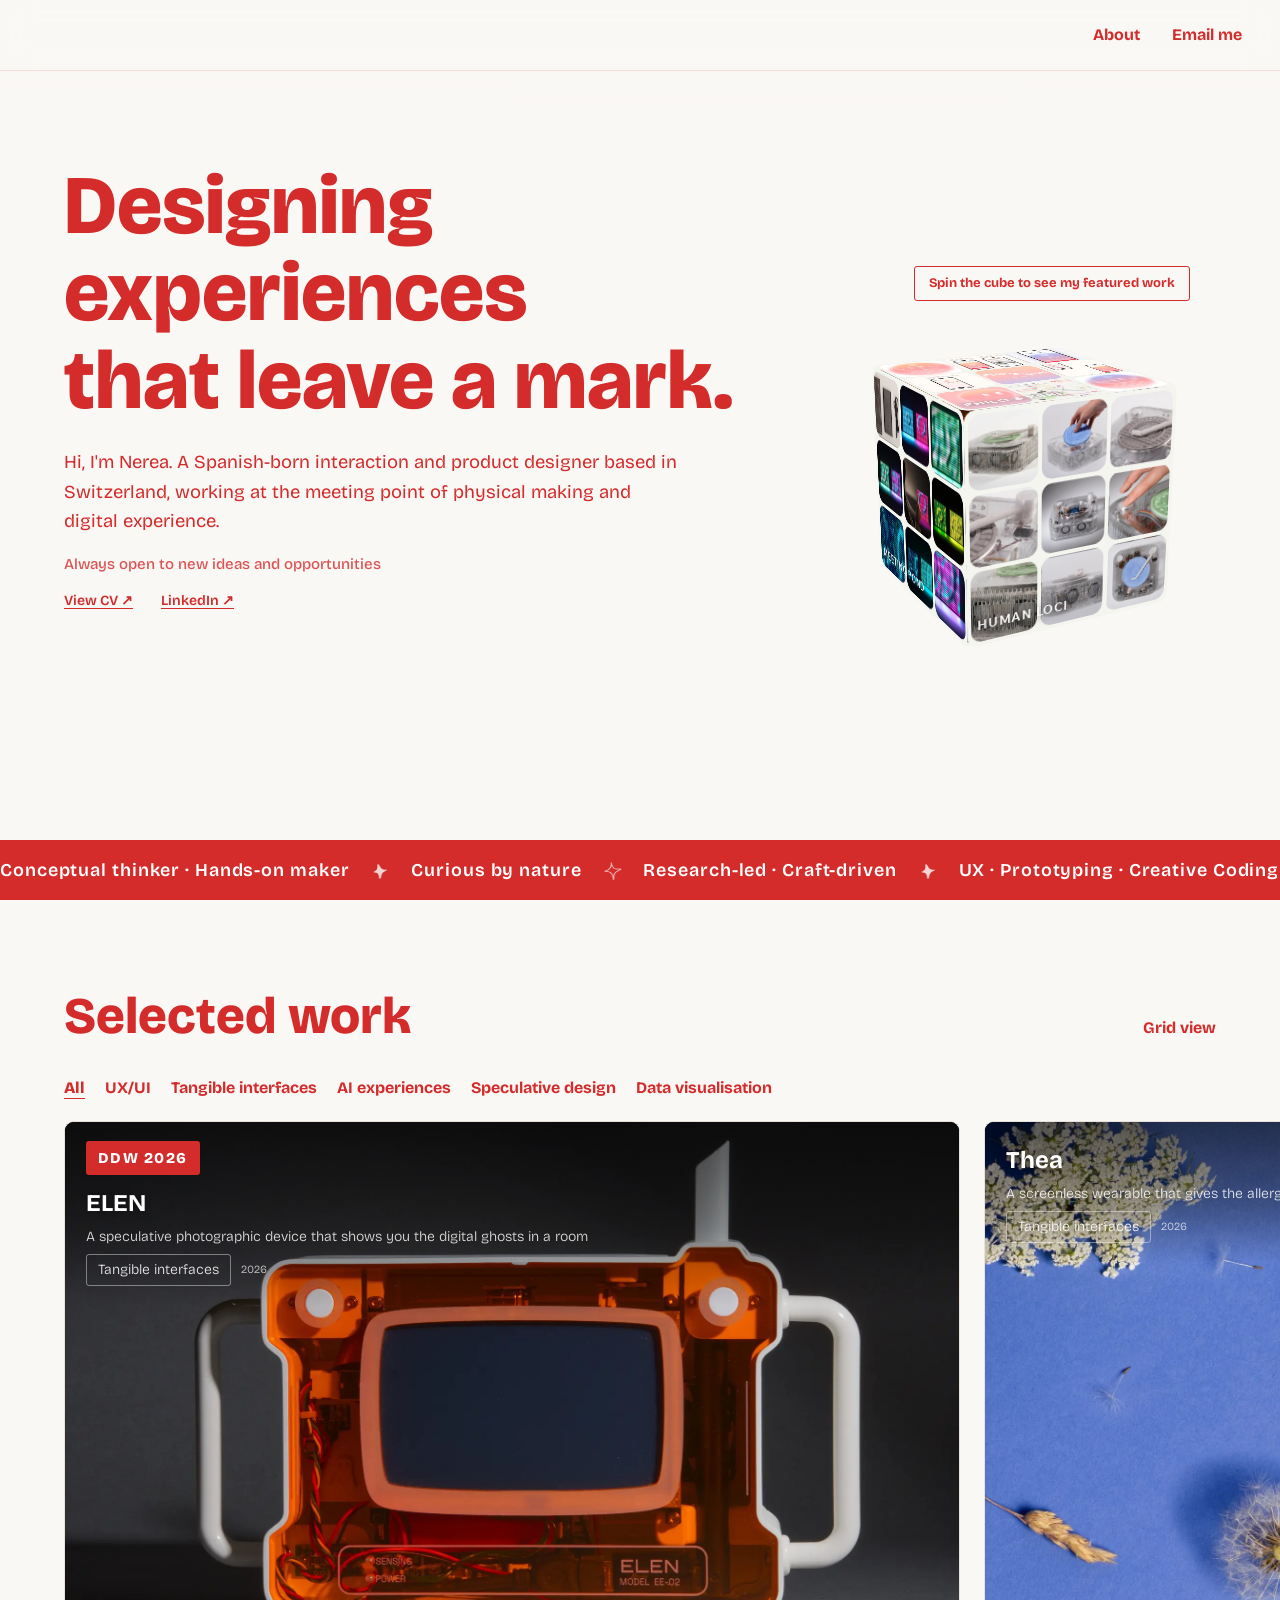
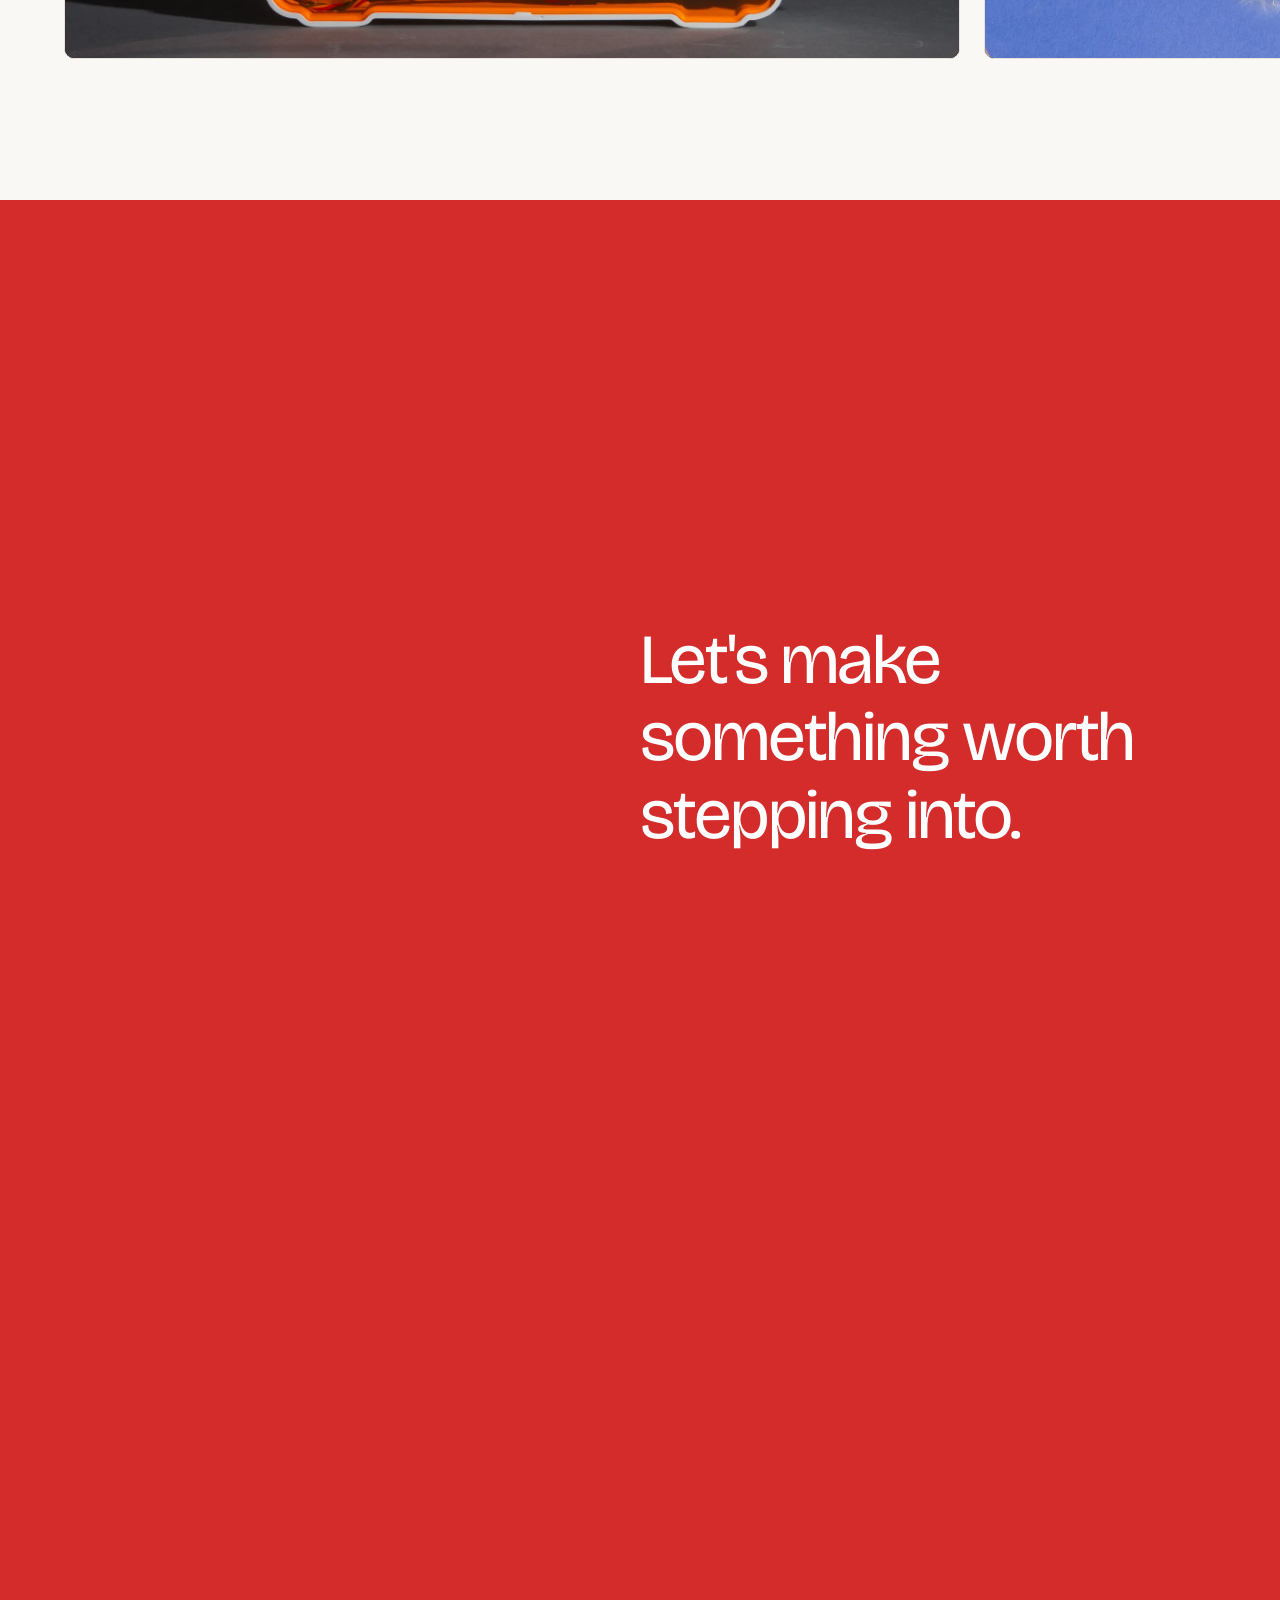
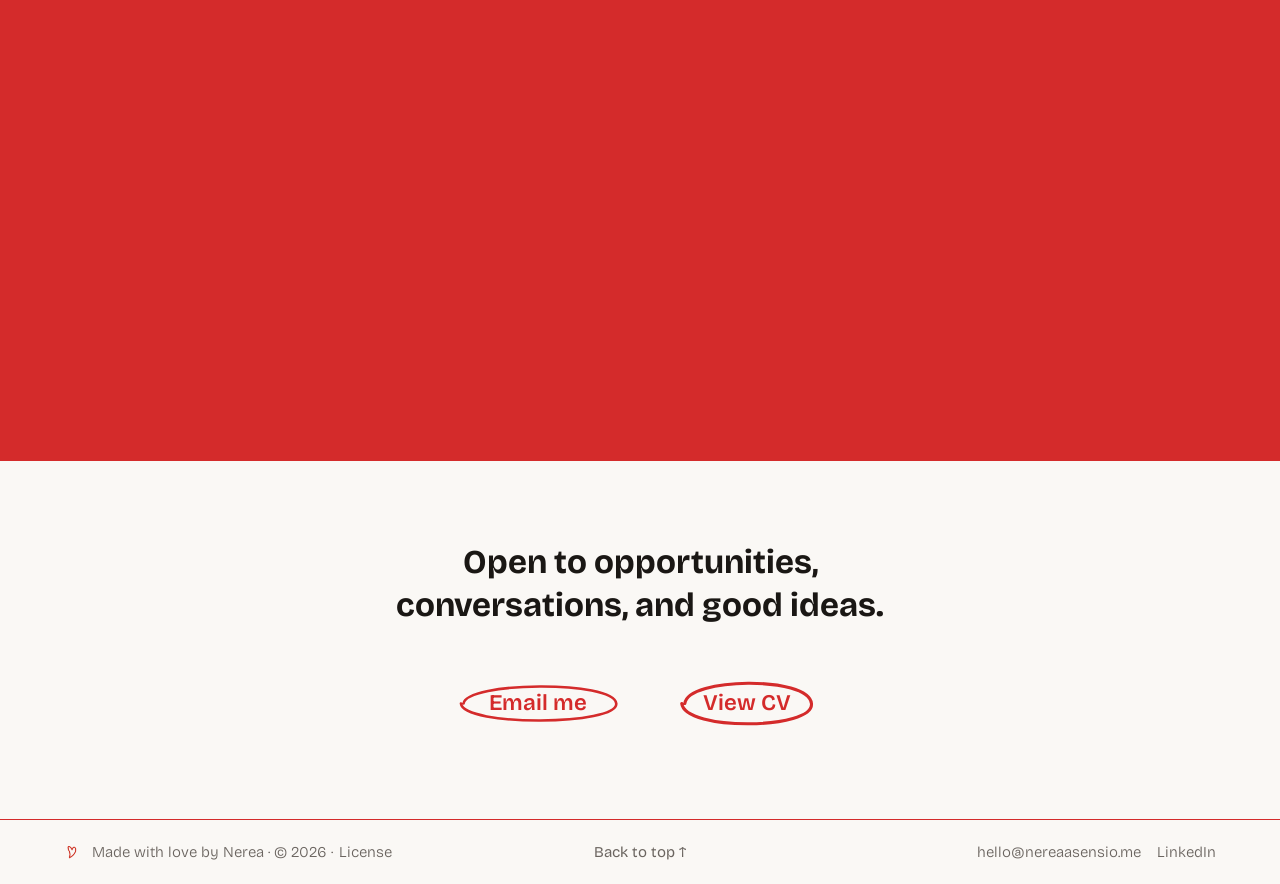
<file: index.html>
<!DOCTYPE html>
<html lang="en">
<head>
  <meta charset="UTF-8" />
  <meta name="viewport" content="width=device-width, initial-scale=1.0" />
  <title>Nerea Asensio — Interaction Designer</title>
  <meta name="description" content="Interaction designer making the invisible tangible — from ambient light objects to adaptive soundscapes. Based in Mendrisio, Switzerland." />

  <!-- Google Fonts: Bricolage Grotesque (display) -->
  <link rel="preconnect" href="https://fonts.googleapis.com" />
  <link rel="preconnect" href="https://fonts.gstatic.com" crossorigin />
  <link href="https://fonts.googleapis.com/css2?family=Bricolage+Grotesque:opsz,wght@12..96,300;12..96,400;12..96,500;12..96,600;12..96,700&display=swap" rel="stylesheet" />

  <link rel="stylesheet" href="style.css" />
</head>
<body>

  <!-- ══════════════════════════════════════
       NAV
  ══════════════════════════════════════ -->
  <nav id="nav" role="navigation" aria-label="Main navigation">
    <ul class="nav-links">
      <li><a href="about.html">About</a></li>
      <li><a href="mailto:hello@nereaasensio.me">Email me</a></li>
    </ul>
  </nav>

  <a href="#hero" id="siteHomeLink" class="nav-brand" aria-label="Nerea Asensio">Nerea Asensio</a>

  <!-- ══════════════════════════════════════
       HERO
  ══════════════════════════════════════ -->
  <section id="hero">
    <div class="hero-inner">
      <p class="hero-label">Interaction and Product Designer</p>
      <h1 class="hero-headline">Designing experiences<br>that leave a mark.</h1>
      <p class="hero-intro">Hi, I'm Nerea. A Spanish-born interaction and product designer based in Switzerland, working at the meeting point of physical making and digital experience.</p>
      <p class="hero-avail">Always open to new ideas and opportunities</p>
      <div class="hero-links">
        <a href="assets/cv/nerea_asensio_designer_cv.pdf"
           class="hero-link" target="_blank" rel="noopener">View CV ↗︎</a>
        <a href="https://www.linkedin.com/in/nerea-a-777526192/"
           class="hero-link" target="_blank" rel="noopener">
           LinkedIn ↗︎</a>
      </div>
    </div>

    <!-- Cube — decorative corner element -->
    <div id="cubeScene" class="cube-scene">
      <div id="cube" class="cube">

        <!-- FRONT: Human Loci -->
        <div class="face face-front">
          <div class="sticker-grid">
            <div class="sticker"></div>
            <div class="sticker"></div>
            <div class="sticker"></div>
            <div class="sticker"></div>
            <div class="sticker"></div>
            <div class="sticker"></div>
            <div class="sticker"></div>
            <div class="sticker"></div>
            <div class="sticker"></div>
          </div>
          <a href="project-detail.html?project=human-loci" class="face-tap-zone" aria-label="Human Loci"></a>
          <div class="face-label">Human Loci</div>
        </div>

        <!-- BACK: ELEN -->
        <div class="face face-back">
          <div class="sticker-grid">
            <div class="sticker"></div>
            <div class="sticker"></div>
            <div class="sticker"></div>
            <div class="sticker"></div>
            <div class="sticker"></div>
            <div class="sticker"></div>
            <div class="sticker"></div>
            <div class="sticker"></div>
            <div class="sticker"></div>
          </div>
          <a href="project-detail.html?project=elen" class="face-tap-zone" aria-label="ELEN"></a>
          <div class="face-label">ELEN</div>
        </div>

        <!-- RIGHT: Adaptune -->
        <div class="face face-right">
          <div class="sticker-grid">
            <div class="sticker"></div>
            <div class="sticker"></div>
            <div class="sticker"></div>
            <div class="sticker"></div>
            <div class="sticker"></div>
            <div class="sticker"></div>
            <div class="sticker"></div>
            <div class="sticker"></div>
            <div class="sticker"></div>
          </div>
          <a href="project-detail.html?project=adaptune" class="face-tap-zone" aria-label="Adaptune"></a>
          <div class="face-label">Adaptune</div>
        </div>

        <!-- LEFT: Meeting Pond -->
        <div class="face face-left">
          <div class="sticker-grid">
            <div class="sticker"></div>
            <div class="sticker"></div>
            <div class="sticker"></div>
            <div class="sticker"></div>
            <div class="sticker"></div>
            <div class="sticker"></div>
            <div class="sticker"></div>
            <div class="sticker"></div>
            <div class="sticker"></div>
          </div>
          <a href="project-detail.html?project=meeting-pond" class="face-tap-zone" aria-label="Meeting Pond"></a>
          <div class="face-label">Meeting Pond</div>
        </div>

        <!-- TOP: Philo & Xeni -->
        <div class="face face-top">
          <div class="sticker-grid">
            <div class="sticker"></div>
            <div class="sticker"></div>
            <div class="sticker"></div>
            <div class="sticker"></div>
            <div class="sticker"></div>
            <div class="sticker"></div>
            <div class="sticker"></div>
            <div class="sticker"></div>
            <div class="sticker"></div>
          </div>
          <a href="project-detail.html?project=philoxenia" class="face-tap-zone" aria-label="Philo and Xeni"></a>
          <div class="face-label">Philo & Xeni</div>
        </div>

        <!-- BOTTOM: Thea -->
        <div class="face face-bottom">
          <div class="sticker-grid">
            <div class="sticker"></div>
            <div class="sticker"></div>
            <div class="sticker"></div>
            <div class="sticker"></div>
            <div class="sticker"></div>
            <div class="sticker"></div>
            <div class="sticker"></div>
            <div class="sticker"></div>
            <div class="sticker"></div>
          </div>
          <a href="project-detail.html?project=thea" class="face-tap-zone" aria-label="Thea"></a>
          <div class="face-label">Thea</div>
        </div>

      </div><!-- /.cube -->
    </div><!-- /.cube-scene -->

    <div class="cube-label" aria-hidden="true">
      Spin the cube to see my featured work
    </div>

    <!-- Marquee strip — last child of hero, sits at the bottom -->
    <div class="marquee-wrap" aria-hidden="true">
    <div class="marquee-track">
      <span class="marquee-inner">Conceptual thinker · Hands-on maker <img src="assets/doodles/webp/glitter_doodle_2.webp" class="msep-img" alt="" aria-hidden="true" /> Curious by nature <img src="assets/doodles/webp/glitter_doodle_1.webp" class="msep-img" alt="" aria-hidden="true" /> Research-led · Craft-driven <img src="assets/doodles/webp/glitter_doodle_2.webp" class="msep-img" alt="" aria-hidden="true" /> UX · Prototyping · Creative Coding · Data Visualisation <img src="assets/doodles/webp/glitter_doodle_1.webp" class="msep-img" alt="" aria-hidden="true" /> From concept to final delivery <img src="assets/doodles/webp/glitter_doodle_2.webp" class="msep-img" alt="" aria-hidden="true" /> MA Interaction Design, SUPSI <img src="assets/doodles/webp/glitter_doodle_1.webp" class="msep-img" alt="" aria-hidden="true" /> Based in Switzerland <img src="assets/doodles/webp/glitter_doodle_2.webp" class="msep-img" alt="" aria-hidden="true" /> Italian · Spanish · English <img src="assets/doodles/webp/glitter_doodle_1.webp" class="msep-img" alt="" aria-hidden="true" /> Born in Barcelona · Always on the move <img src="assets/doodles/webp/glitter_doodle_2.webp" class="msep-img" alt="" aria-hidden="true" /> Dog mum and mountain person <img src="assets/doodles/webp/glitter_doodle_1.webp" class="msep-img" alt="" aria-hidden="true" /> Yoga practitioner <img src="assets/doodles/webp/glitter_doodle_2.webp" class="msep-img" alt="" aria-hidden="true" />&nbsp;</span>
      <span class="marquee-inner" aria-hidden="true">Conceptual thinker · Hands-on maker <img src="assets/doodles/webp/glitter_doodle_2.webp" class="msep-img" alt="" aria-hidden="true" /> Curious by nature <img src="assets/doodles/webp/glitter_doodle_1.webp" class="msep-img" alt="" aria-hidden="true" /> Research-led · Craft-driven <img src="assets/doodles/webp/glitter_doodle_2.webp" class="msep-img" alt="" aria-hidden="true" /> UX · Prototyping · Creative Coding · Data Visualisation <img src="assets/doodles/webp/glitter_doodle_1.webp" class="msep-img" alt="" aria-hidden="true" /> From concept to final delivery <img src="assets/doodles/webp/glitter_doodle_2.webp" class="msep-img" alt="" aria-hidden="true" /> MA Interaction Design, SUPSI <img src="assets/doodles/webp/glitter_doodle_1.webp" class="msep-img" alt="" aria-hidden="true" /> Based in Switzerland <img src="assets/doodles/webp/glitter_doodle_2.webp" class="msep-img" alt="" aria-hidden="true" /> Italian · Spanish · English <img src="assets/doodles/webp/glitter_doodle_1.webp" class="msep-img" alt="" aria-hidden="true" /> Born in Barcelona · Always on the move <img src="assets/doodles/webp/glitter_doodle_2.webp" class="msep-img" alt="" aria-hidden="true" /> Dog mum and mountain person <img src="assets/doodles/webp/glitter_doodle_1.webp" class="msep-img" alt="" aria-hidden="true" /> Yoga practitioner <img src="assets/doodles/webp/glitter_doodle_2.webp" class="msep-img" alt="" aria-hidden="true" />&nbsp;</span>
    </div>
  </div>
  </section>

  <!-- ══════════════════════════════════════
       WORK
  ══════════════════════════════════════ -->
  <section id="work">
    <div class="work-top">
      <p class="section-label">Selected work</p>
      <button class="view-toggle" id="viewToggle">Grid view</button>
    </div>
    <div class="work-filters">
      <button class="filter-btn active" data-filter="all">All</button>
      <button class="filter-btn" data-filter="ux">UX/UI</button>
      <button class="filter-btn" data-filter="tangible">Tangible interfaces</button>
      <button class="filter-btn" data-filter="ai">AI experiences</button>
      <button class="filter-btn" data-filter="speculative">Speculative design</button>
      <button class="filter-btn" data-filter="dataviz">Data visualisation</button>
    </div>
    <div class="work-scroll" id="workScroll">

      <a href="project-detail.html?project=elen"
         class="work-card work-card--featured"
         data-tags="tangible speculative">
        <div class="work-card__img">
          <img src="assets/projects/elen/webp/elen-front.webp"
               alt="ELEN project" />
        </div>
        <div class="work-card__body">
          <span class="work-card__badge">DDW 2026</span>
          <h2 class="work-card__title">ELEN</h2>
          <p class="work-card__desc">A speculative photographic device that shows
          you the digital ghosts in a room</p>
          <div class="work-card__meta">
            <span class="work-card__tag">Tangible interfaces</span>
            <span>2026</span>
          </div>
        </div>
      </a>

      <a href="project-detail.html?project=thea"
         class="work-card"
         data-tags="tangible ux ai speculative">
        <div class="work-card__img">
          <img src="assets/projects/thea/webp/thea-hero.webp"
               alt="Thea project" />
        </div>
        <div class="work-card__body">
          <h2 class="work-card__title">Thea</h2>
          <p class="work-card__desc">A screenless wearable that gives the allergic
          body a new sense</p>
          <div class="work-card__meta">
            <span class="work-card__tag">Tangible interfaces</span>
            <span>2026</span>
          </div>
        </div>
      </a>

      <a href="project-detail.html?project=philoxenia"
         class="work-card"
         data-tags="ux ai">
        <div class="work-card__img">
          <!-- REPLACE WITH MAIN IMAGE -->
          <img src="assets/projects/philoxenia/webp/philoxenia-main1.webp"
               alt="Philo and Xeni project" />
        </div>
        <div class="work-card__body">
          <h2 class="work-card__title">Philo and Xeni</h2>
          <p class="work-card__desc">An AI agentic experience for peer-to-peer
          platforms</p>
          <div class="work-card__meta">
            <span class="work-card__tag">UX/UI</span>
            <span>2026</span>
          </div>
        </div>
      </a>

      <a href="project-detail.html?project=human-loci"
         class="work-card"
         data-tags="tangible">
        <div class="work-card__img">
          <img src="assets/projects/human loci/webp/humanloci-main.webp"
               alt="Human Loci" />
        </div>
        <div class="work-card__body">
          <h2 class="work-card__title">Human Loci</h2>
          <p class="work-card__desc">A turntable that plays the sounds of a place
          from memory</p>
          <div class="work-card__meta">
            <span class="work-card__tag">Tangible interfaces</span>
            <span>2025</span>
          </div>
        </div>
      </a>

      <a href="project-detail.html?project=aura-of-words"
         class="work-card"
         data-tags="dataviz">
        <div class="work-card__img">
          <img src="assets/projects/aura-of-words/webp/aura-map.webp"
               alt="An Aura of Words project" />
        </div>
        <div class="work-card__body">
          <h2 class="work-card__title">An Aura of Words</h2>
          <p class="work-card__desc">Turning Google Reviews of five Lugano parks
          into visual auras</p>
          <div class="work-card__meta">
            <span class="work-card__tag">Data visualisation</span>
            <span>2026</span>
          </div>
        </div>
      </a>

      <a href="project-detail.html?project=meeting-pond"
         class="work-card"
         data-tags="tangible">
        <div class="work-card__img">
          <img src="assets/projects/meeting pond/webp/meetingpond-general1.webp"
               alt="Meeting Pond" />
        </div>
        <div class="work-card__body">
          <h2 class="work-card__title">Meeting Pond</h2>
          <p class="work-card__desc">Two objects that let people
          feel each other's presence across distance</p>
          <div class="work-card__meta">
            <span class="work-card__tag">Tangible interfaces</span>
            <span>2026</span>
          </div>
        </div>
      </a>

      <a href="project-detail.html?project=adaptune"
         class="work-card"
         data-tags="tangible ai speculative">
        <div class="work-card__img">
          <img src="assets/projects/adaptune/webp/adaptune-1.webp"
               alt="Adaptune" />
        </div>
        <div class="work-card__body">
          <h2 class="work-card__title">Adaptune</h2>
          <p class="work-card__desc">An app that builds the soundtrack of your
          life through machine learning</p>
          <div class="work-card__meta">
            <span class="work-card__tag">AI experiences</span>
            <span>2026</span>
          </div>
        </div>
      </a>

      <a href="project-detail.html?project=financial-planning-hub"
         class="work-card"
         data-tags="ux">
        <div class="work-card__img">
          <img src="assets/projects/financial planning hub/webp/main_screen_HR.webp"
               alt="Financial Planning Hub" />
        </div>
        <div class="work-card__body">
          <h2 class="work-card__title">Financial Planning Hub</h2>
          <p class="work-card__desc">UX and interface design
          for a Swiss private bank</p>
          <div class="work-card__meta">
            <span class="work-card__tag">UX/UI</span>
            <span>2025</span>
          </div>
        </div>
      </a>

      <a href="project-detail.html?project=rememberita"
         class="work-card"
         data-tags="tangible ux">
        <div class="work-card__img">
          <img src="assets/projects/rememberita/webp/rememberita-1.webp"
               alt="RemembeRita" />
        </div>
        <div class="work-card__body">
          <h2 class="work-card__title">RemembeRita</h2>
          <p class="work-card__desc">An interactive reminder device for everyday
          use, designed for everyone</p>
          <div class="work-card__meta">
            <span class="work-card__tag">Tangible interfaces</span>
            <span>2026</span>
          </div>
        </div>
      </a>

      <a href="project-detail.html?project=lynx-2-0"
         class="work-card"
         data-tags="ux">
        <div class="work-card__img">
          <img src="assets/projects/lynx 2.0/webp/phone_triplemockup_HR.webp"
               alt="Lynx 2.0" />
        </div>
        <div class="work-card__body">
          <h2 class="work-card__title">Lynx 2.0</h2>
          <p class="work-card__desc">A playful game, made just for the fun of it</p>
          <div class="work-card__meta">
            <span class="work-card__tag">UX/UI</span>
            <span>2025</span>
          </div>
        </div>
      </a>

    </div>
  </section>

  <section id="philosophy" aria-label="Design philosophy">

    <div class="phil-stage">
      <div class="phil-text-wrap">

        <div class="phil-phrase" data-phrase="0" data-side="right">
          <p class="phil-text">I design interactions you can feel, not just use.</p>
        </div>

        <div class="phil-phrase" data-phrase="1" data-side="left">
          <p class="phil-text">For five years I designed spaces people walked into.</p>
        </div>

        <div class="phil-phrase phil-phrase--stack" data-phrase="2" data-side="right">
          <div class="phil-text phil-text--stack">
            <p class="phil-stack-line" data-line="0">That taught me good design</p>
            <p class="phil-stack-line" data-line="1">is something you step inside.</p>
            <p class="phil-stack-line" data-line="2">Now I bring that instinct to screens, objects and signals.</p>
          </div>
        </div>

        <div class="phil-phrase" data-phrase="3" data-side="left">
          <p class="phil-text">Let's make something worth stepping into.</p>
        </div>

      </div>
    </div>

    <div class="phil-mascot" aria-hidden="true">
      <img class="phil-pose" data-pose="0" src="assets/doodles/webp/doodle1.webp" alt="" />
      <img class="phil-pose" data-pose="1" src="assets/doodles/webp/doodle2.webp" alt="" />
      <img class="phil-pose" data-pose="2" src="assets/doodles/webp/doodle3a.webp" alt="" />
      <img class="phil-pose" data-pose="3" src="assets/doodles/webp/doodle3b.webp" alt="" />
      <img class="phil-pose" data-pose="4" src="assets/doodles/webp/doodle3c.webp" alt="" />
      <img class="phil-pose" data-pose="5" src="assets/doodles/webp/doodle4.webp" alt="" />
    </div>

    <div class="phil-trigger" data-phrase="0" data-side="right" data-pose="0"></div>
    <div class="phil-trigger" data-phrase="1" data-side="left"  data-pose="1"></div>
    <div class="phil-trigger" data-phrase="2" data-side="right" data-pose="2" data-stack-pos="0"></div>
    <div class="phil-trigger" data-phrase="2" data-side="right" data-pose="3" data-stack-pos="1"></div>
    <div class="phil-trigger" data-phrase="2" data-side="right" data-pose="4" data-stack-pos="2"></div>
    <div class="phil-trigger" data-phrase="3" data-side="left"  data-pose="5"></div>

  </section>

  <section id="cta" aria-label="Call to action">
    <div class="cta-inner">
      <p class="cta-headline">Open to opportunities,<br>conversations, and good ideas.</p>
      <div class="cta-btns">
        <a href="mailto:hello@nereaasensio.me"
           class="cta-circle-btn">
          <svg viewBox="0 0 140 46" fill="none"
               xmlns="http://www.w3.org/2000/svg">
            <path d="M12,23 C14,6 128,5 130,23
                     C132,40 12,41 10,23"
                  stroke="#D42B2B" stroke-width="2"
                  fill="none" stroke-linecap="round"
                  stroke-linejoin="round"/>
          </svg>
          Email me
        </a>
        <a href="assets/cv/nerea_asensio_designer_cv.pdf"
           class="cta-circle-btn" target="_blank" rel="noopener">
          <svg viewBox="0 0 100 46" fill="none"
               xmlns="http://www.w3.org/2000/svg">
            <path d="M10,23 C12,6 90,5 92,23
                     C94,40 10,41 8,23"
                  stroke="#D42B2B" stroke-width="2"
                  fill="none" stroke-linecap="round"
                  stroke-linejoin="round"/>
          </svg>
          View CV
        </a>
      </div>
    </div>
  </section>

  <!-- ══════════════════════════════════════
       FOOTER
  ══════════════════════════════════════ -->
  <footer>
    <div class="footer-left">
      <img src="assets/doodles/webp/heart_doodle.webp" class="footer-heart" alt="" aria-hidden="true" />
      Made with love by Nerea · © 2026 · <a href="LICENSE" target="_blank" rel="noopener">License</a>
    </div>
    <div class="footer-center">
      <button id="back-top" aria-label="Back to top">Back to top ↑</button>
    </div>
    <div class="footer-right">
      <a href="mailto:hello@nereaasensio.me">hello@nereaasensio.me</a>
      <a href="https://www.linkedin.com/in/nerea-a-777526192/" target="_blank" rel="noopener">LinkedIn</a>
    </div>
  </footer>

  <!-- ══════════════════════════════════════
       JAVASCRIPT
  ══════════════════════════════════════ -->
  <script src="main.js"></script>

</body>
</html>
</file>
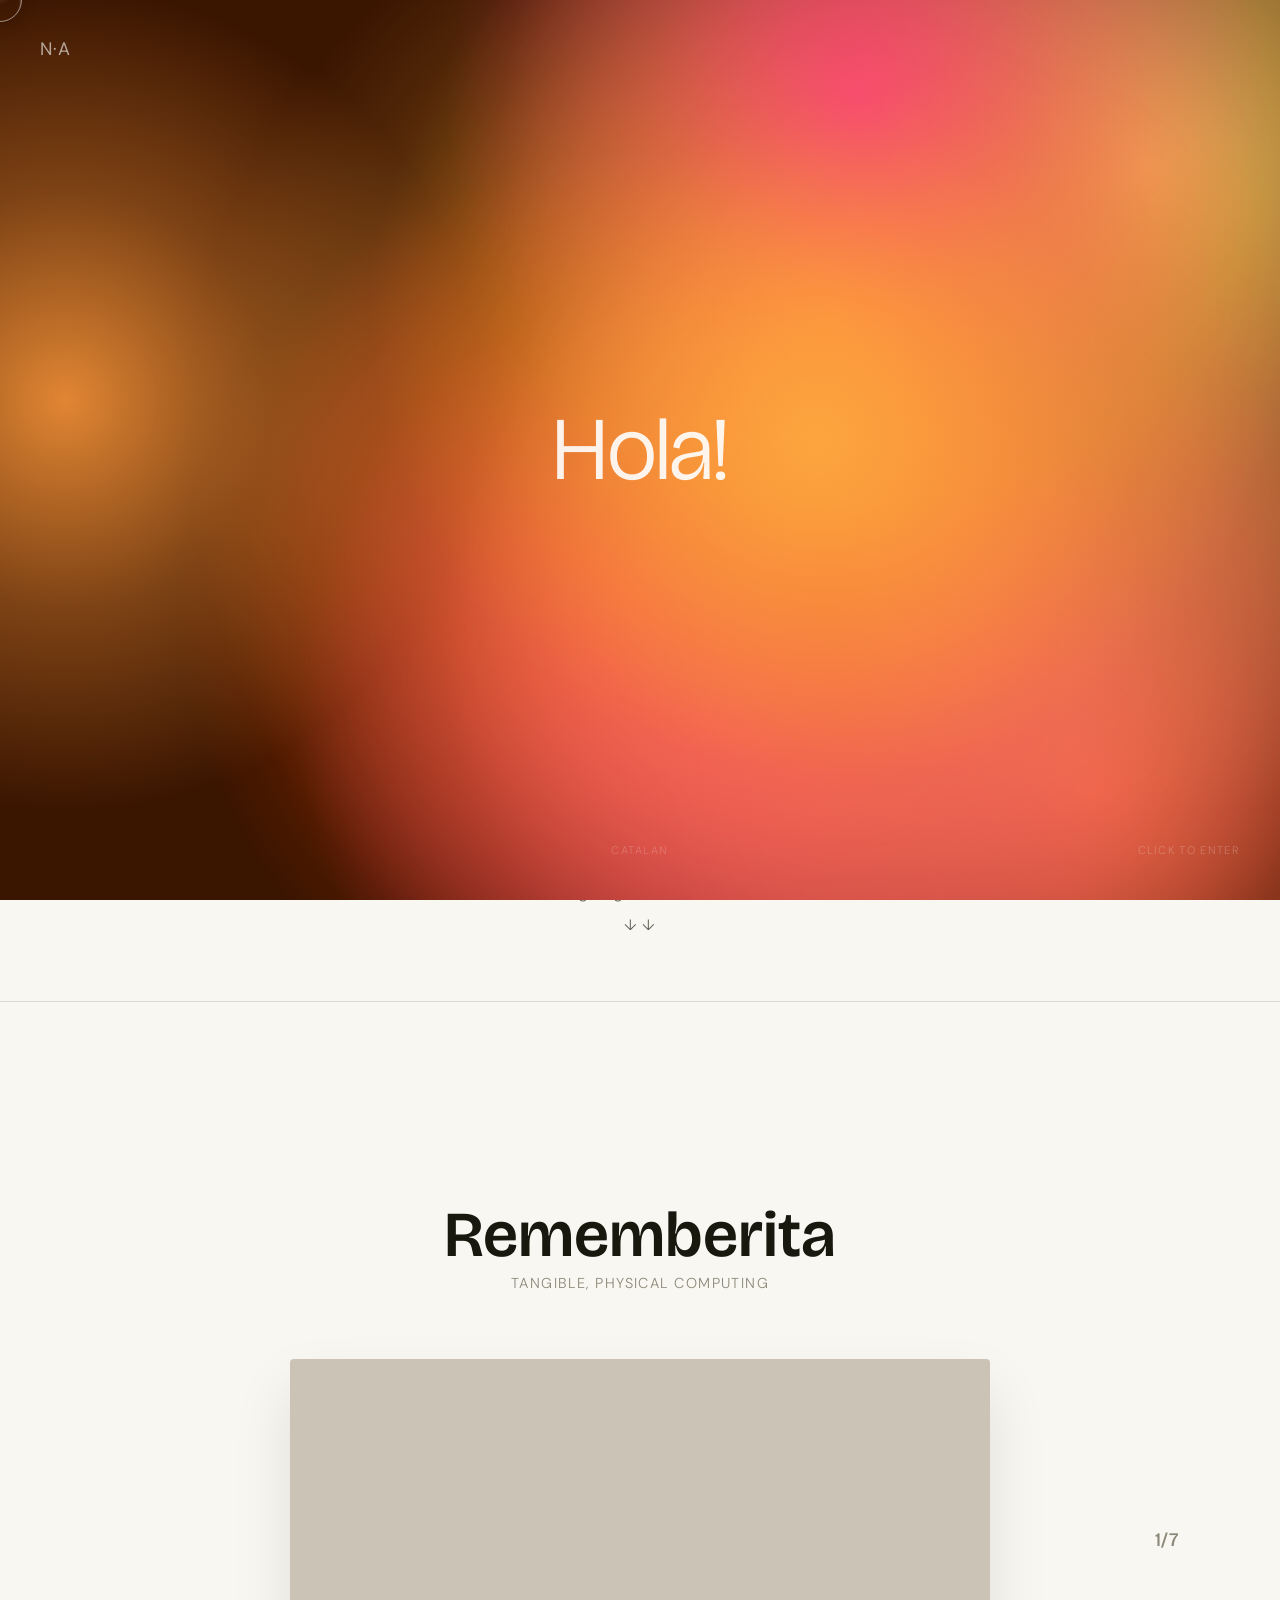
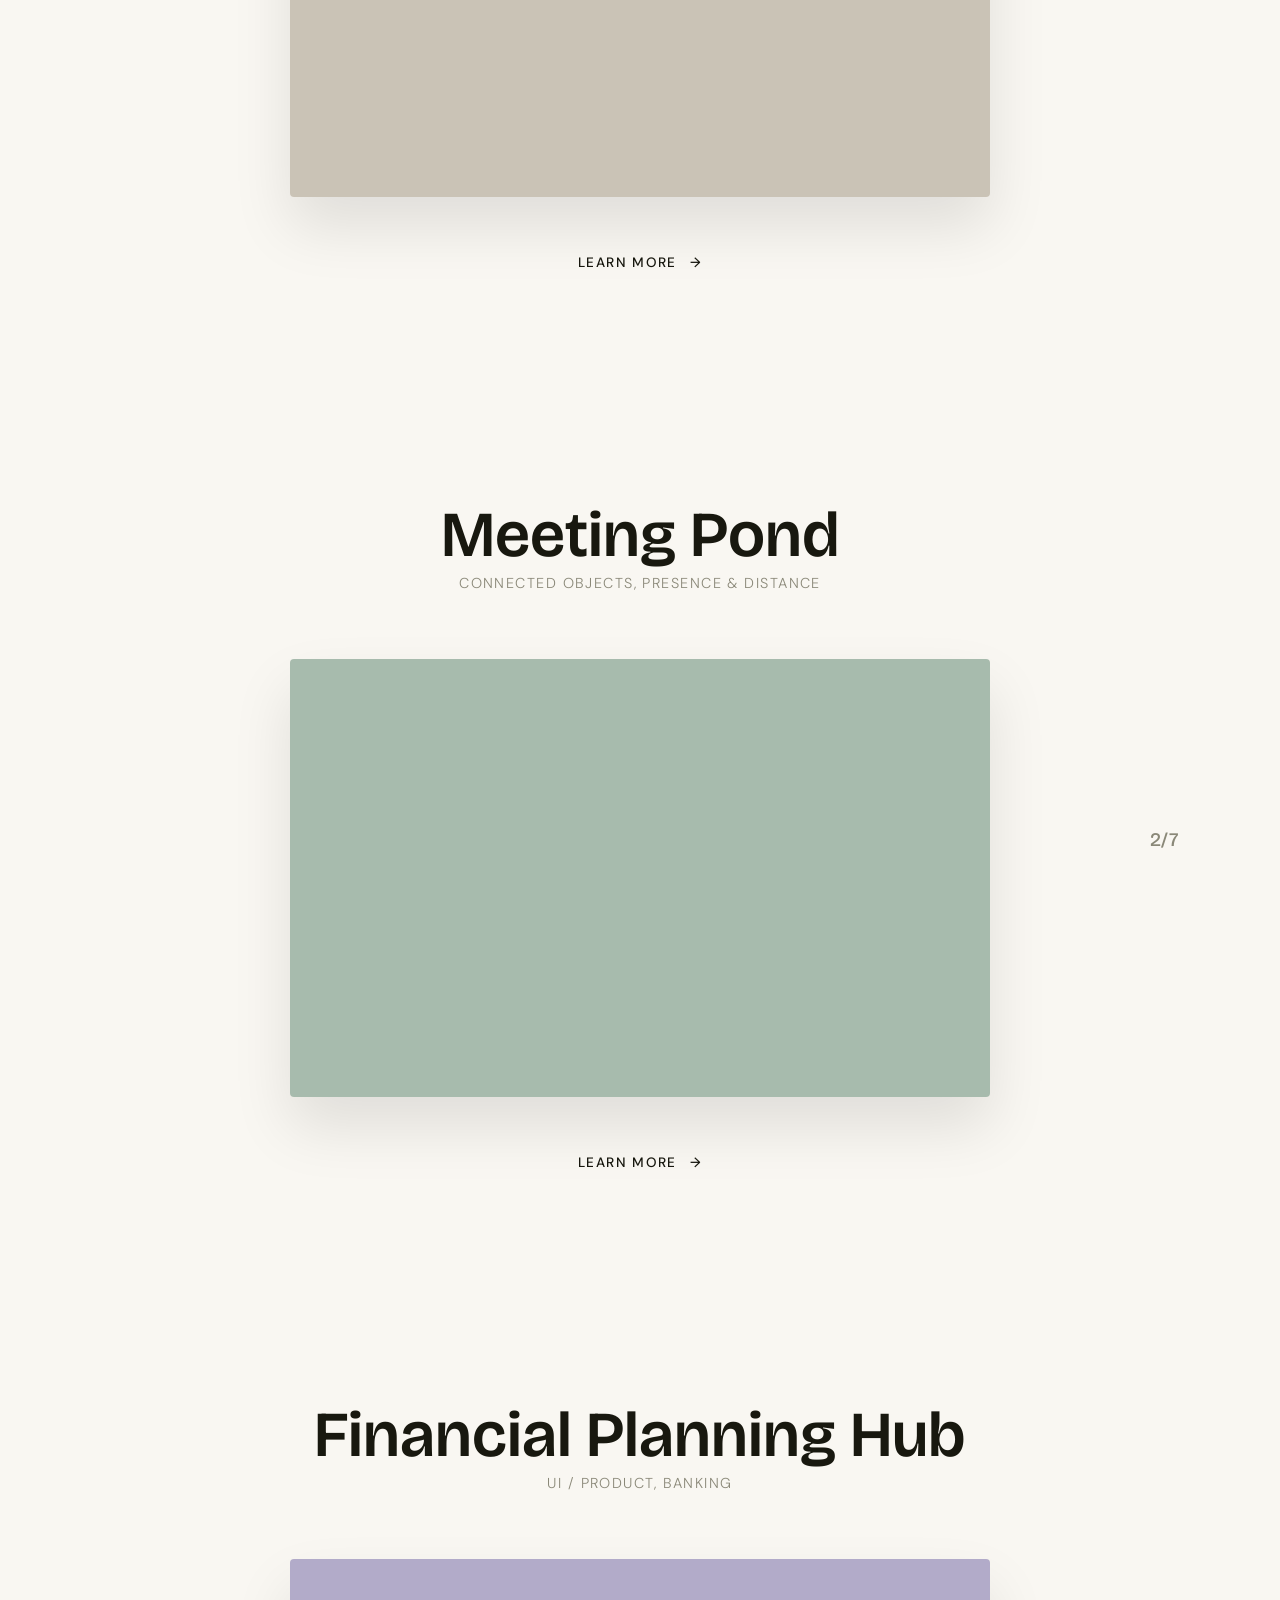
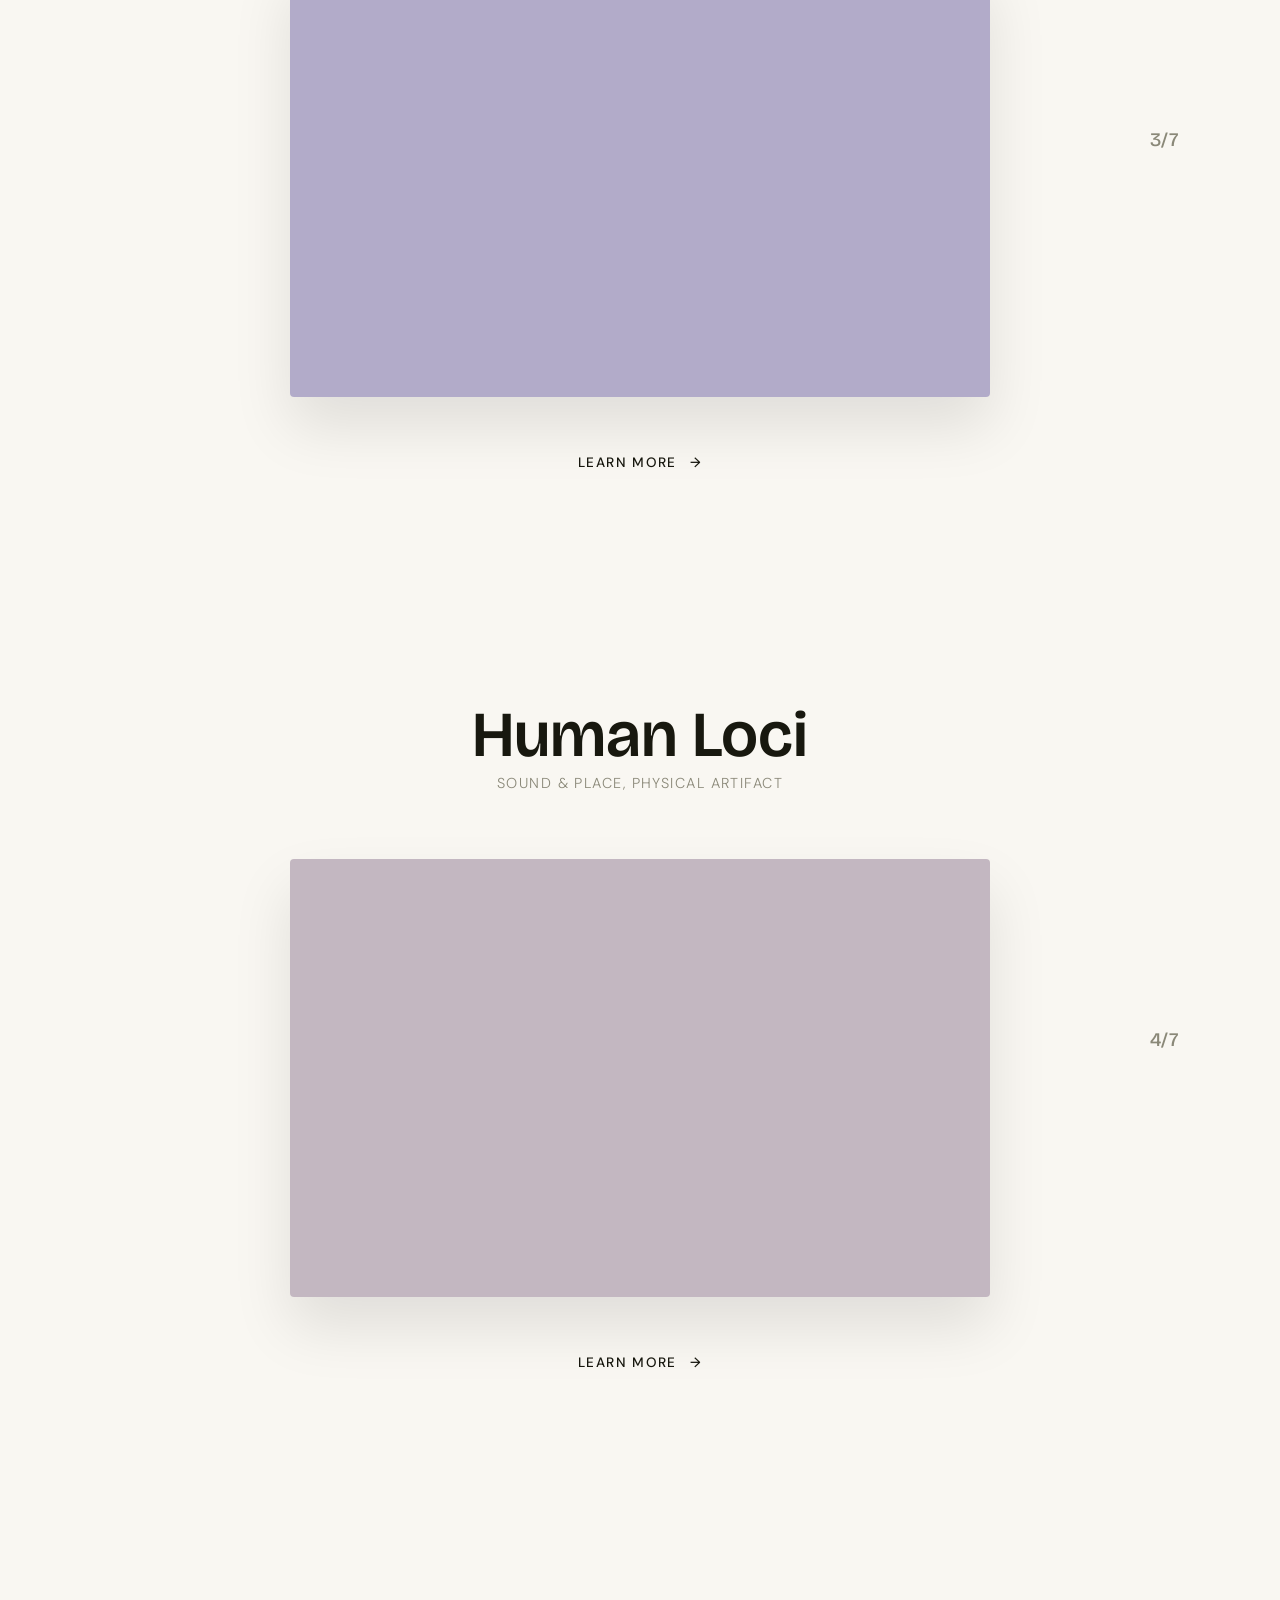
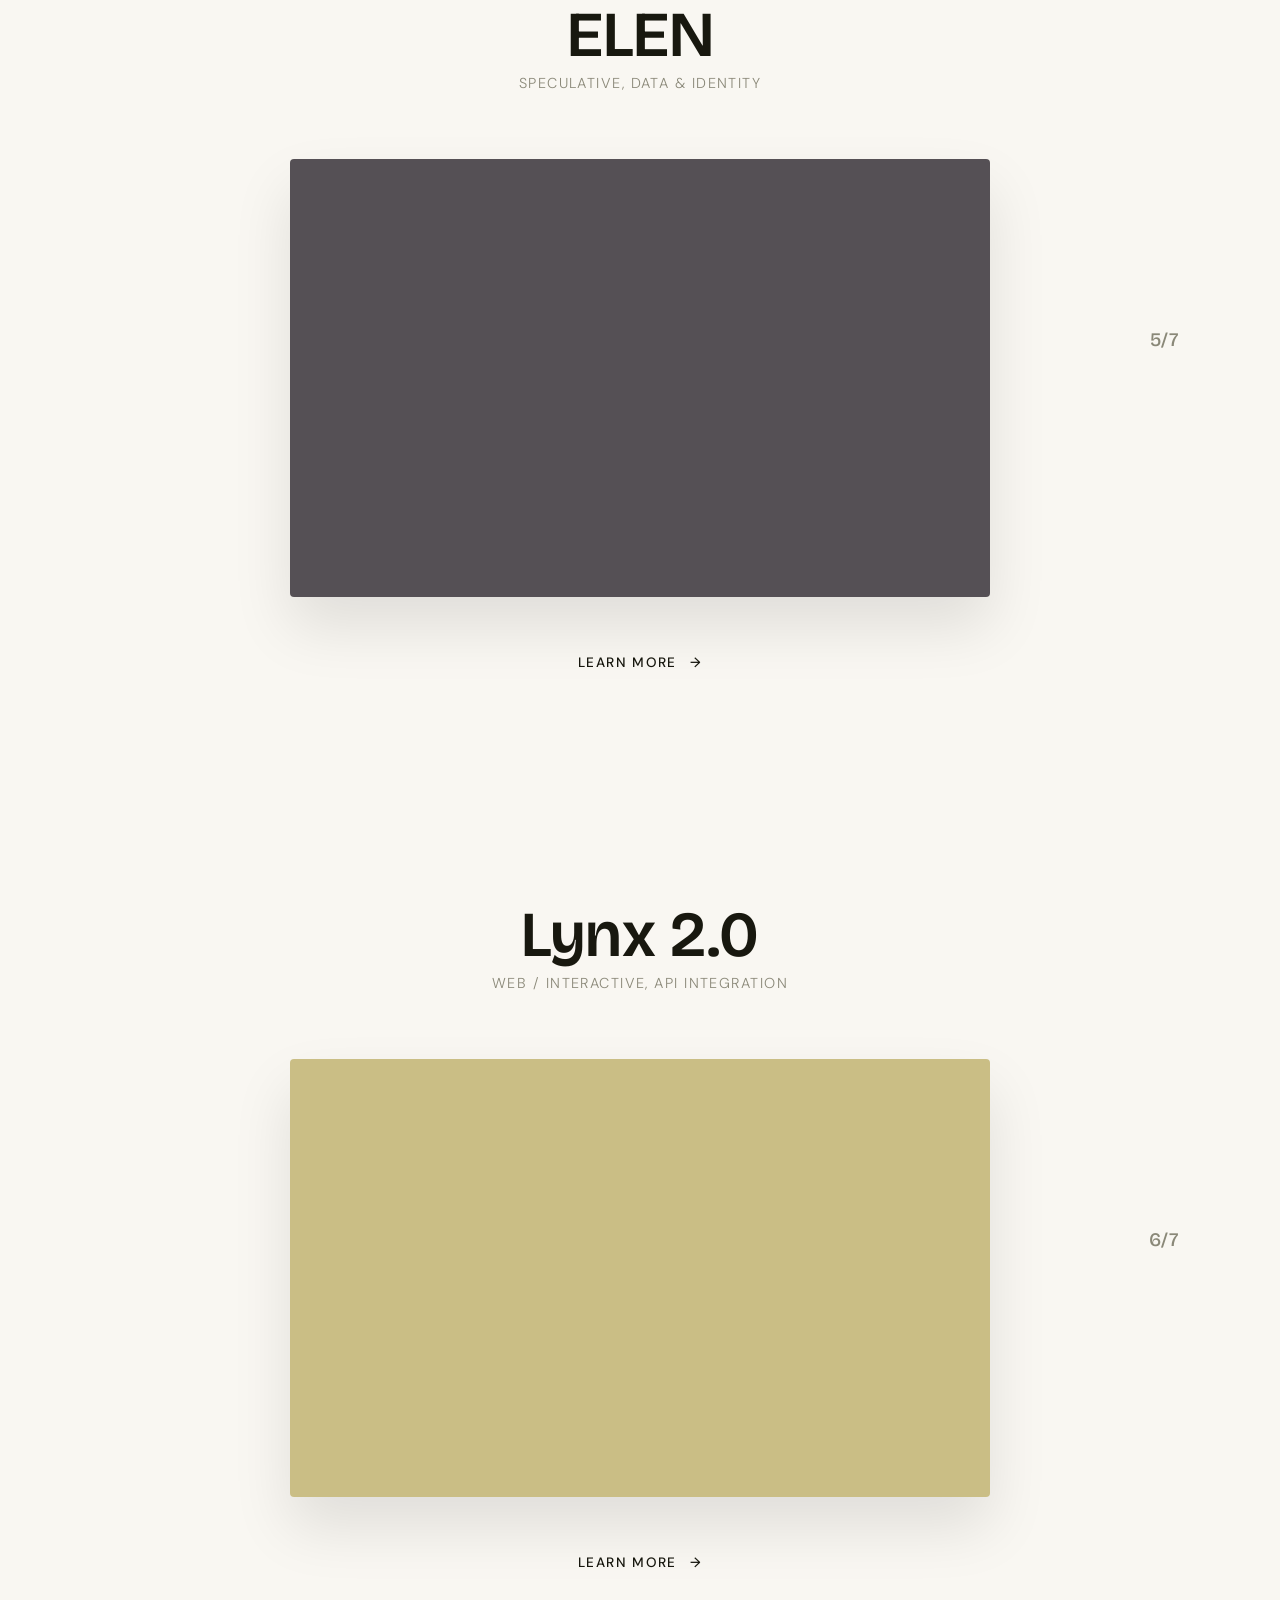
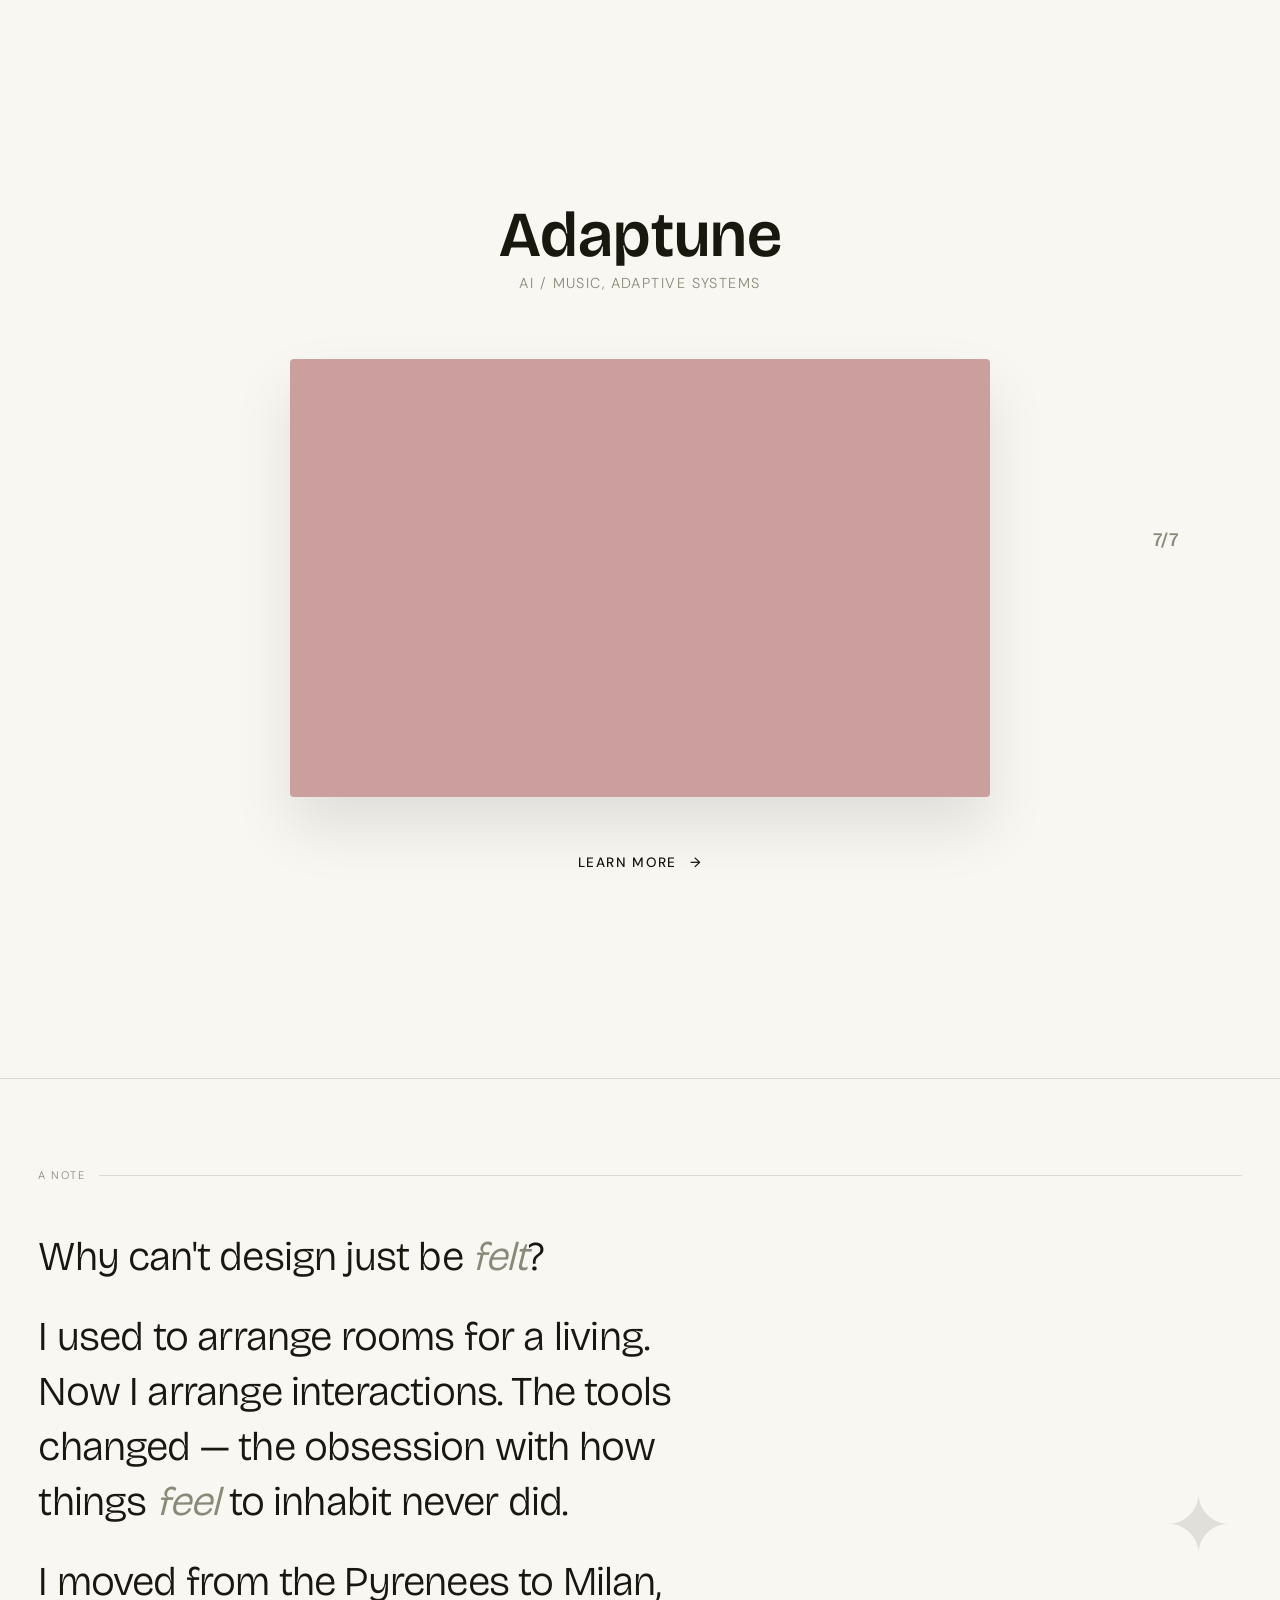
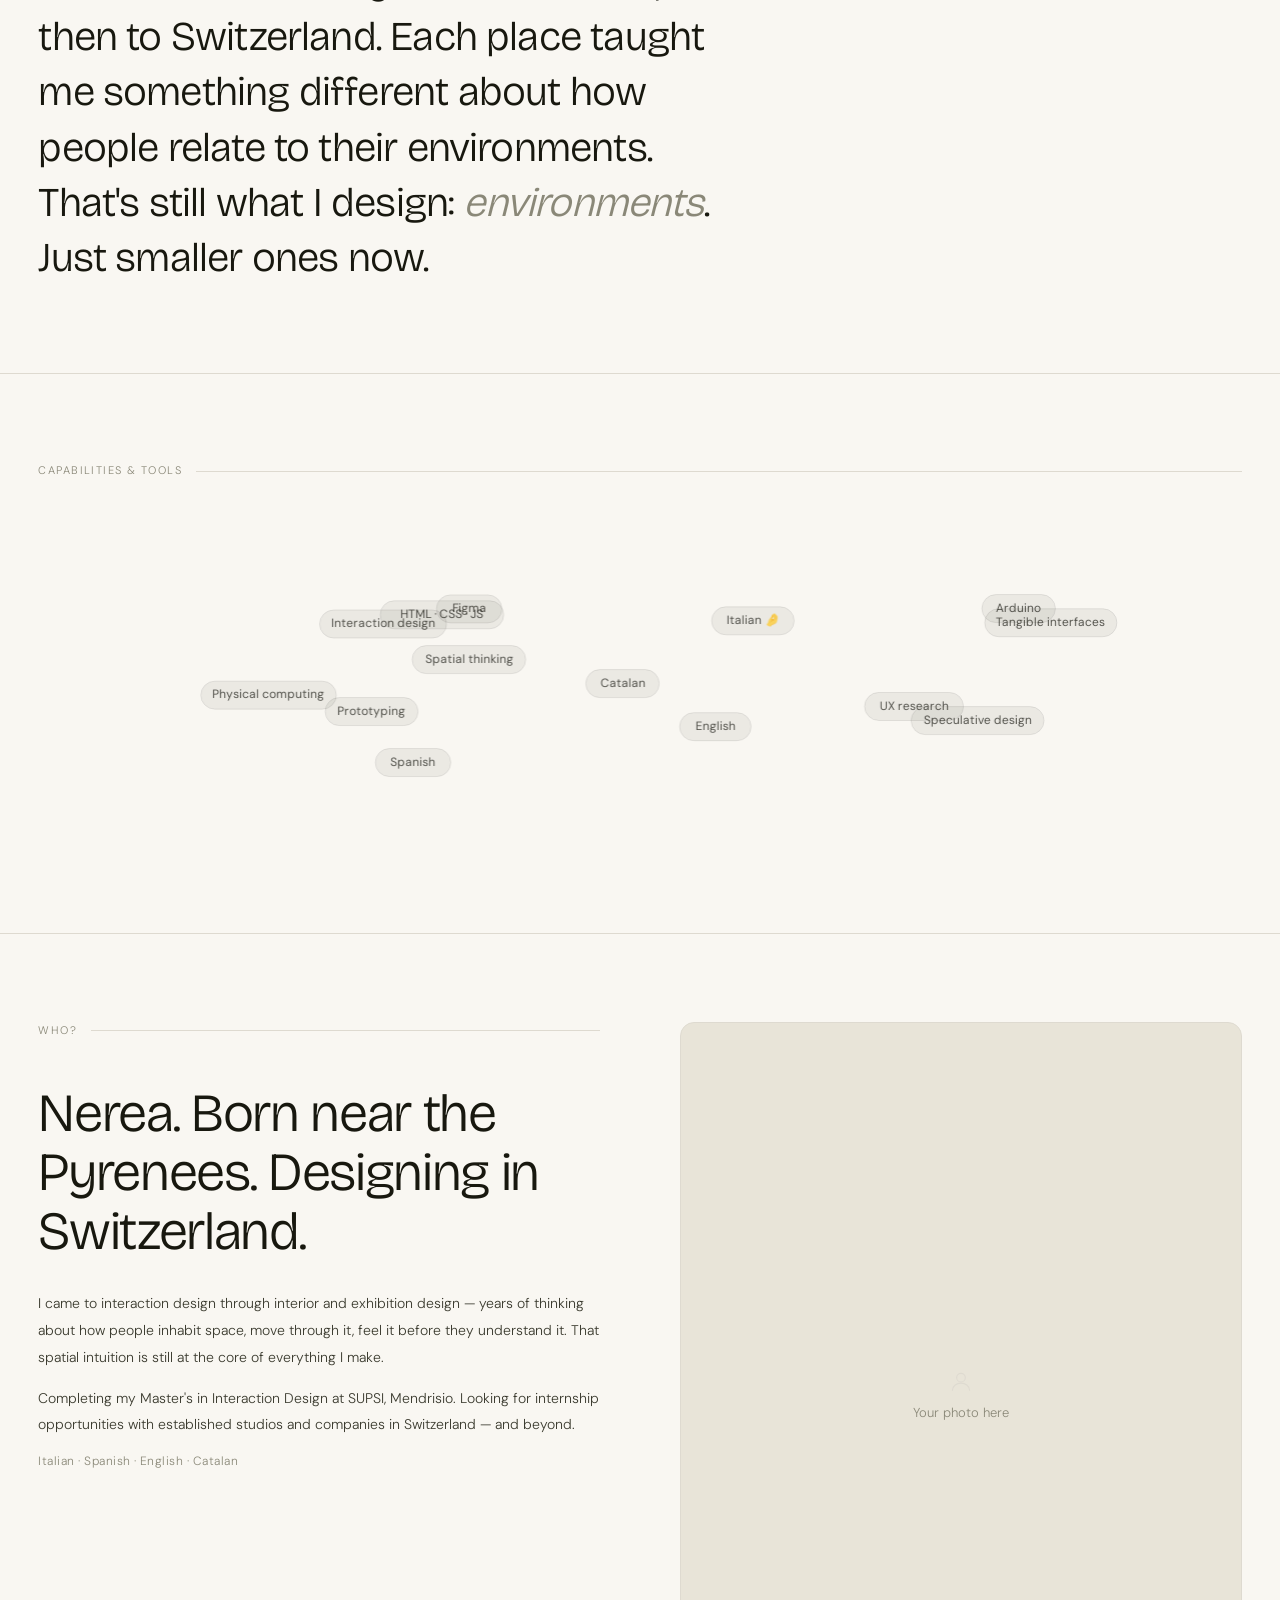
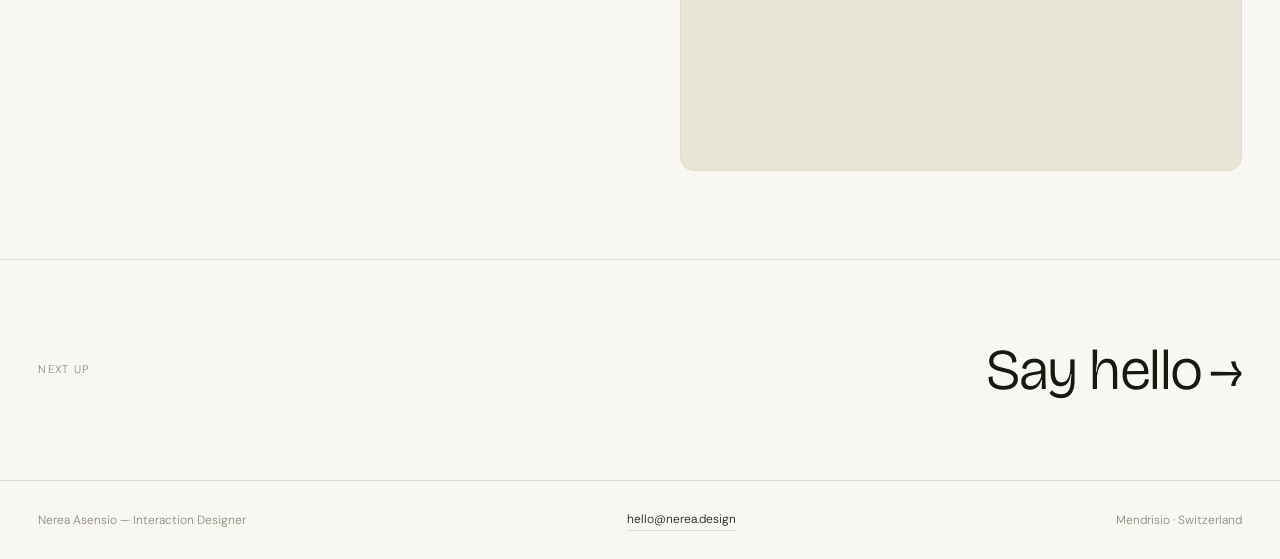
<file: backup-blob-version/index.html>
<!DOCTYPE html>
<html lang="en">
<head>
  <meta charset="UTF-8" />
  <meta name="viewport" content="width=device-width, initial-scale=1.0" />
  <title>Nerea Asensio — Interaction Designer</title>
  <meta name="description" content="Interaction designer making the invisible tangible — from ambient light objects to adaptive soundscapes. Based in Mendrisio, Switzerland." />

  <!-- Google Fonts: Bricolage Grotesque (display) + DM Sans (body) -->
  <link rel="preconnect" href="https://fonts.googleapis.com" />
  <link rel="preconnect" href="https://fonts.gstatic.com" crossorigin />
  <link href="https://fonts.googleapis.com/css2?family=Bricolage+Grotesque:opsz,wght@12..96,300;12..96,400;12..96,500;12..96,600;12..96,700&family=DM+Sans:opsz,wght@9..40,300;9..40,400;9..40,500&display=swap" rel="stylesheet" />

  <link rel="stylesheet" href="style.css" />
</head>
<body>

  <!-- ══════════════════════════════════════
       INTRO SCREEN
  ══════════════════════════════════════ -->
  <div id="intro" role="dialog" aria-label="Intro animation">
    <canvas id="introCanvas" aria-hidden="true"></canvas>
    <div id="intro-logo" aria-label="Nerea Asensio">
      <span id="il-initials" aria-hidden="true">N·A</span>
      <span id="il-fullname" aria-hidden="true"></span>
    </div>
    <span class="hello-word" id="hword" aria-live="polite"></span>
    <span class="intro-lang" id="hlang"></span>
    <span class="intro-skip" aria-label="Click to skip intro">click to enter</span>
  </div>

  <!-- ══════════════════════════════════════
       CUSTOM CURSOR
  ══════════════════════════════════════ -->
  <div id="cur" aria-hidden="true"></div>

  <!-- ══════════════════════════════════════
       FLUID BACKGROUND
  ══════════════════════════════════════ -->
  <canvas id="fluidCanvas" aria-hidden="true"></canvas>

  <!-- ══════════════════════════════════════
       NAV
  ══════════════════════════════════════ -->
  <nav id="nav" role="navigation" aria-label="Main navigation">
    <div class="nav-logo" id="nav-logo" aria-label="Nerea Asensio">
      <span id="nl-initials" aria-hidden="true">N·A</span>
      <span id="nl-fullname" aria-hidden="true"></span>
    </div>
    <ul class="nav-links">
      <li><a href="#work">Work</a></li>
      <li><a href="#who">Who?</a></li>
      <li><a href="#contact">Say Hi :)</a></li>
    </ul>
  </nav>

  <!-- ══════════════════════════════════════
       HERO
  ══════════════════════════════════════ -->
  <section class="hero" id="home" aria-label="Hero">
    <div class="hero-text">
      <h1 class="hero-h1" id="heroH1">
        <span class="r-break">Designing for <em>people</em>,</span>
        <span class="r-break">the <em>moments</em> that shape them,</span>
        <span class="r-break">and the <em>experiences</em> that leave a mark.</span>
      </h1>
      <p class="hero-sub">
        My name is Nerea, I'm a master's student in Interaction Design at SUPSI (CH).
        I work with physical prototypes, digital interfaces
        and connected systems.
      </p>
    </div>
    <div class="scroll-cue" aria-label="Scroll down">
      <span class="scroll-text">It's giving scroll for me!</span>
      <span class="scroll-arrows" aria-hidden="true">↓ ↓</span>
    </div>
  </section>

  <!-- ══════════════════════════════════════
       WORK
  ══════════════════════════════════════ -->
  <section id="work" aria-label="Selected work">
    <div class="work-timeline" id="workTimeline">
      <!-- Generated by JS: <div class="timeline-line"></div> x NumProjects -->
    </div>

    <div class="plist" id="pList">

      <!-- PROJECT 01 -->
      <section class="project-section" data-index="1" data-total="7" data-color="#C8C0B0">
        <div class="project-inner">
          <div class="project-header">
            <h2 class="project-title">Rememberita</h2>
            <p class="project-type">Tangible, Physical computing</p>
          </div>
          
          <div class="project-media">
            <div class="project-img-container">
              <!-- Placeholder for actual image -->
              <div class="project-img-placeholder" style="background-color: #C8C0B0;"></div>
            </div>
          </div>

          <div class="project-footer">
            <a href="#" class="learn-more">
              LEARN MORE <span class="arrow">→</span>
            </a>
          </div>

          <div class="project-pagination">
            <span class="p-current">1</span>/<span class="p-total">7</span>
          </div>
        </div>
      </section>

      <!-- PROJECT 02 -->
      <section class="project-section" data-index="2" data-total="7" data-color="#9BB5A4">
        <div class="project-inner">
          <div class="project-header">
            <h2 class="project-title">Meeting Pond</h2>
            <p class="project-type">Connected objects, Presence & distance</p>
          </div>
          
          <div class="project-media">
            <div class="project-img-container">
              <div class="project-img-placeholder" style="background-color: #9BB5A4;"></div>
            </div>
          </div>

          <div class="project-footer">
            <a href="#" class="learn-more">
              LEARN MORE <span class="arrow">→</span>
            </a>
          </div>

          <div class="project-pagination">
            <span class="p-current">2</span>/<span class="p-total">7</span>
          </div>
        </div>
      </section>

      <!-- PROJECT 03 -->
      <section class="project-section" data-index="3" data-total="7" data-color="#A8A0C8">
        <div class="project-inner">
          <div class="project-header">
            <h2 class="project-title">Financial Planning Hub</h2>
            <p class="project-type">UI / Product, Banking</p>
          </div>
          
          <div class="project-media">
            <div class="project-img-container">
              <div class="project-img-placeholder" style="background-color: #A8A0C8;"></div>
            </div>
          </div>

          <div class="project-footer">
            <a href="#" class="learn-more">
              LEARN MORE <span class="arrow">→</span>
            </a>
          </div>

          <div class="project-pagination">
            <span class="p-current">3</span>/<span class="p-total">7</span>
          </div>
        </div>
      </section>

      <!-- PROJECT 04 -->
      <section class="project-section" data-index="4" data-total="7" data-color="#C0B0BE">
        <div class="project-inner">
          <div class="project-header">
            <h2 class="project-title">Human Loci</h2>
            <p class="project-type">Sound & place, Physical artifact</p>
          </div>
          
          <div class="project-media">
            <div class="project-img-container">
              <div class="project-img-placeholder" style="background-color: #C0B0BE;"></div>
            </div>
          </div>

          <div class="project-footer">
            <a href="#" class="learn-more">
              LEARN MORE <span class="arrow">→</span>
            </a>
          </div>

          <div class="project-pagination">
            <span class="p-current">4</span>/<span class="p-total">7</span>
          </div>
        </div>
      </section>

      <!-- PROJECT 05 -->
      <section class="project-section" data-index="5" data-total="7" data-color="#2E2830">
        <div class="project-inner">
          <div class="project-header">
            <h2 class="project-title">ELEN</h2>
            <p class="project-type">Speculative, Data & identity</p>
          </div>
          
          <div class="project-media">
            <div class="project-img-container">
              <div class="project-img-placeholder" style="background-color: #2E2830;"></div>
            </div>
          </div>

          <div class="project-footer">
            <a href="#" class="learn-more">
              LEARN MORE <span class="arrow">→</span>
            </a>
          </div>

          <div class="project-pagination">
            <span class="p-current">5</span>/<span class="p-total">7</span>
          </div>
        </div>
      </section>

      <!-- PROJECT 06 -->
      <section class="project-section" data-index="6" data-total="7" data-color="#C8B870">
        <div class="project-inner">
          <div class="project-header">
            <h2 class="project-title">Lynx 2.0</h2>
            <p class="project-type">Web / interactive, API integration</p>
          </div>
          
          <div class="project-media">
            <div class="project-img-container">
              <div class="project-img-placeholder" style="background-color: #C8B870;"></div>
            </div>
          </div>

          <div class="project-footer">
            <a href="#" class="learn-more">
              LEARN MORE <span class="arrow">→</span>
            </a>
          </div>

          <div class="project-pagination">
            <span class="p-current">6</span>/<span class="p-total">7</span>
          </div>
        </div>
      </section>

      <!-- PROJECT 07 -->
      <section class="project-section" data-index="7" data-total="7" data-color="#C89090">
        <div class="project-inner">
          <div class="project-header">
            <h2 class="project-title">Adaptune</h2>
            <p class="project-type">AI / music, Adaptive systems</p>
          </div>
          
          <div class="project-media">
            <div class="project-img-container">
              <div class="project-img-placeholder" style="background-color: #C89090;"></div>
            </div>
          </div>

          <div class="project-footer">
            <a href="#" class="learn-more">
              LEARN MORE <span class="arrow">→</span>
            </a>
          </div>

          <div class="project-pagination">
            <span class="p-current">7</span>/<span class="p-total">7</span>
          </div>
        </div>
      </section>

    </div><!-- /.plist -->
  </section>

  <!-- ══════════════════════════════════════
       PERSONAL NOTE / QUOTE
       TODO: rewrite this text with Nerea
  ══════════════════════════════════════ -->
  <section id="note" aria-label="A personal note">
    <p class="sec-label">A note</p>
    <div class="note-inner">
      <div class="note-body">
        <p>Why can't design just be <em>felt</em>?</p>
        <p>I used to arrange rooms for a living. Now I arrange interactions.
        The tools changed — the obsession with how things <em>feel</em>
        to inhabit never did.</p>
        <p>I moved from the Pyrenees to Milan, then to Switzerland.
        Each place taught me something different about how people
        relate to their environments.
        That's still what I design: <em>environments</em>.
        Just smaller ones now.</p>
      </div>
    </div>
    <!-- Replace ✦ with an SVG doodle or illustration later -->
    <div class="note-doodle" aria-hidden="true">✦</div>
  </section>

  <!-- ══════════════════════════════════════
       SKILLS BUBBLES
  ══════════════════════════════════════ -->
  <section id="skills" aria-label="Capabilities and tools">
    <p class="sec-label">Capabilities & tools</p>
    <canvas id="bubblesCanvas" aria-label="Interactive floating skill tags — hover to push them"></canvas>
  </section>

  <!-- ══════════════════════════════════════
       WHO?
  ══════════════════════════════════════ -->
  <section id="who" aria-label="About Nerea">
    <div class="who-left">
      <p class="sec-label">Who?</p>
      <h2 class="who-q" id="whoQ">
        <span class="r-break">Nerea.</span>
        <span class="r-break">Born near the Pyrenees.</span>
        <span class="r-break">Designing in Switzerland.</span>
      </h2>
      <p class="who-body">
        I came to interaction design through interior and exhibition design —
        years of thinking about how people inhabit space, move through it,
        feel it before they understand it. That spatial intuition is still
        at the core of everything I make.
      </p>
      <p class="who-body">
        Completing my Master's in Interaction Design at SUPSI, Mendrisio.
        Looking for internship opportunities with established studios and
        companies in Switzerland — and beyond.
      </p>
      <p class="who-lang">Italian · Spanish · English · Catalan</p>
    </div>
    <div class="who-right">
      <div class="photo-frame">
        <!-- Replace contents with: <img src="assets/images/nerea.jpg" alt="Nerea Asensio" /> -->
        <svg viewBox="0 0 24 24" fill="none" stroke-width="1" aria-hidden="true">
          <circle cx="12" cy="8" r="4"/>
          <path d="M4 20c0-4 3.6-7 8-7s8 3 8 7"/>
        </svg>
        <span>Your photo here</span>
      </div>
    </div>
  </section>

  <!-- ══════════════════════════════════════
       NEXT BAND
  ══════════════════════════════════════ -->
  <div id="next-band">
    <span class="next-hint">Next up</span>
    <a href="#contact" class="next-link">
      Say hello <span class="next-arr" aria-hidden="true">→</span>
    </a>
  </div>

  <!-- ══════════════════════════════════════
       FOOTER / CONTACT
  ══════════════════════════════════════ -->
  <footer id="contact" role="contentinfo">
    <span>Nerea Asensio — Interaction Designer</span>
    <a href="mailto:hello@nerea.design" class="fmail">hello@nerea.design</a>
    <span>Mendrisio · Switzerland</span>
  </footer>


  <!-- ══════════════════════════════════════
       JAVASCRIPT
  ══════════════════════════════════════ -->
  <script src="main.js"></script>

</body>
</html>
</file>
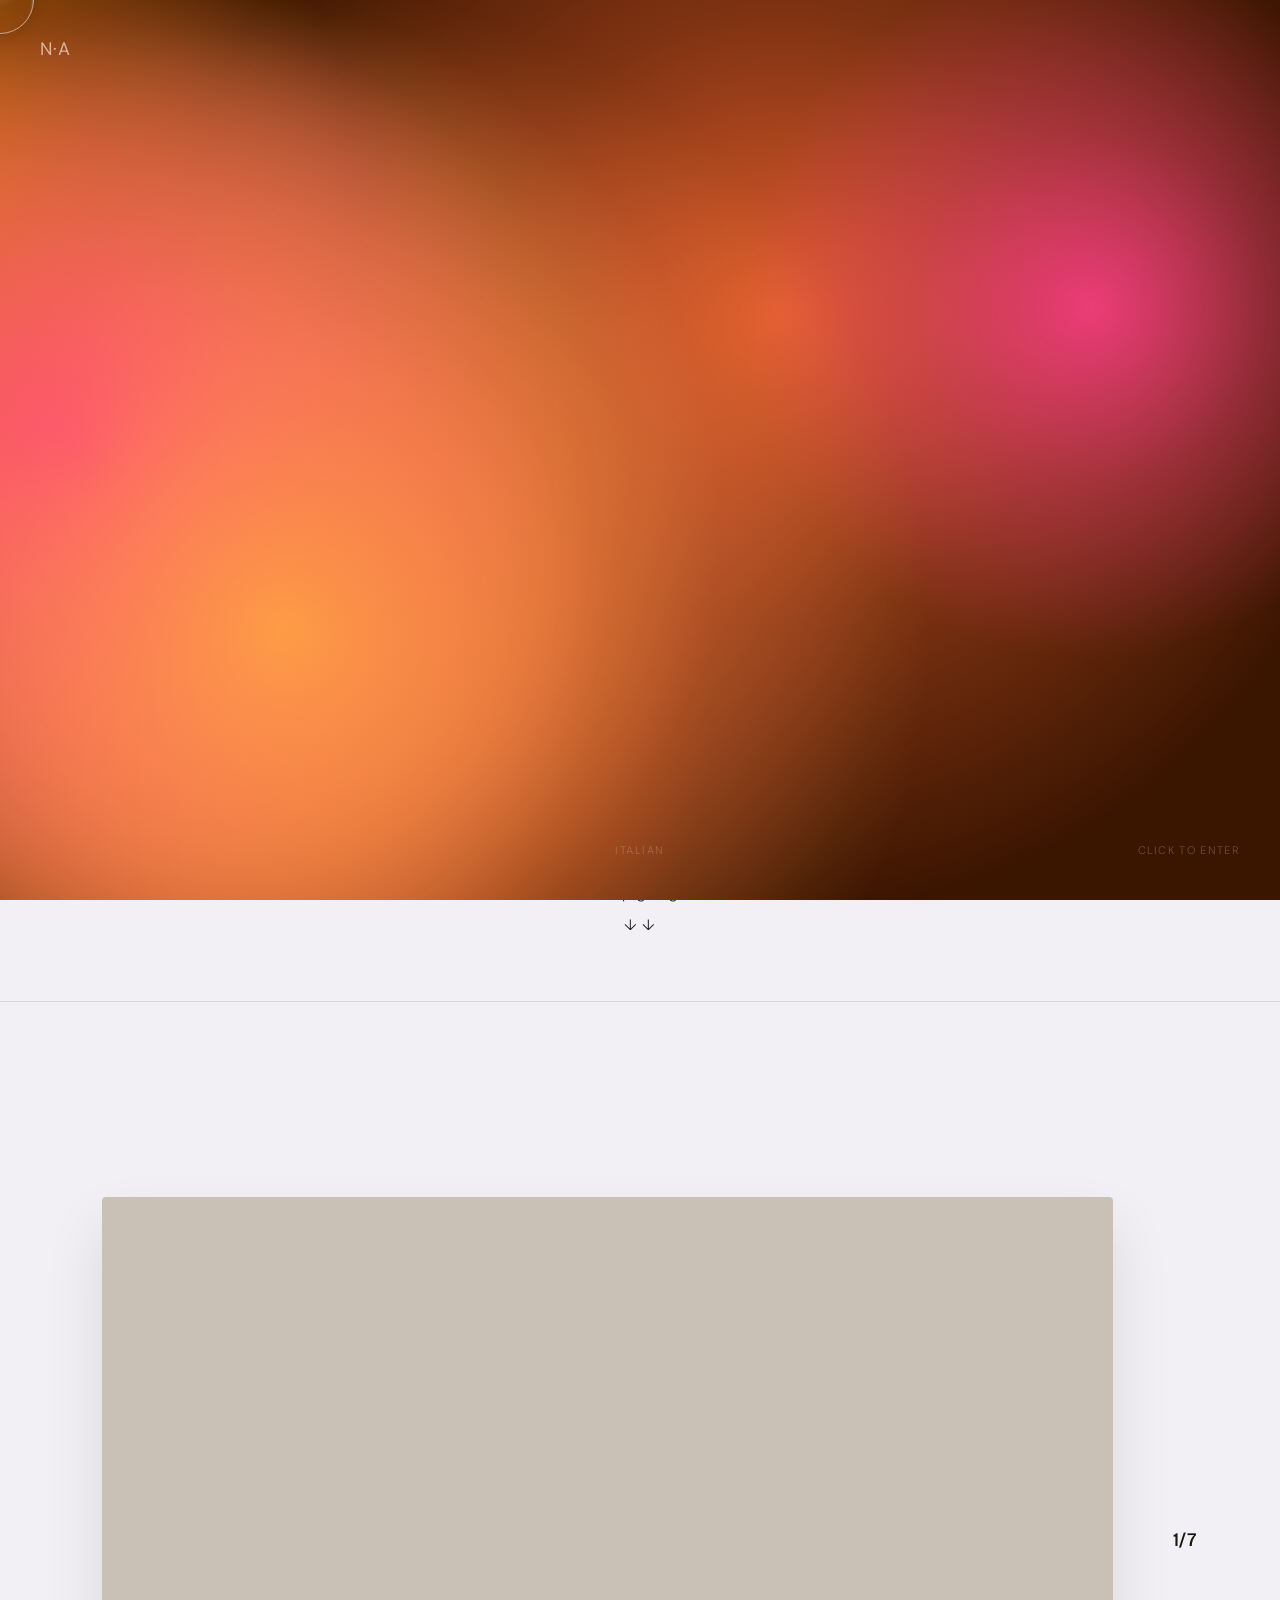
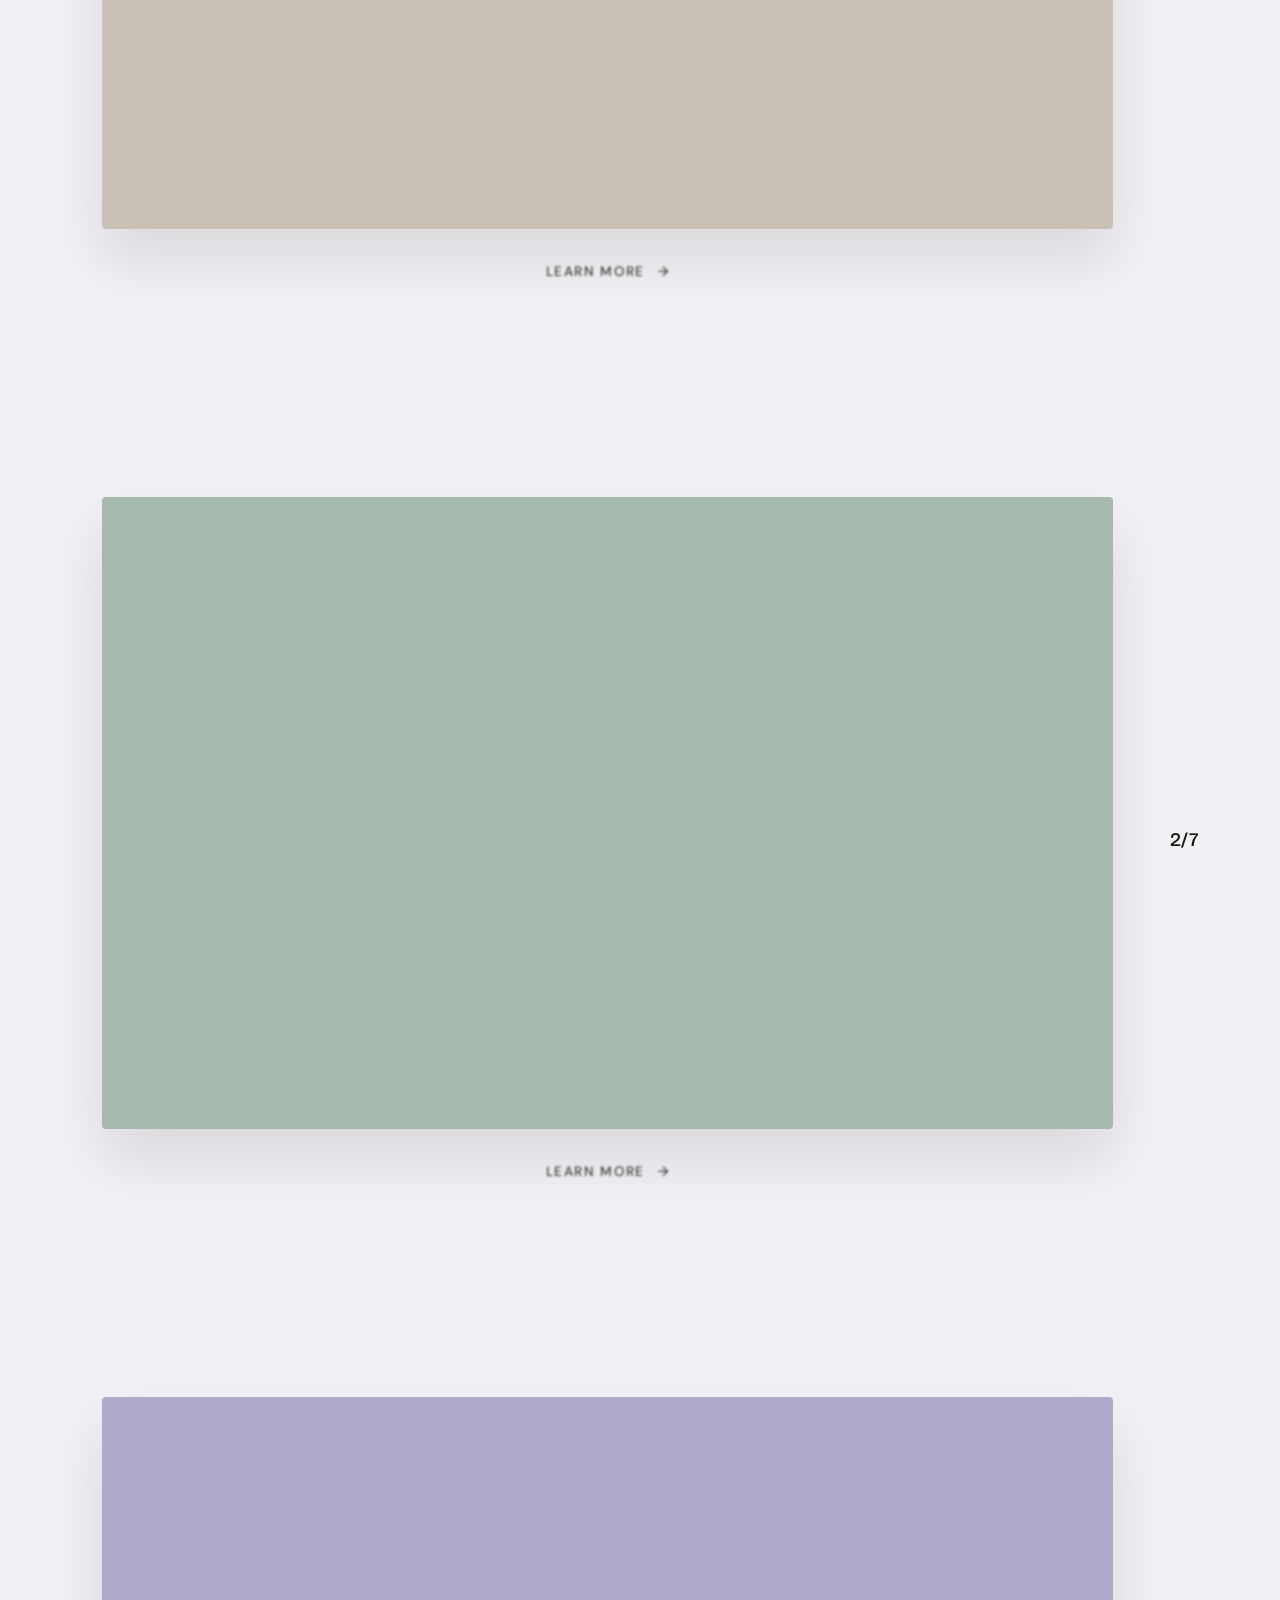
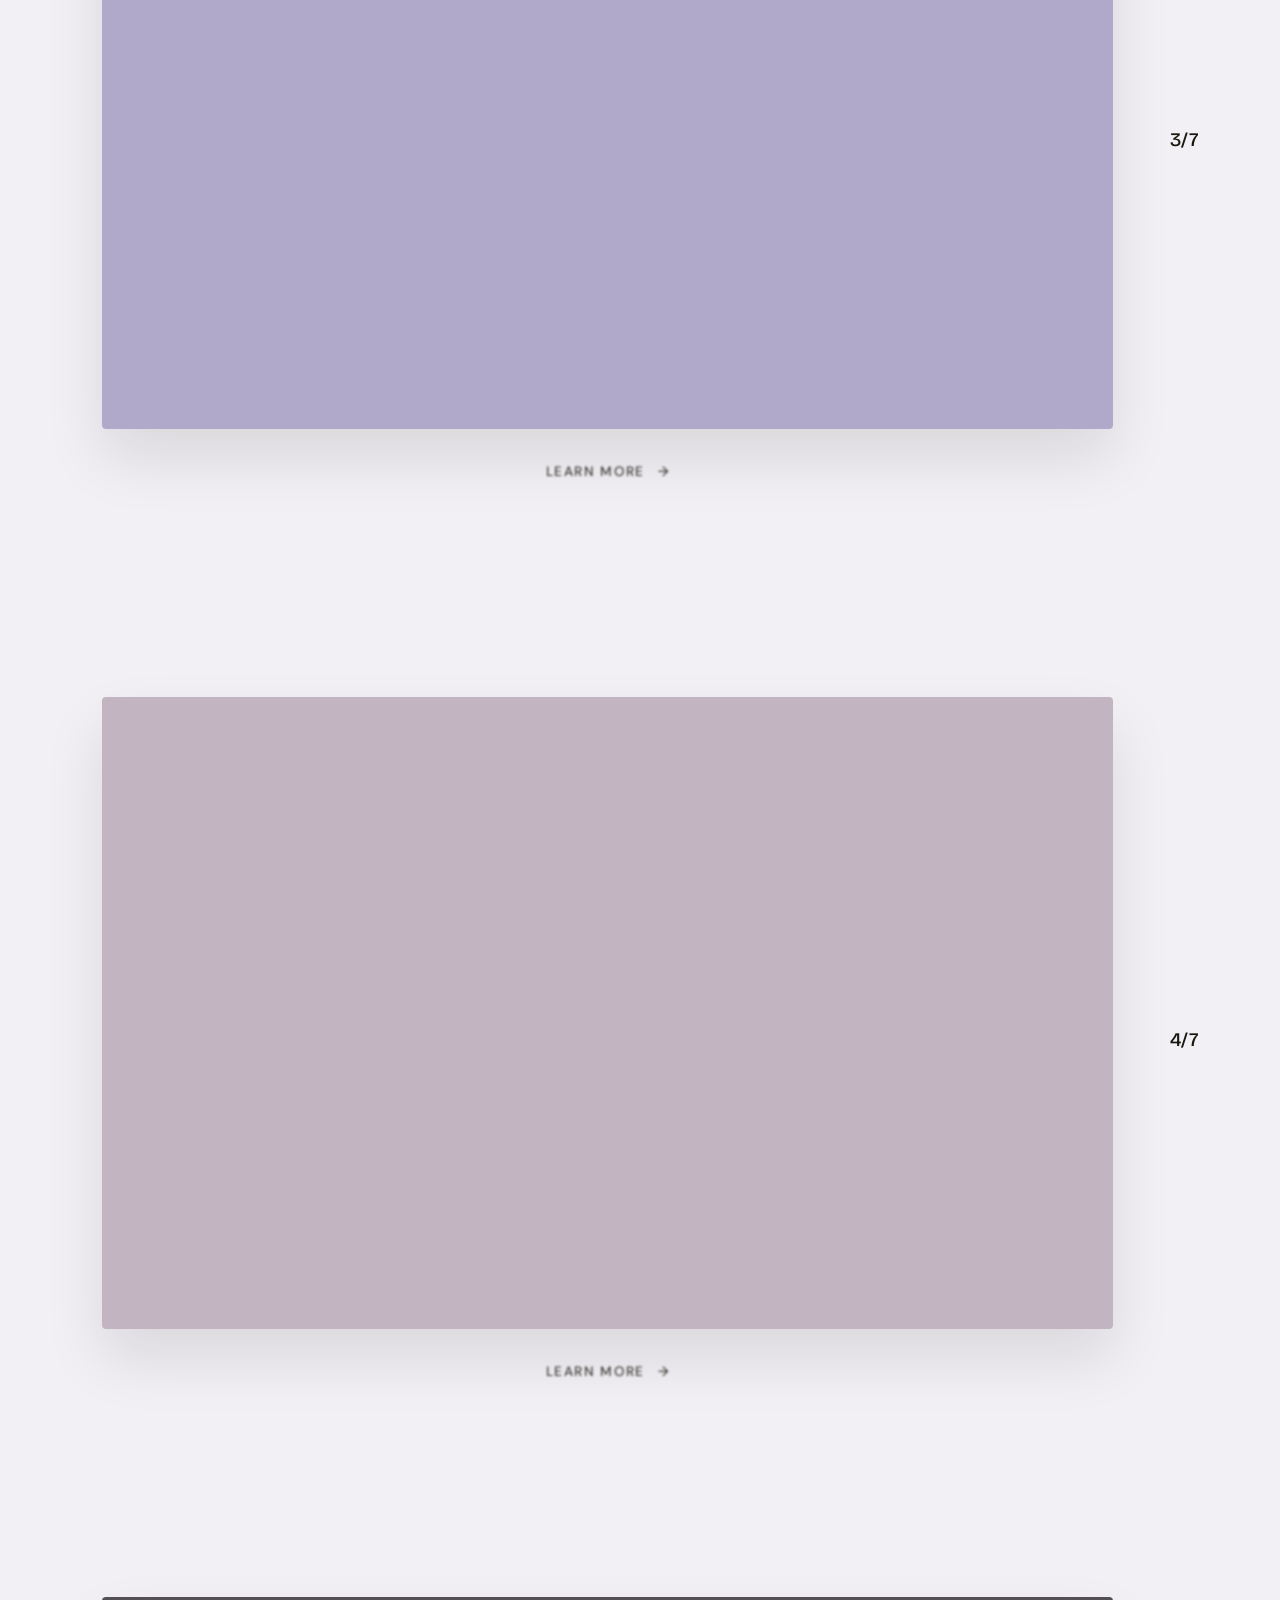
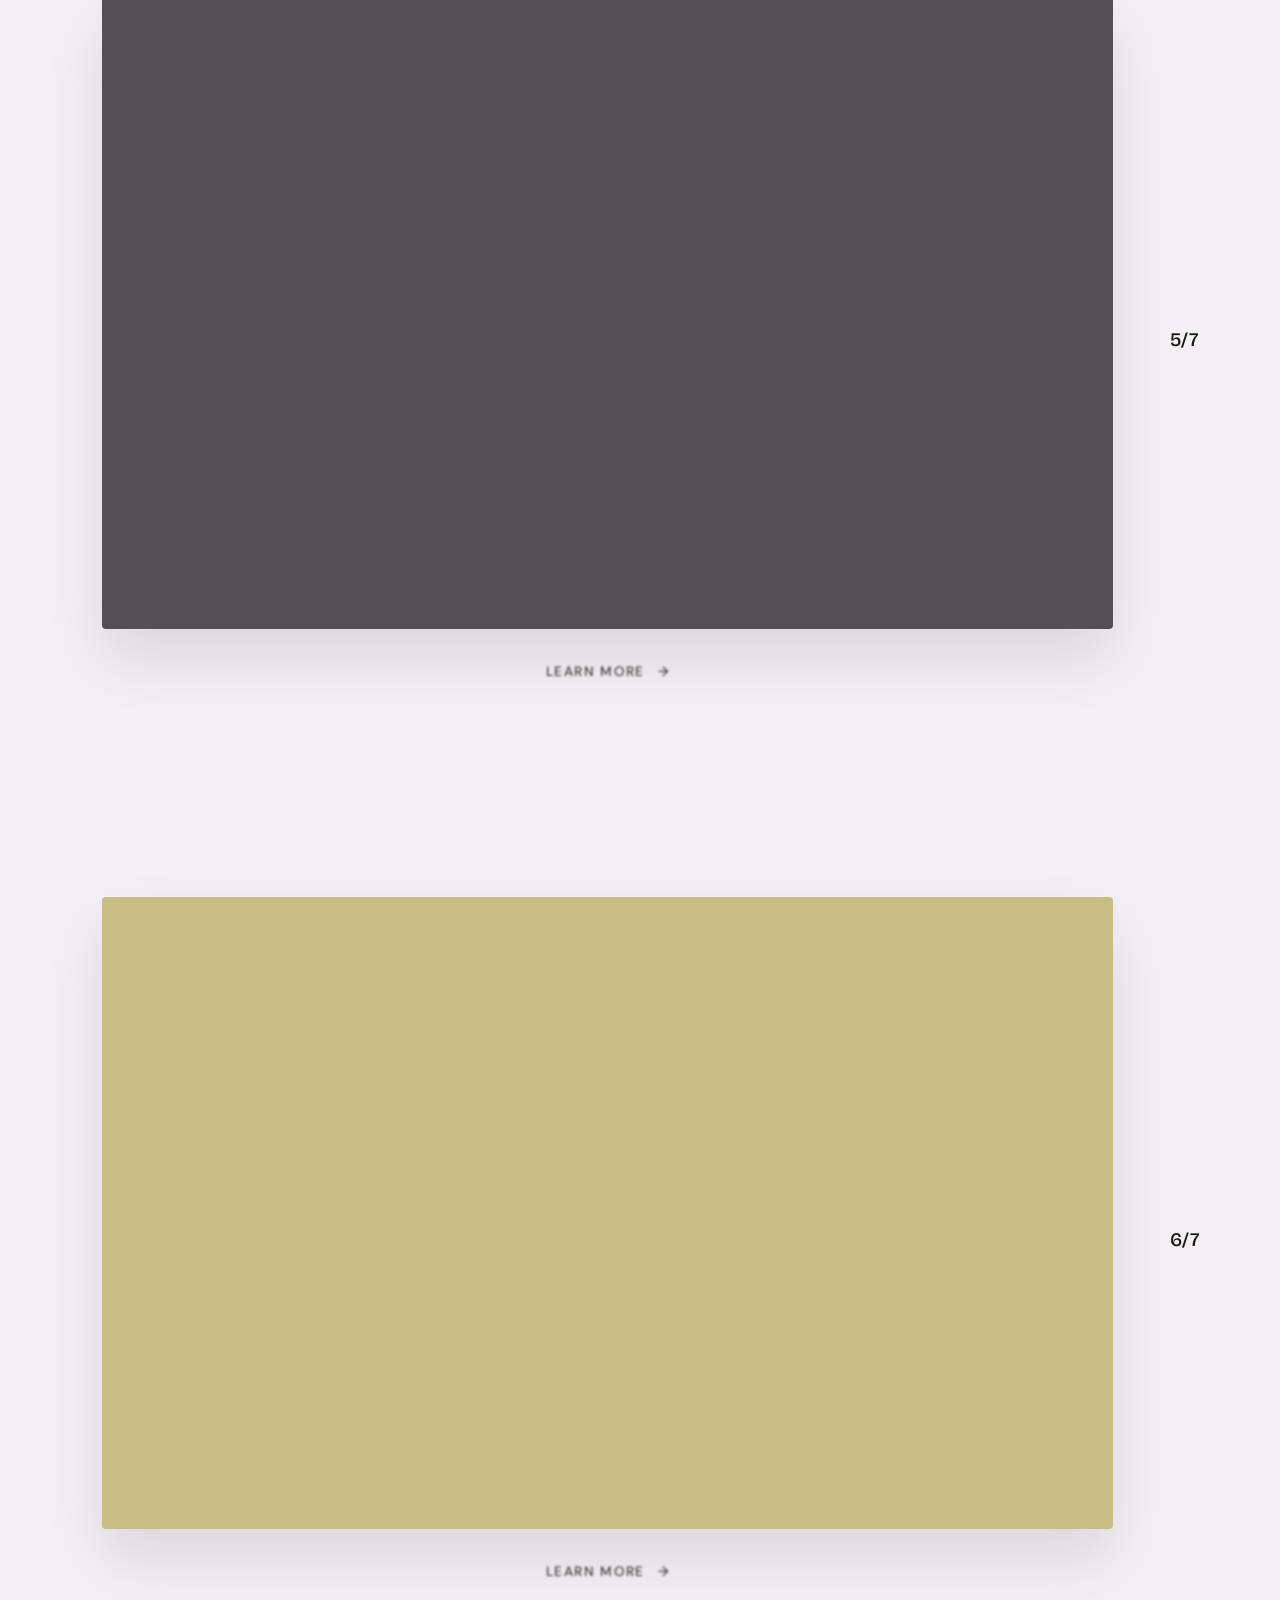
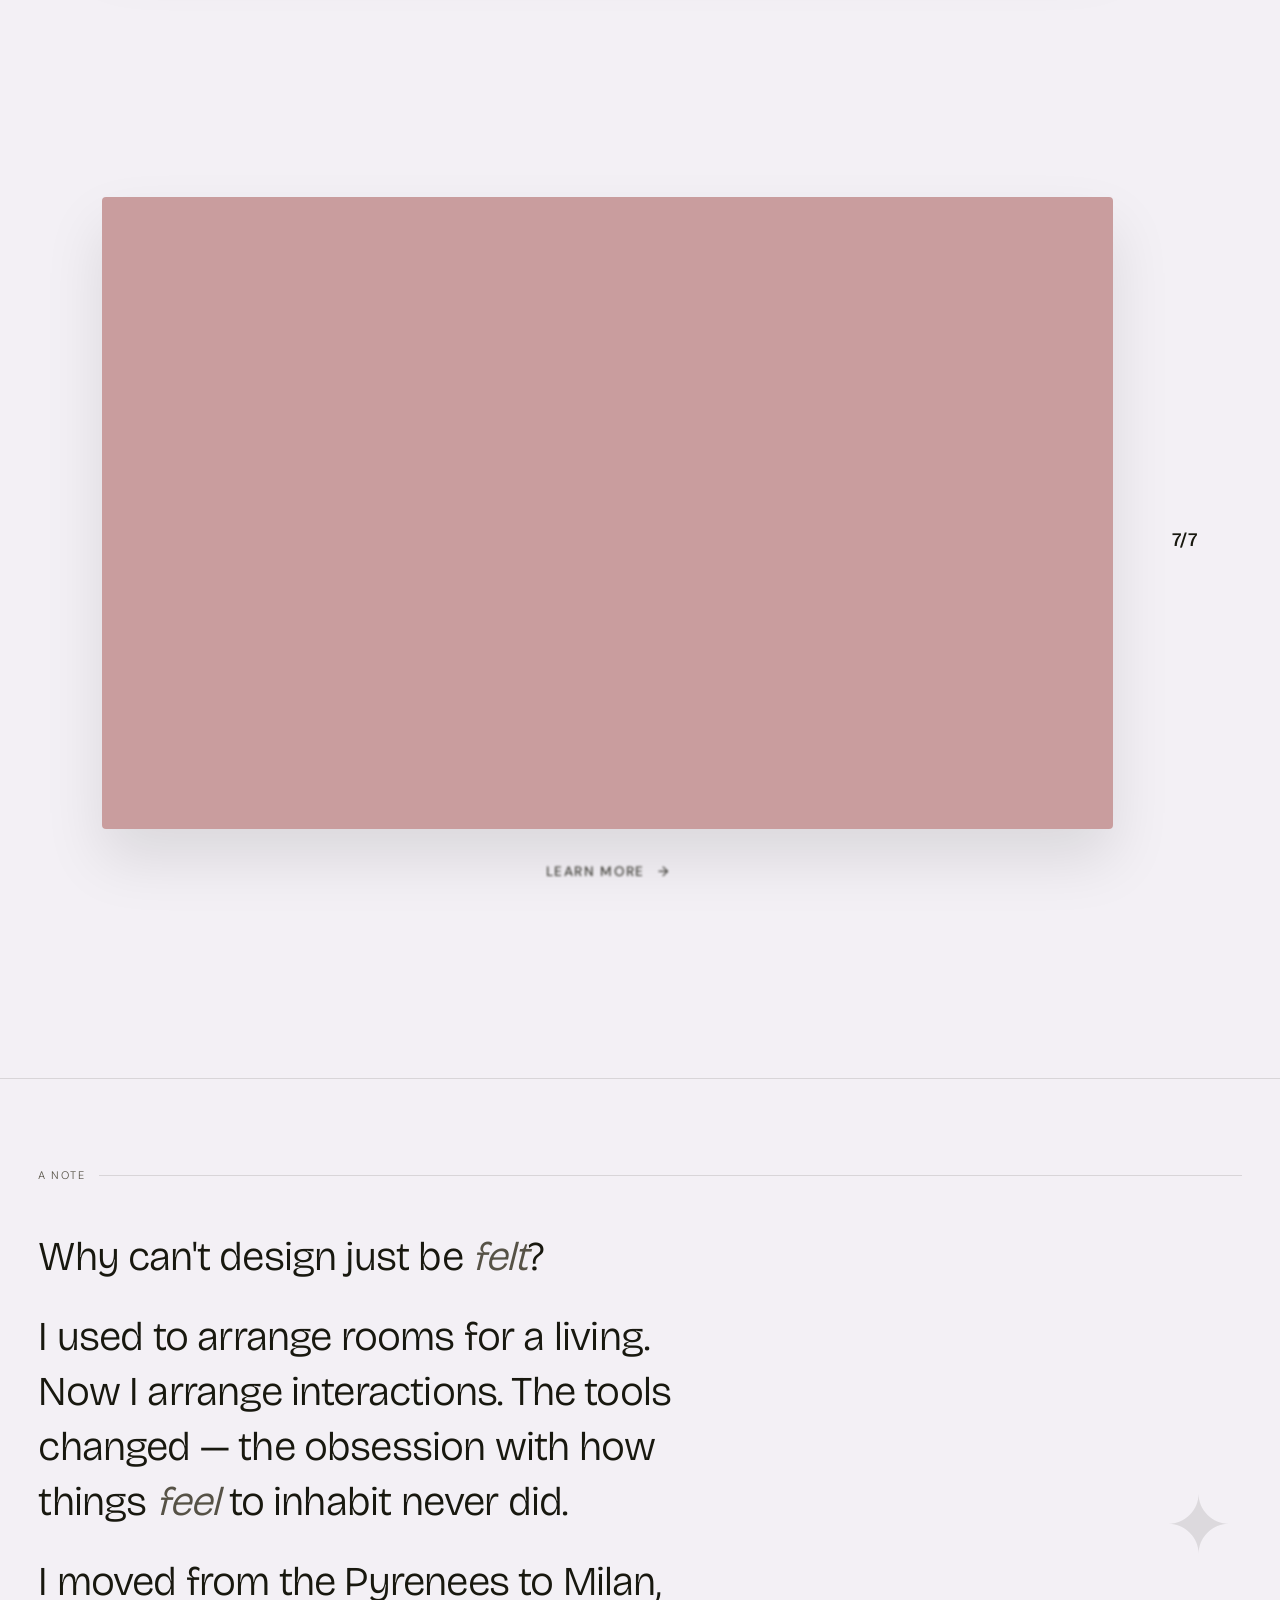
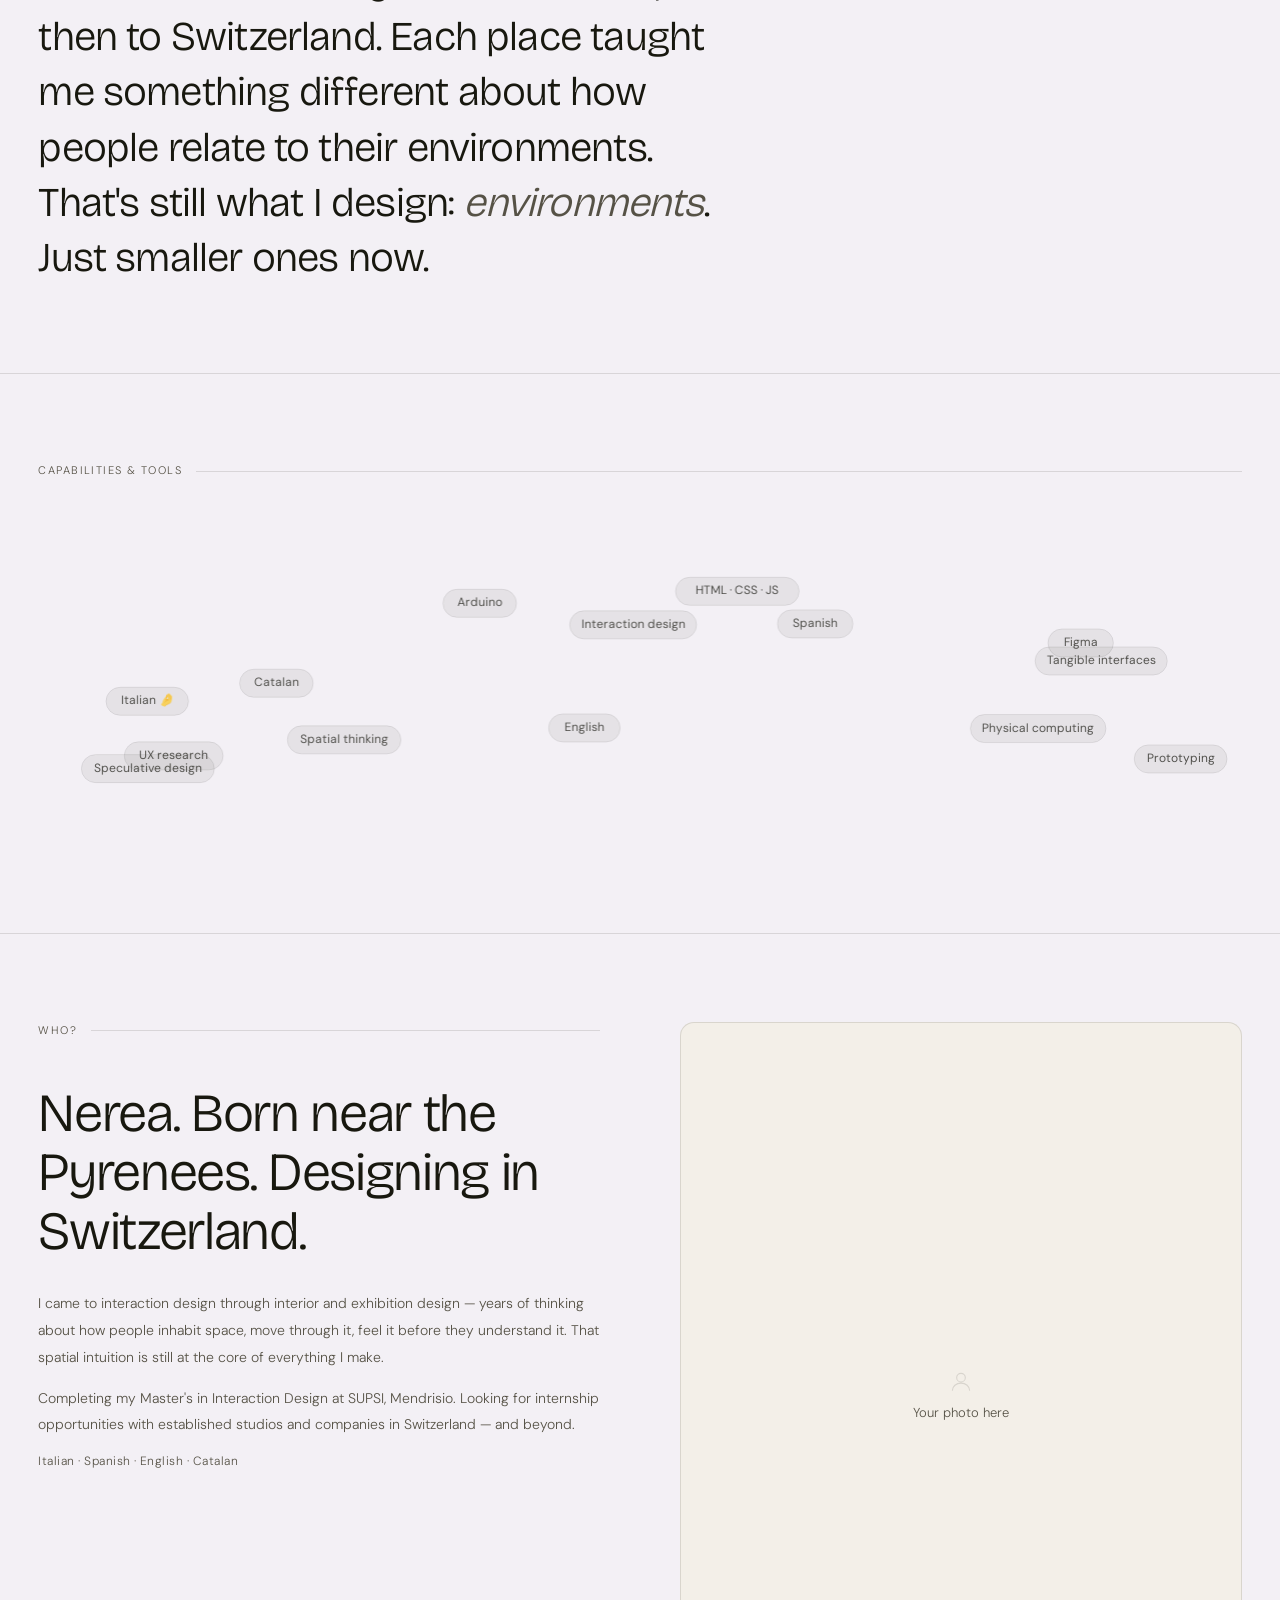
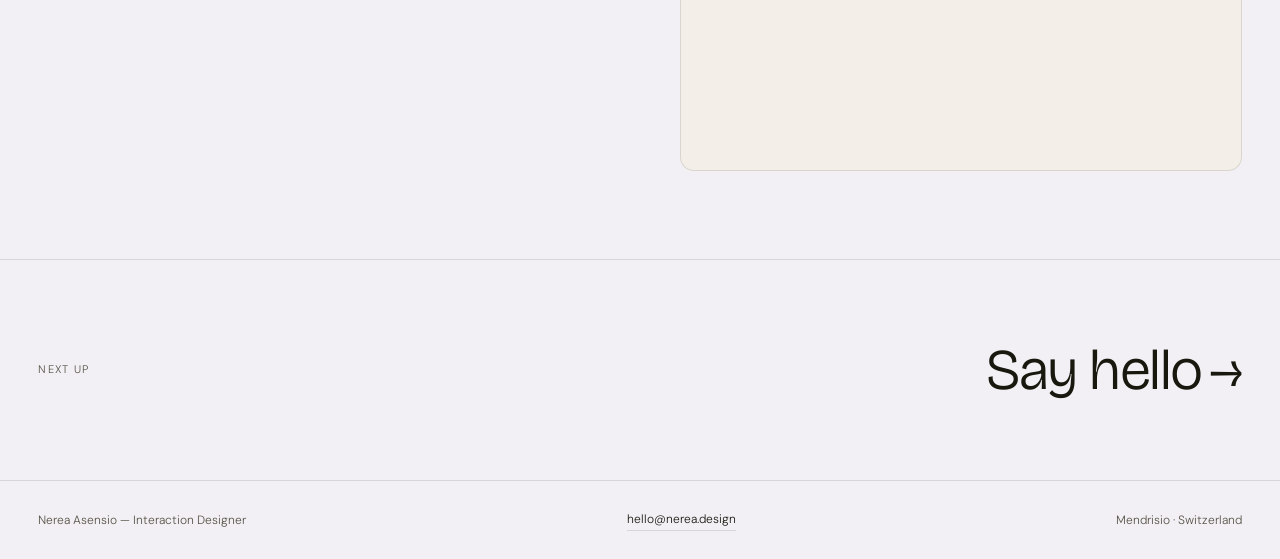
<file: V3/index.html>
<!DOCTYPE html>
<html lang="en">
<head>
  <meta charset="UTF-8" />
  <meta name="viewport" content="width=device-width, initial-scale=1.0" />
  <title>Nerea Asensio — Interaction Designer</title>
  <meta name="description" content="Interaction designer making the invisible tangible — from ambient light objects to adaptive soundscapes. Based in Mendrisio, Switzerland." />

  <!-- Google Fonts: Bricolage Grotesque (display) + DM Sans (body) -->
  <link rel="preconnect" href="https://fonts.googleapis.com" />
  <link rel="preconnect" href="https://fonts.gstatic.com" crossorigin />
  <link href="https://fonts.googleapis.com/css2?family=Bricolage+Grotesque:opsz,wght@12..96,300;12..96,400;12..96,500;12..96,600;12..96,700&family=DM+Sans:opsz,wght@9..40,300;9..40,400;9..40,500&display=swap" rel="stylesheet" />

  <link rel="stylesheet" href="style.css" />
</head>
<body>

  <!-- ══════════════════════════════════════
       INTRO SCREEN
  ══════════════════════════════════════ -->
  <div id="intro" role="dialog" aria-label="Intro animation">
    <canvas id="introCanvas" aria-hidden="true"></canvas>
    <div id="intro-logo" aria-label="Nerea Asensio">
      <span id="il-initials" aria-hidden="true">N·A</span>
      <span id="il-fullname" aria-hidden="true"></span>
    </div>
    <span class="hello-word" id="hword" aria-live="polite"></span>
    <span class="intro-lang" id="hlang"></span>
    <span class="intro-skip" aria-label="Click to skip intro">click to enter</span>
  </div>

  <!-- ══════════════════════════════════════
       CUSTOM CURSOR
  ══════════════════════════════════════ -->
  <div id="cur" aria-hidden="true"></div>

  <!-- ══════════════════════════════════════
       FLUID BACKGROUND
  ══════════════════════════════════════ -->
  <canvas id="fluidCanvas" aria-hidden="true"></canvas>

  <!-- ══════════════════════════════════════
       NAV
  ══════════════════════════════════════ -->
  <nav id="nav" role="navigation" aria-label="Main navigation">
    <div class="nav-logo" id="nav-logo" aria-label="Nerea Asensio">
      <span id="nl-initials" aria-hidden="true">N·A</span>
      <span id="nl-fullname" aria-hidden="true"></span>
    </div>
    <ul class="nav-links">
      <li><a href="#work">Work</a></li>
      <li><a href="#who">Who?</a></li>
      <li><a href="#contact">Say Hi :)</a></li>
    </ul>
  </nav>

  <!-- ══════════════════════════════════════
       HERO
  ══════════════════════════════════════ -->
  <section class="hero" id="home" aria-label="Hero">
    <div class="hero-text">
      <h1 class="hero-h1" id="heroH1">
        <span class="r-break">Designing for <em>people</em>,</span>
        <span class="r-break">the <em>moments</em> that shape them,</span>
        <span class="r-break">and the <em>experiences</em> that leave a mark.</span>
      </h1>
      <p class="hero-sub">
        My name is Nerea, I'm a Master's student in Interaction Design at SUPSI (CH).
        I work with physical prototypes, digital interfaces
        and connected systems.
      </p>
    </div>
    <div class="scroll-cue" aria-label="Scroll down">
      <span class="scroll-text">keep going!</span>
      <span class="scroll-arrows" aria-hidden="true">↓ ↓</span>
    </div>
  </section>

  <!-- ══════════════════════════════════════
       WORK
  ══════════════════════════════════════ -->
  <section id="work" aria-label="Selected work">
    <div class="work-timeline" id="workTimeline">
      <!-- Generated by JS: <div class="timeline-line"></div> x NumProjects -->
    </div>

    <div class="plist" id="pList">

      <!-- PROJECT 01 -->
      <section class="project-section" data-index="1" data-total="7" data-color="#C8C0B0">
        <div class="project-inner">
          <div class="project-media">
            <div class="project-img-container">
              <!-- Placeholder for actual image -->
              <div class="project-img-placeholder" style="background-color: #C8C0B0;"></div>
              <div class="project-overlay">
                <h2 class="project-title">Rememberita</h2>
                <p class="project-type">#Tangible #PhysicalComputing</p>
              </div>
            </div>
          </div>

          <div class="project-footer">
            <a href="project-detail.html?project=rememberita" class="learn-more">
              LEARN MORE <span class="arrow">→</span>
            </a>
          </div>

          <div class="project-pagination">
            <span class="p-current">1</span>/<span class="p-total">7</span>
          </div>
        </div>
      </section>

      <!-- PROJECT 02 -->
      <section class="project-section" data-index="2" data-total="7" data-color="#9BB5A4">
        <div class="project-inner">
          <div class="project-media">
            <div class="project-img-container">
              <div class="project-img-placeholder" style="background-color: #9BB5A4;"></div>
              <div class="project-overlay">
                <h2 class="project-title">Meeting Pond</h2>
                <p class="project-type">#ConnectedObjects #PresenceAndDistance</p>
              </div>
            </div>
          </div>

          <div class="project-footer">
            <a href="project-detail.html?project=meeting-pond" class="learn-more">
              LEARN MORE <span class="arrow">→</span>
            </a>
          </div>

          <div class="project-pagination">
            <span class="p-current">2</span>/<span class="p-total">7</span>
          </div>
        </div>
      </section>

      <!-- PROJECT 03 -->
      <section class="project-section" data-index="3" data-total="7" data-color="#A8A0C8">
        <div class="project-inner">
          <div class="project-media">
            <div class="project-img-container">
              <div class="project-img-placeholder" style="background-color: #A8A0C8;"></div>
              <div class="project-overlay">
                <h2 class="project-title">Financial Planning Hub</h2>
                <p class="project-type">#UIProduct #Banking</p>
              </div>
            </div>
          </div>

          <div class="project-footer">
            <a href="project-detail.html?project=financial-planning-hub" class="learn-more">
              LEARN MORE <span class="arrow">→</span>
            </a>
          </div>

          <div class="project-pagination">
            <span class="p-current">3</span>/<span class="p-total">7</span>
          </div>
        </div>
      </section>

      <!-- PROJECT 04 -->
      <section class="project-section" data-index="4" data-total="7" data-color="#C0B0BE">
        <div class="project-inner">
          <div class="project-media">
            <div class="project-img-container">
              <div class="project-img-placeholder" style="background-color: #C0B0BE;"></div>
              <div class="project-overlay">
                <h2 class="project-title">Human Loci</h2>
                <p class="project-type">#SoundAndPlace #PhysicalArtifact</p>
              </div>
            </div>
          </div>

          <div class="project-footer">
            <a href="project-detail.html?project=human-loci" class="learn-more">
              LEARN MORE <span class="arrow">→</span>
            </a>
          </div>

          <div class="project-pagination">
            <span class="p-current">4</span>/<span class="p-total">7</span>
          </div>
        </div>
      </section>

      <!-- PROJECT 05 -->
      <section class="project-section" data-index="5" data-total="7" data-color="#2E2830">
        <div class="project-inner">
          <div class="project-media">
            <div class="project-img-container">
              <div class="project-img-placeholder" style="background-color: #2E2830;"></div>
              <div class="project-overlay">
                <h2 class="project-title">ELEN</h2>
                <p class="project-type">#Speculative #DataAndIdentity</p>
              </div>
            </div>
          </div>

          <div class="project-footer">
            <a href="project-detail.html?project=elen" class="learn-more">
              LEARN MORE <span class="arrow">→</span>
            </a>
          </div>

          <div class="project-pagination">
            <span class="p-current">5</span>/<span class="p-total">7</span>
          </div>
        </div>
      </section>

      <!-- PROJECT 06 -->
      <section class="project-section" data-index="6" data-total="7" data-color="#C8B870">
        <div class="project-inner">
          <div class="project-media">
            <div class="project-img-container">
              <div class="project-img-placeholder" style="background-color: #C8B870;"></div>
              <div class="project-overlay">
                <h2 class="project-title">Lynx 2.0</h2>
                <p class="project-type">#WebInteractive #APIIntegration</p>
              </div>
            </div>
          </div>

          <div class="project-footer">
            <a href="project-detail.html?project=lynx-2-0" class="learn-more">
              LEARN MORE <span class="arrow">→</span>
            </a>
          </div>

          <div class="project-pagination">
            <span class="p-current">6</span>/<span class="p-total">7</span>
          </div>
        </div>
      </section>

      <!-- PROJECT 07 -->
      <section class="project-section" data-index="7" data-total="7" data-color="#C89090">
        <div class="project-inner">
          <div class="project-media">
            <div class="project-img-container">
              <div class="project-img-placeholder" style="background-color: #C89090;"></div>
              <div class="project-overlay">
                <h2 class="project-title">Adaptune</h2>
                <p class="project-type">#AIMusic #AdaptiveSystems</p>
              </div>
            </div>
          </div>

          <div class="project-footer">
            <a href="project-detail.html?project=adaptune" class="learn-more">
              LEARN MORE <span class="arrow">→</span>
            </a>
          </div>

          <div class="project-pagination">
            <span class="p-current">7</span>/<span class="p-total">7</span>
          </div>
        </div>
      </section>

    </div><!-- /.plist -->
  </section>

  <!-- ══════════════════════════════════════
       PERSONAL NOTE / QUOTE
       TODO: rewrite this text with Nerea
  ══════════════════════════════════════ -->
  <section id="note" aria-label="A personal note">
    <p class="sec-label">A note</p>
    <div class="note-inner">
      <div class="note-body">
        <p>Why can't design just be <em>felt</em>?</p>
        <p>I used to arrange rooms for a living. Now I arrange interactions.
        The tools changed — the obsession with how things <em>feel</em>
        to inhabit never did.</p>
        <p>I moved from the Pyrenees to Milan, then to Switzerland.
        Each place taught me something different about how people
        relate to their environments.
        That's still what I design: <em>environments</em>.
        Just smaller ones now.</p>
      </div>
    </div>
    <!-- Replace ✦ with an SVG doodle or illustration later -->
    <div class="note-doodle" aria-hidden="true">✦</div>
  </section>

  <!-- ══════════════════════════════════════
       SKILLS BUBBLES
  ══════════════════════════════════════ -->
  <section id="skills" aria-label="Capabilities and tools">
    <p class="sec-label">Capabilities & tools</p>
    <canvas id="bubblesCanvas" aria-label="Interactive floating skill tags — hover to push them"></canvas>
  </section>

  <!-- ══════════════════════════════════════
       WHO?
  ══════════════════════════════════════ -->
  <section id="who" aria-label="About Nerea">
    <div class="who-left">
      <p class="sec-label">Who?</p>
      <h2 class="who-q" id="whoQ">
        <span class="r-break">Nerea.</span>
        <span class="r-break">Born near the Pyrenees.</span>
        <span class="r-break">Designing in Switzerland.</span>
      </h2>
      <p class="who-body">
        I came to interaction design through interior and exhibition design —
        years of thinking about how people inhabit space, move through it,
        feel it before they understand it. That spatial intuition is still
        at the core of everything I make.
      </p>
      <p class="who-body">
        Completing my Master's in Interaction Design at SUPSI, Mendrisio.
        Looking for internship opportunities with established studios and
        companies in Switzerland — and beyond.
      </p>
      <p class="who-lang">Italian · Spanish · English · Catalan</p>
    </div>
    <div class="who-right">
      <div class="photo-frame">
        <!-- Replace contents with: <img src="assets/images/nerea.jpg" alt="Nerea Asensio" /> -->
        <svg viewBox="0 0 24 24" fill="none" stroke-width="1" aria-hidden="true">
          <circle cx="12" cy="8" r="4"/>
          <path d="M4 20c0-4 3.6-7 8-7s8 3 8 7"/>
        </svg>
        <span>Your photo here</span>
      </div>
    </div>
  </section>

  <!-- ══════════════════════════════════════
       NEXT BAND
  ══════════════════════════════════════ -->
  <div id="next-band">
    <span class="next-hint">Next up</span>
    <a href="#contact" class="next-link">
      Say hello <span class="next-arr" aria-hidden="true">→</span>
    </a>
  </div>

  <!-- ══════════════════════════════════════
       FOOTER / CONTACT
  ══════════════════════════════════════ -->
  <footer id="contact" role="contentinfo">
    <span>Nerea Asensio — Interaction Designer</span>
    <a href="mailto:hello@nerea.design" class="fmail">hello@nerea.design</a>
    <span>Mendrisio · Switzerland</span>
  </footer>


  <!-- ══════════════════════════════════════
       JAVASCRIPT
  ══════════════════════════════════════ -->
  <script src="main.js"></script>

</body>
</html>
</file>
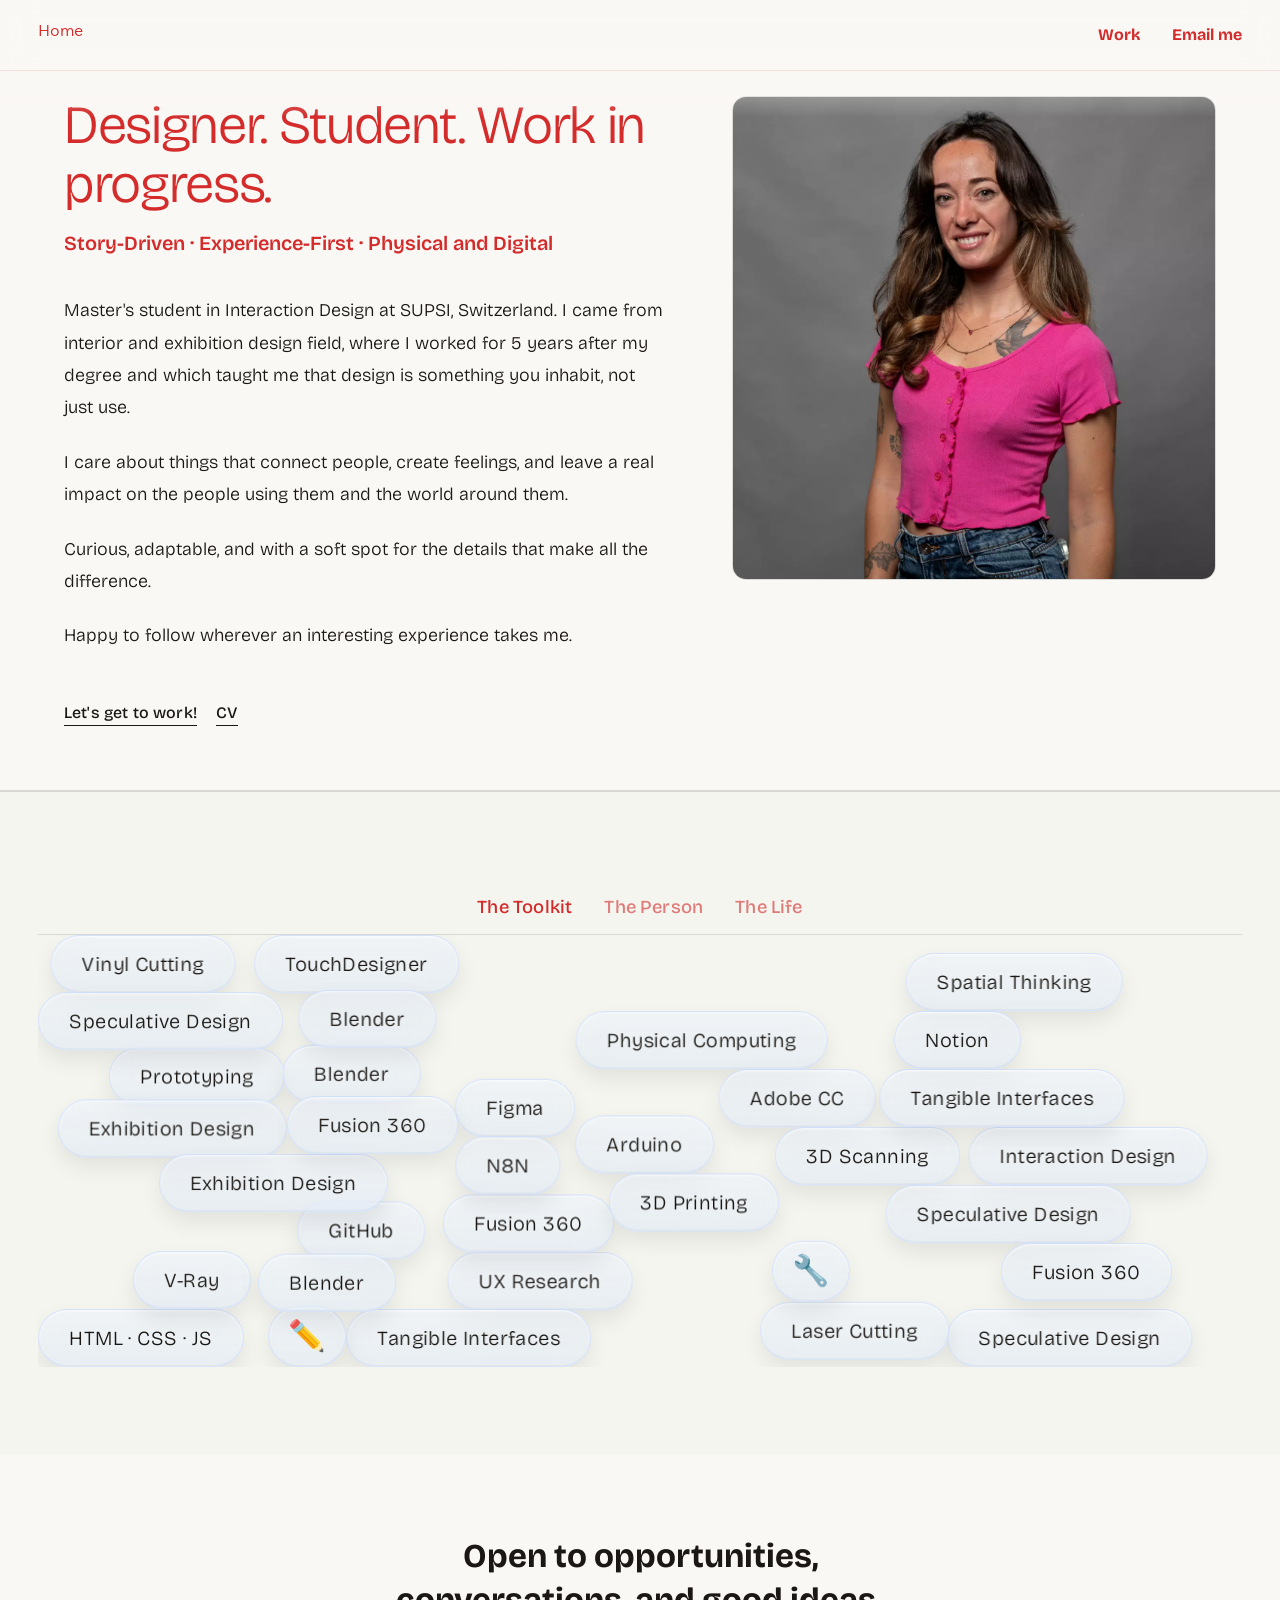
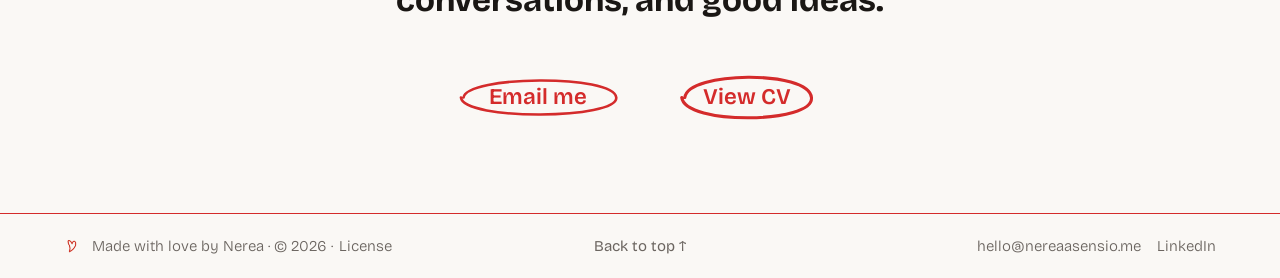
<file: about.html>
<!DOCTYPE html>
<html lang="en" class="about-page-html">
<head>
  <meta charset="UTF-8" />
  <meta name="viewport" content="width=device-width, initial-scale=1.0" />
  <title>Nerea Asensio — About</title>
  <meta name="description" content="About Nerea Asensio, interaction designer and Master's student in Interaction Design at SUPSI, Switzerland." />

  <link rel="preconnect" href="https://fonts.googleapis.com" />
  <link rel="preconnect" href="https://fonts.gstatic.com" crossorigin />
  <link href="https://fonts.googleapis.com/css2?family=Bricolage+Grotesque:opsz,wght@12..96,300;12..96,400;12..96,500;12..96,600;12..96,700&display=swap" rel="stylesheet" />

  <link rel="stylesheet" href="style.css" />
</head>
<body class="about-page">

  <!-- ══════════════════════════════════════
       NAV (matches index.html)
  ══════════════════════════════════════ -->
  <nav id="nav" role="navigation" aria-label="Main navigation">
    <ul class="nav-links">
      <li><a href="index.html#work">Work</a></li>
      <li><a href="mailto:hello@nereaasensio.me">Email me</a></li>
    </ul>
  </nav>

  <a href="index.html" id="siteHomeLink" class="nav-brand" aria-label="Home">Home</a>

  <main>
    <section class="about-grid" aria-label="About Nerea">
      <div class="about-copy">
        <h1 class="about-q">
          <span class="r-break">Designer.</span>
          <span class="r-break">Student.</span>
          <span class="r-break">Work in progress.</span>
        </h1>
        <p class="about-subtitle">Story-Driven &middot; Experience-First &middot; Physical and Digital</p>
        <p class="about-body">Master's student in Interaction Design at SUPSI, Switzerland. I came from interior and exhibition design field, where I worked for 5 years after my degree and which taught me that design is something you inhabit, not just use.</p>
        <p class="about-body">I care about things that connect people, create feelings, and leave a real impact on the people using them and the world around them.</p>
        <p class="about-body">Curious, adaptable, and with a soft spot for the details that make all the difference.</p>
        <p class="about-body">Happy to follow wherever an interesting experience takes me.</p>
        <div class="about-cta-row">
          <a href="mailto:nere.at.2@gmail.com" class="about-cta">Let's get to work!</a>
          <a href="assets/cv/nerea_asensio_designer_cv.pdf" target="_blank" rel="noopener" class="about-cta about-cta--cv">CV</a>
        </div>
      </div>

      <div class="about-photo" id="aboutPhotoContainer">
        <img id="aboutPhoto" src="assets/who/webp/nerea-about-main.webp" alt="Nerea Asensio" />
      </div>
    </section>

    <section class="pit-tabs-section" aria-label="More about Nerea">
      <div class="pit-tabs-bar">
        <button class="pit-tab active" data-target="pit-skills" type="button">The Toolkit</button>
        <button class="pit-tab" data-target="pit-traits" type="button">The Person</button>
        <button class="pit-tab" data-target="pit-life" type="button">The Life</button>
      </div>

      <div class="pit-panels">
        <div class="pit-panel active" id="pit-skills">
          <div class="pit-inner">
<div class="tag-bubble" data-pit="skills">Interaction Design</div>
            <div class="tag-bubble" data-pit="skills">UX Research</div>
            <div class="tag-bubble" data-pit="skills">Prototyping</div>
            <div class="tag-bubble" data-pit="skills">Figma</div>
            <div class="tag-bubble" data-pit="skills">HTML · CSS · JS</div>
            <div class="tag-bubble" data-pit="skills">Arduino</div>
            <div class="tag-bubble" data-pit="skills">Physical Computing</div>
            <div class="tag-bubble" data-pit="skills">Tangible Interfaces</div>
            <div class="tag-bubble" data-pit="skills">Spatial Thinking</div>
            <div class="tag-bubble" data-pit="skills">Speculative Design</div>
            <div class="tag-bubble" data-pit="skills">Exhibition Design</div>
            <div class="tag-bubble" data-pit="skills">Adobe CC</div>
            <div class="tag-bubble" data-pit="skills">Blender</div>
            <div class="tag-bubble" data-pit="skills">Fusion 360</div>
            <div class="tag-bubble" data-pit="skills">V-Ray</div>
            <div class="tag-bubble" data-pit="skills">GitHub</div>
            <div class="tag-bubble" data-pit="skills">Notion</div>
            <div class="tag-bubble" data-pit="skills">Laser Cutting</div>
            <div class="tag-bubble" data-pit="skills">3D Printing</div>
            <div class="tag-bubble" data-pit="skills">3D Scanning</div>
            <div class="tag-bubble" data-pit="skills">Vinyl Cutting</div>
            <div class="tag-bubble" data-pit="skills">TouchDesigner</div>
            <div class="tag-bubble" data-pit="skills">N8N</div>
            <div class="tag-bubble tag-bubble--emoji" data-pit="skills">✏️</div>
            <div class="tag-bubble tag-bubble--emoji" data-pit="skills">🖥️</div>
            <div class="tag-bubble tag-bubble--emoji" data-pit="skills">🔧</div>
            <div class="tag-bubble tag-bubble--emoji" data-pit="skills">📐</div>
            <div class="tag-bubble tag-bubble--emoji" data-pit="skills">🎛️</div>
          </div>
        </div>

        <div class="pit-panel" id="pit-traits">
          <div class="pit-inner">
            <div class="tag-bubble" data-pit="traits">Italian 🤌</div>
            <div class="tag-bubble" data-pit="traits">Spanish</div>
            <div class="tag-bubble" data-pit="traits">English</div>
            <div class="tag-bubble" data-pit="traits">Catalan</div>
            <div class="tag-bubble" data-pit="traits">Learning German!</div>
            <div class="tag-bubble" data-pit="traits">Curious</div>
            <div class="tag-bubble" data-pit="traits">Detail-oriented</div>
            <div class="tag-bubble" data-pit="traits">Empathetic</div>
            <div class="tag-bubble" data-pit="traits">Collaborative</div>
            <div class="tag-bubble" data-pit="traits">Creative</div>
            <div class="tag-bubble" data-pit="traits">Adaptable</div>
            <div class="tag-bubble" data-pit="traits">Systems thinker</div>
            <div class="tag-bubble" data-pit="traits">Storyteller</div>
            <div class="tag-bubble" data-pit="traits">Organized</div>
            <div class="tag-bubble" data-pit="traits">Perfectionist</div>
            <div class="tag-bubble" data-pit="traits">Enthusiastic</div>
            <div class="tag-bubble tag-bubble--emoji" data-pit="traits">💬</div>
            <div class="tag-bubble tag-bubble--emoji" data-pit="traits">🌍</div>
            <div class="tag-bubble tag-bubble--emoji" data-pit="traits">✨</div>
            <div class="tag-bubble tag-bubble--emoji" data-pit="traits">🤝</div>
          </div>
        </div>

        <div class="pit-panel" id="pit-life">
          <div class="pit-inner">
            <div class="tag-bubble" data-pit="life">Diving</div>
            <div class="tag-bubble" data-pit="life">Mountains</div>
            <div class="tag-bubble" data-pit="life">Skiing</div>
            <div class="tag-bubble" data-pit="life">Running</div>
            <div class="tag-bubble" data-pit="life">Dog mum</div>
            <div class="tag-bubble" data-pit="life">Nature</div>
            <div class="tag-bubble" data-pit="life">Travel</div>
            <div class="tag-bubble" data-pit="life">Art</div>
            <div class="tag-bubble" data-pit="life">Baking</div>
            <div class="tag-bubble" data-pit="life">Yoga</div>
            <div class="tag-bubble tag-bubble--emoji" data-pit="life">🌊</div>
            <div class="tag-bubble tag-bubble--emoji" data-pit="life">🏔️</div>
            <div class="tag-bubble tag-bubble--emoji" data-pit="life">⛷️</div>
            <div class="tag-bubble tag-bubble--emoji" data-pit="life">🏃</div>
            <div class="tag-bubble tag-bubble--emoji" data-pit="life">🐕</div>
            <div class="tag-bubble tag-bubble--emoji" data-pit="life">🌿</div>
            <div class="tag-bubble tag-bubble--emoji" data-pit="life">✈️</div>
            <div class="tag-bubble tag-bubble--emoji" data-pit="life">🎨</div>
            <div class="tag-bubble tag-bubble--emoji" data-pit="life">🍞</div>
            <div class="tag-bubble tag-bubble--emoji" data-pit="life">🧘</div>
          </div>
        </div>
      </div>
    </section>

    <!-- ══════════════════════════════════════
         CTA (matches index.html)
    ══════════════════════════════════════ -->
    <section id="cta" aria-label="Call to action">
      <div class="cta-inner">
        <p class="cta-headline">Open to opportunities,<br>conversations, and good ideas.</p>
        <div class="cta-btns">
          <a href="mailto:hello@nereaasensio.me"
             class="cta-circle-btn">
            <svg viewBox="0 0 140 46" fill="none"
                 xmlns="http://www.w3.org/2000/svg">
              <path d="M12,23 C14,6 128,5 130,23
                       C132,40 12,41 10,23"
                    stroke="#D42B2B" stroke-width="2"
                    fill="none" stroke-linecap="round"
                    stroke-linejoin="round"/>
            </svg>
            Email me
          </a>
          <a href="assets/cv/nerea_asensio_designer_cv.pdf"
             class="cta-circle-btn" target="_blank" rel="noopener">
            <svg viewBox="0 0 100 46" fill="none"
                 xmlns="http://www.w3.org/2000/svg">
              <path d="M10,23 C12,6 90,5 92,23
                       C94,40 10,41 8,23"
                    stroke="#D42B2B" stroke-width="2"
                    fill="none" stroke-linecap="round"
                    stroke-linejoin="round"/>
            </svg>
            View CV
          </a>
        </div>
      </div>
    </section>
  </main>

  <!-- ══════════════════════════════════════
       FOOTER (matches index.html)
  ══════════════════════════════════════ -->
  <footer>
    <div class="footer-left">
      <img src="assets/doodles/webp/heart_doodle.webp" class="footer-heart" alt="" aria-hidden="true" />
      Made with love by Nerea · © 2026 · <a href="LICENSE" target="_blank" rel="noopener">License</a>
    </div>
    <div class="footer-center">
      <button id="back-top" aria-label="Back to top">Back to top ↑</button>
    </div>
    <div class="footer-right">
      <a href="mailto:hello@nereaasensio.me">hello@nereaasensio.me</a>
      <a href="https://www.linkedin.com/in/nerea-a-777526192/" target="_blank" rel="noopener">LinkedIn</a>
    </div>
  </footer>

  <script src="about.js"></script>
  <script src="main.js"></script>
</body>
</html>
</file>
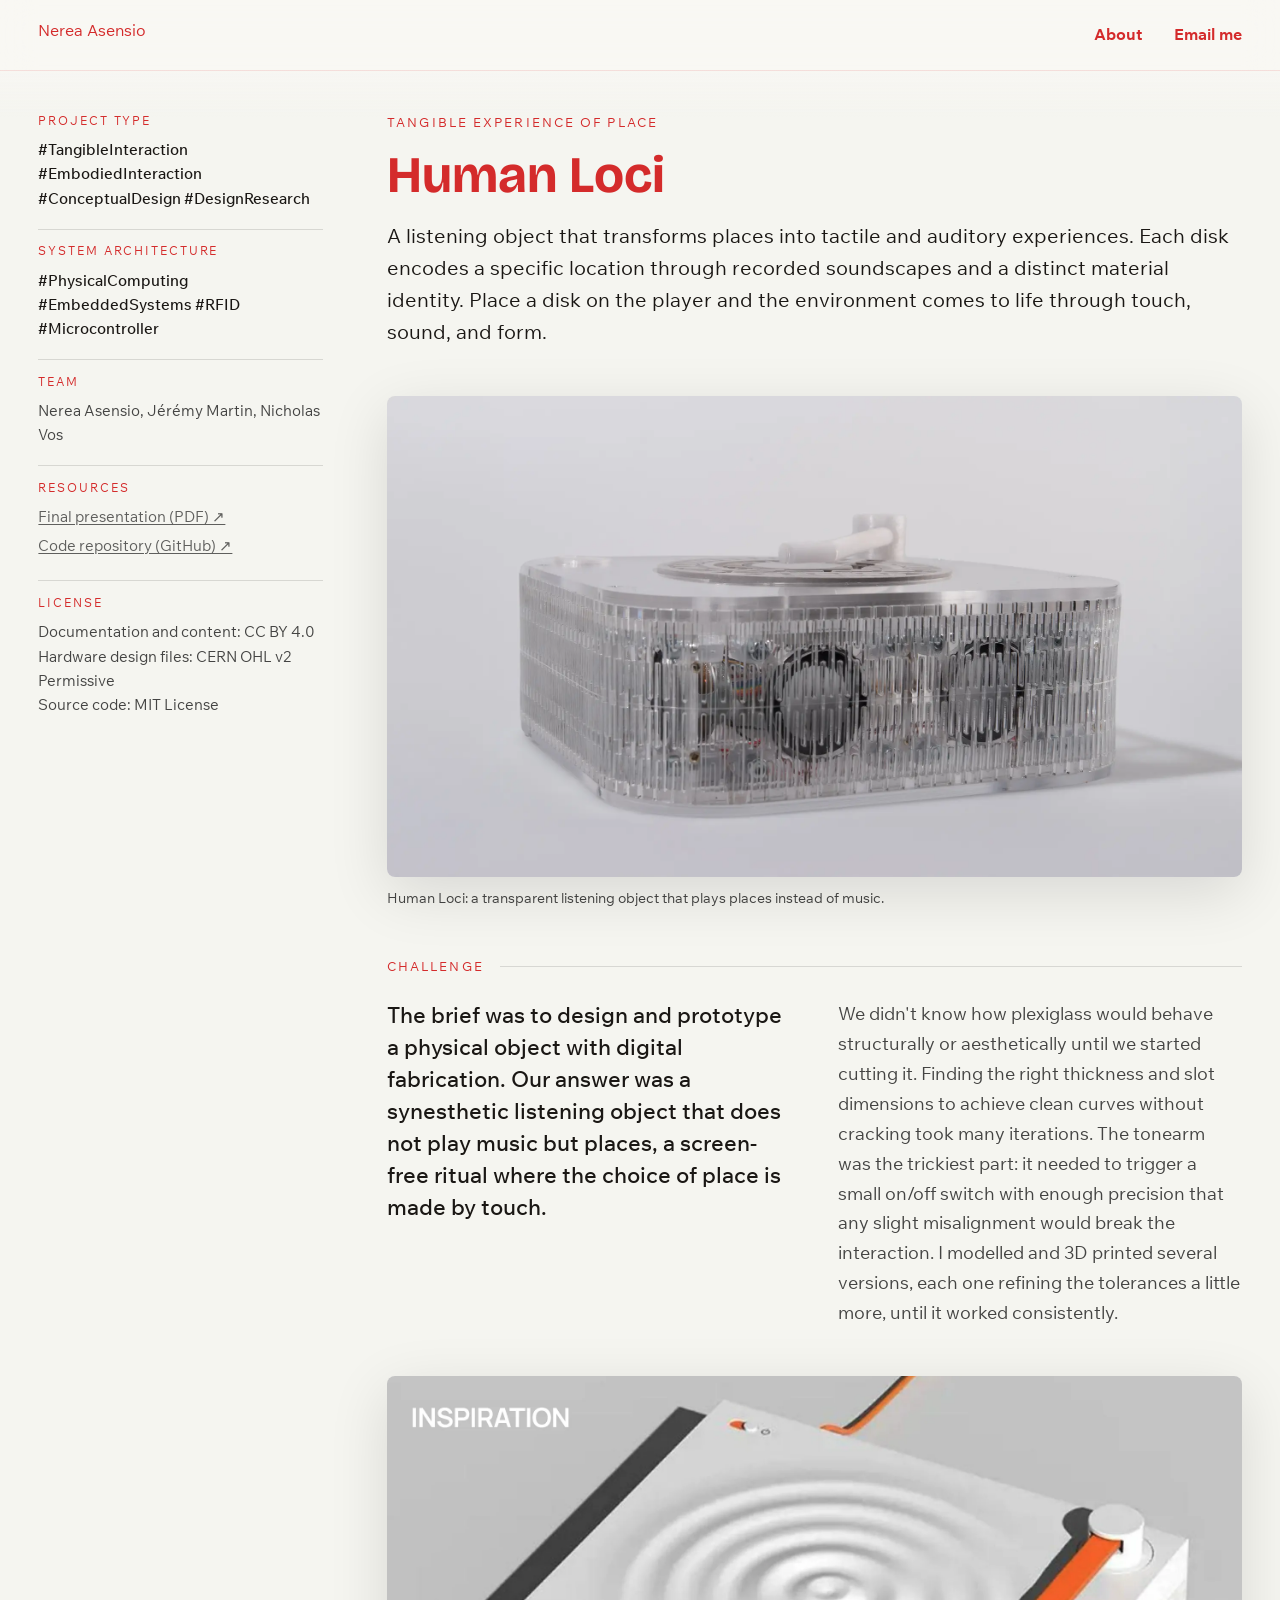
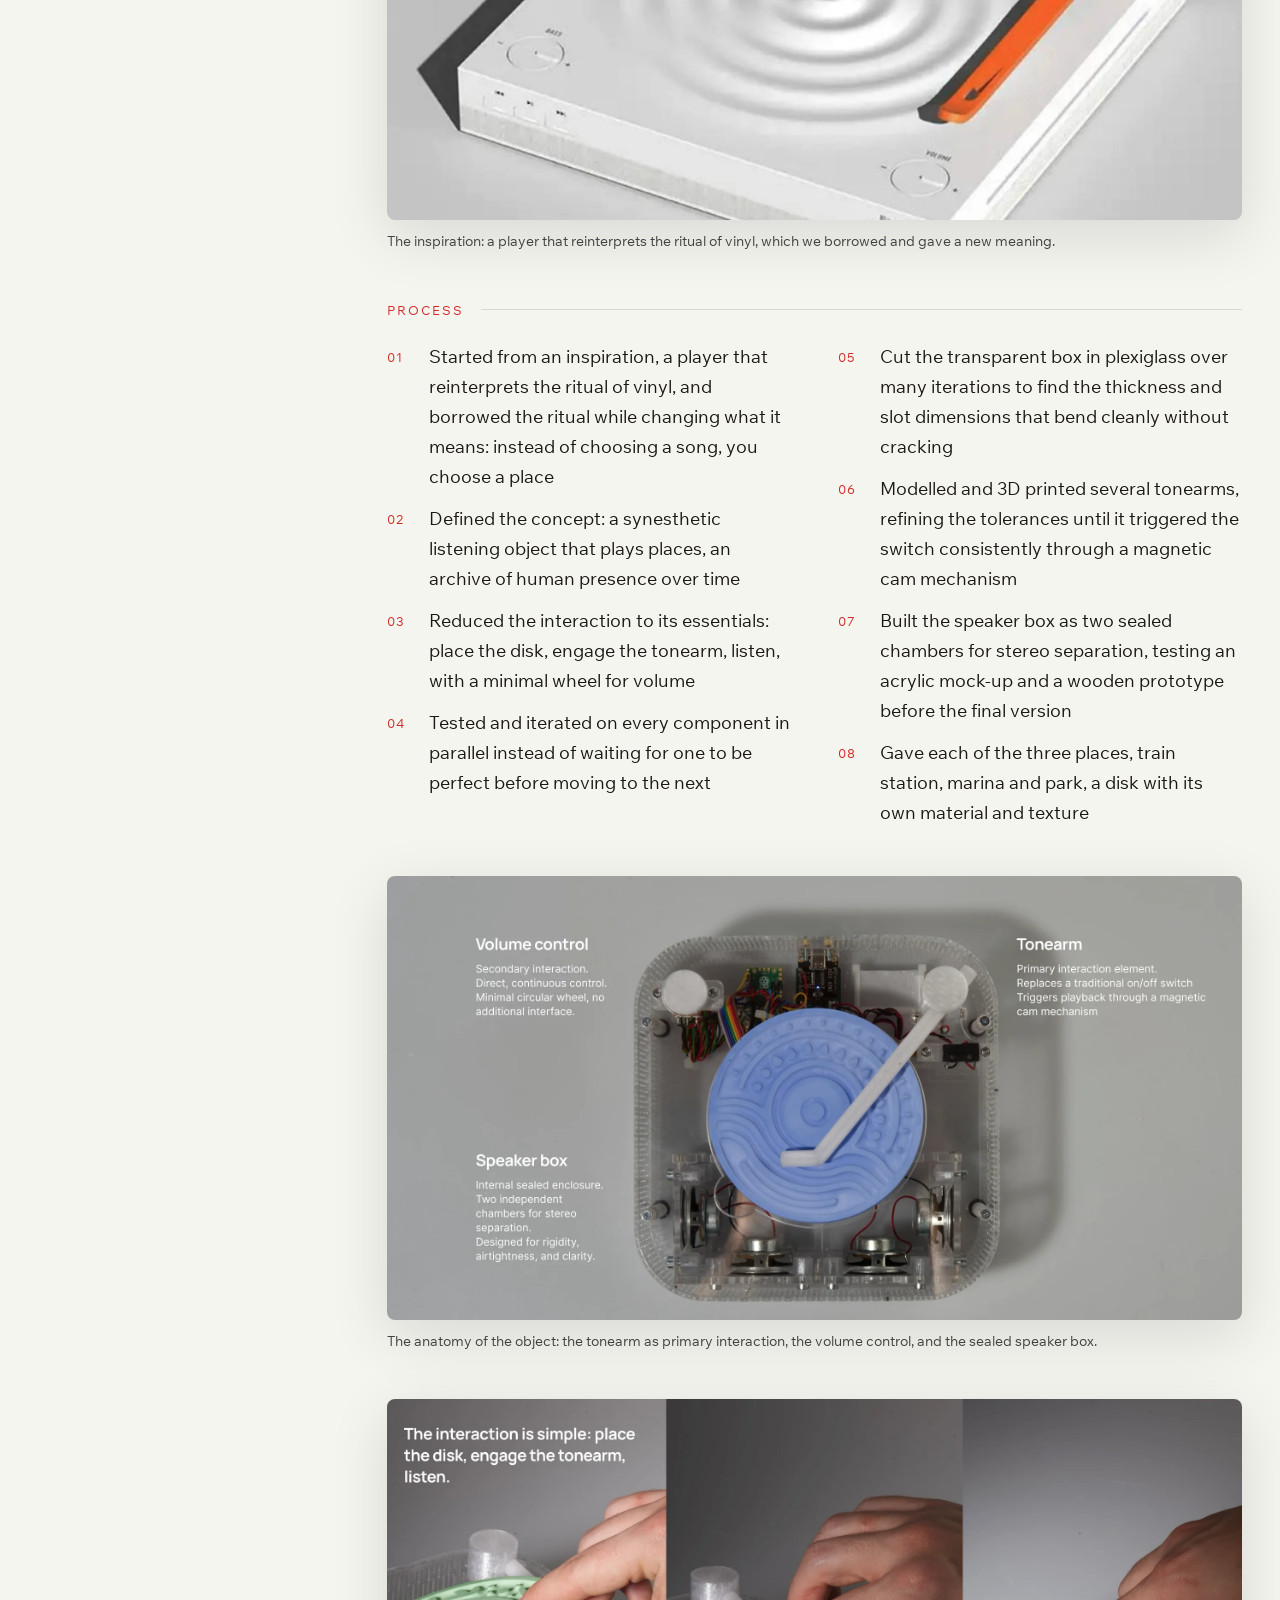
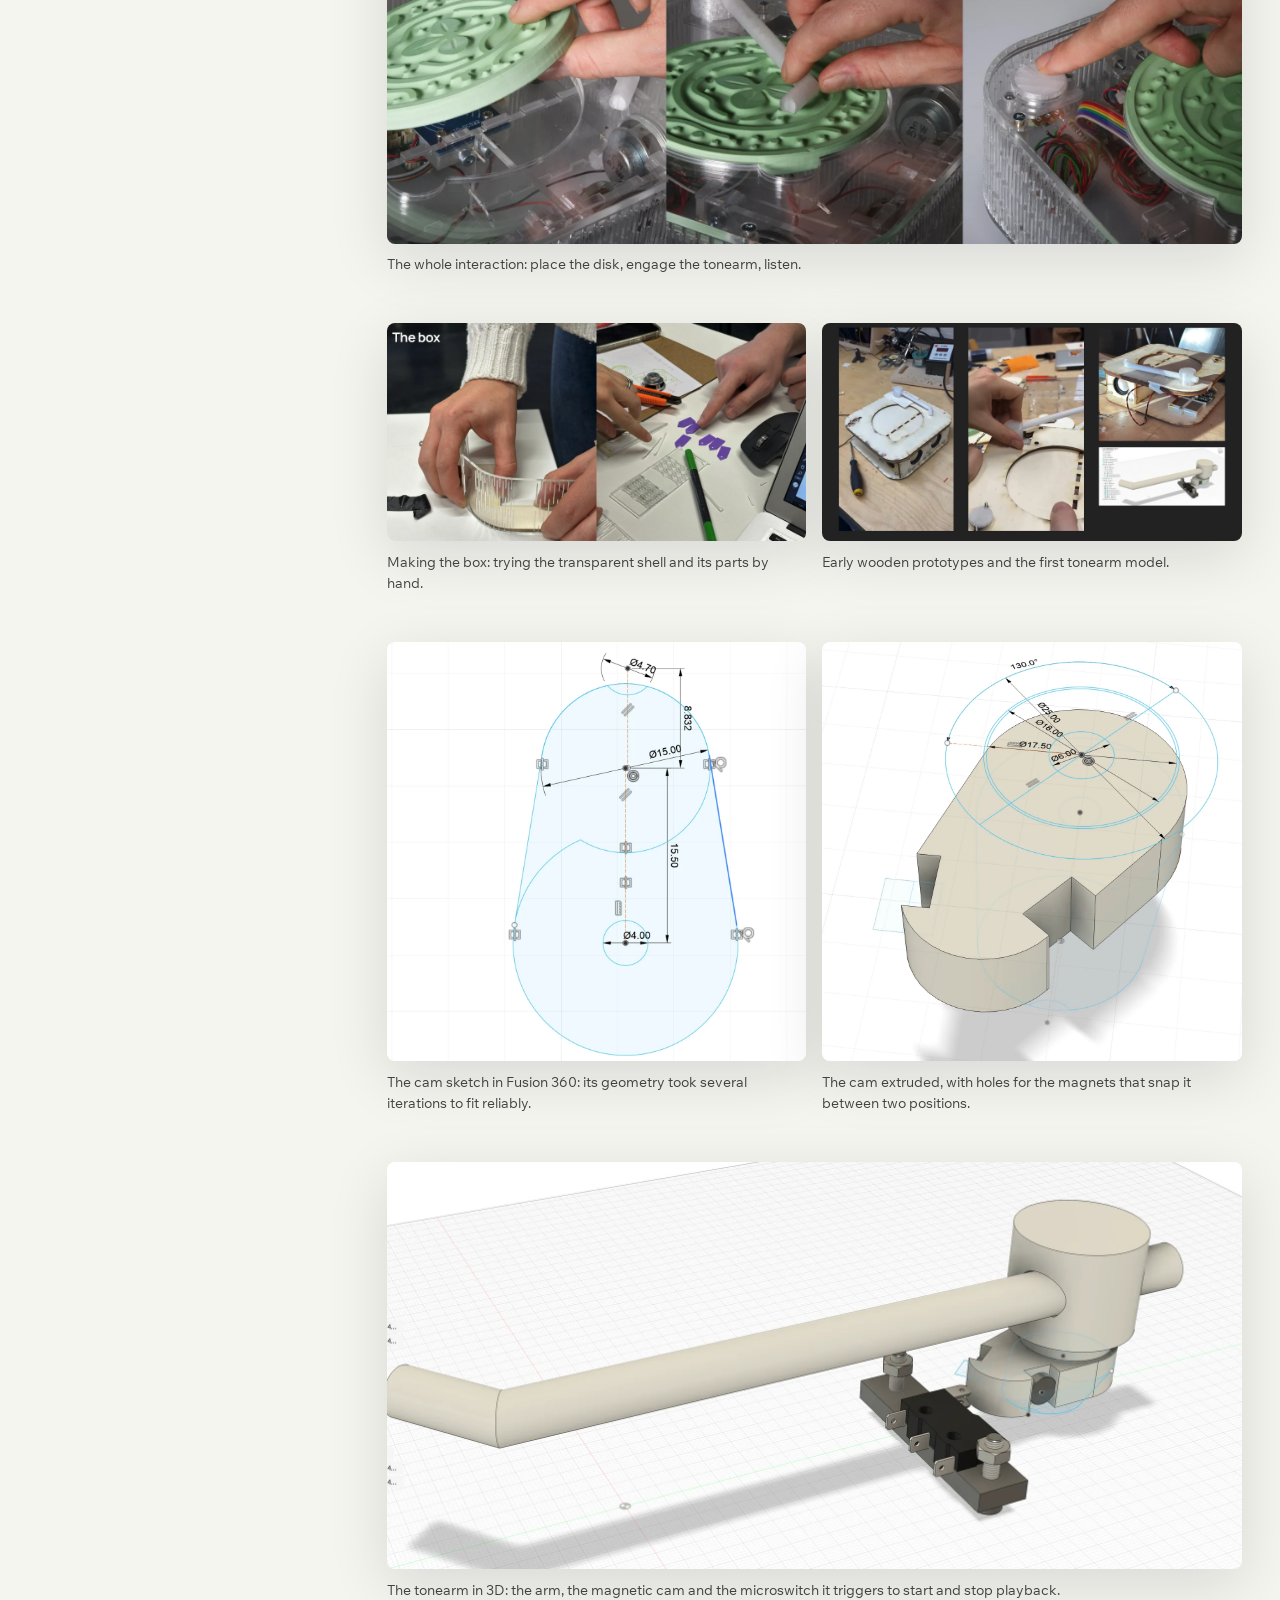
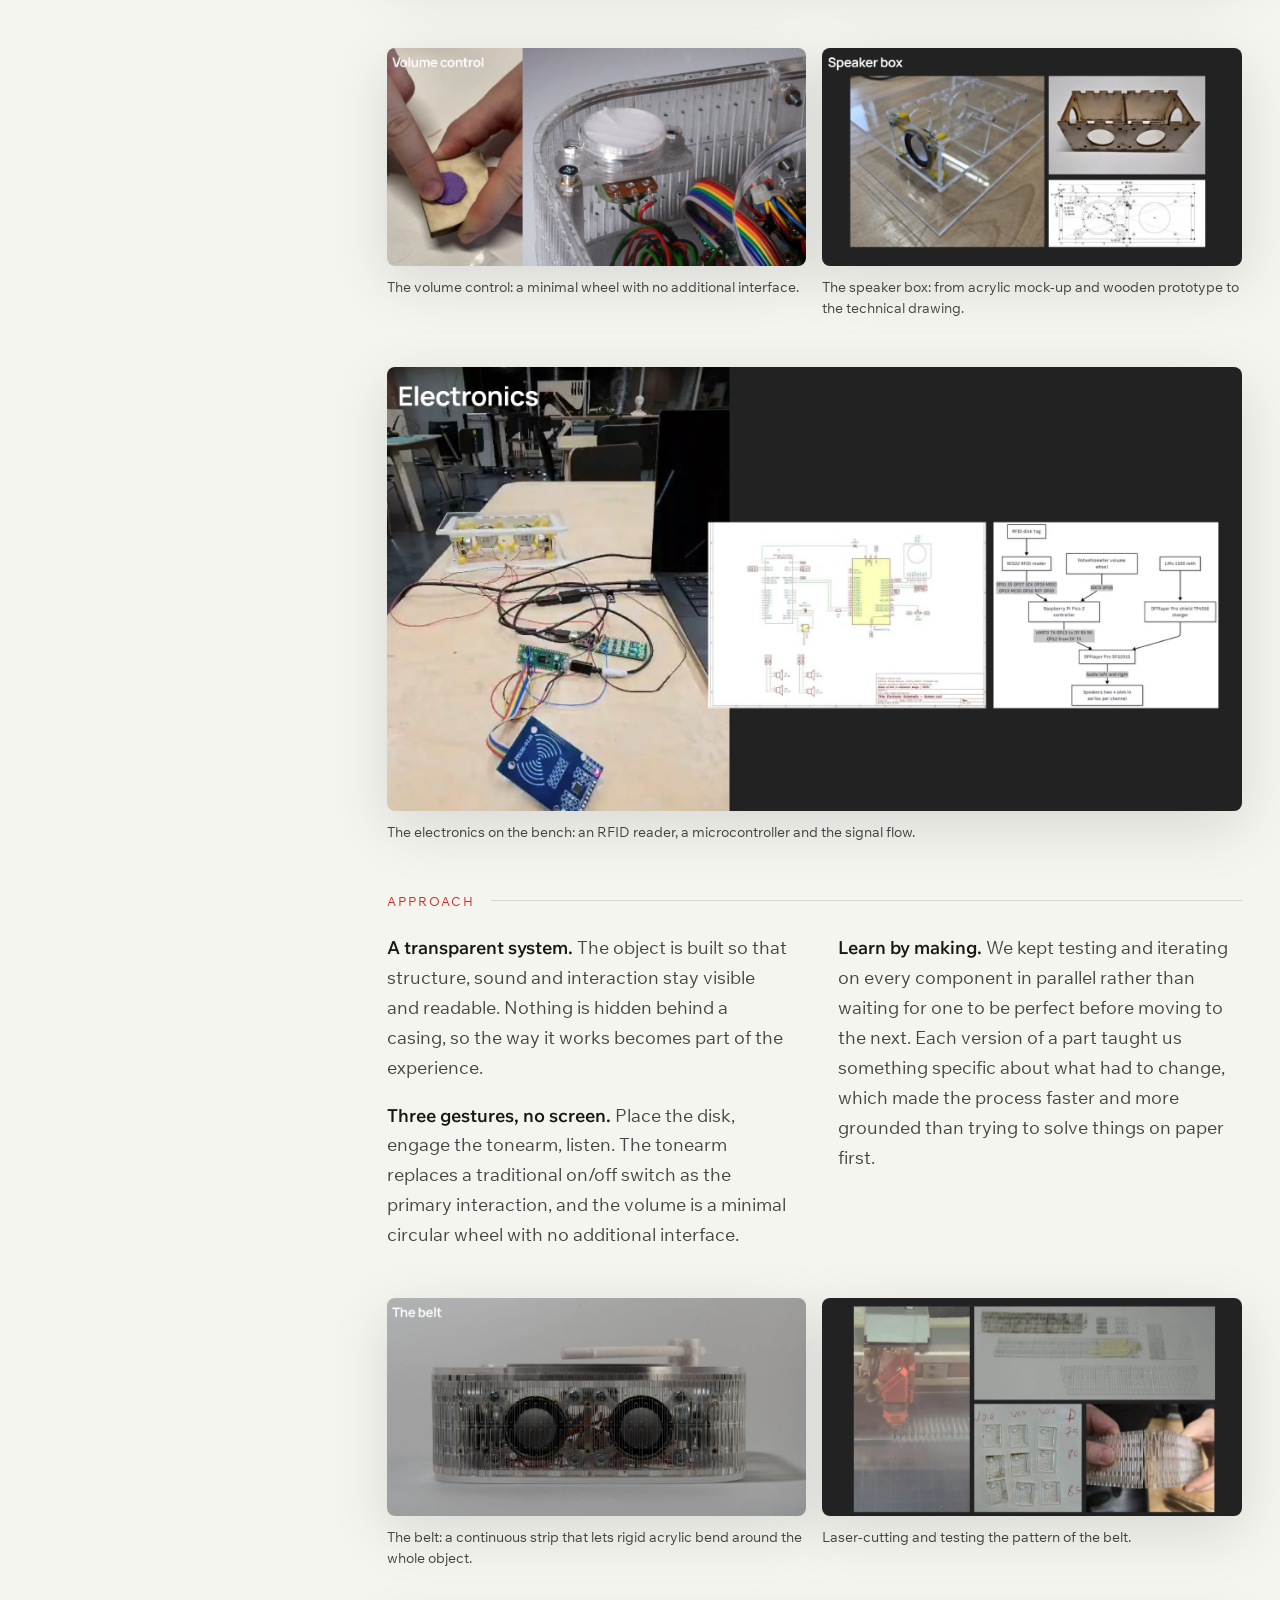
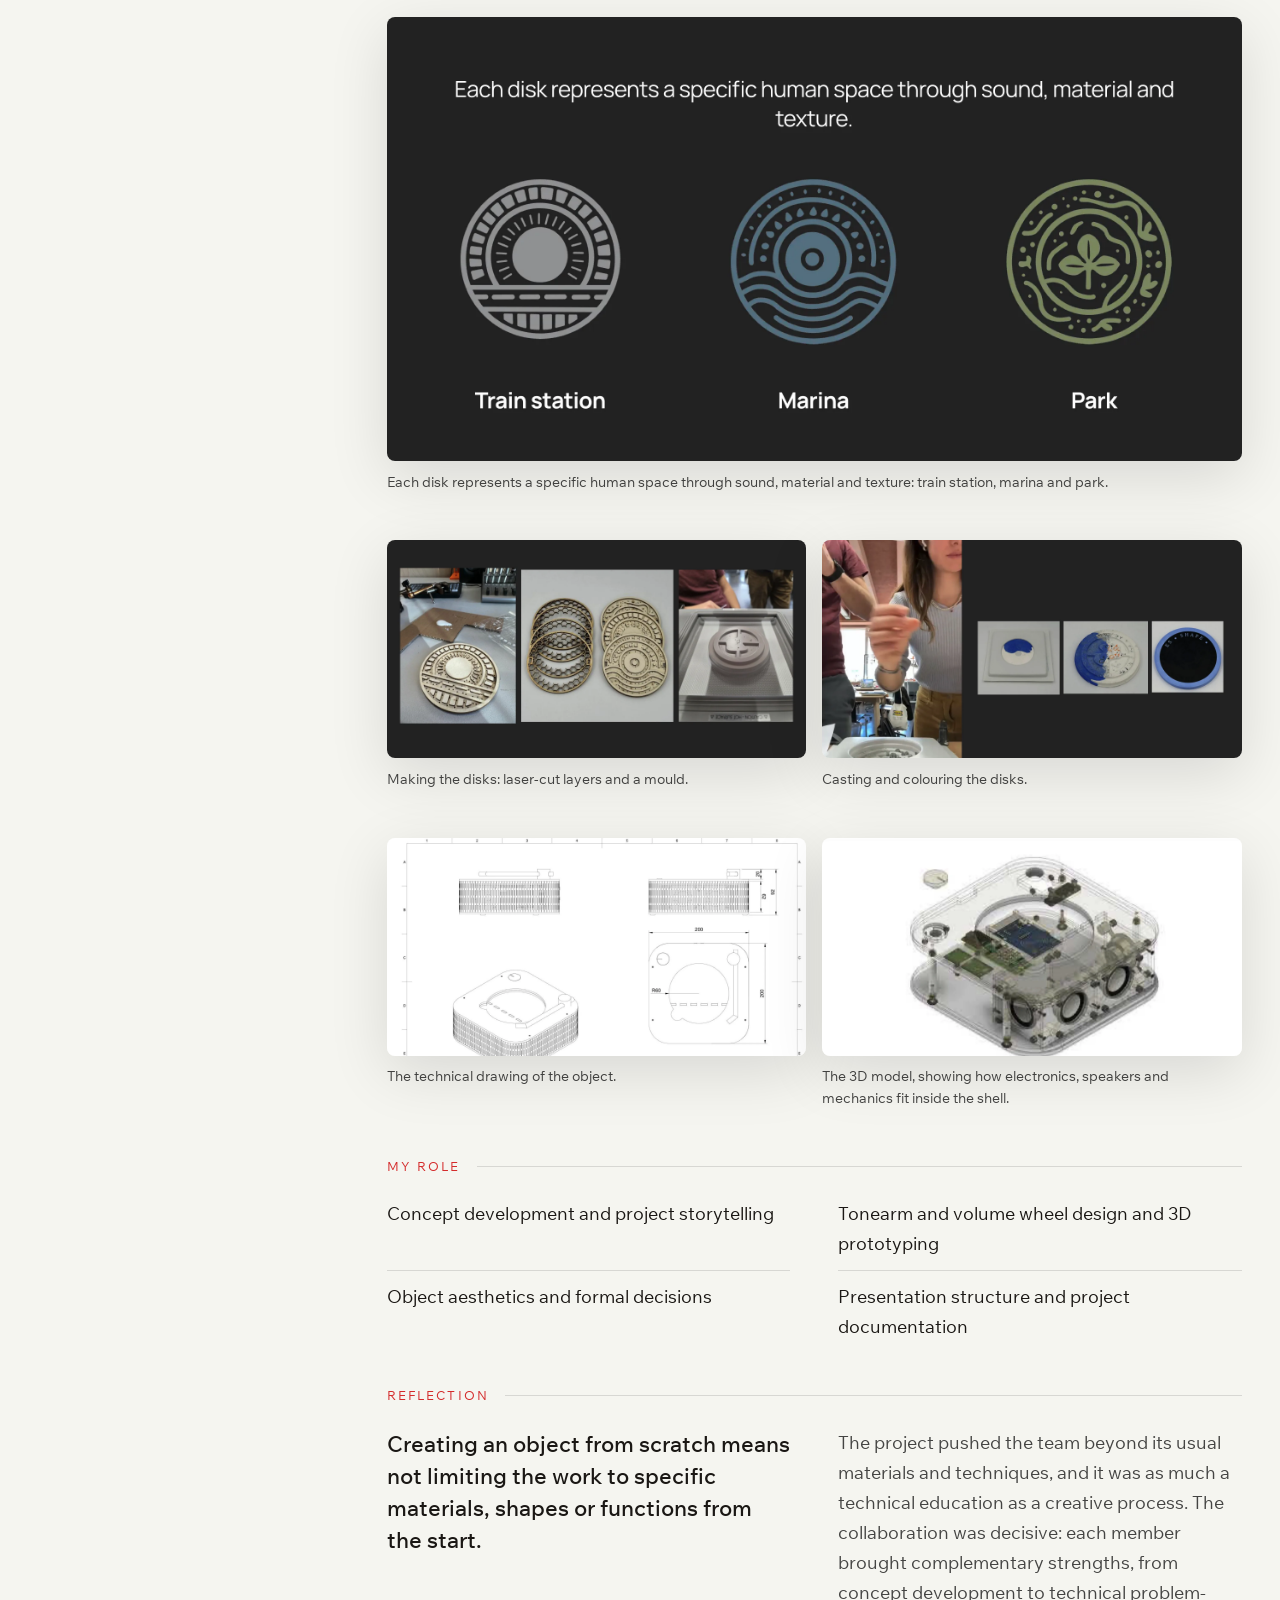
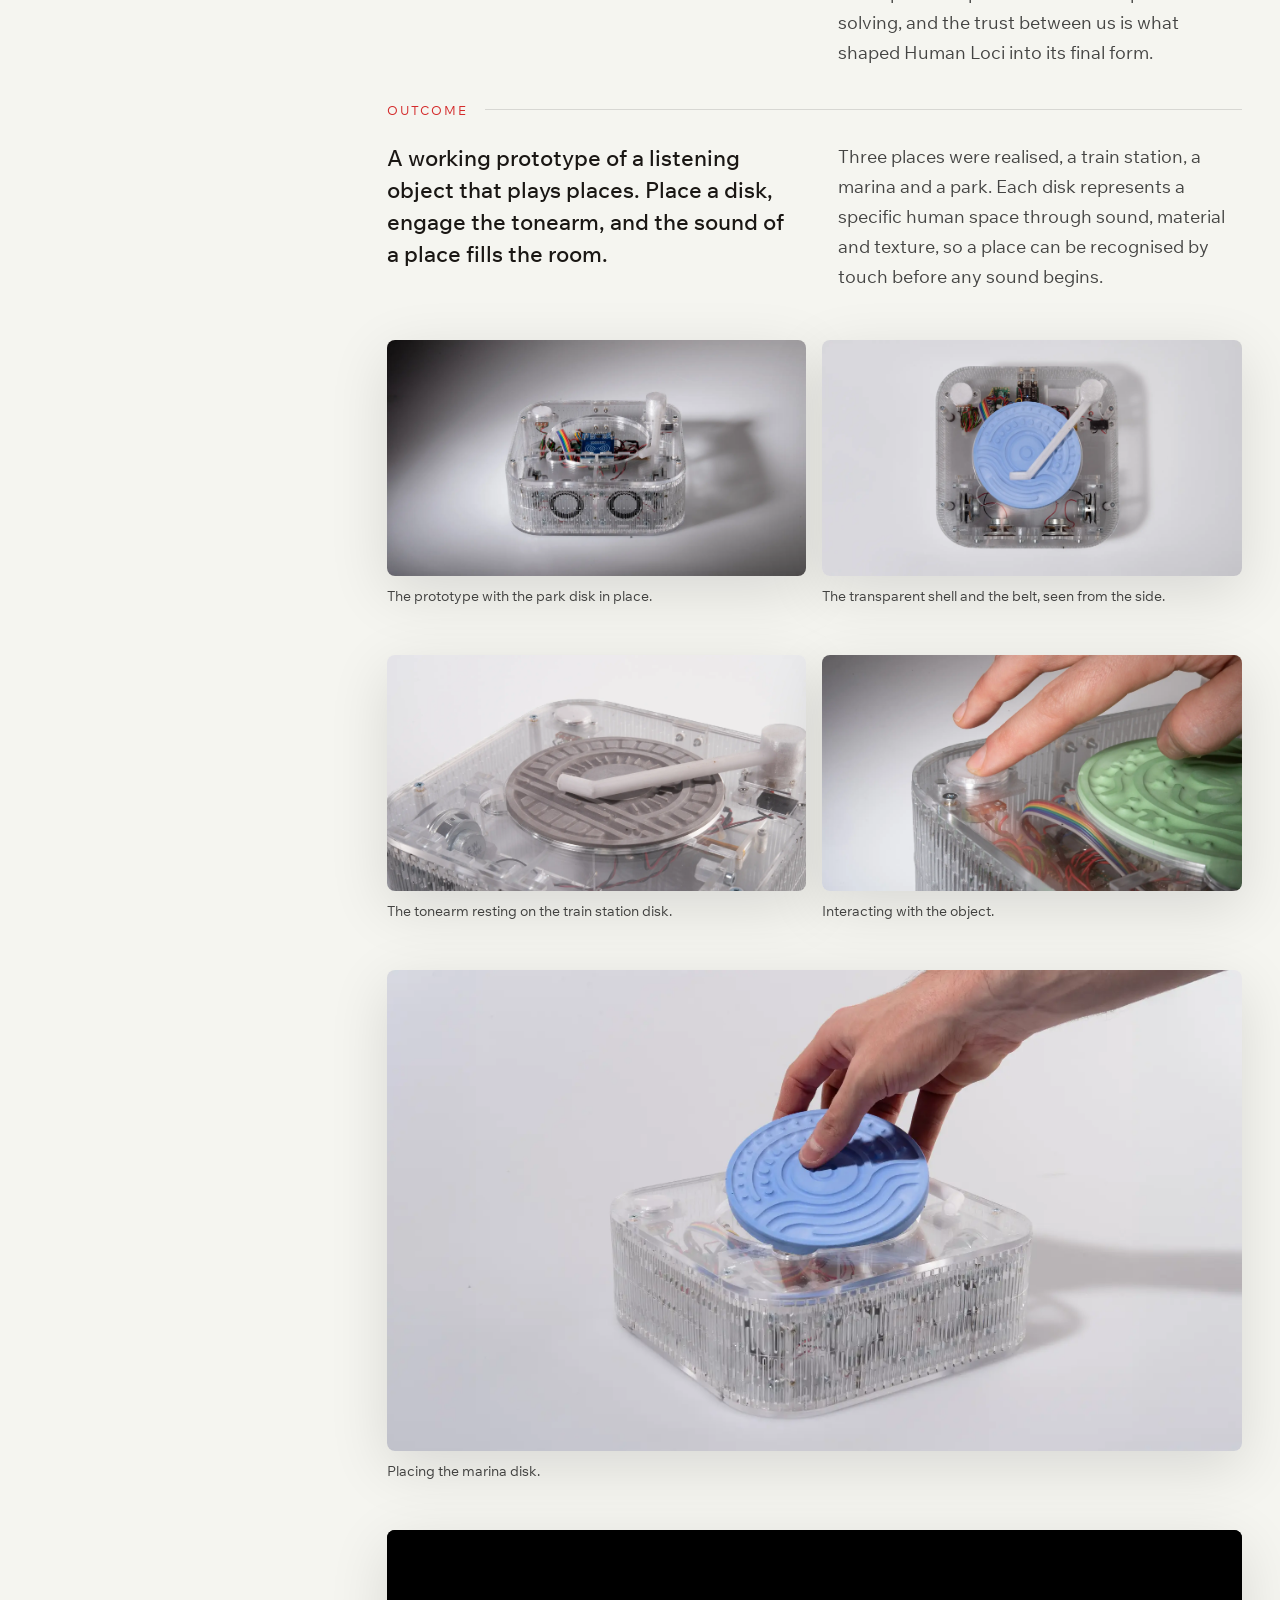
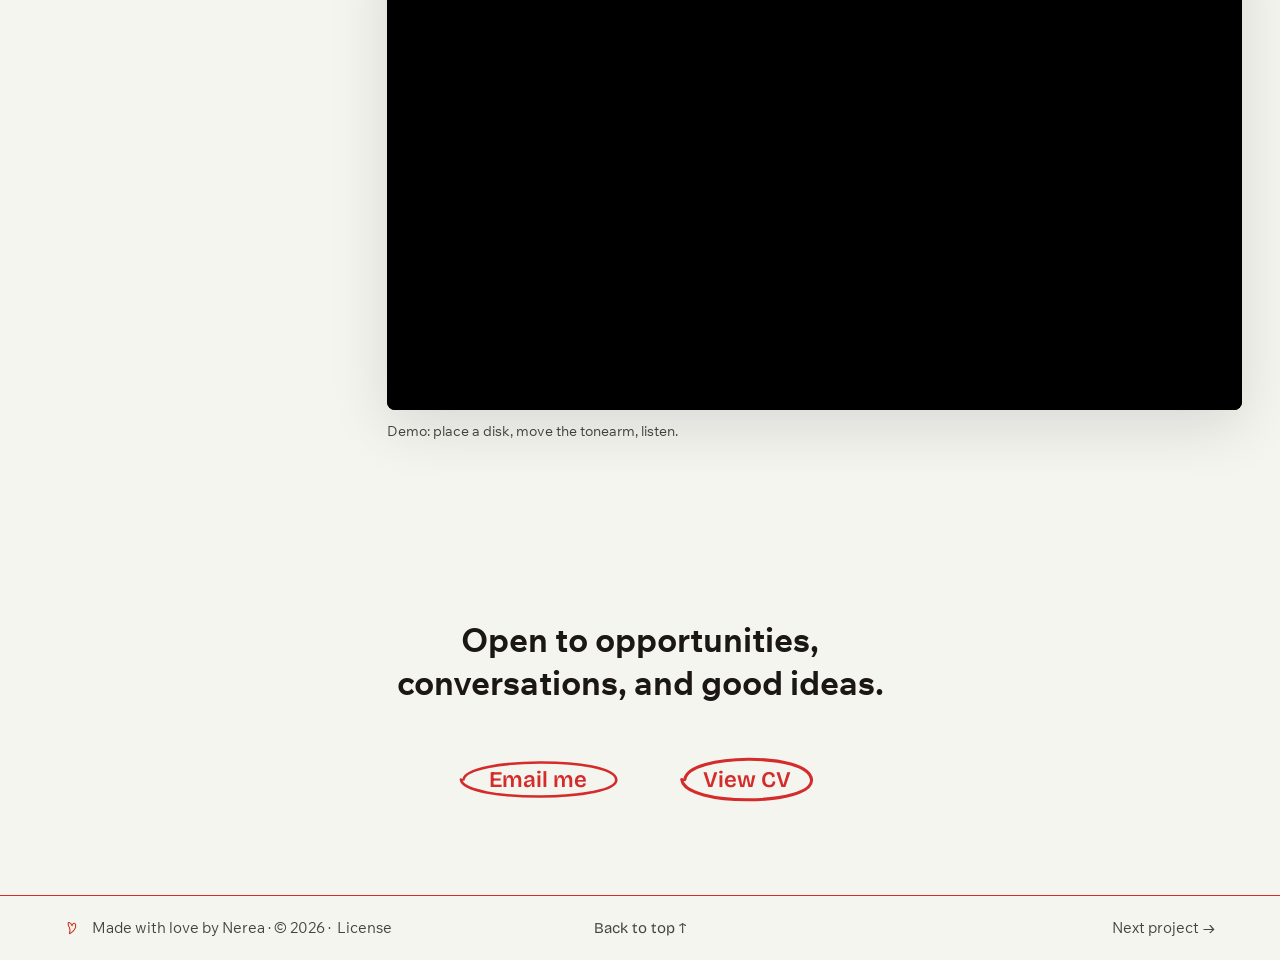
<file: project-detail.html>
<!DOCTYPE html>
<html lang="en">
<head>
  <meta charset="UTF-8" />
  <meta name="viewport" content="width=device-width, initial-scale=1.0" />
  <title>Project Detail</title>
  <link rel="preconnect" href="https://fonts.googleapis.com" />
  <link rel="preconnect" href="https://fonts.gstatic.com" crossorigin />
  <link href="https://fonts.googleapis.com/css2?family=Bricolage+Grotesque:opsz,wght@12..96,300;12..96,400;12..96,500;12..96,600;12..96,700&display=swap" rel="stylesheet" />
  <link rel="stylesheet" href="style.css" />
  <style>
    @font-face {
      font-family: "Wix Madefor Text";
      src: url("./fonts/WixMadeforText-Regular.ttf") format("truetype");
      font-style: normal;
      font-weight: 400;
      font-display: swap;
    }

    @font-face {
      font-family: "Wix Madefor Text";
      src: url("./fonts/WixMadeforText-Medium.ttf") format("truetype");
      font-style: normal;
      font-weight: 500;
      font-display: swap;
    }

    @font-face {
      font-family: "Wix Madefor Text";
      src: url("./fonts/WixMadeforText-SemiBold.ttf") format("truetype");
      font-style: normal;
      font-weight: 600;
      font-display: swap;
    }

    @font-face {
      font-family: "Wix Madefor Text";
      src: url("./fonts/WixMadeforText-Bold.ttf") format("truetype");
      font-style: normal;
      font-weight: 700;
      font-display: swap;
    }

    @font-face {
      font-family: "Wix Madefor Text";
      src: url("./fonts/WixMadeforText-ExtraBold.ttf") format("truetype");
      font-style: normal;
      font-weight: 800;
      font-display: swap;
    }

    :root {
      --bg: #F5F5F0;
      --fg: #000000;
      --muted: rgba(0, 0, 0, 0.72);
      --soft-muted: rgba(0, 0, 0, 0.38);
      --border: rgba(0, 0, 0, 0.12);
      --panel: rgba(255, 255, 255, 0.42);
      --font-display: "Bricolage Grotesque", sans-serif;
      --font-body: "Wix Madefor Text", sans-serif;
      --ease-out-expo: cubic-bezier(.16,1,.3,1);
    }

    * { box-sizing: border-box; }

    /* disable page-level scroll snap from style.css */
    html {
      scroll-behavior: smooth;
      scroll-snap-type: none !important;
    }

    body {
      margin: 0;
      background: var(--bg);
      color: var(--fg);
      font-family: var(--font-body);
      overflow-x: hidden;
    }

    a {
      color: inherit;
      text-decoration: none;
    }

    .detail-page {
      width: 100%;
    }

    .eyebrow {
      margin: 0 0 1rem;
      font-size: 0.78rem;
      letter-spacing: 0.16em;
      text-transform: uppercase;
      color: var(--accent);
    }

    .detail-title {
      margin: 0 0 1.4rem;
      font-family: var(--font-display);
      font-size: clamp(2.6rem, 7vw, 7rem);
      line-height: 0.92;
      max-width: 12ch;
      color: var(--accent);
    }

    .abstract {
      margin: 0;
      max-width: calc(100vw - 4rem);
      font-size: clamp(1.05rem, 1.8vw, 1.28rem);
      line-height: 1.85;
      color: var(--ink);
      transition: color .45s ease;
    }

    .abstract p {
      margin: 0;
    }

    .abstract p + p {
      margin-top: 1.5rem;
    }

    .meta-block {
      padding-top: 1rem;
      border-top: 1px solid var(--border);
    }

    .meta-label {
      margin: 0 0 0.8rem;
      font-size: 0.78rem;
      letter-spacing: 0.16em;
      text-transform: uppercase;
      color: var(--accent);
    }

    .meta-value {
      margin: 0;
      color: var(--ink);
      line-height: 1.8;
      transition: color .45s ease;
    }

    .meta-list {
      margin: 0;
      padding-left: 1.1em;
      list-style: disc;
    }
    .meta-list li {
      margin-bottom: 0.6em;
    }
    .meta-list li:last-child {
      margin-bottom: 0;
    }
    .meta-value a {
      color: inherit;
      text-decoration: underline;
      text-underline-offset: 2px;
      opacity: 0.85;
      transition: opacity 0.2s;
    }
    .meta-value a:hover {
      opacity: 1;
    }
    .meta-value p + p {
      margin-top: 0.9em;
    }

    .gallery-video {
      position: absolute;
      inset: 0;
      width: 100%;
      height: 100%;
      object-fit: contain;
      background: #000;
    }
    .gallery-vimeo {
      border: 0;
      object-fit: unset;
    }

    .video-controls {
      position: absolute;
      left: 1.35rem;
      right: 1.35rem;
      top: 1.35rem;
      z-index: 2;
      display: flex;
      align-items: center;
      gap: 0.9rem;
      padding: 0.75rem 0.9rem;
      border-radius: 999px;
      background: rgba(0, 0, 0, 0.64);
      backdrop-filter: blur(12px);
      opacity: 0;
      transform: translateY(10px);
      transition: opacity .25s ease, transform .25s ease;
      pointer-events: none;
    }

    @media (hover: none), (pointer: coarse) {
      .video-controls {
        opacity: 1;
        transform: translateY(0);
        pointer-events: auto;
      }
    }

    .video-btn,
    .video-range {
      appearance: none;
      -webkit-appearance: none;
    }

    .video-btn {
      border: 0;
      background: rgba(234, 234, 234, 0.88);
      color: #000;
      border-radius: 999px;
      padding: 0.45rem 0.8rem;
      font: 500 0.82rem/1 var(--font-body);
      cursor: pointer;
      transition: background .2s ease;
    }

    .video-btn:hover,
    .video-btn:focus-visible {
      background: rgba(234, 234, 234, 0.96);
      outline: none;
    }

    .video-range {
      appearance: auto;
      height: 4px;
      border-radius: 999px;
      background: rgba(255, 255, 255, 0.42);
      accent-color: #fff;
      cursor: pointer;
    }

    .video-range.timeline {
      flex: 1;
      min-width: 6rem;
    }

    .video-range.volume {
      width: 6rem;
    }

    .video-range::-webkit-slider-thumb {
      -webkit-appearance: none;
      width: 12px;
      height: 12px;
      border-radius: 50%;
      background: #fff;
      border: 0;
    }

    .video-range::-moz-range-thumb {
      width: 12px;
      height: 12px;
      border-radius: 50%;
      background: #fff;
      border: 0;
    }

    .video-range::-moz-range-track {
      height: 4px;
      border-radius: 999px;
      background: rgba(0, 0, 0, 0.22);
    }

    #nextProjectLink {
      font-family: var(--font-body);
      font-size: 0.9375rem;
      font-weight: 400;
      color: var(--muted);
      text-decoration: none;
      display: inline-block;
      transition: color .2s ease, transform .2s ease;
    }

    #nextProjectLink:hover,
    #nextProjectLink:focus-visible {
      color: var(--accent);
      transform: translateY(-2px);
      outline: none;
    }

    @media (max-width: 960px) {

      .video-controls {
        left: 1rem;
        right: 1rem;
        top: 1rem;
        gap: 0.7rem;
        padding: 0.7rem 0.8rem;
      }

      .video-range.volume {
        width: 4.5rem;
      }

      #nextProjectLink {
        font-size: 0.8125rem;
        transform: none;
      }
    }

    .story {
      display: grid;
      grid-template-columns: minmax(16rem, 1fr) 3fr;
      gap: 4rem;
      align-items: start;
      padding: 7rem 2.4rem 6rem;
      /* on very wide screens the page stops growing, so images stay in proportion with the text */
      max-width: 112rem;
      margin: 0 auto;
    }
    .story[hidden] { display: none; }

    .story-side {
      position: sticky;
      top: 6rem;
      display: flex;
      flex-direction: column;
      gap: 1.1rem;
    }
    .story-side .meta-block { padding: 0.8rem 0 0; }
    .story-side .meta-block:first-child { border-top: 0; padding: 0; }
    .story-side .meta-label { font-size: 0.74rem; margin-bottom: 0.45rem; }
    .story-side .meta-value { color: var(--muted); font-size: 0.95rem; line-height: 1.6; }
    .story-side .meta-value.tags { font-weight: 500; color: var(--ink); }
    .story-side .meta-list { list-style: none; padding: 0; }
    .story-side .meta-list li { margin-bottom: 0.3em; }

    .story-main { min-width: 0; }
    /* text is left-aligned and flows into two columns so lines stay short while images run full width */
    .story-main > .eyebrow { font-size: 0.82rem; }
    .story-main .detail-title { font-size: clamp(2.6rem, 4vw, 4.2rem); line-height: 1.02; margin-bottom: 1.2rem; }
    .story-main .abstract { font-size: 1.25rem; line-height: 1.6; max-width: 56rem; }
    .story-main .abstract p + p { margin-top: 1.1rem; }

    .story-flow {
      margin-top: 3rem;
      display: flex;
      flex-direction: column;
      gap: 3rem;
    }

    .story-text { padding: 0; }
    /* label row with a hairline running to the edge of the column */
    .story-text > .meta-label {
      font-size: 0.8rem;
      display: flex;
      align-items: center;
      gap: 1rem;
      margin-bottom: 1.4rem;
    }
    .story-text > .meta-label::after {
      content: "";
      flex: 1;
      height: 1px;
      background: var(--border);
    }
    /* consecutive text sections sit closer together than text and images */
    .story-text + .story-text { margin-top: -1rem; }
    .story-text .meta-value {
      font-size: 1.1rem;
      line-height: 1.7;
    }
    .story-text .meta-value.cols, .story-text .meta-value .cols { column-count: 2; column-gap: 3rem; }
    .story-text .meta-value.avoid > p, .story-text .meta-list li { break-inside: avoid; }
    .story-text .meta-value.pair {
      display: grid;
      grid-template-columns: 1fr 1fr;
      gap: 3rem;
      align-items: start;
    }
    .story-text .meta-value .pair__lead p.lead { margin: 0; }
    .story-split .story-text .meta-value.cols { column-count: 1; }
    /* second level: a lead paragraph, then softer body text with bolder run-in heads */
    .story-text .meta-value p { color: var(--muted); }
    .story-text .meta-value p.lead {
      font-size: 1.38rem;
      line-height: 1.45;
      font-weight: 500;
      color: var(--ink);
      margin-bottom: 0.9rem;
    }
    .story-text .meta-value strong { font-weight: 600; color: var(--ink); }
    .story-text .meta-list.meta-list--rows { counter-reset: none; }
    .story-text .meta-list.meta-list--rows li {
      display: block;
      margin: 0;
      padding: 0.7rem 0;
      border-bottom: 1px solid var(--border);
    }
    .story-text .meta-list.meta-list--rows li:first-child { padding-top: 0; }
    .story-text .meta-list.meta-list--rows li:last-child { border-bottom: 0; }
    .story-text .meta-list.meta-list--rows li::before { content: none; }
    /* two-column role rows: a grid keeps both columns aligned row by row */
    .story-text .meta-value.cols:has(> .meta-list--rows) { column-count: 1; }
    .story-text .meta-value > .meta-list.meta-list--rows {
      display: grid;
      grid-template-columns: 1fr 1fr;
      column-gap: 3rem;
    }
    .story-text .meta-value > .meta-list.meta-list--rows li:nth-child(2) { padding-top: 0; }
    .story-text .meta-value > .meta-list.meta-list--rows li:nth-last-child(2):nth-child(odd) { border-bottom: 0; }
    .story-text .meta-list { list-style: none; padding: 0; counter-reset: step; }
    .story-text .meta-list li {
      counter-increment: step;
      display: grid;
      grid-template-columns: 2.6rem minmax(0, 1fr);
      margin-bottom: 0.7em;
    }
    .story-text .meta-list li::before {
      content: counter(step, decimal-leading-zero);
      font-size: 0.8rem;
      letter-spacing: 0.08em;
      padding-top: 0.38em;
      color: var(--accent);
    }
    .story-text .meta-value p + p { margin-top: 1em; }

    .story-figure { margin: 0; }
    .story-figure img,
    .story-figure video {
      display: block;
      width: 100%;
      height: auto;
      border-radius: 8px;
      box-shadow: 0 16px 60px rgba(0, 0, 0, 0.12);
    }
    .story-video {
      position: relative;
      aspect-ratio: 16 / 9;
      border-radius: 8px;
      overflow: hidden;
      background: #000;
      box-shadow: 0 16px 60px rgba(0, 0, 0, 0.12);
    }
    .story-video:hover .video-controls,
    .story-video:focus-within .video-controls {
      opacity: 1;
      transform: translateY(0);
      pointer-events: auto;
    }
    .story-figure .story-video video.gallery-video {
      position: absolute;
      inset: 0;
      width: 100%;
      height: 100%;
      border-radius: 0;
      box-shadow: none;
    }
    .story-video--phone { aspect-ratio: 1 / 2; }
    .story-figure .story-video--phone video.gallery-video { object-fit: cover; }
    .story-zoom {
      display: block;
      width: 100%;
      padding: 0;
      border: 0;
      background: none;
      cursor: zoom-in;
    }
    .story-row {
      display: grid;
      grid-template-columns: repeat(var(--cols, 2), minmax(0, 1fr));
      gap: 1rem;
    }
    .story-row { align-items: start; }
    /* carousel: one image at a time, swipe or use the arrows */
    .story-carousel__track {
      display: flex;
      gap: 1rem;
      overflow-x: auto;
      scroll-snap-type: x mandatory;
      scrollbar-width: none;
    }
    .story-carousel__track::-webkit-scrollbar { display: none; }
    .story-carousel__track > .story-figure { flex: 0 0 100%; scroll-snap-align: start; }
    .story-carousel__nav {
      display: flex;
      align-items: center;
      justify-content: flex-end;
      gap: 0.6rem;
      margin-top: 0.4rem;
    }
    .story-carousel__count { font-size: 0.8rem; color: var(--muted); font-variant-numeric: tabular-nums; margin-right: 0.4rem; }
    .story-carousel__btn {
      width: 2.4rem;
      height: 2.4rem;
      border-radius: 50%;
      border: 1px solid var(--border);
      background: none;
      color: var(--fg);
      font-size: 1rem;
      cursor: pointer;
      transition: background .2s ease, opacity .2s ease;
    }
    .story-carousel__btn:hover { background: var(--panel); }
    .story-carousel__btn:disabled { opacity: 0.3; cursor: default; }
    /* a second chapter (e.g. an exhibition): a new title, then the story continues */
    .story-chapter { display: flex; flex-direction: column; gap: 3rem; margin-top: 3rem; }
    .story-chapter__head > .eyebrow { margin: 0 0 0.4rem; font-size: 0.82rem; }
    .story-chapter__head .detail-title { margin: 0; }
    .story-chapter__meta { margin: 0.8rem 0 0; font-size: 0.85rem; color: var(--muted); }
    .story-text > .meta-label:empty { display: none; }
    .story-split {
      display: grid;
      grid-template-columns: minmax(0, 1fr) minmax(0, 1.4fr);
      gap: 2.5rem;
      align-items: start;
    }
    /* the phones stay in view while the text beside them scrolls */
    .story-split__media {
      position: sticky;
      top: 6rem;
      display: grid;
      grid-template-columns: repeat(2, minmax(0, 1fr));
      gap: 1rem;
    }
    .story-lightbox {
      position: fixed;
      inset: 0;
      z-index: 1000;
      background: rgba(245, 245, 240, 0.98);
      overflow: auto;
    }
    .story-lightbox img { display: block; max-width: none; height: auto; }
    .story-lightbox__close {
      position: fixed;
      top: 1rem;
      right: 1.5rem;
      z-index: 1001;
      border: 0;
      border-radius: 999px;
      padding: 0.6rem 1rem;
      background: #000;
      color: #fff;
      font: 500 0.82rem/1 var(--font-body);
      cursor: pointer;
    }
    .story-figure figcaption {
      margin-top: 0.6rem;
      font-size: 0.9rem;
      line-height: 1.5;
      color: var(--muted);
    }

    @media (max-width: 960px) {
      .story {
        grid-template-columns: 1fr;
        gap: 3rem;
        padding: 6rem 1.5rem 4rem;
      }
      .story-side { position: static; order: 2; }
      .story-split { grid-template-columns: 1fr; }
      .story-row { grid-template-columns: 1fr; }
      .story-chapter { gap: 2rem; margin-top: 2rem; }
      .story-text .meta-value.cols, .story-text .meta-value .cols { column-count: 1; }
      .story-text .meta-value > .meta-list.meta-list--rows { grid-template-columns: 1fr; }
      .story-text .meta-value > .meta-list.meta-list--rows li:nth-child(2) { padding-top: 0.7rem; }
      .story-text .meta-value > .meta-list.meta-list--rows li:nth-last-child(2):nth-child(odd) { border-bottom: 1px solid var(--border); }
      .story-text .meta-value.pair { grid-template-columns: 1fr; gap: 1rem; }
      .story-split__media { position: static; }
    }
  </style>
</head>
<body>
  <nav id="nav" role="navigation" aria-label="Main navigation">
    <ul class="nav-links">
      <li><a href="about.html">About</a></li>
      <li><a href="mailto:hello@nereaasensio.me">Email me</a></li>
    </ul>
  </nav>

  <a href="index.html" id="siteHomeLink" class="nav-brand is-nav" aria-label="Nerea Asensio">Nerea Asensio</a>

  <!-- kept hidden; JS references this id to set href and sessionStorage -->

  <main class="detail-page">
    <section class="story" id="story" hidden></section>

  </main>

  <!-- ══════════════════════════════════════
       CTA
  ══════════════════════════════════════ -->
  <section id="cta" aria-label="Call to action">
    <div class="cta-inner">
      <p class="cta-headline">Open to opportunities,<br>conversations, and good ideas.</p>
      <div class="cta-btns">
        <a href="mailto:hello@nereaasensio.me" class="cta-circle-btn">
          <svg viewBox="0 0 140 46" fill="none" xmlns="http://www.w3.org/2000/svg">
            <path d="M12,23 C14,6 128,5 130,23 C132,40 12,41 10,23"
                  stroke="#D42B2B" stroke-width="2" fill="none"
                  stroke-linecap="round" stroke-linejoin="round"/>
          </svg>
          Email me
        </a>
        <a href="assets/cv/nerea_asensio_designer_cv.pdf"
           class="cta-circle-btn" target="_blank" rel="noopener">
          <svg viewBox="0 0 100 46" fill="none" xmlns="http://www.w3.org/2000/svg">
            <path d="M10,23 C12,6 90,5 92,23 C94,40 10,41 8,23"
                  stroke="#D42B2B" stroke-width="2" fill="none"
                  stroke-linecap="round" stroke-linejoin="round"/>
          </svg>
          View CV
        </a>
      </div>
    </div>
  </section>

  <!-- ══════════════════════════════════════
       FOOTER
  ══════════════════════════════════════ -->
  <footer>
    <div class="footer-left">
      <img src="assets/doodles/webp/heart_doodle.webp" class="footer-heart" alt="" aria-hidden="true" />
      Made with love by Nerea · © 2026 · <a href="LICENSE" target="_blank" rel="noopener">License</a>
    </div>
    <div class="footer-center">
      <button id="back-top" aria-label="Back to top"
              onclick="window.scrollTo({top:0,behavior:'smooth'})">Back to top ↑</button>
    </div>
    <div class="footer-right">
      <a class="footer-action" id="nextProjectLink" href="./index.html#work">Next project →</a>
    </div>
  </footer>

  <!-- hidden: JS references these IDs for scroll-triggered behaviour -->

  <script>
    const PROJECTS = {
      "human-loci": {
        title: "Human Loci",
        eyebrow: "Tangible experience of place",
        abstract: `<p>A listening object that transforms places into tactile and auditory experiences. Each disk encodes a specific location through recorded soundscapes and a distinct material identity. Place a disk on the player and the environment comes to life through touch, sound, and form.</p>`,
        challenge: `<p>The brief was to design and prototype a physical object with digital fabrication. Our answer was a synesthetic listening object that does not play music but places, a screen-free ritual where the choice of place is made by touch.</p>
          <p>We didn't know how plexiglass would behave structurally or aesthetically until we started cutting it. Finding the right thickness and slot dimensions to achieve clean curves without cracking took many iterations. The tonearm was the trickiest part: it needed to trigger a small on/off switch with enough precision that any slight misalignment would break the interaction. I modelled and 3D printed several versions, each one refining the tolerances a little more, until it worked consistently.</p>`,
        process: [
          "Started from an inspiration, a player that reinterprets the ritual of vinyl, and borrowed the ritual while changing what it means: instead of choosing a song, you choose a place",
          "Defined the concept: a synesthetic listening object that plays places, an archive of human presence over time",
          "Reduced the interaction to its essentials: place the disk, engage the tonearm, listen, with a minimal wheel for volume",
          "Tested and iterated on every component in parallel instead of waiting for one to be perfect before moving to the next",
          "Cut the transparent box in plexiglass over many iterations to find the thickness and slot dimensions that bend cleanly without cracking",
          "Modelled and 3D printed several tonearms, refining the tolerances until it triggered the switch consistently through a magnetic cam mechanism",
          "Built the speaker box as two sealed chambers for stereo separation, testing an acrylic mock-up and a wooden prototype before the final version",
          "Gave each of the three places, train station, marina and park, a disk with its own material and texture"
        ],
        approach: `<p><strong>A transparent system.</strong> The object is built so that structure, sound and interaction stay visible and readable. Nothing is hidden behind a casing, so the way it works becomes part of the experience.</p>
          <p><strong>Three gestures, no screen.</strong> Place the disk, engage the tonearm, listen. The tonearm replaces a traditional on/off switch as the primary interaction, and the volume is a minimal circular wheel with no additional interface.</p>
          <p><strong>Learn by making.</strong> We kept testing and iterating on every component in parallel rather than waiting for one to be perfect before moving to the next. Each version of a part taught us something specific about what had to change, which made the process faster and more grounded than trying to solve things on paper first.</p>`,
        role: [
          "Concept development and project storytelling",
          "Tonearm and volume wheel design and 3D prototyping",
          "Object aesthetics and formal decisions",
          "Presentation structure and project documentation"
        ],
        outcome: `<p>A working prototype of a listening object that plays places. Place a disk, engage the tonearm, and the sound of a place fills the room.</p>
          <p>Three places were realised, a train station, a marina and a park. Each disk represents a specific human space through sound, material and texture, so a place can be recognised by touch before any sound begins.</p>`,
        reflection: `<p>Creating an object from scratch means not limiting the work to specific materials, shapes or functions from the start.</p>
          <p>The project pushed the team beyond its usual materials and techniques, and it was as much a technical education as a creative process. The collaboration was decisive: each member brought complementary strengths, from concept development to technical problem-solving, and the trust between us is what shaped Human Loci into its final form.</p>`,
        resources: [
          `<a href="assets/projects/human loci/human-loci-presentation.pdf" target="_blank" rel="noopener">Final presentation (PDF)</a>`,
          `<a href="https://github.com/jerem-marti/MAInD-Digital_Fabrication-2025-Human_Loci" target="_blank" rel="noopener">Code repository (GitHub)</a>`
        ],
        license: `Documentation and content: CC BY 4.0<br>Hardware design files: CERN OHL v2 Permissive<br>Source code: MIT License`,
        story: [
          { src: "assets/projects/human loci/webp/humanloci-generalview2.webp", alt: "Human Loci, transparent listening object", caption: "Human Loci: a transparent listening object that plays places instead of music." },
          { text: "challenge" },
          { src: "assets/projects/human loci/webp/hl-slide-2.webp", alt: "The inspiration, a player that reinterprets vinyl", caption: "The inspiration: a player that reinterprets the ritual of vinyl, which we borrowed and gave a new meaning." },
          { text: "process" },
          { src: "assets/projects/human loci/webp/hl-slide-5.webp", alt: "Anatomy of the object", caption: "The anatomy of the object: the tonearm as primary interaction, the volume control, and the sealed speaker box." },
          { src: "assets/projects/human loci/webp/hl-slide-6.webp", alt: "The interaction, place, engage, listen", caption: "The whole interaction: place the disk, engage the tonearm, listen." },
          { row: [
            { src: "assets/projects/human loci/webp/hl-slide-8.webp", alt: "Making the box", caption: "Making the box: trying the transparent shell and its parts by hand." },
            { src: "assets/projects/human loci/webp/hl-slide-9.webp", alt: "Early wooden prototypes", caption: "Early wooden prototypes and the first tonearm model." }
          ] },
          { row: [
            { src: "assets/projects/human loci/webp/hl-cam-sketch.webp", alt: "Sketch of the tonearm cam", caption: "The cam sketch in Fusion 360: its geometry took several iterations to fit reliably." },
            { src: "assets/projects/human loci/webp/hl-cam-extrusion.webp", alt: "Cam extrusion with magnet holes", caption: "The cam extruded, with holes for the magnets that snap it between two positions." }
          ] },
          { src: "assets/projects/human loci/webp/hl-tonearm-3d.webp", alt: "3D model of the tonearm", caption: "The tonearm in 3D: the arm, the magnetic cam and the microswitch it triggers to start and stop playback." },
          { row: [
            { src: "assets/projects/human loci/webp/hl-slide-10.webp", alt: "Volume control", caption: "The volume control: a minimal wheel with no additional interface." },
            { src: "assets/projects/human loci/webp/hl-slide-11.webp", alt: "Speaker box", caption: "The speaker box: from acrylic mock-up and wooden prototype to the technical drawing." }
          ] },
          { src: "assets/projects/human loci/webp/hl-slide-12.webp", alt: "Electronics on the bench", caption: "The electronics on the bench: an RFID reader, a microcontroller and the signal flow." },
          { text: "approach" },
          { row: [
            { src: "assets/projects/human loci/webp/hl-slide-13.webp", alt: "The belt", caption: "The belt: a continuous strip that lets rigid acrylic bend around the whole object." },
            { src: "assets/projects/human loci/webp/hl-slide-14.webp", alt: "Cutting the belt", caption: "Laser-cutting and testing the pattern of the belt." }
          ] },
          { src: "assets/projects/human loci/webp/hl-slide-15.webp", alt: "Three disks, train station, marina and park", caption: "Each disk represents a specific human space through sound, material and texture: train station, marina and park." },
          { row: [
            { src: "assets/projects/human loci/webp/hl-slide-16.webp", alt: "Making the disks", caption: "Making the disks: laser-cut layers and a mould." },
            { src: "assets/projects/human loci/webp/hl-slide-17.webp", alt: "Casting the disks", caption: "Casting and colouring the disks." }
          ] },
          { row: [
            { src: "assets/projects/human loci/webp/hl-slide-18.webp", alt: "Technical drawing", caption: "The technical drawing of the object." },
            { src: "assets/projects/human loci/webp/hl-slide-19.webp", alt: "3D model", caption: "The 3D model, showing how electronics, speakers and mechanics fit inside the shell." }
          ] },
          { text: "role" },
          { text: "reflection" },
          { text: "outcome" },
          { row: [
            { src: "assets/projects/human loci/webp/humanloci-generalview1.webp", alt: "The prototype with the park disk", caption: "The prototype with the park disk in place." },
            { src: "assets/projects/human loci/webp/humanloci-generalview3.webp", alt: "The transparent shell and the belt", caption: "The transparent shell and the belt, seen from the side." }
          ] },
          { row: [
            { src: "assets/projects/human loci/webp/humanloci-detail1.webp", alt: "Tonearm on the train station disk", caption: "The tonearm resting on the train station disk." },
            { src: "assets/projects/human loci/webp/humanloci-interaction1.webp", alt: "A hand interacting with the object", caption: "Interacting with the object." }
          ] },
          { src: "assets/projects/human loci/webp/humanloci-interaction2.webp", alt: "Placing the marina disk", caption: "Placing the marina disk." },
          { type: "vimeo", src: "1232734752", alt: "Human Loci demo", caption: "Demo: place a disk, move the tonearm, listen." }
        ],
        services: ["#TangibleInteraction", "#EmbodiedInteraction", "#ConceptualDesign", "#DesignResearch"],
        systemArchitecture: ["#PhysicalComputing", "#EmbeddedSystems", "#RFID", "#Microcontroller"],
        credits: ["Nerea Asensio", "Jérémy Martin", "Nicholas Vos"],
      },
      "meeting-pond": {
        title: "Meeting Pond",
        eyebrow: "Connected presence system",
        abstract: `<p>A pair of connected light objects that let two distant people feel each other's presence without words, notifications or screens. Each device shows a minimal pond of light in a calm idle state. When one person taps, a drop falls into the surface and its ripples radiate outward, appearing in real time on the other device.</p>`,
        challenge: `<p>In a world saturated with messages, alerts and screens, can connection be felt through something more subtle, ambient and non-verbal?</p>
          <p>Working with an LED matrix gives you very few pixels, which makes it genuinely hard to create visuals that feel both meaningful and beautiful. The constraint pushes you toward abstraction immediately, and it is easy to end up with something that looks technically functional but emotionally empty.</p>`,
        process: [
          "Started from a question: two users, two distant spaces, one shared surface. How can distance be made visible?",
          "Explored different visual languages, signals, marks, traces and symbols, which felt too literal and too close to conventional communication",
          "Converged on water: a surface that reacts, carries impact and returns to stillness, where a ripple travels without transporting matter, only energy",
          "Tested gesture recognition with the laptop's camera, then facial recognition and visual effects on the LED matrix",
          "Built a first control interface to tune the size, speed and quantity of the ripples",
          "Abandoned the external interface for an embodied model, with every control integrated into the device itself",
          "Enclosed each unit in a custom frame, turning it into a wall-mounted object that reads as a luminous painting"
        ],
        approach: `<p><strong>Disturbance as presence.</strong> Instead of sending text or explicit content, the user leaves a temporary trace of their energy in a shared visual environment. Each drop fades, so that the next one can be meaningful again.</p>
          <p><strong>Concept before visuals.</strong> We decided to lead with concept rather than visuals. Once the emotional idea of distant presence was clear, the right visual followed: water moves, responds to touch and conveys connection without representing anything literally. The constraint of the LED matrix became an advantage.</p>
          <p><strong>Three gestures, no interface.</strong> Moving the hand left or right changes the colour of the local pond, moving it up or down adjusts its intensity, and a tap releases a drop. The drop carries the sender's colour and, on the other device, mixes with the local pond: two states meeting in one shared moment.</p>`,
        role: [
          "Concept and emotional framing",
          "Design and coding of the water ripples on the LED matrix",
          "Project communication and documentation"
        ],
        reflection: `<p>The limitations of the medium shaped the project more than any other factor.</p>
          <p>A small, low-resolution LED matrix is not made for detail, so the first challenge was finding an element that could carry the concept at all: the idea of distant presence was clear, but not how to represent it on such a constrained device. Once water emerged as the answer, the difficulty shifted to the code, reproducing the smooth, fluid feeling of water with so few pixels, and then making two devices respond to each other live. Resolving these constraints one by one is what made the project so rewarding.</p>`,
        outcome: `<p>A working pair of connected light objects: a tap on one creates ripples on both, in real time.</p>
          <p>Every interaction happens through gestures read by the camera, with no visible interface. The drop briefly merges the sender's colour with the other pond, then fades, leaving no archive of messages and no pressure to reply.</p>`,
        resources: [
          `<a href="assets/projects/meeting pond/meeting-pond-presentation.pdf" target="_blank" rel="noopener">Final presentation (PDF)</a>`,
          `<a href="https://github.com/jerem-marti/MAInD-ID151.01-2026-MissingDrop" target="_blank" rel="noopener">Code repository (GitHub)</a>`
        ],
        license: `Documentation and content: CC BY 4.0<br>Source code: MIT License`,
        services: ["#HumanComputerInteraction", "#PhysicalComputing", "#ExperienceDesign"],
        systemArchitecture: ["#LEDMatrix", "#GestureRecognition", "#RealTimeSystem", "#IoT"],
        credits: ["Nerea Asensio", "Jérémy Martin"],
        story: [
          { src: "assets/projects/meeting pond/webp/meetingpond-general1.webp", alt: "Two Meeting Pond devices side by side", caption: "Meeting Pond: two ponds of light, connected across distance." },
          { text: "challenge" },
          { row: [
            { src: "assets/projects/meeting pond/webp/mp-slide-2.webp", alt: "We live surrounded by communication", caption: "The starting point: presence is quieter than communication." },
            { src: "assets/projects/meeting pond/webp/mp-slide-3.webp", alt: "Two users, two distant spaces, one shared surface", caption: "The question: how can distance be made visible?" }
          ] },
          { text: "process" },
          { src: "assets/projects/meeting pond/webp/mp-slide-5.webp", alt: "Process, exploring visual languages", caption: "Exploring visual languages on the LED matrix, before water felt just right." },
          { row: [
            { type: "video", phone: true, src: "assets/projects/meeting pond/video/mp-proto-laptop.mp4", caption: "Initial tests using the laptop's camera." },
            { type: "video", phone: true, src: "assets/projects/meeting pond/video/mp-proto-face.mp4", caption: "Facial recognition tests." },
            { type: "video", phone: true, src: "assets/projects/meeting pond/video/mp-proto-effects.mp4", caption: "Effects exploration." },
            { type: "video", phone: true, src: "assets/projects/meeting pond/video/mp-proto-params.mp4", caption: "Initial tests with interface parameters." }
          ] },
          { row: [
            { src: "assets/projects/meeting pond/webp/meetingpond-components.webp", alt: "Components of one unit", caption: "The components of one unit: LED matrix, battery, smartphone camera and Wi-Fi microcontroller." },
            { src: "assets/projects/meeting pond/webp/mp-interface.webp", alt: "Final prototype in its frame", caption: "The final prototype in its frame." }
          ] },
          { text: "approach" },
          { src: "assets/projects/meeting pond/webp/mp-slide-6.webp", alt: "Concept, a tapping gesture becomes a drop", caption: "A tapping gesture becomes a drop. The ripple carries energy, then the pond resets." },
          { label: "The experience", html: `<p>Ambient emotional connection rather than information exchange.</p>
            <p>When inactive, the device emits a calm visual atmosphere, and the user is never prompted to check anything. When the other person interacts, the water shifts and ripples radiate: someone was here, someone thought of you. There is no need to answer and no record of missed interactions. Users can respond with another drop, creating a gentle dialogue of ripples.</p>` },
          { src: "assets/projects/meeting pond/webp/mp-slide-4.webp", alt: "Two people in two rooms with Meeting Pond", caption: "Two people, two distant rooms, one shared pond." },
          { label: "How it was built", html: `<p>Meeting Pond was designed by two people. Together we developed the concept and the visual language of the pond, and shared the making of the frame and the finishing of the object.</p>
            <p><strong>Jérémy Martin</strong> led the real-time system connecting the two devices, from gesture sensing to the networking between them, and integrated the electronics and the LED matrix into a self-contained object. <strong>I</strong> focused on the concept and its emotional framing, the design and the coding of the water ripples on the LED matrix, and the project's communication and documentation.</p>`, lead: false },
          { text: "role" },
          { text: "reflection" },
          { text: "outcome" },
          { type: "vimeo", src: "1182421737", alt: "Meeting Pond video", caption: "Meeting Pond in use: a tap on one device ripples across both." },
          { row: [
            { src: "assets/projects/meeting pond/webp/meetingpond-interaction1.webp", alt: "Tapping the pond", caption: "A tap releases a drop." },
            { src: "assets/projects/meeting pond/webp/meetingpond-general2.webp", alt: "Two ponds after a drop", caption: "The ripple arrives on the other pond." }
          ] },
          { row: [
            { src: "assets/projects/meeting pond/webp/meetingpond-general3.webp", alt: "Ponds in green and yellow", caption: "Each person tunes the colour of their own pond." },
            { src: "assets/projects/meeting pond/webp/meetingpond-general4.webp", alt: "Ponds in blue", caption: "Two states meeting on one shared surface." }
          ] },
          { src: "assets/projects/meeting pond/webp/mp-slide-7.webp", alt: "Closing slides", caption: "Like in life, a subtle action can travel far and change someone else's state." }
        ],
      },
      "financial-planning-hub": {
        title: "Financial Planning Hub",
        eyebrow: "Service platform",
        abstract: `<p>The Financial Planning Hub is a new feature concept for a major Swiss banking app, designed to help users understand how their short-term financial decisions affect their long-term goals. Through guided onboarding, a dynamic visual metaphor, real-time what-if simulations and personalised insights, the hub makes financial planning feel approachable, intuitive and confidence-building — rather than overwhelming.</p>`,
        challenge: `<p>Most banking apps give you the tools to manage money, but very few help you understand it.</p>
          <p>The brief revealed a concrete gap: users could track spending and investments, but had no way to see how a small decision today, an impulse purchase or a missed saving, quietly shapes a goal years from now. This disconnection between the present and the future creates anxiety, procrastination and a persistent lack of confidence around financial planning. The challenge was to bridge that gap without adding complexity, making long-term thinking feel as natural and immediate as checking a balance.</p>`,
        approach: `<p><strong>Research first.</strong> Interviews and behavioural analysis surfaced a clear pattern: people don't avoid financial planning because they don't care, they avoid it because it feels abstract and intimidating. A competitive benchmark showed that most financial apps offer goal tracking or spending insights in isolation, but almost none connect the two in real time or make the link between daily actions and future outcomes visible.</p>
          <p><strong>Design for confidence.</strong> The onboarding is guided and conversational, reducing cognitive load from the first interaction. A growing tree metaphor translates financial health into something immediately readable, with no terminology required. What-if simulations ("what if I saved €50 more per month?") let users explore scenarios without consequence, turning planning into something closer to play. Everything was designed in Figma, from research synthesis to the final interactive prototype.</p>`,
        role: [
          "Concept definition and project framing",
          "User research and synthesis",
          "Competitive benchmark",
          "UX flow and feature architecture",
          "End-to-end Figma prototype",
          "Presentation structure and copy"
        ],
        services: ["#UX", "#UI", "#DesignInterface"],
        systemArchitecture: ["#Figma", "#DigitalPrototyping"],
        credits: ["Nerea Asensio", "Walter de Nicola", "Roberta Valli", "Riccardo Assirelli", "Isabel Parini"],
        story: [
          { src: "assets/projects/financial planning hub/webp/home_screen_1_HR.webp", alt: "Financial Planning Hub home screen", caption: "The Financial Planning Hub inside the banking app." },
          { text: "challenge" },
          { src: "assets/projects/financial planning hub/webp/onboarding_1_HR.webp", alt: "Onboarding screens", caption: "A guided, conversational onboarding." },
          { text: "approach" },
          { row: [
            { src: "assets/projects/financial planning hub/webp/main_screen_HR.webp", alt: "The growing tree on the main screen", caption: "The growing tree: financial health at a glance." },
            { src: "assets/projects/financial planning hub/webp/mock_dashboard_HR.webp", alt: "Main page of the hub", caption: "The main page of the hub." }
          ] },
          { text: "role" },
          { type: "vimeo", src: "1182424082", alt: "Financial Planning Hub video", caption: "The Financial Planning Hub, from onboarding to what-if simulations." },
          { src: "assets/projects/financial planning hub/webp/onboarding_ready_HR.webp", alt: "Hub ready screen", caption: "The hub is ready." }
        ],
      },
      "rememberita": {
        title: "RemembeRita",
        eyebrow: "Interactive reminder device",
        abstract: `<p>RemembeRita is a reminder device that lives at the threshold of the home. Send it a task from your phone and it holds it as a physical, light-based presence until you consciously resolve it with a gesture. It shifts remembering from mental effort to spatial awareness.</p>`,
        challenge: `<p>The brief constrained the prototype to a 20x20 cm cube, which immediately limited what the object could contain and how it could communicate.</p>
          <p>Our concept depended on clear, readable feedback between the device and the user through light and interaction. Designing that communication to feel intuitive rather than technical within such a compact form was the main difficulty.</p>`,
        approach: `<p><strong>Light as the main channel.</strong> Light became the primary way the object communicates, chosen for its expressive potential: a task stays present as light until it is resolved with a gesture.</p>
          <p><strong>A chatbot as intermediary.</strong> A Telegram chatbot connects the device and the user, keeping the physical object simple while still enabling real two-way interaction.</p>`,
        reflection: `<p>Building the chatbot and the Arduino firmware from scratch was new territory, and an opportunity to learn both from the ground up.</p>`,
        role: [
          "Concept definition and interaction modalities",
          "Arduino firmware and device logic",
          "Telegram chatbot development",
          "Object form and light behaviour"
        ],
        services: ["#ProductDesign", "#Prototyping"],
        systemArchitecture: ["#ESP32", "#Arduino", "#TelegramBot", "#NeoPixel"],
        credits: ["Nerea Asensio", "Ayse Ceren Seckin", "A. M. Luz Vanella"],
        story: [
          { src: "assets/projects/rememberita/webp/rememberita-1.webp", alt: "Sending a task to RemembeRita from the phone", caption: "Send a task from your phone, and RemembeRita holds it as light." },
          { text: "challenge" },
          { src: "assets/projects/rememberita/webp/rememberita-2.webp", alt: "RemembeRita lit up", caption: "A task held as a physical, light-based presence." },
          { text: "approach" },
          { row: [
            { src: "assets/projects/rememberita/webp/rememberita-3.webp", alt: "RemembeRita in the dark", caption: "Light as the main communication channel." },
            { src: "assets/projects/rememberita/webp/rememberita-4.webp", alt: "The cube in warm light", caption: "The 20x20 cm cube." }
          ] },
          { text: "role" },
          { text: "reflection" },
          { type: "vimeo", src: "1182424276", alt: "RemembeRita demo", caption: "RemembeRita, the demo." },
          { row: [
            { src: "assets/projects/rememberita/webp/rememberita-5.webp", alt: "Resolving a task with a gesture", caption: "Resolving a task with a gesture." },
            { src: "assets/projects/rememberita/webp/rememberita-6.webp", alt: "RemembeRita light states", caption: "The light states of the object." }
          ] },
          { src: "assets/projects/rememberita/webp/rememberita-7.webp", alt: "RemembeRita close-up", caption: "RemembeRita at the threshold of the home." }
        ],
      },
      "thea": {
        title: "Thea",
        eyebrow: "A wearable sense for allergies",
        abstract: `<p>Thea is a wearable companion that gives the allergic body a new sense: how close you are to your limit, how fast you are approaching it, and what to do next. A screenless band translates invisible environmental load into light, touch and, only when needed, a calm voice.</p>`,
        challenge: `<p>Allergic reactions feel random, but they are cumulative: allergens, the environment and the state of the body add up, invisibly, until a personal limit is crossed.</p>
          <p>Triggers are hard to trace, reactions are often recognised too late, and managing them means constant vigilance. Existing tools answer with more forecasts, numbers and alerts, which mostly add anxiety. The design question became: how might we give the body a new sense, felt rather than read, so a person knows how close they are to their limit while there is still room to act?</p>`,
        process: [
          "Researched life with allergies through interviews, co-design and a conversation with a professional from the aha! Swiss Allergy Centre",
          "Defined the Cumulative Load Model: allergens fill a cup, co-factors lower the threshold, and the Action Window is the room left to act",
          "Started from a medical patch, abandoned because the object itself signalled illness",
          "Moved to the wrist, culturally neutral and well suited to sensing, but early bands still read as a smartwatch",
          "Removed the case entirely: a single continuous band with the technology hidden inside and light glowing through its surface",
          "Prototyped from paper and cardboard to a 3D-printed housing for the electronics, then tested textiles and closures",
          "Designed the multimodal language: a light gauge, haptic rhythms and a voice that stays silent by default",
          "Designed the companion app, with an onboarding that teaches Thea's language before anything is tracked",
          "Wrote a co-design and usability protocol, run Wizard-of-Oz, to test whether something this calm can still be trusted"
        ],
        approach: `<p><strong>Felt, not read.</strong> No screens and no numbers. A light gauge fills to show how close you are to your limit, and a haptic rhythm tells how fast it is changing: the number of pulses encodes the speed, their order the direction.</p>
          <p><strong>Silence as the default.</strong> Thea's voice speaks only when you ask, or at a true edge. Its rarity is what makes it trusted: when you hear it, it means something. In a reaction it speaks first, with the calm authority of a paramedic rather than an alarm.</p>
          <p><strong>Private by design.</strong> The intelligence is designed to run on the device itself, so no biometric or environmental data needs to leave the band. The app shows exactly what Thea knows, and everything can be reviewed, exported or deleted.</p>`,
        role: [
          "Research and ideation",
          "Companion app: UX, UI and onboarding",
          "Art direction of the project's photo and video documentation",
          "Final presentation design"
        ],
        reflection: `<p>Designing for health means being precise and careful about everything you propose, because the work touches people's lives directly.</p>
          <p>The research was the most delicate part: finding people willing to talk about such a sensitive condition was hard, and the interviews required real care. On the technical side, the project opened new territory, exploring sensors and techniques that work directly on the body, and allowed some speculation, since part of the technology we proposed is not ready yet but will be in the future. Above all, it confirmed how central UX becomes when a product lives on someone's body and shapes their everyday decisions. It taught me a great deal, both on the technical side and on the user and research side.</p>`,
        outcome: `<p>A functional prototype across all four workstreams: the device, its physical form, the companion app and the voice agent.</p>
          <p>A multimodal language where stillness and silence are the default: a light gauge, a haptic rhythm and a voice that speaks only when asked or at a true edge. Alongside it, a complete co-design and usability protocol, ready to run with people who live with allergies.</p>`,
        resources: [
          `<a href="assets/projects/thea/thea-presentation.pdf" target="_blank" rel="noopener">Final presentation (PDF)</a>`,
          `<a href="https://ma-in-d-multimodal-20252026-thea.vercel.app/" target="_blank" rel="noopener">Onboarding prototype</a>`,
          `<a href="https://github.com/nereat2/MAInD-Multimodal-20252026-thea" target="_blank" rel="noopener">Code repository (GitHub)</a>`,
          `<a href="https://github.com/jerem-marti/MAInD-Multimodal_Experience_Design-Demo-2026" target="_blank" rel="noopener">Device demo code (GitHub)</a>`
        ],
        services: ["#WearableDesign", "#MultimodalInteraction", "#UXDesign", "#CoDesign"],
        systemArchitecture: ["#ArduinoUNOQ", "#VoiceInterface", "#HapticFeedback", "#EdgeAI"],
        credits: ["Nerea Asensio", "Lucia Ciapessoni", "Jérémy Martin", "Nicholas Vos"],
        story: [
          { src: "assets/projects/thea/webp/thea-hero.webp", alt: "Thea, a textile wristband", caption: "Thea: a screenless wearable that gives the allergic body a new sense." },
          { text: "challenge" },
          { src: "assets/projects/thea/webp/thea-slide-2.webp", alt: "Living with allergies", caption: "Living with allergies: trigger ambiguity, late recognition, cumulative causes and a constant psychological burden." },
          { src: "assets/projects/thea/webp/thea-slide-3.webp", alt: "The Cumulative Load Model", caption: "The Cumulative Load Model: the Action Window is the room left before a reaction." },
          { text: "process" },
          { text: "approach" },
          { label: "Brand identity", html: `<p>Thea's brand is built on one idea, attunement: a calm new sense, never a tracker, a monitor or a medical alert.</p>
            <p>Its promise moves from calm perception to reconnection: feel your load quietly, step back into the world you have been avoiding, and get your life back. The palette is drawn from the product photography, cobalt, orange and linen, and on the device colour is the signal: white rests, cobalt speaks, orange acts. The mark is an abstract loop of light that implies sight without ever becoming a face, and the voice follows the same principles: say less, stay plain, warm and never anxious. The brand was defined by Jérémy Martin and guided every other part of the project, from the voice agent to the app.</p>` },
          { src: "assets/projects/thea/webp/thea-brand-cover.webp", alt: "Thea brand book cover", caption: "The brand book: the sense you were missing. Reconnect with your allergens." },
          { src: "assets/projects/thea/webp/thea-brand-visual.webp", alt: "Thea visual identity", caption: "The visual identity: cobalt, orange and linen, and on the loop, colour is state." },
          { src: "assets/projects/thea/webp/thea-slide-5.webp", alt: "What Thea does for you", caption: "What Thea does: ongoing monitoring, window check, voice update and support during a reaction." },
          { src: "assets/projects/thea/webp/thea-slide-6.webp", alt: "How Thea interacts", caption: "Three channels, each with one job: light for where you are, touch for how fast, voice when needed." },
          { row: [
            { type: "video", phone: true, src: "assets/projects/thea/video/thea-state-request.mp4", caption: "Status request." },
            { type: "video", phone: true, src: "assets/projects/thea/video/thea-state-listening.mp4", caption: "Voice listening." },
            { type: "video", phone: true, src: "assets/projects/thea/video/thea-state-thinking.mp4", caption: "Voice thinking." },
            { type: "video", phone: true, src: "assets/projects/thea/video/thea-state-speaking.mp4", caption: "Voice speaking." },
            { type: "video", phone: true, src: "assets/projects/thea/video/thea-state-alert.mp4", caption: "Status alert." }
          ] },
          { src: "assets/projects/thea/webp/thea-slide-7.webp", alt: "Thea's voice", caption: "Thea's voice: a confidant, not an alarm." },
          { src: "assets/projects/thea/webp/thea-slide-8.webp", alt: "Laura and the dog", caption: "A use case in four beats: Laura, who is allergic to dogs, goes to dinner at her friend's house." },
          { src: "assets/projects/thea/webp/thea-storyboard.webp", alt: "Storyboard of the four scenarios", zoom: true, zoomWidth: 2400, caption: "The four scenarios: a status check, an imminent reaction, the edge, and graceful failure when Thea is unsure." },
          { row: [
            { src: "assets/projects/thea/webp/thea-slide-9.webp", alt: "Severe allergic reaction", caption: "When the Action Window closes, the device enters urgency mode." },
            { src: "assets/projects/thea/webp/thea-slide-10.webp", alt: "Thea speaks first", caption: "In a real reaction, Thea stops asking you to look and starts telling you what to do." }
          ] },
          { label: "The companion app", html: `<p>Before anything is tracked, the app teaches Thea's language.</p>
            <p>The onboarding unfolds in three acts: it explains the cup model and the Action Window, gets to know the user's allergic history, and sets expectations, with practice signals so nothing feels unfamiliar during a real alert. After a reaction, the app reconstructs what happened, what led up to it and how the window responded: a learning moment, not a relived one.</p>` },
          { row: [
            { src: "assets/projects/thea/webp/thea-app-1.webp", alt: "Onboarding, your body keeps a score", caption: "Explaining the cumulative load." },
            { src: "assets/projects/thea/webp/thea-app-2.webp", alt: "Onboarding, your body has a ceiling", caption: "The personal threshold." },
            { src: "assets/projects/thea/webp/thea-app-3.webp", alt: "Onboarding, this space is your freedom", caption: "The Action Window." }
          ] },
          { row: [
            { src: "assets/projects/thea/webp/thea-app-4.webp", alt: "Onboarding, how Thea reaches you", caption: "How Thea reaches you: light, vibration and voice." },
            { src: "assets/projects/thea/webp/thea-app-5.webp", alt: "Onboarding, how to reach Thea", caption: "How to reach Thea: a single tap or a long press." },
            { src: "assets/projects/thea/webp/thea-app-6.webp", alt: "Onboarding, if a reaction starts", caption: "What Thea does if a reaction starts." }
          ] },
          { row: [
            { src: "assets/projects/thea/webp/thea-slide-12.webp", alt: "What the app doesn't hide", caption: "What the app doesn't hide: onboarding, data always visible, and the story after a reaction." },
            { src: "assets/projects/thea/webp/thea-slide-13.webp", alt: "Local AI and ethics", caption: "Local AI and ethics: on-device by design, full visibility, a companion and not a diagnosis." }
          ] },
          { label: "How it was built", html: `<p>Thea was the work of a team of four. Together we carried out the research and the ideation.</p>
            <p><strong>Jérémy Martin</strong> defined the brand and Thea's personality, wrote the voice agent's system prompt, coded the voice interface, designed the co-design protocol and built the final demo. <strong>Nicholas Vos</strong> led the electronics, the sensing firmware and the motion work. <strong>Lucia Ciapessoni</strong> led the 3D modelling, the physical form and the documentation. <strong>I</strong> led the companion app, its UX, UI and onboarding, art-directed the project's photo and video documentation, and designed the final presentation. Photography by Niccolò Quaresima.</p>`, lead: false },
          { text: "role" },
          { text: "reflection" },
          { text: "outcome" },
          { type: "vimeo", src: "1232759690", alt: "Thea video", caption: "Thea, the project video." },
          { row: [
            { src: "assets/projects/thea/webp/thea-photo-3.webp", alt: "Thea worn on the wrist", caption: "The light halo glows through the band: calm technology that stays at the edge of attention." },
            { src: "assets/projects/thea/webp/thea-photo-4.webp", alt: "Thea on the wrist with flowers", caption: "Holding a wildflower again: Thea is designed to help people reconnect with what they avoid." },
            { src: "assets/projects/thea/webp/thea-photo-5.webp", alt: "Thea among flowers", caption: "Reconnect with your allergens: step back into the world you have been keeping at arm's length." }
          ] },
          { row: [
            { src: "assets/projects/thea/webp/thea-photo-1.webp", alt: "Thea on a rope", caption: "Thea, the sense you were missing." },
            { src: "assets/projects/thea/webp/thea-photo-2.webp", alt: "Thea open on a blue surface", caption: "Thea among the allergens it helps you sense." }
          ] }
        ],
      },
      "elen": {
        title: "ELEN",
        featured: [
          { label: "Displayed at Digital Design Week 2026, Milan · Porta Venezia district" },
          { label: "Mentioned in niwwrd magazine", url: "https://www.niwwrd.com/post/digital-design-week-2026-what-stood-out-as-it-closes" }
        ],
        eyebrow: "Speculative photographic instrument",
        abstract: `<p>ELEN is a speculative photographic instrument that treats wireless data as contemporary haunting. It captures the personal network signals leaking invisibly from people in a space and translates them into spectral forms layered onto a real photograph of the site. Ghost figures made entirely from behavioral data.</p>`,
        challenge: `<p>The brief came from the Fotomuseum Winterthur: a speculative camera, conceived from the start for an exhibition, that extends perception beyond its natural limits.</p>
          <p>Finding the right concept was the first difficulty. It had to answer the museum's brief while being innovative and making real use of technology. The ghosts then had to feel organic and fluid while being generated entirely through code, which meant developing a visual language from scratch. Getting the device to reliably detect and interpret wireless signal data added another layer of complexity, since some of that data is inherently unstable and difficult to handle cleanly.</p>`,
        process: [
          "Started from the museum's research framing: imaging technologies have always been used to perceive what the eye cannot, from spirit photography to computational cameras",
          "Defined the concept: a camera for the wireless signals that surround us, where ghosts are no longer supernatural but infrastructural",
          "Built passive wireless monitoring on a Raspberry Pi, capturing signal strength and device identifiers without connecting to any network",
          "Developed the visual language of the entities in code: soft, fluid forms that feel organic while being driven entirely by data",
          "Mapped signal characteristics to each entity: strength to scale, number of devices to density, network activity to motion",
          "Designed the object as handheld field equipment, with a 3D-printed body, orange plexiglass and two front buttons",
          "Completed it as a finished product: packaging, a brochure with instructions, and its own user experience",
          "Designed the exhibition at SACEBA, with a live projection of the signals present in the space"
        ],
        approach: `<p><strong>Measured, not invented.</strong> Every entity is driven by a real wireless signal in the room, so the image is a trace of actual presence rather than decoration. Device identifiers are anonymised the moment they are captured: ELEN shows that someone is there, never who.</p>
          <p><strong>A visual language for data.</strong> Each signal becomes a soft, shifting spectral form, with a fragment of broadcast metadata as its temporary name. The forms had to read as presences rather than charts, organic enough to feel alive and precise enough to stay true to the data.</p>
          <p><strong>No part left unfinished.</strong> We committed to perfecting every single part rather than cutting corners anywhere. That meant digging into unfamiliar technologies and spending real time on the technical side until each component performed the way the concept demanded.</p>`,
        role: [
          "Ideation and concept, with the team",
          "Output aesthetic: the look, code and behaviour of the entities",
          "Brochure, graphic content and video production",
          "Exhibition art direction and set-up, with the team",
          "Project communication and documentation"
        ],
        reflection: `<p>Designing for an exhibition from the start shaped every decision in the project.</p>
          <p>ELEN was not only a device. It was prepared as a finished, ready-to-sell product, with its own packaging, a brochure with instructions and its own user experience, and at the same time as an experience designed for a specific space, SACEBA. The installation made the concept tangible: personal data leaks every day and everywhere, and visitors could see their own digital ghosts appear live in the room.</p>`,
        outcome: `<p>A working handheld prototype that detects the wireless signals in a space and turns them into a living spectral overlay, in real time.</p>
          <p>ELEN was presented at SACEBA as an installation, then shown at Digital Design Week 2026 in Milan, in the Porta Venezia district, and mentioned in niwwrd magazine.</p>`,
        resources: [
          `<a href="assets/projects/elen/elen-brochure.pdf" target="_blank" rel="noopener">Brochure (PDF)</a>`,
          `<a href="https://github.com/jerem-marti/MAInD-Prototyping_Spatial_Experiences-2026" target="_blank" rel="noopener">Code repository (GitHub)</a>`
        ],
        license: `Documentation and media: CC BY-NC-SA 4.0<br>Hardware designs: CERN-OHL-S v2 with non-commercial clause<br>Source code: PolyForm Noncommercial 1.0.0`,
        services: ["#SpeculativeDesign", "#InteractionDesign", "#ProductDesign"],
        systemArchitecture: ["#RaspberryPi", "#Kismet", "#PhysicalComputing", "#WifiSignal", "#RealTimeVisualization"],
        credits: ["Nerea Asensio", "Jérémy Martin", "Nicholas Vos"],
        story: [
          { src: "assets/projects/elen/webp/elen-front.webp", alt: "ELEN, the handheld device", caption: "ELEN: a device that shows the digital entities that surround us." },
          { text: "challenge" },
          { type: "vimeo", src: "1182423777", alt: "ELEN explanatory video", caption: "How ELEN works: from wireless signal to electronic entity." },
          { text: "process" },
          { row: [
            { src: "assets/projects/elen/webp/elen-detail.webp", alt: "Detail of the device", caption: "The orange plexiglass body and the handle." },
            { src: "assets/projects/elen/webp/elen-view.webp", alt: "The device from the front", caption: "The finished product." }
          ] },
          { text: "approach" },
          { label: "How it was built", html: `<p>ELEN was a team effort. All three of us shaped the ideation and the concept together, and together we art-directed the exhibition and built the elements that displayed ELEN at SACEBA.</p>
            <p><strong>Jérémy Martin</strong> built the software architecture and the signal engineering, from passive wireless monitoring to the live overlay, and designed the product's UX: how the device is switched on, how a moment is captured, how the gallery is browsed, and how the entities hold their place as you move through the space.</p>
            <p><strong>Nicholas Vos</strong> led the product design and the material decisions, modelled the body and assembled it, and developed the packaging from an initial idea of mine. He also contributed to the photo editing and art direction.</p>
            <p><strong>I</strong> was responsible for the output aesthetic: the look, the code and the behaviour of the entities. I also created the graphic content, from the brochure to the video production, and took care of the project's communication and documentation.</p>`, lead: false },
          { src: "assets/projects/elen/webp/elen-architecture.webp", alt: "ELEN system architecture", caption: "The system architecture: from the wireless signals in the space to the image, and how each signal characteristic shapes the entities." },
          { src: "assets/projects/elen/webp/elen-chassis.webp", alt: "Render of the internal chassis", caption: "The 3D-printed internal chassis, the structural backbone that holds every component in place." },
          { row: [
            { src: "assets/projects/elen/webp/elen-interaction1.webp", alt: "Scanning a space with ELEN", caption: "Scanning the space: the entities appear on the screen as you move." },
            { src: "assets/projects/elen/webp/elen-interaction3.webp", alt: "The back of the device", caption: "The back of the device, with the camera module and ventilation ports." }
          ] },
          { src: "assets/projects/elen/webp/elen-interaction2.webp", alt: "Carrying ELEN by the handle", caption: "Carried by the field handle, like a piece of equipment." },
          { row: [
            { src: "assets/projects/elen/webp/elen-brochure-instructions.webp", alt: "Brochure, concept and instructions", zoom: true, zoomWidth: 1536, caption: "The brochure: the concept and four instructions, from powering on to opening the gallery." },
            { src: "assets/projects/elen/webp/elen-brochure-features.webp", alt: "Brochure, product features", zoom: true, zoomWidth: 1536, caption: "The brochure: an overview of the product's features." }
          ] },
          { src: "assets/projects/elen/webp/elen-box.webp", alt: "ELEN packaging", caption: "The packaging, designed to present ELEN as a finished product." },
          { text: "role" },
          { text: "reflection" },
          { text: "outcome" },
          { row: [
            { src: "assets/projects/elen/webp/elen-leds.webp", alt: "Sensing and power LEDs", caption: "Sensing and power LEDs." },
            { src: "assets/projects/elen/webp/elen-back.webp", alt: "Back details", caption: "Back details." }
          ] },
          { src: "assets/projects/elen/webp/elen-packaging.webp", alt: "ELEN packaging", caption: "ELEN packaging." },
          { carousel: [
            { src: "assets/projects/elen/webp/elen-output-1.webp", alt: "Output, Lugano station", caption: "Lugano Station ghosts." },
            { src: "assets/projects/elen/webp/elen-output-2.webp", alt: "Output, Lugano station", caption: "Lugano Station ghosts." },
            { src: "assets/projects/elen/webp/elen-output-3.webp", alt: "Output, church", caption: "Church ghosts." },
            { src: "assets/projects/elen/webp/elen-output-4.webp", alt: "Output, lakeside", caption: "Lakeside ghosts." },
            { src: "assets/projects/elen/webp/elen-output-5.webp", alt: "Output, Parco Ciani", caption: "Parco Ciani's ghosts." },
            { src: "assets/projects/elen/webp/elen-output-6.webp", alt: "Output, Parco Ciani", caption: "Parco Ciani's ghosts." }
          ] },
          { chapter: {
            eyebrow: "ELEN at SACEBA, Morbio Inferiore",
            title: "Exhibition",
            meta: "Course teacher: Leonardo Angelucci",
            html: `<p>ELEN was presented as an immersive installation that extended the device into space.</p>
            <p>Displayed on a custom rotating platform, the object was accompanied by its packaging and brochure, forming a cohesive product narrative. A large-scale projection translated live wireless signals from the exhibition environment into evolving entities, allowing visitors to see their own presence emerge in real time. The setup transformed the space into a responsive field, where the invisible activity of the audience became part of the work itself.</p>`,
            items: [
            { src: "assets/projects/elen/webp/elen-expo2.webp", alt: "Live projection at SACEBA", caption: "The live projection at SACEBA: the wireless signals in the room, translated into entities." },
            { row: [
              { src: "assets/projects/elen/webp/elen-expo1.webp", alt: "ELEN on its platform with packaging and brochure", caption: "The device on its platform, with its packaging and brochure." },
              { src: "assets/projects/elen/webp/elen-expo3.webp", alt: "Entities in the projection", caption: "The visitors' digital ghosts, appearing live." }
            ] },
            { src: "assets/projects/elen/webp/elen-expo5.webp", alt: "ELEN at the exhibition", caption: "ELEN at the exhibition." },
            { type: "vimeo", src: "1232739501", alt: "ELEN exhibition video", caption: "The exhibition at SACEBA." }
            ]
          } }
        ],
      },
      "lynx-2-0": {
        title: "Lynx 2.0",
        eyebrow: "Browser-based interactive game",
        abstract: `<p>The Lynx Game 2.0 is a browser-based interactive matching game that expands a previous prototype through the integration of external web APIs. Players must identify a specific cat image within a timed grid while managing score and lives. The game dynamically fetches cat images and facts from online APIs, incorporates audiovisual feedback, and features a responsive interface with a simple navigation system. The project explores real-time data usage, user interaction design, and multimedia integration in a playful and replayable web experience.</p>`,
        services: ["#Coding", "#Game", "#UI"],
        systemArchitecture: ["#HTML", "#CSS", "#JS", "#API"],
        credits: [],
        story: [
          { src: "assets/projects/lynx 2.0/webp/pc interaction_HR.webp", alt: "Playing Lynx 2.0 on a laptop", caption: "Lynx 2.0: find the right cat before the time runs out." },
          { row: [
            { src: "assets/projects/lynx 2.0/webp/pc studio_mockup_HR.webp", alt: "Lynx 2.0 on a desktop", caption: "The game on desktop." },
            { src: "assets/projects/lynx 2.0/webp/pc_studio desk_HR.webp", alt: "Lynx 2.0 on a laptop", caption: "Cat images and facts fetched live from online APIs." }
          ] },
          { src: "assets/projects/lynx 2.0/webp/phone_triplemockup_HR.webp", alt: "Lynx 2.0 on mobile", caption: "A responsive interface with a simple navigation system." },
          { src: "assets/projects/lynx 2.0/webp/tablet_scene desk_HR.webp", alt: "Lynx 2.0 on a tablet", caption: "The timed grid on tablet." },
          { type: "vimeo", src: "1182424435", alt: "Lynx 2.0 demo", caption: "Lynx 2.0, the demo." }
        ],
      },
      "adaptune": {
        title: "Adaptune",
        eyebrow: "Adaptive music companion",
        abstract: `<p>Adaptune is a compact music companion that reads your context and plays music accordingly. A phone embedded in a small enclosure watches your activity through its camera and translates what it sees into a continuously adapting soundtrack. Two expressive eyes on the screen reflect its current mood.</p>`,
        challenge: `<p>The brief asked for an AI companion that would integrate naturally into everyday life, which is harder to get right than it sounds.</p>
          <p>Teaching the system to reliably recognise different states, such as focused work, a gym session or a short break, and map them to the right musical mood required a lot of calibration. Generating the music itself with AI added another layer of complexity, since each track needed a clear emotional intent while still feeling like part of a coherent listening experience.</p>`,
        approach: `<p><strong>Smoothness above all.</strong> Every transition between states and between songs had to feel soft and considered, never abrupt. We defined a clear set of states so the companion could shift between them with intention, and tuned the crossfades until the whole system felt alive rather than mechanical.</p>
          <p><strong>A character, not a player.</strong> The aesthetic of the little companion mattered as much as its technical performance: two expressive eyes on the screen reflect its current mood.</p>`,
        role: [
          "Interface design and full UI code",
          "Deployment on Netlify",
          "Concept definition and state system",
          "The companion's character and visual personality"
        ],
        services: ["#Prototyping", "#MachineLearning", "#InteractionDesign", "#ConceptualDesign"],
        systemArchitecture: ["#TensorFlowJS", "#OpenAI", "#FaceAPI", "#WebRTC", "#ComputerVision"],
        credits: ["Nerea Asensio", "Nicholas Vos", "Dajana Seefluth"],
        story: [
          { src: "assets/projects/adaptune/webp/adaptune-1.webp", alt: "Adaptune with its expressive eyes", caption: "Adaptune: two expressive eyes reflect the companion's mood." },
          { text: "challenge" },
          { src: "assets/projects/adaptune/webp/adaptune-2.webp", alt: "Adaptune in another mood", caption: "Each state has its own mood and its own music." },
          { text: "approach" },
          { row: [
            { src: "assets/projects/adaptune/webp/adaptune-3.webp", alt: "The phone in its enclosure", caption: "A phone embedded in a small enclosure." },
            { src: "assets/projects/adaptune/webp/adaptune-4.webp", alt: "The enclosure open", caption: "The enclosure and its parts." }
          ] },
          { text: "role" },
          { src: "assets/projects/adaptune/webp/adaptune-5.webp", alt: "Adaptune parts", caption: "The companion, disassembled." }
        ],
      },
      "philoxenia": {
        title: "Philo & Xeni",
        eyebrow: "Intelligence layer for hospitality",
        abstract: `<p>A two-agent AI platform designed as an intelligence layer for peer-to-peer accommodation. Philo helps hosts build their listing through voice and chat, and helps guests search by mood and experience rather than price and filters. Xeni turns a host's local knowledge into a living guidebook, delivered to guests as a real-time companion during their stay. Built on Airbnb as a pilot, designed to go further.</p>`,
        challenge: `<p>P2P platforms promised human connection and became transactional marketplaces. The real design challenge was not fixing Airbnb but designing an intelligence layer that could serve hosts, guests, and the territory simultaneously.</p><p>A host with no tools to express their identity. A guest who knows the feeling they want but can only search by price and beds. Designing the shared knowledge base that feeds both agents without making either experience feel generic was the structural challenge that held everything together.</p>`,
        process: [
          "Research on three tracks: 4 interviews, 11 forum voices, and academic papers plus platform analysis",
          "Host insights: hosting becomes management and operations crowd out hospitality, listings blur into one another, and neighbourhood knowledge stays invisible",
          "Guest insights: value only lands when it is relevant in the moment, guests look for local connection beyond the four walls of a stay, and price wins by default",
          "Zoomed out, every actor was optimising for the wrong thing: platforms for listing volume, hosts for occupancy, guests for the cheapest price. A solution owned by one platform would always serve that platform first, so the agent had to sit above them",
          "Framed the opportunity as one question: how might we build an intelligence layer that gives P2P platforms the tools to deliver personalised, locally rooted experiences that neither hosts nor guests could access alone?",
          "Distilled the research into two archetypes, Marco the evolving host and Sofia the experience seeker",
          "Built a blueprint of the whole experience across host, Airbnb and agent, showing what the agent does at each step, through which touchpoint, and what knowledge it draws on"
        ],
        approach: `<p><strong>Every feature answers a friction.</strong> We started from research and mapped two parallel journeys, host and guest, then identified where intelligence could step in without replacing human agency. Every feature is anchored to a specific friction point found in the research.</p>
          <p><strong>Voice and chat, as complements.</strong> The research showed that voice reduces cognitive load for open-ended input, while text is faster for structured data. So both agents support both modes, and the user chooses how to talk to them.</p>
          <p><strong>Two agents, because there are two kinds of users.</strong> Hosts and guests have different needs and different journeys, but what a host teaches the system is what a guest benefits from. So the agents are separate in what they do and shared in what they know.</p>`,
        role: [
          "Concept definition and project framing",
          "Presentation structure and narrative",
          `<a href="https://maind-philoxeni.vercel.app/" target="_blank" rel="noopener">Scrollytelling one-pager</a> in Vite and React, deployed on Vercel`,
          "UX research"
        ],
        outcome: `<p>Philo and Xeni turn P2P hosting from a transaction into a relationship, with value for the host, the guest and the territory.</p>
          <p><strong>For hosts,</strong> setting up a listing becomes a conversation instead of a flow of 40+ steps, and their local knowledge finally turns into a listing identity and a guidebook. The AI does the heavy lifting: it analyses competing listings, local demand and guest segments to position the listing, and enriches it with territory intelligence about the neighbourhood. Hosts can speak or type, whichever suits the moment.</p>
          <p><strong>For guests,</strong> discovery works by feeling instead of filters, results are ranked by fit rather than price, and the stay comes with a narrated guide in the host's voice. With voice mode on, the guide talks to them as they move through the place.</p>
          <p><strong>For the territory,</strong> local businesses and organisations can contribute verified knowledge that surfaces as genuine recommendations, not advertising.</p>
          <p>The pilot is built on Airbnb, but the agents are an intelligence layer that sits above any platform, deployable across services like Hostelworld, Booking.com and Tripadvisor, and into adjacent territories such as mobility, restaurants and dining, local experiences and travel.</p>`,
        reflection: `<p>This project gave me a view of the whole design process, starting with the weight of research: user interviews and surveys, and the analysis that turns raw data into a clearly framed problem.</p>
          <p>It also introduced me to the technical side of conversational agents. Following the creation of each agent's system prompt showed me how much of an agent's behaviour, from its personality to its tone, is designed through language.</p>
          <p>Working with a brand like Airbnb added another lesson. We drew on its identity and interface language, and stayed close to its product logic in the concept, which gave me a practical view of how products already on the market come to be, and how a similar one can be built from scratch.</p>`,
        resources: [
          `<a href="https://maind-philoxeni.vercel.app/" target="_blank" rel="noopener">Scrollytelling one-pager</a>`,
          `<a href="assets/projects/philoxenia/philo-and-xeni-final-presentation.pdf" target="_blank" rel="noopener">Final presentation (PDF)</a>`
        ],
        story: [
          { src: "assets/projects/philoxenia/webp/px-cover.webp", alt: "Philo & Xeni, the love of strangers", caption: "Philo & Xeni: the love of strangers. A project by SUPSI MAInD in collaboration with SPARK Reply." },
          { text: "challenge" },
          { src: "assets/projects/philoxenia/webp/px-context.webp", alt: "Hotel departments compared with a single P2P host", caption: "The context: in traditional hospitality, entire departments handle what one P2P host manages alone." },
          { src: "assets/projects/philoxenia/webp/px-model.webp", alt: "Every actor optimises for the wrong thing", caption: "The problem is the model, not Airbnb: platforms, hosts and guests each optimise for the wrong thing, so the agent has to sit above them." },
          { text: "process" },
          { src: "assets/projects/philoxenia/webp/px-research.webp", alt: "Research and insights", caption: "Research and insights: two sides of the same stay, with the host and guest quotes that made the tension concrete." },
          { src: "assets/projects/philoxenia/webp/px-users.webp", alt: "The archetypes Marco and Sofia", caption: "The two archetypes: Marco, the evolving host, and Sofia, the experience seeker." },
          { src: "assets/projects/philoxenia/webp/px-blueprint.webp", alt: "Agentic experience blueprint, host launching a listing", caption: "The agentic experience blueprint for a host launching or editing a listing: the actors, what the agent does at each step, its touchpoints and the knowledge it relies on." },
          { text: "approach" },
          { label: "The agents", html: `<p>Philo and Xeni are two agents with four roles, running on one shared intelligence.</p><p>Philo, the listing co-pilot, is about the host's space and the guest's search. Xeni, the guidebook co-pilot, is about the host's knowledge of a place and the guest's experience of it. A third beneficiary is the territory itself: local businesses and organisations contribute verified knowledge, which surfaces as genuine recommendations, not advertising.</p>` },
          { src: "assets/projects/philoxenia/webp/px-agents.webp", alt: "Meet Philo and Xeni", caption: "Meet the agents: Philo, 'the love of', who optimises, and Xeni, 'the stranger', who invites you to wander." },
          { src: "assets/projects/philoxenia/webp/px-roles.webp", alt: "Two agents, four roles, one shared intelligence", caption: "Two agents, four roles, one shared intelligence: for the host, for the guest and for the territory." },
          { split: {
            label: "Philo, the listing co-pilot",
            html: `<p><strong>For hosts,</strong> Philo turns setting up a listing from data entry into a conversation. The host describes their place by voice or chat, and Philo extracts the details, validates them and fills the listing in real time. In parallel it analyses competing listings, local demand and guest segments to position the property, and layers in territory intelligence: the character of the neighbourhood and the points of interest nearby.</p>
              <p><strong>For guests,</strong> Philo searches by feeling, not by filter. It reads the mood and intent of a trip, learns from past trips, reviews and saved places, and ranks results by fit instead of price.</p>
              <p><strong>Why it matters.</strong> Hosts have the knowledge but never had the tools to turn it into a listing identity, and guests know the feeling they want while current search only answers parameters.</p>`,
            items: [
              { type: "video", phone: true, src: "assets/projects/philoxenia/video/philo-build-a-listing.mp4", caption: "Building a listing by conversation: Philo asks, the host answers by voice or chat, and the listing takes shape." },
              { type: "video", phone: true, src: "assets/projects/philoxenia/video/philo-photo-analysis.mp4", caption: "Photo guidance and analysis: Philo guides the photos, checks them, and asks for what is missing." }
            ]
          } },
          { split: {
            label: "Xeni, the guidebook co-pilot",
            html: `<p><strong>For hosts,</strong> Xeni makes local knowledge shareable. It asks about places to visit, activities, city advice and personal stories, the things that would never fit in a form field, and combines them with territory intelligence: events that weekend, recent openings, routes and the character of the area. The guidebook stays alive, so what is new in the neighbourhood reaches the next guest, not only the one who arrived last year.</p>
              <p><strong>For guests,</strong> Xeni turns that knowledge into a companion. Before the stay, the host's character comes through. During the stay, a live map with voice narration adapts to where the guest is and what they have already done. After the stay, shared stories and photos make the guide richer for the next guest.</p>
              <p><strong>Why it matters.</strong> Local value is underused, and a host's knowledge rarely reaches the guest in a meaningful way.</p>`,
            items: [
              { type: "video", phone: true, src: "assets/projects/philoxenia/video/xeni-guest-guide.mp4", caption: "A narrated guide: after Xeni's introduction, the guest follows the host's stops on a live map." },
              { type: "video", phone: true, src: "assets/projects/philoxenia/video/xeni-customise-guidebook.mp4", caption: "Customising a guidebook: the guest picks a host's guide and tells Xeni what to add." }
            ]
          } },
          { label: "How they work", html: `<p>Host and guest journeys are separate experiences, but they run on the same intelligence.</p><p>What the host teaches the agent, the guest benefits from, and the other way around. The system works across three layers. The <strong>location layer</strong> is the spatial intelligence that makes the experience feel physically real: points of interest, area context, routing and travel time. The <strong>user layer</strong> is everything the agent learns from the person in front of it: host stories and tone, guest preferences, dialogue memory and feedback. The <strong>market layer</strong> holds the external signals that keep recommendations grounded in reality: demand and supply data, competitor listings and pricing patterns.</p>` },
          { src: "assets/projects/philoxenia/webp/px-layers.webp", alt: "The location, user and market layers", caption: "The three layers of shared intelligence: location, user and market." },
          { label: "How we built them", html: `<p>Each agent was created with its own system prompt: a personality and a tone matched to its task and its role. Philo is the conversational listing co-pilot, built to help a host or a guest get to the right listing. Xeni is the voice of the guidebook, built to guide a guest through a place with the host's own stories. Both draw on the same shared intelligence while serving two different kinds of users with different needs.</p><p>To present the concept we also built a scrollytelling one-pager in Vite and React, deployed on Vercel. All the screens, flows and prototypes shown on this page, together with the design system and the visual identity of the agents, were designed by Jenni.</p>`, lead: false },
          { src: "assets/projects/philoxenia/webp/px-flow-listing.webp", alt: "Listing creation flow", zoom: true, zoomWidth: 5560, caption: "The host flow for creating a listing with Philo, from telling Philo about the place to publishing. Designed by Jenni." },
          { src: "assets/projects/philoxenia/webp/px-flow-search.webp", alt: "Search listings flow", zoom: true, zoomWidth: 5600, caption: "The guest search flow with Philo: standard exploration, the agent popup, the agent's analysis of what the guest says, and its suggestions. Designed by Jenni." },
          { src: "assets/projects/philoxenia/webp/px-flow-guidebook.webp", alt: "Guidebook creation flow", zoom: true, zoomWidth: 5600, caption: "The guidebook creation flow with Xeni, from the agent popup and lens selection to memory-based conversation, dynamic personalisation and publishing. Designed by Jenni." },
          { text: "role" },
          { text: "reflection" },
          { text: "outcome" },
          { src: "assets/projects/philoxenia/webp/px-beyond.webp", alt: "Beyond the platform", caption: "Beyond the platform: built for Airbnb, deployable wherever hosts, guests and local knowledge need to connect." },
          { src: "assets/projects/philoxenia/webp/px-closing.webp", alt: "There are no strangers here, only friends you haven't met yet", caption: "φιλοξενία: the love of strangers." }
        ],
        visitUrl: "https://maind-philoxeni.vercel.app/",
        services: ["#UXResearch", "#ServiceDesign", "#AIDesign", "#ConceptualDesign"],
        systemArchitecture: ["#React", "#Vite", "#Vercel", "#SystemPrompts"],
        credits: "Gürünlü Günseli, Nerea Asensio, Mélanie Turano, Peng-Hsuan Lee Jennifer, Walter De Nicola · In collaboration with SPARK Reply",
      },
      "aura-of-words": {
        title: "An Aura of Words",
        eyebrow: "Citizen language, visualized",
        abstract: `<p>An Aura of Words turns thousands of Google Reviews of five Lugano parks into a living portrait. Every review is broken down word by word into six semantic lenses, feeling, senses, action, social context, infrastructure, and friction, then blended into a colour aura unique to each park. The interface ends by asking the only question that matters: does this aura match how you see this park?</p>`,
        challenge: `<p>Official records describe a park by what's physically there, planning documents, maintenance logs, facility counts. They say almost nothing about how people actually feel in a place.</p><p>We started from the opposite premise: the language people use in a review, written voluntarily right after a visit, holds a more honest portrait than any official record ever could. The hard part was that this language was vast, messy, and scattered across hundreds of reviews with no shared structure. Making it legible without flattening what makes it valuable, its contradictions, its bias, its feeling, was the real design problem.</p>`,
        process: [
          "Started from five provisional categories, reasoned out before the full dataset existed",
          "Read 100 real reviews to test them, then validated the set against the complete corpus",
          "Found a gap the first five didn't cover: people kept naming physical features, benches, paths, playgrounds, in a register that wasn't sensory or emotional, so a sixth category, Infrastructure and Amenities, was added because the data asked for it",
          "Built a hand curated lexicon per category, matched word by word across every review with boundary aware matching, so a phrase like \"not crowded\" couldn't get miscaught as \"crowded\"",
          "Tracked up to seven co-occurring terms per word occurrence, so the encoding captures which feelings and features cluster together in the same breath, not just which category wins overall",
          "Got hands-on exposure to the team's review scraping pipeline, Python and Playwright against Google Maps, a first real introduction to structured data collection"
        ],
        approach: `<p><strong>Small data over big data.</strong> The brief's provocation was to distrust the instinct to reach for the biggest dataset available. A Google review is small data: personal, voluntary, unpolished, and more honest for it.</p>
          <p><strong>A living lexicon, not a fixed rubric.</strong> Categories were built from the reviews themselves and revised when the data pushed back, not decided in advance and forced onto the text.</p>
          <p><strong>Colour as the primary language.</strong> Each category keeps one consistent colour across the whole interface, so a reader recognises a theme on sight, no legend required until they want one.</p>
          <p><strong>A guided arrival, not a dashboard.</strong> The interface opens on the title over a drift of real, scraped review snippets floating in space, before anything is explained. From there it moves into the framing and the six categories, then a methodology moment where a single review is coded live in front of you, word by word, before opening out to the map of all five parks, a per-park word network, a side-by-side comparison stripped down to colour alone, and finally a prompt that classifies a visitor's own words the same way, live. The order is deliberate: feel the method once on a single review, then trust the pattern at scale.</p>`,
        role: [
          "Structure and front-end build of the scrollytelling one-pager, with Jérémy Martin on the scroll animations",
          "Aesthetic direction, tone, and colour palette",
          "Visual design of the aura blobs",
          "Semantic framework and category validation",
          "Editorial direction of the interface copy",
          "Hands-on exposure to the review-scraping pipeline"
        ],
        outcome: `<p>A one-page interface in a minimal, warm style. It brings the colours of each aura's characteristics into the explanation of the methodology at the very start, so the problem and the solution are framed with the user from the first scroll. There is little text: the piece is more visual than anything else.</p>
          <p>The map is interactive and makes you want to explore. The auras feel light and fluffy, something truly ethereal and emotional, which is exactly what we wanted to convey by reading each review this way.</p>
          <p>The final piece covers five parks and over 3,400 reviewed words, from 1,620 for Parco Ciani down to 65 for Parco Lambertenghi. All five auras share emotional as their dominant lens, so what tells the parks apart lives in the secondary colours.</p>`,
        reflection: `<p>I learned how big data is created, and how many small types of data surround us without us even realising. Working with real comments from real people also showed me how hard it can be to filter and tell data apart, because so much depends on the tone and intention of whoever wrote it. And this kind of data is never scientific, so it shouldn't be treated as if it were.</p>
          <p>The part I would push furthest is the end of the experience. The brief asked for something that opens a real community debate, but the final step only lets each visitor add their own words to a park's portrait, one at a time. They never see or respond to what other people wrote. A next version would bring that conversation into the interface, letting people compare how they see a park with how others do.</p>`,
        resources: [
          `<a href="https://jerem-marti.github.io/MAInD-Making_Use_of_Data-2026-Lugano_Parks/" target="_blank" rel="noopener">Live visualisation</a>`,
          `<a href="https://github.com/jerem-marti/MAInD-Making_Use_of_Data-2026-Lugano_Parks" target="_blank" rel="noopener">GitHub repository</a>`
        ],
        visitUrl: "https://jerem-marti.github.io/MAInD-Making_Use_of_Data-2026-Lugano_Parks/",
        services: ["#DataVisualization", "#InteractionDesign", "#UXResearch"],
        systemArchitecture: ["#React", "#Vite", "#TypeScript", "#WebGL", "#Python"],
        credits: ["Annabelle Conron", "Nicholas Vos", "Jérémy Martin", "Julie Alme"],
        story: [
          { src: "assets/projects/aura-of-words/webp/aura-opening.webp", alt: "Opening screen of An Aura of Words", caption: "The opening screen: real review snippets drift around the title before anything is explained." },
          { text: "challenge" },
          { text: "process" },
          { src: "assets/projects/aura-of-words/webp/aura-debate.webp", alt: "Framing text about the data", caption: "The framing: this is a portrait of what gets written down about the parks, not of the parks themselves." },
          { src: "assets/projects/aura-of-words/webp/aura-dataset.webp", alt: "Dataset of physical elements in each park", caption: "A dataset of each park's physical elements (layout, lights, benches, play equipment) with condition, accessibility and usage." },
          { src: "assets/projects/aura-of-words/webp/aura-tests.webp", alt: "Early visual tests in Figma", caption: "Early visual tests in Figma: aura gradients over a park outline, and the five park locations on the lake." },
          { text: "approach" },
          { src: "assets/projects/aura-of-words/webp/aura-methodology.webp", alt: "A single review turning into an aura", caption: "Methodology: one review is read word by word, then imagined across thousands of words. That is an aura." },
          { src: "assets/projects/aura-of-words/webp/aura-map.webp", alt: "The map of the five parks", caption: "The map: one blob per park. Size shows how many words were reviewed, colour shows the kind of language." },
          { src: "assets/projects/aura-of-words/webp/aura-wordmap.webp", alt: "Word map of Parco Ciani", caption: "A park's word map: Parco Ciani's 98 distinct words, coloured by lens, each linked to the review it came from." },
          { text: "role" },
          { text: "reflection" },
          { text: "outcome" },
          { type: "vimeo", src: "1232341432", alt: "An Aura of Words walkthrough", caption: "Walkthrough of the full experience." },
          { src: "assets/projects/aura-of-words/webp/aura-review.webp", alt: "A single review split into lenses", caption: "One review, read by the system: each coloured word is matched to a lens, and ambiguous words get the most plausible reading." },
          { src: "assets/projects/aura-of-words/webp/aura-comparison.webp", alt: "All five auras side by side", caption: "All five auras side by side, sized equally on purpose so that only the colours speak." },
          { src: "assets/projects/aura-of-words/webp/aura-poster.webp", alt: "Poster design for Parco Tassino", caption: "Poster design for Parco Tassino, with a QR code back to the piece: does this portrait match how you see this park?" }
        ],
      }
    };

    const params = new URLSearchParams(window.location.search);
    const slug = params.get("project") || "human-loci";
    const project = PROJECTS[slug] || PROJECTS["human-loci"];
    const PROJECT_ORDER = [
      "elen",
      "thea",
      "philoxenia",
      "human-loci",
      "aura-of-words",
      "meeting-pond",
      "adaptune",
      "financial-planning-hub",
      "rememberita",
      "lynx-2-0"
    ];
    const currentIndex = PROJECT_ORDER.indexOf(slug);
    const nextSlug = PROJECT_ORDER[(currentIndex + 1 + PROJECT_ORDER.length) % PROJECT_ORDER.length];

    document.documentElement.style.setProperty("--bg", "#F5F5F0");
    document.documentElement.style.setProperty("--fg", "#000000");
    document.documentElement.style.setProperty("--muted", "rgba(0,0,0,0.72)");
    document.documentElement.style.setProperty("--soft-muted", "rgba(0,0,0,0.38)");
    document.documentElement.style.setProperty("--border", "rgba(0,0,0,0.12)");
    document.documentElement.style.setProperty("--panel", "rgba(255,255,255,0.42)");

    document.body.style.background = "#F5F5F0";

    const nextProjectLink = document.getElementById("nextProjectLink");
    nextProjectLink.href = `./project-detail.html?project=${encodeURIComponent(nextSlug)}`;
    document.title = `${project.title} — Project Detail`;

    if (project.story) {
      document.body.classList.add("story-mode");
      const storyEl = document.getElementById("story");
      const LABELS = { challenge: "Challenge", process: "Process", approach: "Approach", role: "My Role", outcome: "Outcome", reflection: "Reflection" };
      // each section picks the arrangement that suits its content:
      // lead | body side by side when the body is short, lead on top and body in two columns when it is long,
      // lists and run-in paragraphs in two columns
      const textFrom = (label, v, opts = {}) => {
        if (!v || !v.length) return "";
        let inner, cls = "";
        if (Array.isArray(v)) {
          inner = `<ul class="meta-list${opts.rows ? " meta-list--rows" : ""}">${v.map(li => `<li>${li}</li>`).join("")}</ul>`;
          cls = "cols avoid";
        } else {
          const html = v.trim().startsWith("<") ? v : `<p>${v}</p>`;
          const ps = html.match(/<p[\s\S]*?<\/p>/g) || [];
          if (opts.lead && ps.length) {
            const lead = ps[0].replace("<p>", '<p class="lead">');
            const rest = ps.slice(1).join("");
            const len = rest.replace(/<[^>]*>/g, "").length;
            if (!rest) inner = lead;
            else if (len < 750) { inner = `<div class="pair__lead">${lead}</div><div class="pair__body">${rest}</div>`; cls = "pair"; }
            else inner = `${lead}<div class="cols">${rest}</div>`;
          } else if (ps.length >= 2) { inner = html; cls = "cols avoid"; }
          else inner = html;
        }
        return `<section class="story-text"><p class="meta-label">${label}</p><div class="meta-value ${cls}">${inner}</div></section>`;
      };
      const textBlock = key => textFrom(LABELS[key], project[key], { rows: key === "role", lead: ["challenge", "outcome", "reflection"].includes(key) });
      const figure = (it, alt) => {
        const zoomHint = it.zoom ? " Click to explore." : "";
        const cap = it.caption ? `<figcaption>${it.caption}${zoomHint}</figcaption>` : "";
        const media = it.type === "vimeo"
          ? `<div class="story-video" data-vimeo="${it.src}"><iframe class="gallery-video gallery-vimeo" id="story-vimeo-${it.src}" src="https://player.vimeo.com/video/${it.src}?autoplay=1&loop=1&muted=1&autopause=0&controls=0&background=0&title=0&byline=0&portrait=0&api=1&player_id=story-vimeo-${it.src}" title="${it.alt || project.title}" allow="autoplay; fullscreen; picture-in-picture" allowfullscreen frameborder="0" referrerpolicy="strict-origin-when-cross-origin"></iframe></div>`
          : it.type === "video"
          ? `<div class="story-video${it.phone ? " story-video--phone" : ""}"><video class="gallery-video" src="${it.src}" muted loop playsinline preload="metadata"></video></div>`
          : it.zoom
          ? `<button class="story-zoom" type="button" data-full="${it.src}" data-width="${it.zoomWidth || 4200}" aria-label="Open full size"><img src="${it.src}" alt="${it.alt || alt}" loading="lazy" /></button>`
          : `<img src="${it.src}" alt="${it.alt || alt}" loading="lazy" />`;
        return `<figure class="story-figure">${media}${cap}</figure>`;
      };
      const renderBlock = b =>
        b.chapter ? `<section class="story-chapter"><div class="story-chapter__head"><p class="eyebrow">${b.chapter.eyebrow}</p><h2 class="detail-title">${b.chapter.title}</h2>${b.chapter.meta ? `<p class="story-chapter__meta">${b.chapter.meta}</p>` : ""}</div>${textFrom("", b.chapter.html, { lead: true })}${b.chapter.items.map(renderBlock).join("")}</section>`
        : b.carousel ? `<div class="story-carousel"><div class="story-carousel__track">${b.carousel.map(it => figure(it, project.title)).join("")}</div><div class="story-carousel__nav"><span class="story-carousel__count">1 / ${b.carousel.length}</span><button class="story-carousel__btn" type="button" data-dir="-1" aria-label="Previous image">←</button><button class="story-carousel__btn" type="button" data-dir="1" aria-label="Next image">→</button></div></div>`
        : b.text ? textBlock(b.text)
        : b.label ? textFrom(b.label, b.html || b.list, { lead: b.lead !== false && !b.list })
        : b.row ? `<div class="story-row" style="--cols:${b.row.length}">${b.row.map(it => figure(it, project.title)).join("")}</div>`
        : b.split ? `<div class="story-split"><div>${textFrom(b.split.label, b.split.html, {})}</div><div class="story-split__media">${b.split.items.map(it => figure(it, project.title)).join("")}</div></div>`
        : figure(b, project.title);
      const flow = project.story.map(renderBlock).join("");
      const sideBlock = (label, html, cls = "") => html ? `<section class="meta-block"><p class="meta-label">${label}</p><div class="meta-value ${cls}">${html}</div></section>` : "";
      const featured = (project.featured || []).length
        ? `<ul class="meta-list">${project.featured.map(f => `<li>${f.url ? `<a href="${f.url}" target="_blank" rel="noopener">${f.label} ↗︎</a>` : f.label}</li>`).join("")}</ul>` : "";
      const resources = (project.resources || []).length
        ? `<ul class="meta-list">${project.resources.map(r => `<li>${r.replace(/>([^<]+)<\/a>/, '>$1 ↗︎</a>')}</li>`).join("")}</ul>` : "";
      storyEl.innerHTML = `
        <aside class="story-side">
          ${sideBlock("Project Type", project.services.join(" "), "tags")}
          ${sideBlock("System Architecture", (project.systemArchitecture || []).join(" "), "tags")}
          ${sideBlock("Team", Array.isArray(project.credits) ? project.credits.join(", ") : (project.credits || ""))}
          ${sideBlock("Featured", featured)}
          ${sideBlock("Resources", resources)}
          ${sideBlock("License", project.license)}
        </aside>
        <div class="story-main">
          <p class="eyebrow">${project.eyebrow}</p>
          <h1 class="detail-title">${project.title}</h1>
          <div class="abstract">${project.abstract}</div>
          <div class="story-flow">${flow}</div>
        </div>`;
      storyEl.hidden = false;

      storyEl.querySelectorAll(".story-carousel").forEach(car => {
        const track = car.querySelector(".story-carousel__track");
        const count = car.querySelector(".story-carousel__count");
        const [prev, next] = car.querySelectorAll(".story-carousel__btn");
        const total = track.children.length;
        const pitch = () => total > 1 ? track.children[1].offsetLeft - track.children[0].offsetLeft : track.clientWidth;
        const current = () => Math.round(track.scrollLeft / pitch());
        const update = () => {
          const i = current();
          count.textContent = `${i + 1} / ${total}`;
          prev.disabled = i === 0;
          next.disabled = i === total - 1;
        };
        car.querySelectorAll(".story-carousel__btn").forEach(btn => btn.addEventListener("click", () => {
          const slide = track.children[current() + Number(btn.dataset.dir)];
          if (slide) track.scrollTo({ left: slide.offsetLeft - track.offsetLeft, behavior: "smooth" });
        }));
        track.addEventListener("scroll", update, { passive: true });
        update();
      });

      // never stretch a small image beyond its real size (it would look blurry)
      storyEl.querySelectorAll(".story-flow > .story-figure img, .story-chapter > .story-figure img").forEach(img => {
        const fit = () => {
          if (!img.naturalWidth) return;
          const fig = img.closest(".story-figure");
          fig.style.maxWidth = `${img.naturalWidth}px`;
          fig.style.marginInline = "auto";
          fig.style.width = "100%";
        };
        img.complete ? fit() : img.addEventListener("load", fit);
      });

      // images side by side share one aspect ratio, so their tops, bottoms and captions line up
      storyEl.querySelectorAll(".story-row").forEach(row => {
        const imgs = [...row.querySelectorAll("img")];
        const align = () => {
          if (!imgs.every(i => i.naturalWidth)) return;
          const ratio = imgs.reduce((sum, i) => sum + i.naturalWidth / i.naturalHeight, 0) / imgs.length;
          imgs.forEach(i => { i.style.aspectRatio = ratio; i.style.objectFit = "cover"; });
        };
        imgs.forEach(i => i.complete ? align() : i.addEventListener("load", align));
      });

      // zoomable images: open at a larger size in a scrollable overlay
      storyEl.addEventListener("click", e => {
        const btn = e.target.closest(".story-zoom");
        if (!btn) return;
        const box = document.createElement("div");
        box.className = "story-lightbox";
        box.innerHTML = `<button class="story-lightbox__close" type="button">Close</button><img src="${btn.dataset.full}" alt="" style="width:${btn.dataset.width}px" />`;
        const close = () => { box.remove(); document.removeEventListener("keydown", onKey); document.body.style.overflow = ""; };
        const onKey = ev => { if (ev.key === "Escape") close(); };
        box.querySelector("button").addEventListener("click", close);
        document.addEventListener("keydown", onKey);
        document.body.style.overflow = "hidden";
        document.body.appendChild(box);
      });

      // video: same pill controls as the other project pages; plays while on screen
      storyEl.querySelectorAll(".story-video").forEach(box => {
        const video = box.querySelector("video");
        const frame = box.querySelector("iframe");
        const controls = document.createElement("div");
        controls.className = "video-controls";
        const playButton = document.createElement("button");
        playButton.className = "video-btn";
        playButton.type = "button";
        playButton.textContent = "Play";
        const timeline = document.createElement("input");
        timeline.className = "video-range timeline";
        timeline.type = "range"; timeline.min = "0"; timeline.max = "100"; timeline.step = "0.1"; timeline.value = "0";
        const volume = document.createElement("input");
        volume.className = "video-range volume";
        volume.type = "range"; volume.min = "0"; volume.max = "1"; volume.step = "0.01"; volume.value = "0";
        controls.append(playButton, timeline, volume);
        box.appendChild(controls);

        let userPaused = false;
        let isPaused = true;
        let api;
        if (frame) {
          let duration = 0;
          let seeking = false;
          const send = payload => frame.contentWindow?.postMessage(payload, "https://player.vimeo.com");
          const subscribe = () => {
            ["play", "pause", "timeupdate", "loaded"].forEach(ev => send({ method: "addEventListener", value: ev }));
            send({ method: "setVolume", value: 0 });
          };
          window.addEventListener("message", event => {
            if (event.origin !== "https://player.vimeo.com" || event.source !== frame.contentWindow) return;
            let d = event.data;
            if (typeof d === "string") { try { d = JSON.parse(d); } catch { return; } }
            if (!d) return;
            if (d.event === "ready") subscribe();
            if (d.event === "play") { isPaused = false; playButton.textContent = "Pause"; }
            if (d.event === "pause") { isPaused = true; playButton.textContent = "Play"; }
            if (d.event === "loaded" && d.data && d.data.duration) duration = d.data.duration;
            if (d.event === "timeupdate" && d.data && !seeking) {
              duration = d.data.duration || duration;
              if (d.data.percent != null) timeline.value = d.data.percent * 100;
              else if (duration > 0 && d.data.seconds != null) timeline.value = (d.data.seconds / duration) * 100;
            }
          });
          frame.addEventListener("load", subscribe);
          timeline.addEventListener("change", () => { seeking = false; });
          api = {
            play: () => { subscribe(); send({ method: "play" }); },
            pause: () => send({ method: "pause" }),
            seek: pct => { if (duration) { seeking = true; send({ method: "setCurrentTime", value: (pct / 100) * duration }); } },
            volume: level => { send({ method: "setMuted", value: level === 0 }); send({ method: "setVolume", value: level }); }
          };
        } else {
          video.addEventListener("timeupdate", () => { if (video.duration) timeline.value = (video.currentTime / video.duration) * 100; });
          video.addEventListener("play", () => { isPaused = false; playButton.textContent = "Pause"; });
          video.addEventListener("pause", () => { isPaused = true; playButton.textContent = "Play"; });
          api = {
            play: () => video.play().catch(() => {}),
            pause: () => video.pause(),
            seek: pct => { if (video.duration) video.currentTime = (pct / 100) * video.duration; },
            volume: level => { video.muted = false; video.volume = level; }
          };
        }
        playButton.addEventListener("click", () => { userPaused = !isPaused; isPaused ? api.play() : api.pause(); });
        timeline.addEventListener("input", () => api.seek(Number(timeline.value)));
        volume.addEventListener("input", () => api.volume(Number(volume.value)));
        new IntersectionObserver(entries => entries.forEach(e => {
          if (e.isIntersecting) { if (!userPaused) api.play(); }
          else api.pause();
        }), { threshold: 0.4 }).observe(box);
      });
    }
  </script>
</body>
</html>
</file>
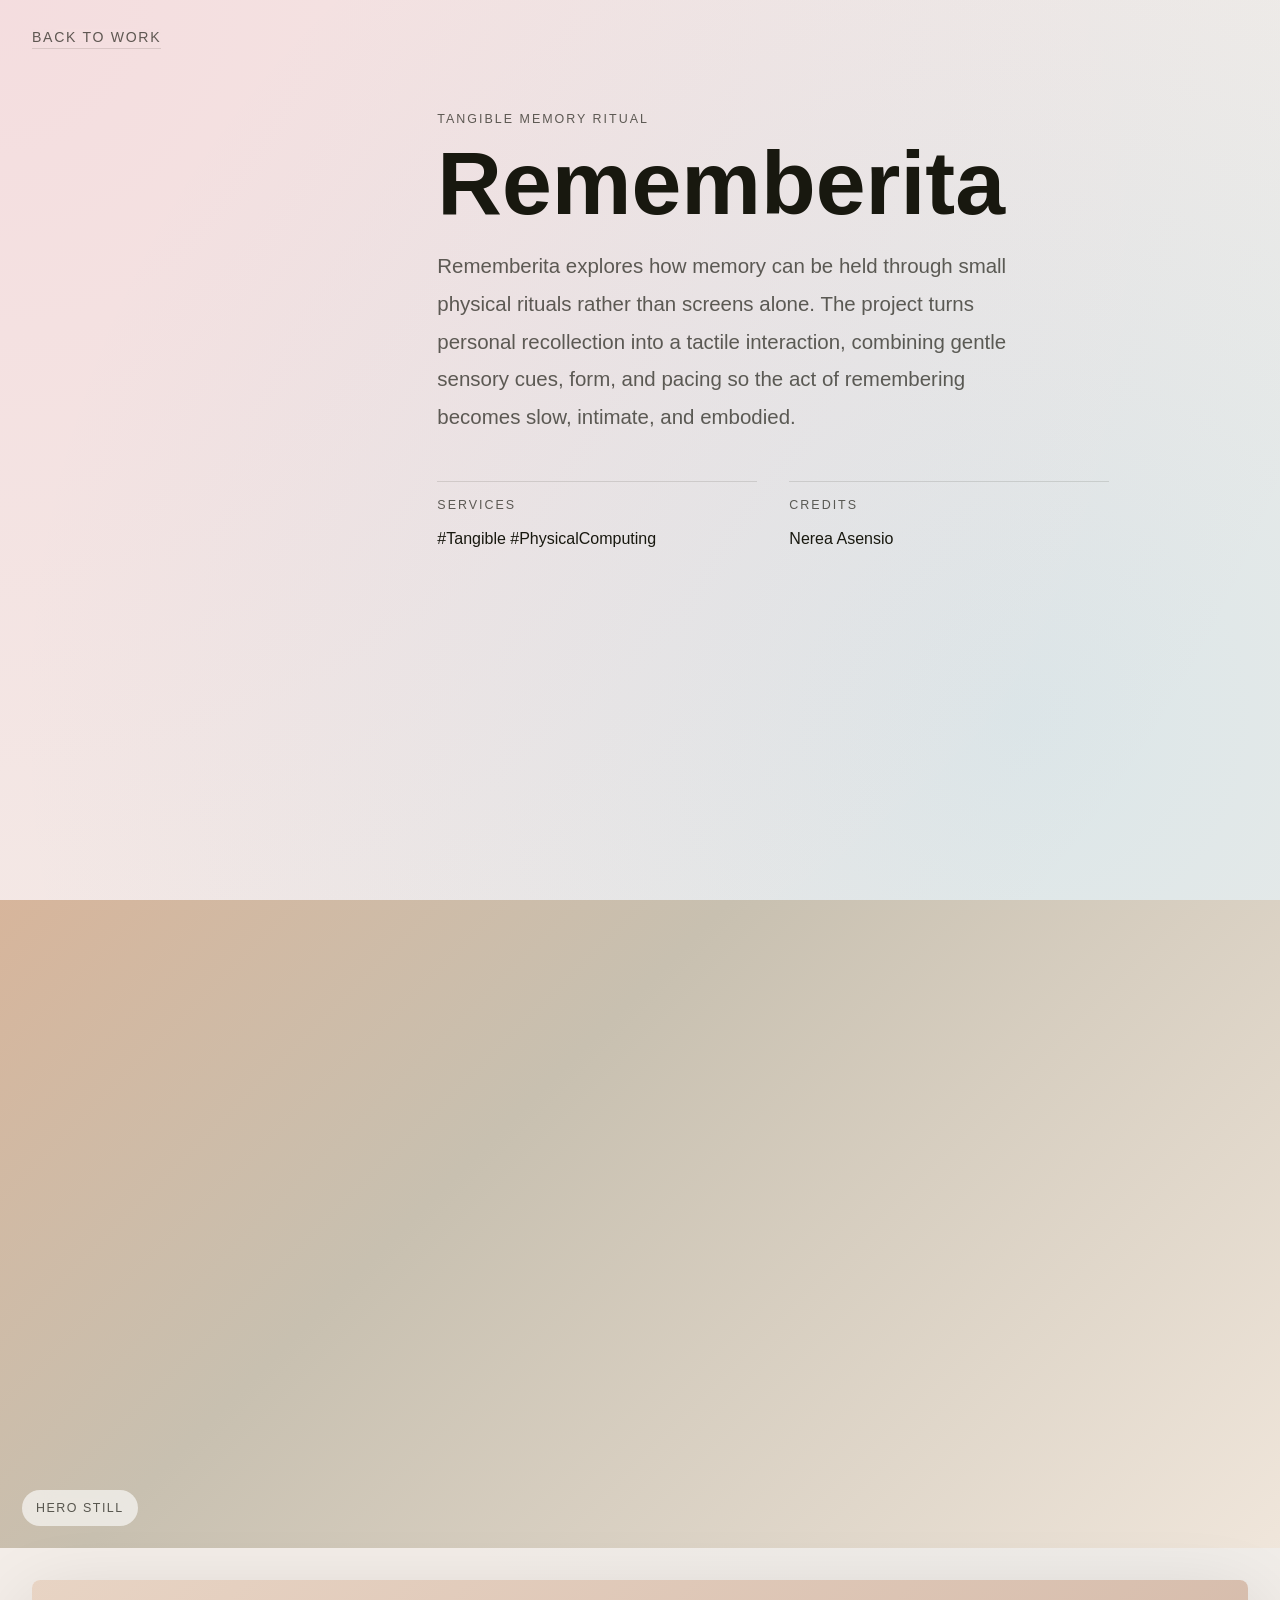
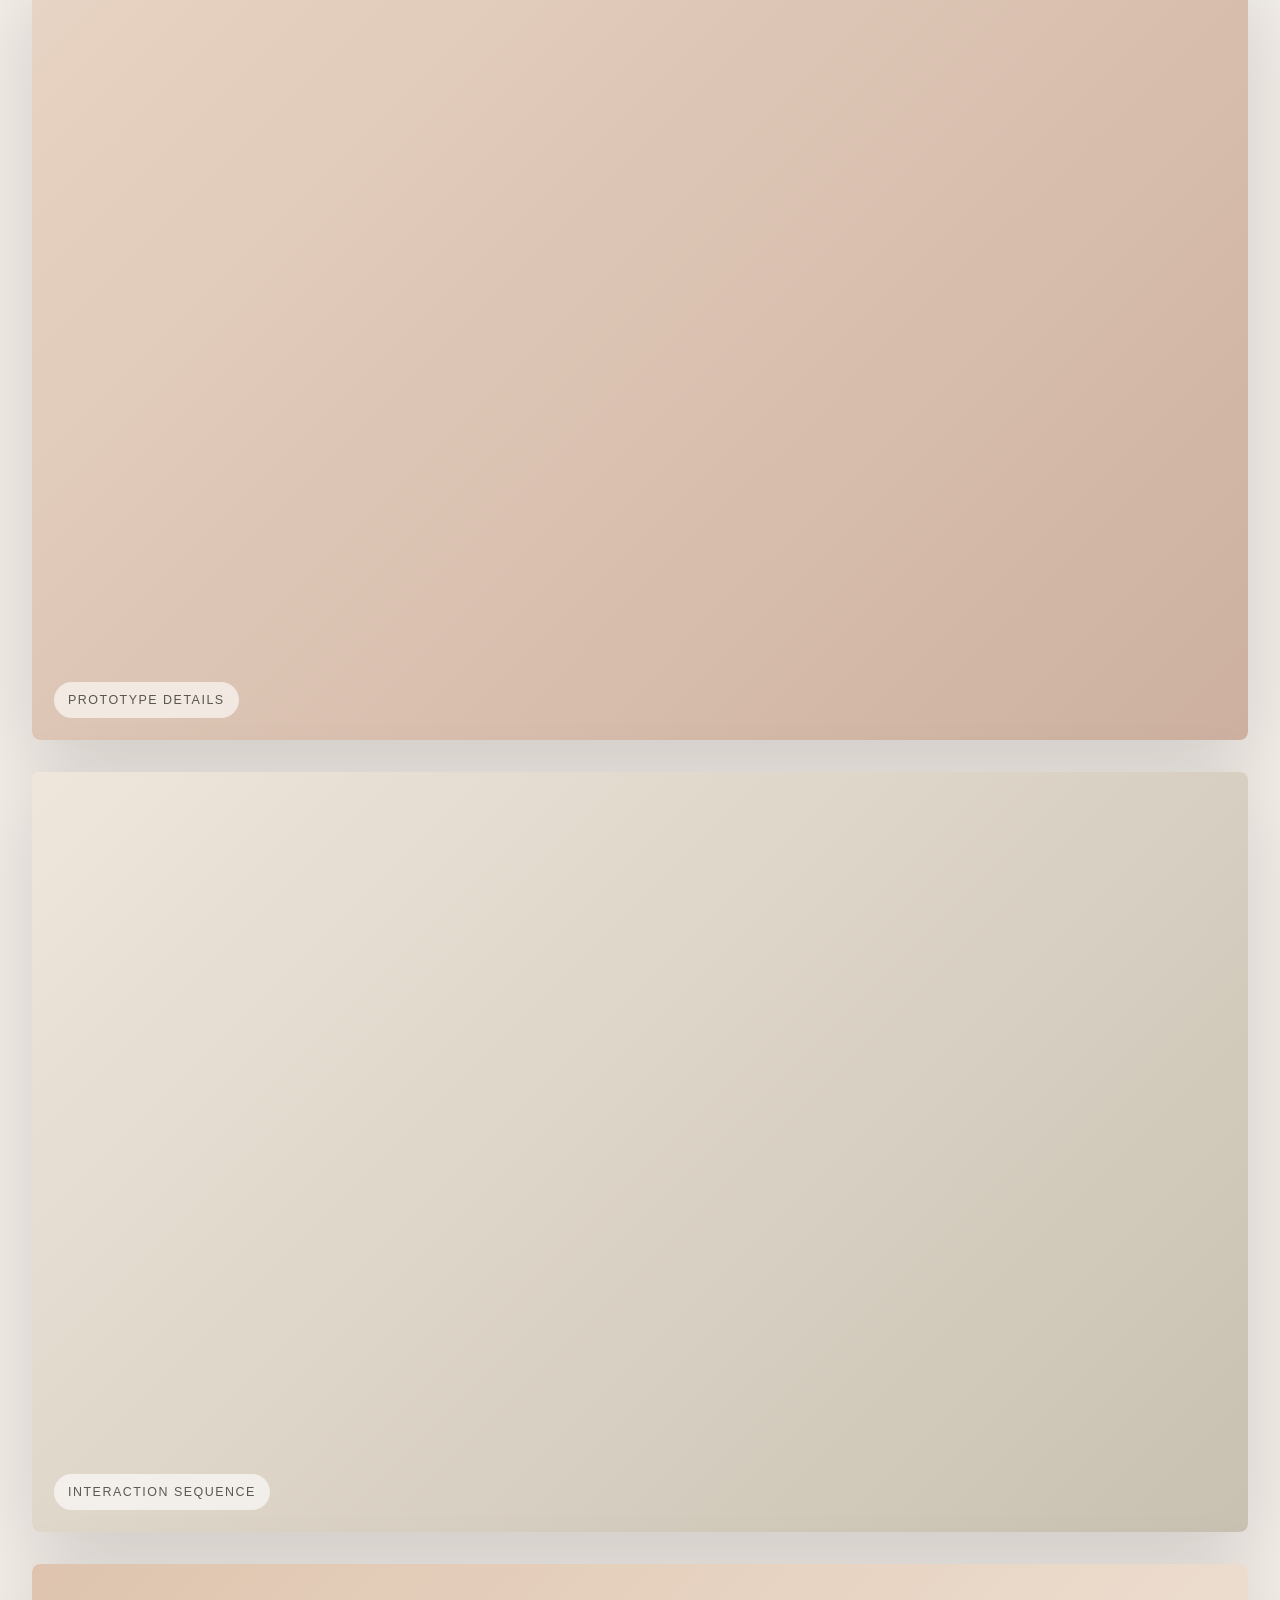
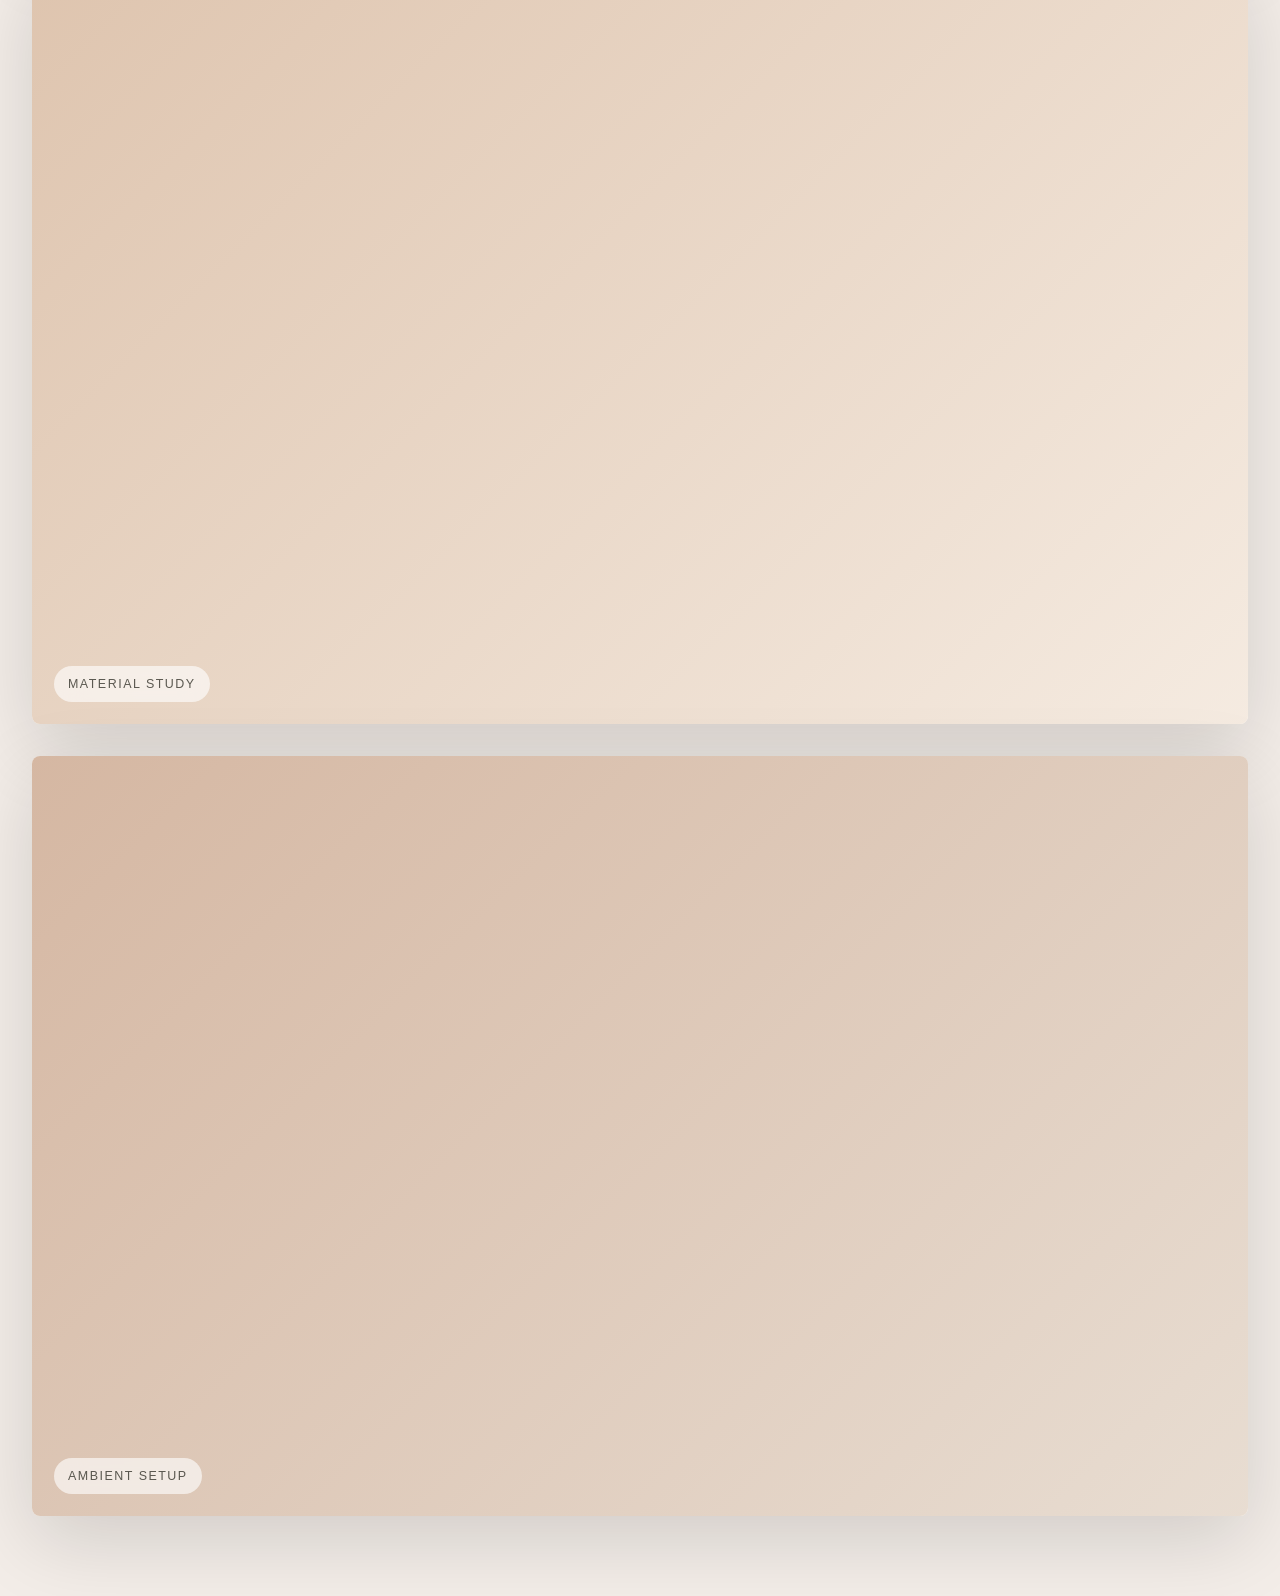
<file: V3/project-detail.html>
<!DOCTYPE html>
<html lang="en">
<head>
  <meta charset="UTF-8" />
  <meta name="viewport" content="width=device-width, initial-scale=1.0" />
  <title>Project Detail</title>
  <style>
    :root {
      --bg: #f5f1ea;
      --fg: #18180f;
      --muted: rgba(24, 24, 15, 0.72);
      --soft-muted: rgba(24, 24, 15, 0.38);
      --border: rgba(24, 24, 15, 0.12);
      --panel: rgba(255, 255, 255, 0.42);
      --font-display: "Bricolage Grotesque", sans-serif;
      --font-body: "DM Sans", sans-serif;
      --ease-out-expo: cubic-bezier(.16,1,.3,1);
    }

    * { box-sizing: border-box; }

    html {
      scroll-behavior: smooth;
    }

    body {
      margin: 0;
      background:
        radial-gradient(circle at top left, rgba(255, 107, 157, 0.14), transparent 28%),
        radial-gradient(circle at 80% 15%, rgba(78, 191, 237, 0.16), transparent 24%),
        var(--bg);
      color: var(--fg);
      font-family: var(--font-body);
      overflow-x: hidden;
    }

    a {
      color: inherit;
      text-decoration: none;
    }

    .back-link {
      position: fixed;
      top: 1.8rem;
      left: 2rem;
      z-index: 20;
      display: inline-flex;
      align-items: center;
      gap: 0.65rem;
      font-size: 0.88rem;
      letter-spacing: 0.12em;
      text-transform: uppercase;
      color: var(--muted);
      padding-bottom: 0.18rem;
      border-bottom: 1px solid var(--border);
      backdrop-filter: blur(10px);
    }

    .detail-page {
      width: 100%;
    }

    .detail-hero {
      min-height: 100vh;
      display: grid;
      grid-template-columns: 1fr 2fr;
      align-items: start;
      padding: 7rem 2rem 3rem;
      position: relative;
    }

    .detail-copy {
      grid-column: 2 / 3;
      width: min(100%, 58rem);
      margin-left: auto;
      position: sticky;
      top: 6rem;
      transition: color .45s ease, opacity .45s ease;
    }

    body.scrolled-copy .detail-copy,
    body.scrolled-copy .detail-copy .meta-value,
    body.scrolled-copy .detail-copy .abstract {
      color: var(--soft-muted);
    }

    .eyebrow {
      margin: 0 0 1rem;
      font-size: 0.78rem;
      letter-spacing: 0.16em;
      text-transform: uppercase;
      color: var(--muted);
    }

    .detail-title {
      margin: 0 0 1.4rem;
      font-family: var(--font-display);
      font-size: clamp(2.6rem, 7vw, 7rem);
      line-height: 0.92;
      max-width: 12ch;
    }

    .abstract {
      margin: 0;
      max-width: 38rem;
      font-size: clamp(1.05rem, 1.8vw, 1.28rem);
      line-height: 1.85;
      color: var(--muted);
      transition: color .45s ease;
    }

    .detail-meta {
      margin-top: 2.8rem;
      display: grid;
      grid-template-columns: repeat(2, minmax(0, 1fr));
      gap: 1.8rem 2rem;
      max-width: 42rem;
    }

    .meta-block {
      padding-top: 1rem;
      border-top: 1px solid var(--border);
    }

    .meta-label {
      margin: 0 0 0.8rem;
      font-size: 0.78rem;
      letter-spacing: 0.16em;
      text-transform: uppercase;
      color: var(--muted);
    }

    .meta-value {
      margin: 0;
      color: var(--fg);
      line-height: 1.8;
      transition: color .45s ease;
    }

    .detail-gallery {
      padding: 0 0 5rem;
    }

    .gallery-list {
      display: flex;
      flex-direction: column;
      gap: 2rem;
    }

    .gallery-item {
      width: 100%;
    }

    .gallery-item.primary {
      width: 100vw;
      margin-left: calc(50% - 50vw);
      margin-right: calc(50% - 50vw);
    }

    .gallery-frame {
      position: relative;
      overflow: hidden;
      background: var(--panel);
      border-radius: 0;
      min-height: 72vh;
      display: grid;
      place-items: end start;
      isolation: isolate;
    }

    .gallery-item:not(.primary) .gallery-frame {
      width: min(1400px, calc(100vw - 4rem));
      aspect-ratio: 16 / 10;
      min-height: auto;
      margin: 0 auto;
      border-radius: 8px;
      box-shadow: 0 24px 80px rgba(0, 0, 0, 0.14);
    }

    .gallery-visual {
      position: absolute;
      inset: 0;
      background-size: cover;
      background-position: center;
      transform: scale(1.01);
    }

    .gallery-caption {
      position: relative;
      z-index: 1;
      margin: 1.35rem;
      padding: 0.7rem 0.9rem;
      border-radius: 999px;
      background: rgba(255, 255, 255, 0.62);
      backdrop-filter: blur(14px);
      font-size: 0.78rem;
      letter-spacing: 0.12em;
      text-transform: uppercase;
      color: rgba(24, 24, 15, 0.7);
    }

    @media (max-width: 960px) {
      .detail-hero {
        grid-template-columns: 1fr;
        padding: 6rem 1.5rem 2rem;
      }

      .detail-copy {
        grid-column: 1;
        width: 100%;
        position: static;
      }

      body.scrolled-copy .detail-copy,
      body.scrolled-copy .detail-copy .meta-value,
      body.scrolled-copy .detail-copy .abstract {
        color: inherit;
      }

      .detail-meta {
        grid-template-columns: 1fr;
      }

      .gallery-item.primary .gallery-frame {
        min-height: 52vh;
      }

      .gallery-item:not(.primary) .gallery-frame {
        width: min(100%, calc(100vw - 3rem));
      }

      .back-link {
        left: 1.5rem;
      }
    }
  </style>
</head>
<body>
  <a class="back-link" href="./index.html#work">Back to work</a>

  <main class="detail-page">
    <section class="detail-hero">
      <div class="detail-copy">
        <p class="eyebrow" id="detailEyebrow">Project detail</p>
        <h1 class="detail-title" id="detailTitle">Project</h1>
        <p class="abstract" id="detailAbstract"></p>

        <div class="detail-meta">
          <section class="meta-block">
            <p class="meta-label">Services</p>
            <p class="meta-value" id="detailServices"></p>
          </section>
          <section class="meta-block">
            <p class="meta-label">Credits</p>
            <p class="meta-value" id="detailCredits"></p>
          </section>
        </div>
      </div>
    </section>

    <section class="detail-gallery">
      <div class="gallery-list" id="galleryList"></div>
    </section>
  </main>

  <script>
    const PROJECTS = {
      "rememberita": {
        title: "Rememberita",
        eyebrow: "Tangible memory ritual",
        abstract: "Rememberita explores how memory can be held through small physical rituals rather than screens alone. The project turns personal recollection into a tactile interaction, combining gentle sensory cues, form, and pacing so the act of remembering becomes slow, intimate, and embodied.",
        services: ["#Tangible", "#PhysicalComputing"],
        credits: ["Nerea Asensio"],
        theme: {
          bg: "#F3EDE8",
          fg: "#18180F",
          muted: "rgba(24,24,15,0.68)",
          soft: "rgba(24,24,15,0.34)",
          border: "rgba(24,24,15,0.12)",
          panel: "rgba(255,255,255,0.4)"
        },
        images: [
          { label: "Hero still", bg: "linear-gradient(135deg, #d7b59b 0%, #c8c0b0 38%, #f0e6db 100%)" },
          { label: "Prototype details", bg: "linear-gradient(135deg, #e8d4c4 0%, #cdb09f 100%)" },
          { label: "Interaction sequence", bg: "linear-gradient(135deg, #efe6dc 0%, #c8c0b0 100%)" },
          { label: "Material study", bg: "linear-gradient(135deg, #dec4ae 0%, #f5ebe1 100%)" },
          { label: "Ambient setup", bg: "linear-gradient(135deg, #d5b7a2 0%, #e8ddd2 100%)" }
        ]
      },
      "meeting-pond": {
        title: "Meeting Pond",
        eyebrow: "Connected presence system",
        abstract: "Meeting Pond imagines remote connection as a calm shared atmosphere rather than a constant stream of notifications. The project uses connected objects and subtle behaviours to create a sense of presence across distance, translating attention and absence into a poetic, low-friction relational interface.",
        services: ["#ConnectedObjects", "#PresenceAndDistance"],
        credits: ["Nerea Asensio", "Alice Bernard", "Matteo Riva"],
        theme: {
          bg: "#EEF6F2",
          fg: "#121915",
          muted: "rgba(18,25,21,0.68)",
          soft: "rgba(18,25,21,0.34)",
          border: "rgba(18,25,21,0.12)",
          panel: "rgba(255,255,255,0.48)"
        },
        images: [
          { label: "System overview", bg: "linear-gradient(135deg, #8cbcab 0%, #d8ebe4 100%)" },
          { label: "Object pair", bg: "linear-gradient(135deg, #b7d5c8 0%, #8ebaa7 100%)" },
          { label: "Presence cue", bg: "linear-gradient(135deg, #dcefe7 0%, #9bb5a4 100%)" },
          { label: "Spatial placement", bg: "linear-gradient(135deg, #aac7b8 0%, #edf7f3 100%)" },
          { label: "Behaviour mapping", bg: "linear-gradient(135deg, #89afa0 0%, #d6ebe3 100%)" }
        ]
      },
      "financial-planning-hub": {
        title: "Financial Planning Hub",
        eyebrow: "Service platform",
        abstract: "Financial Planning Hub reframes complex banking tasks into a more legible and supportive product experience. The work focused on clarifying hierarchy, surfacing key decisions at the right moment, and designing an interface that feels guided and trustworthy without becoming rigid or over-explained.",
        services: ["#UIProduct", "#Banking"],
        credits: ["Nerea Asensio", "Luca Ferretti"],
        theme: {
          bg: "#F2F0FA",
          fg: "#161420",
          muted: "rgba(22,20,32,0.68)",
          soft: "rgba(22,20,32,0.34)",
          border: "rgba(22,20,32,0.12)",
          panel: "rgba(255,255,255,0.46)"
        },
        images: [
          { label: "Dashboard overview", bg: "linear-gradient(135deg, #7d7ac7 0%, #d8d5f0 100%)" },
          { label: "Journey mapping", bg: "linear-gradient(135deg, #bbb7e5 0%, #8a86cf 100%)" },
          { label: "Component system", bg: "linear-gradient(135deg, #eceafb 0%, #a8a0c8 100%)" },
          { label: "Key flow", bg: "linear-gradient(135deg, #958ed8 0%, #dddaf5 100%)" },
          { label: "Mobile behaviour", bg: "linear-gradient(135deg, #cfcaf1 0%, #867ecc 100%)" },
          { label: "Visual language", bg: "linear-gradient(135deg, #f3f0fe 0%, #aaa3d8 100%)" }
        ]
      },
      "human-loci": {
        title: "Human Loci",
        eyebrow: "Sound artifact",
        abstract: "Human Loci investigates how place can be remembered, reactivated, and felt through sound. The project combines a physical artifact with spatial listening cues to translate atmosphere into an intimate encounter, positioning memory, territory, and emotion as something inhabited rather than merely represented.",
        services: ["#SoundAndPlace", "#PhysicalArtifact"],
        credits: ["Nerea Asensio", "Giulia Romano"],
        theme: {
          bg: "#F5F1F5",
          fg: "#1C171C",
          muted: "rgba(28,23,28,0.68)",
          soft: "rgba(28,23,28,0.34)",
          border: "rgba(28,23,28,0.12)",
          panel: "rgba(255,255,255,0.44)"
        },
        images: [
          { label: "Artifact view", bg: "linear-gradient(135deg, #ceb9ca 0%, #f0e8ef 100%)" },
          { label: "Material close-up", bg: "linear-gradient(135deg, #e7d8e5 0%, #c0b0be 100%)" },
          { label: "Listening setup", bg: "linear-gradient(135deg, #d8c6d5 0%, #f5eff4 100%)" },
          { label: "Spatial relation", bg: "linear-gradient(135deg, #cbb9cb 0%, #ede3eb 100%)" },
          { label: "Exhibition still", bg: "linear-gradient(135deg, #bda9bc 0%, #ebe2ea 100%)" }
        ]
      },
      "elen": {
        title: "ELEN",
        eyebrow: "Speculative identity system",
        abstract: "ELEN is a speculative exploration of identity, autonomy, and the systems that classify us. The project frames data as something lived and political, creating a visual and narrative world where interfaces shape not just access to information, but also the way identity becomes negotiated, performed, and controlled.",
        services: ["#Speculative", "#DataAndIdentity"],
        credits: ["Nerea Asensio"],
        theme: {
          bg: "#161217",
          fg: "#F0EAF5",
          muted: "rgba(240,234,245,0.72)",
          soft: "rgba(240,234,245,0.34)",
          border: "rgba(240,234,245,0.12)",
          panel: "rgba(255,255,255,0.06)"
        },
        images: [
          { label: "World building", bg: "linear-gradient(135deg, #4a4250 0%, #1b181d 100%)" },
          { label: "Identity artifact", bg: "linear-gradient(135deg, #2e2830 0%, #574d59 100%)" },
          { label: "Narrative frame", bg: "linear-gradient(135deg, #211d23 0%, #463d49 100%)" },
          { label: "Speculative scenario", bg: "linear-gradient(135deg, #5d5161 0%, #2b252d 100%)" },
          { label: "Interface fragments", bg: "linear-gradient(135deg, #3b333e 0%, #1e1a20 100%)" }
        ]
      },
      "lynx-2-0": {
        title: "Lynx 2.0",
        eyebrow: "Interactive web system",
        abstract: "Lynx 2.0 focuses on interaction at the level of systems, orchestration, and connected services. The work brings technical integrations into a more expressive and usable interface, translating backend complexity into a front-end experience that feels fast, responsive, and confidently structured.",
        services: ["#WebInteractive", "#APIIntegration"],
        credits: ["Nerea Asensio", "Davide Rossi"],
        theme: {
          bg: "#F7F2DA",
          fg: "#1F1A0B",
          muted: "rgba(31,26,11,0.68)",
          soft: "rgba(31,26,11,0.34)",
          border: "rgba(31,26,11,0.12)",
          panel: "rgba(255,255,255,0.44)"
        },
        images: [
          { label: "Platform overview", bg: "linear-gradient(135deg, #d8c776 0%, #f5edd0 100%)" },
          { label: "Interaction model", bg: "linear-gradient(135deg, #c8b870 0%, #ebdfac 100%)" },
          { label: "API orchestration", bg: "linear-gradient(135deg, #e7daa0 0%, #c2ae55 100%)" },
          { label: "Flow architecture", bg: "linear-gradient(135deg, #f8efc7 0%, #c8b870 100%)" },
          { label: "Responsive system", bg: "linear-gradient(135deg, #dcc667 0%, #efe3b3 100%)" }
        ]
      },
      "adaptune": {
        title: "Adaptune",
        eyebrow: "Adaptive music intelligence",
        abstract: "Adaptune explores how AI can shape musical systems that respond in real time to context, mood, and behaviour. The project looks at adaptation not as a novelty layer but as a core experiential quality, building a system where responsiveness becomes emotional, ambient, and compositionally meaningful.",
        services: ["#AIMusic", "#AdaptiveSystems"],
        credits: ["Nerea Asensio", "Tommaso De Luca", "Ines Keller"],
        theme: {
          bg: "#F8EEF0",
          fg: "#231416",
          muted: "rgba(35,20,22,0.68)",
          soft: "rgba(35,20,22,0.34)",
          border: "rgba(35,20,22,0.12)",
          panel: "rgba(255,255,255,0.48)"
        },
        images: [
          { label: "Adaptive playback", bg: "linear-gradient(135deg, #e5a3ac 0%, #f8e6ea 100%)" },
          { label: "System response", bg: "linear-gradient(135deg, #c89090 0%, #efc9d0 100%)" },
          { label: "Behaviour states", bg: "linear-gradient(135deg, #e2a3b1 0%, #f7e2e8 100%)" },
          { label: "Listening environment", bg: "linear-gradient(135deg, #d88b99 0%, #f2d4da 100%)" },
          { label: "Visual output", bg: "linear-gradient(135deg, #f5dfe5 0%, #c89090 100%)" }
        ]
      }
    };

    const params = new URLSearchParams(window.location.search);
    const slug = params.get("project") || "rememberita";
    const project = PROJECTS[slug] || PROJECTS["rememberita"];

    document.documentElement.style.setProperty("--bg", project.theme.bg);
    document.documentElement.style.setProperty("--fg", project.theme.fg);
    document.documentElement.style.setProperty("--muted", project.theme.muted);
    document.documentElement.style.setProperty("--soft-muted", project.theme.soft);
    document.documentElement.style.setProperty("--border", project.theme.border);
    document.documentElement.style.setProperty("--panel", project.theme.panel);

    document.body.style.background = `
      radial-gradient(circle at top left, rgba(255, 107, 157, 0.12), transparent 28%),
      radial-gradient(circle at 80% 15%, rgba(78, 191, 237, 0.14), transparent 24%),
      ${project.theme.bg}
    `;

    document.getElementById("detailEyebrow").textContent = project.eyebrow;
    document.getElementById("detailTitle").textContent = project.title;
    document.getElementById("detailAbstract").textContent = project.abstract;
    document.getElementById("detailServices").textContent = project.services.join(" ");
    document.getElementById("detailCredits").textContent = project.credits.join(", ");
    document.title = `${project.title} — Project Detail`;

    const gallery = document.getElementById("galleryList");
    project.images.forEach((image, index) => {
      const item = document.createElement("article");
      item.className = `gallery-item${index === 0 ? " primary" : ""}`;

      const frame = document.createElement("div");
      frame.className = "gallery-frame";

      const visual = document.createElement("div");
      visual.className = "gallery-visual";
      visual.style.background = image.bg;

      const caption = document.createElement("p");
      caption.className = "gallery-caption";
      caption.textContent = image.label;

      frame.appendChild(visual);
      frame.appendChild(caption);
      item.appendChild(frame);
      gallery.appendChild(item);
    });

    const handleScroll = () => {
      document.body.classList.toggle("scrolled-copy", window.scrollY > 24);
    };

    handleScroll();
    window.addEventListener("scroll", handleScroll, { passive: true });
  </script>
</body>
</html>
</file>
<file: style.css>
/* ─────────────────────────────────────────────
   RESET & TOKENS
───────────────────────────────────────────── */
*, *::before, *::after { margin: 0; padding: 0; box-sizing: border-box; }

@font-face {
  font-family: "Wix Madefor Text";
  src: url("./fonts/WixMadeforText-Regular.ttf") format("truetype");
  font-style: normal;
  font-weight: 400;
  font-display: swap;
}

@font-face {
  font-family: "Wix Madefor Text";
  src: url("./fonts/WixMadeforText-Medium.ttf") format("truetype");
  font-style: normal;
  font-weight: 500;
  font-display: swap;
}

@font-face {
  font-family: "Wix Madefor Text";
  src: url("./fonts/WixMadeforText-SemiBold.ttf") format("truetype");
  font-style: normal;
  font-weight: 600;
  font-display: swap;
}

@font-face {
  font-family: "Wix Madefor Text";
  src: url("./fonts/WixMadeforText-Bold.ttf") format("truetype");
  font-style: normal;
  font-weight: 700;
  font-display: swap;
}

@font-face {
  font-family: "Wix Madefor Text";
  src: url("./fonts/WixMadeforText-ExtraBold.ttf") format("truetype");
  font-style: normal;
  font-weight: 800;
  font-display: swap;
}

:root {
  --cream:   #F5F5F0;
  --cream2:  #F5F5F0;
  --ink:     #000000;
  --ink2:    rgba(0, 0, 0, 0.78);
  --muted:   rgba(0, 0, 0, 0.72);
  --border:  rgba(0, 0, 0, 0.12);
  --light:   #F5F5F0;

  /* one accent per project — swapped in via JS */
  --accent:  #18180F;

  --font-display: 'Bricolage Grotesque', sans-serif;
  --font-body:    'Wix Madefor Text', sans-serif;

  --ease-out-expo: cubic-bezier(.16,1,.3,1);
  --ease-in-out:   cubic-bezier(.76,0,.24,1);

  /* ── Homepage rebuild palette ── */
  --bg: #FAF8F5;
  --ink: #1A1714;
  --muted: #6B6560;
  --accent: #D42B2B;
  --accent-light: #FAEAE8;
  --line: #E8E2DA;
  --card-bg: #FFFFFF;
  --font: 'Bricolage Grotesque', sans-serif;
  --max-w: 75rem;
  --pad: clamp(24px, 5vw, 6rem);
  --r-card: 10px;
  --r-sharp: 3px;
}

html { 
  scroll-behavior: smooth; 
  /* 16px up to 1440px wide, then grows with the screen so text keeps pace with images */
  font-size: clamp(1rem, calc(1rem + (100vw - 90rem) * 0.005), 1.4375rem);
  scroll-snap-type: y mandatory;
  scroll-padding-top: 76px;
}

body {
  font-variant-emoji: text;
  margin: 0;
  padding: 0;
  background: var(--bg);
  color: var(--ink);
  font-family: var(--font);
  font-weight: 300;
  line-height: 1.6;
  overflow-x: hidden;
  -webkit-font-smoothing: antialiased;
  overflow-wrap: break-word;
  word-break: normal;
  hyphens: none;
}
body.intro-lock {
  overflow: hidden;
  height: 100vh;
}
/* Disable scroll-snap on about page (sections don't need snapping) */
html.about-page-html {
  scroll-snap-type: none !important;
  scroll-behavior: auto !important;
}
html.about-page-html body {
  scroll-snap-type: none !important;
}
html.about-page-html #cta,
html.about-page-html footer {
  scroll-snap-align: none !important;
}


/* ─────────────────────────────────────────────
   NAV
───────────────────────────────────────────── */
nav {
  position: fixed;
  top: 0;
  left: 0;
  right: 0;
  z-index: 100;
  padding: 1.4rem 2.4rem;
  display: flex;
  justify-content: flex-end;
  align-items: center;
  backdrop-filter: blur(16px);
  -webkit-backdrop-filter: blur(16px);
  background: rgba(250, 248, 245, 0.75);
  border-bottom: 1px solid rgba(212, 43, 43, 0.25);
  overflow: visible;
}
nav::after {
  content: '';
  position: absolute;
  top: 100%;
  left: 0;
  right: 0;
  height: 48px;
  background: linear-gradient(
    to bottom,
    rgba(250, 248, 245, 0.5),
    transparent
  );
  pointer-events: none;
  z-index: -1;
}
nav.scrolled { border-bottom-color: var(--accent); }

.nav-brand {
  color: var(--accent);
  font-weight: 700;
  font-size: 1rem;
  text-decoration: none;
  transition: opacity 0.3s;
}

/* Nav turns white when over a dark-background section (e.g. philosophy) */
nav.on-dark .nav-links a,
nav.on-dark ~ #siteHomeLink .label-nav {
  color: rgba(255,255,255,0.88) !important;
}
nav.on-dark .nav-links a::after {
  background: rgba(255,255,255,0.88);
}

@keyframes logoWobble {
  0% { transform: scale(1); }
  20% { transform: scale(1.12) rotate(-2deg); }
  45% { transform: scale(1.12) rotate(1.6deg); }
  70% { transform: scale(1.12) rotate(-1deg); }
  100% { transform: scale(1.12) rotate(0deg); }
}

.nav-links {
  display: flex;
  gap: 2rem;
  list-style: none;
}
.nav-links a {
  color: var(--accent);
  font-weight: 700;
  font-size: 1rem;
  text-decoration: none;
  position: relative;
  transition: transform 0.2s;
}
.nav-links a::after {
  content: '';
  position: absolute;
  bottom: -2px; left: 0;
  width: 0; height: 1px;
  background: var(--accent);
  transition: width 0.2s;
}
.nav-links a:hover { transform: translateY(-2px); }
.nav-links a:hover::after { width: 100%; }
.nav-brand--hidden { opacity: 0; pointer-events: none; }
/* ── Site home link (top-left, all pages) ── */
#siteHomeLink {
  position: fixed;
  top: 1.4rem;
  left: 2.4rem;
  z-index: 600;
  font-family: var(--font-body);
  font-weight: 400;
  color: var(--accent);
  text-decoration: none;
  line-height: 1;
}

#siteHomeLink .label-hero,
#siteHomeLink .label-nav {
  display: block;
  white-space: nowrap;
  transition: opacity .38s ease, transform .42s var(--ease-out-expo);
  position: absolute;
  top: 0;
  left: 0;
}

#siteHomeLink .label-nav {
  font-size: 1.5rem;
  transition:
    color .25s ease,
    opacity .38s ease,
    transform .35s var(--ease-out-expo),
    text-shadow .35s ease;
}

#siteHomeLink .label-hero {
  font-family: var(--font-display);
  font-size: clamp(4rem, 8vw, 6rem);
}

/* Hero state: big label visible, nav label hidden */
#siteHomeLink.is-hero {
  mix-blend-mode: difference;
}
#siteHomeLink.is-hero .label-hero {
  color: white;
  opacity: 1;
  transform: translateY(0);
}
#siteHomeLink.is-hero .label-nav {
  opacity: 0;
  transform: translateY(4px);
  pointer-events: none;
}

/* Nav state: small label visible, hero label hidden */
#siteHomeLink.is-nav .label-hero {
  opacity: 0;
  transform: translateY(-6px);
  pointer-events: none;
}
#siteHomeLink.is-nav .label-nav {
  color: var(--accent);
  opacity: 1;
  transform: translateY(0);
}

/* Hover: same lift + underline as the other nav links */
#siteHomeLink.is-nav:hover .label-nav {
  opacity: 1;
  transform: translateY(-2px);
  text-shadow: 0 0 18px rgba(0, 0, 0, 0.18);
}
#siteHomeLink.is-nav .label-nav::after {
  content: "";
  position: absolute;
  left: 0;
  right: 0;
  bottom: -0.22em;
  height: 1px;
  background: currentColor;
  transform: scaleX(0);
  transform-origin: right;
  transition: transform .35s var(--ease-out-expo);
}
#siteHomeLink.is-nav:hover .label-nav::after {
  transform: scaleX(1);
  transform-origin: left;
}

/* ─────────────────────────────────────────────
   HERO
───────────────────────────────────────────── */
.hero {
  min-height: 100vh;
  background: #F5F5F0;
  display: flex;
  flex-direction: column;
  align-items: center;
  justify-content: center;
  position: relative;
  overflow: hidden;
  user-select: none;
}

/* ── Hero tagline (bottom-left of hero) ── */
.hero-tagline {
  position: absolute;
  bottom: 4rem;
  left: 2.4rem;
  font-family: var(--font-display);
  font-size: clamp(2rem, 4vw, 3rem);
  font-weight: 400;
  color: #fff;
  margin: 0;
  z-index: 3;
  pointer-events: none;
  line-height: 1.25;
  display: flex;
  flex-direction: column;
  gap: 0;
  white-space: nowrap;
  mix-blend-mode: difference;
}
.hero-tagline span {
  display: block;
}
.hero-tagline strong {
  font-weight: 700;
}

.drag-hint {
  position: absolute;
  bottom: 2.5rem;
  left: 50%;
  transform: translateX(-50%);
  font-family: var(--font-body);
  font-size: 0.8125rem;
  font-weight: 400;
  letter-spacing: .12em;
  text-transform: lowercase;
  color: rgba(0,0,0,0.32);
  white-space: nowrap;
  margin: 0;
  z-index: 2;
  pointer-events: none;
}

/* ─────────────────────────────────────────────
   HERO (rebuild)
───────────────────────────────────────────── */
#hero {
  height: 100vh;
  height: 100svh;
  display: grid;
  grid-template-rows: 1fr auto;
  position: relative;
  overflow: hidden;
  padding: 0;
  scroll-snap-align: start;
  scroll-snap-stop: always;
}
.hero-inner {
  grid-row: 1;
  max-width: 56.25rem;
  text-align: left;
  padding-top: clamp(14vh, 18vh, 22vh);
  padding-left: var(--pad);
  padding-right: var(--pad);
  position: relative;
  z-index: 1;
}
.hero-label {
  display: none;
}
.hero-intro {
  font-size: clamp(1rem, 1.6vw, 1.15rem);
  font-weight: 400;
  color: var(--accent);
  max-width: 38.75rem;
  margin-bottom: 16px;
  line-height: 1.6;
}
.hero-headline {
  font-size: clamp(3rem, 6.5vw, 6.5rem);
  font-weight: 800;
  line-height: 1.05;
  color: var(--accent);
  margin-bottom: 24px;
  max-width: 51.25rem;
  overflow-wrap: normal;
  word-break: normal;
  hyphens: none;
  white-space: normal;
}
.hero-avail {
  font-size: 0.9375rem;
  font-weight: 500;
  color: var(--accent);
  margin-bottom: 14px;
  opacity: 0.8;
}
.hero-links {
  display: flex;
  gap: 28px;
}
.hero-link {
  color: var(--accent);
  font-size: 0.875rem;
  font-weight: 600;
  text-decoration: underline;
  text-underline-offset: 3px;
}
.hero-link:hover { opacity: 0.7; }

/* ─────────────────────────────────────────────
   MARQUEE STRIP
───────────────────────────────────────────── */
.marquee-wrap {
  grid-row: 2;
  position: relative;
  width: 100%;
  background: var(--accent);
  overflow: hidden;
  height: 60px;
  display: flex;
  align-items: center;
}
.marquee-track {
  display: flex;
  width: max-content;
  animation: ticker 50s linear infinite;
}
.marquee-track:hover { animation-play-state: paused; }
.marquee-inner {
  font-size: 1.125rem;
  font-weight: 600;
  letter-spacing: 0.05em;
  color: #fff;
  white-space: nowrap;
}
.msep {
  margin: 0 14px;
  opacity: 0.6;
}
.msep-img {
  width: 20px;
  height: 20px;
  vertical-align: middle;
  margin: 0 16px;
  opacity: 0.8;
  filter: brightness(0) invert(1);
}
@keyframes ticker {
  from { transform: translateX(0); }
  to { transform: translateX(-50%); }
}

/* ─────────────────────────────────────────────
   WORK SECTION
───────────────────────────────────────────── */
#work {
  min-height: 100vh;
  display: flex;
  flex-direction: column;
  padding: 76px 0 100px;
  box-sizing: border-box;
  scroll-snap-align: start;
  scroll-snap-stop: always;
  scroll-margin-top: 76px;
}
.work-top {
  width: 100%;
  margin: 0 0 20px;
  padding: 0 var(--pad);
  display: flex;
  justify-content: space-between;
  align-items: baseline;
  box-sizing: border-box;
}
.section-label {
  font-size: clamp(2rem, 4vw, 3.5rem);
  font-weight: 800;
  color: var(--accent);
  letter-spacing: 0;
  text-transform: none;
}
.view-toggle {
  font-size: 1rem;
  font-weight: 700;
  letter-spacing: normal;
  text-transform: none;
  background: none;
  border: none;
  padding: 0;
  cursor: pointer;
  color: var(--accent);
  font-family: var(--font);
  position: relative;
  transition: transform 0.2s;
}
.view-toggle::after {
  content: '';
  position: absolute;
  bottom: -2px; left: 0;
  width: 0; height: 1px;
  background: var(--accent);
  transition: width 0.2s;
}
.view-toggle:hover { transform: translateY(-2px); }
.view-toggle:hover::after { width: 100%; }
.work-filters {
  padding: 0 var(--pad) 24px;
  display: flex;
  gap: 20px;
  flex-wrap: wrap;
}
.filter-btn {
  background: none;
  border: none;
  color: var(--accent);
  font-size: 1rem;
  font-weight: 700;
  cursor: pointer;
  padding: 0;
  font-family: var(--font);
  position: relative;
  transition: transform 0.2s;
}
.filter-btn::after {
  content: '';
  position: absolute;
  bottom: -2px; left: 0;
  width: 0; height: 1px;
  background: var(--accent);
  transition: width 0.2s;
}
.filter-btn.active {
  font-weight: 800;
}
.filter-btn.active::after { width: 100%; }
.filter-btn:hover { transform: translateY(-2px); }
.filter-btn:hover::after { width: 100%; }
.work-scroll {
  flex: 1;
  padding: 0 var(--pad);
  overflow-x: auto;
  cursor: grab;
  display: flex;
  gap: 24px;
  scrollbar-width: none;
  align-items: flex-start;
  /* magnetic: the scroll always settles on a card */
  scroll-snap-type: x mandatory;
  scroll-padding-inline: var(--pad);
}
.work-scroll.is-dragging,
.work-scroll.grid-view { scroll-snap-type: none; }
.work-scroll::-webkit-scrollbar { display: none; }
.work-scroll.is-dragging { cursor: grabbing; }
.work-card {
  position: relative;
  width: min(calc((100vh - 340px) * 5 / 3), 78vw, 56rem);
  aspect-ratio: 5 / 3;
  scroll-snap-align: start;
  flex-shrink: 0;
  border-radius: var(--r-card);
  overflow: hidden;
  text-decoration: none;
  color: #fff;
  transition: transform 0.25s;
  display: block;
  background: var(--ink);
  border: 1px solid var(--line);
}
.work-card:hover { transform: scale(1.02); }
.work-card--featured {
  width: min(calc((100vh - 340px) * 5 / 3), 78vw, 56rem);
}
.work-card__img {
  position: absolute;
  inset: 0;
  width: 100%;
  height: 100%;
  background: var(--ink);
}
.work-card__img img {
  width: 100%;
  height: 100%;
  object-fit: cover;
  display: block;
}
.work-card__img--empty {
  background: var(--line);
}
.work-card__body {
  position: absolute;
  top: 0;
  left: 0;
  right: 0;
  padding: 1.2rem 1.3rem;
  background: linear-gradient(
    to bottom,
    rgba(0, 0, 0, 0.62) 0%,
    rgba(0, 0, 0, 0.36) 58%,
    rgba(0, 0, 0, 0) 100%
  );
  border-top: none;
  display: flex;
  flex-direction: column;
  gap: 4px;
  z-index: 1;
}
.work-card__badge {
  font-size: 0.9375rem;
  letter-spacing: 0.1em;
  text-transform: uppercase;
  background: var(--accent);
  color: #fff;
  font-weight: 800;
  padding: 5px 12px;
  border-radius: var(--r-sharp);
  display: inline-block;
  align-self: flex-start;
  margin-bottom: 5px;
}
.work-card__title {
  font-size: 1.5rem;
  font-weight: 700;
  color: #fff;
  margin: 0;
  text-shadow: 0 1px 6px rgba(0, 0, 0, 0.35);
}
.work-card__desc {
  font-size: 0.875rem;
  color: rgba(255, 255, 255, 0.84);
  margin: 0;
  line-height: 1.4;
}
.work-card__meta {
  display: flex;
  justify-content: flex-start;
  align-items: center;
  gap: 10px;
  font-size: 0.6875rem;
  color: rgba(255, 255, 255, 0.78);
  margin-top: 4px;
  border: none;
  padding: 0;
}
.work-card__tag {
  font-size: 0.875rem;
  color: rgba(255, 255, 255, 0.88);
  border: 1px solid rgba(255, 255, 255, 0.42);
  padding: 4px 11px;
  border-radius: var(--r-sharp);
}
.work-scroll.grid-view {
  display: grid;
  grid-template-columns: repeat(2, minmax(0, 1fr));
  gap: 24px;
  overflow: visible;
  cursor: default;
  width: 100%;
  padding: 0 var(--pad);
  align-items: start;
  height: auto;
  flex: 0 0 auto;
  box-sizing: border-box;
}
.work-scroll.grid-view .work-card {
  width: auto;
  min-width: 0;
  max-width: none;
  height: auto;
  aspect-ratio: 5 / 3;
}
.work-scroll.grid-view .work-card--featured {
  width: auto;
}
.work-card.hidden { display: none; }

@media (max-width: 720px) {
  html {
    scroll-padding-top: 60px;
  }

  #work {
    padding: 64px 0 28px;
    scroll-margin-top: 60px;
  }

  #philosophy,
  #cta {
    scroll-margin-top: 60px;
  }

  .work-top {
    align-items: center;
    gap: 20px;
  }

  .section-label {
    font-size: clamp(1.5rem, 5vw, 2rem);
  }

  .hero-headline {
    font-size: clamp(2.1rem, 8.5vw, 3rem);
  }
  .hero-inner { padding-top: 6.5rem; }

  .view-toggle {
    flex: 0 0 auto;
    font-size: 0.875rem;
  }

  .work-filters {
    gap: 18px;
    flex-wrap: nowrap;
    overflow-x: auto;
    -webkit-overflow-scrolling: touch;
    scrollbar-width: none;
  }
  .work-filters::-webkit-scrollbar { display: none; }
  .filter-btn {
    flex: 0 0 auto;
    white-space: nowrap;
    font-size: 0.9375rem;
  }

  /* projects stacked one under the other */
  #work { min-height: 0; }
  .view-toggle { display: none; }
  .work-scroll {
    display: grid;
    grid-template-columns: 1fr;
    gap: 16px;
    overflow: visible;
    scroll-snap-type: none;
    cursor: default;
  }
  .work-card,
  .work-card--featured {
    width: auto;
    height: auto;
  }

  .work-scroll.grid-view {
    grid-template-columns: 1fr;
  }

  .work-scroll.grid-view .work-card,
  .work-scroll.grid-view .work-card--featured {
    grid-column: auto;
    height: auto;
  }
}

/* ─────────────────────────────────────────────
   SHARED SECTION STYLES
───────────────────────────────────────────── */
section { padding: 5.5rem 2.4rem; }

.sec-label {
  font-size: 0.6875rem;
  letter-spacing: .13em;
  text-transform: uppercase;
  color: var(--muted);
  margin-bottom: 2.8rem;
  display: flex;
  align-items: center;
  gap: 14px;
  font-family: var(--font-body);
}
.sec-label::after {
  content: '';
  flex: 1;
  height: .5px;
  background: var(--border);
}

/* Responsive breaks: block on mobile, inline on desktop */
.r-break { display: block; }
@media (min-width: 721px) {
  .r-break { display: inline; }
}

/* ─────────────────────────────────────────────
   PHILOSOPHY
───────────────────────────────────────────── */
#philosophy {
  background: var(--accent);
  position: relative;
  z-index: 2;
  scroll-snap-align: start;
  scroll-snap-stop: normal;
  scroll-margin-top: 76px;
}

/* ── Sticky stage: pinned to viewport while section scrolls beneath ── */
.phil-stage {
  position: sticky;
  top: 0;
  height: 100vh;
  overflow: hidden;
}

/* ── Text wrap: absolute fill, CSS grid stacks all phrases in same cell ── */
.phil-text-wrap {
  position: absolute;
  inset: 0;
  display: grid;
  grid-template-rows: 1fr;
  grid-template-columns: 1fr;
  align-items: center;
  padding: 0 2.4rem;
}

/* ── Each phrase occupies the same grid cell — only opacity changes ── */
.phil-phrase {
  grid-row: 1;
  grid-column: 1;
  width: 100%;
  max-width: 75rem;
  justify-self: center;
  opacity: 0;
  transition: opacity .5s var(--ease-out-expo);
  pointer-events: none;
}
.phil-phrase.active {
  opacity: 1;
  pointer-events: auto;
}

/* ── Text (no transitions — phrase container controls visibility) ── */
.phil-text {
  font-family: var(--font-display);
  font-size: clamp(2.4rem, 5.5vw, 5rem);
  font-weight: 400;
  letter-spacing: -.03em;
  line-height: 1.1;
  color: #FFFFFF;
}

/* offset text to the side opposite the doodle */
.phil-phrase[data-side="right"] .phil-text { margin-right: 50%; }
.phil-phrase[data-side="left"]  .phil-text { margin-left:  50%; }

/* ── Stack phrase container ── */
.phil-text--stack {
  display: flex;
  flex-direction: column;
  gap: .08em;
}

/* ── Stack lines: only opacity, no movement ── */
.phil-stack-line {
  margin: 0;
  opacity: 0;
  transition: opacity .5s var(--ease-out-expo);
}
.phil-stack-line.stack-current { opacity: 1; }
.phil-stack-line.stack-faded1  { opacity: 0.5; }
.phil-stack-line.stack-faded2  { opacity: 0.3; }

/* ── Scroll triggers: invisible, create scroll distance ── */
.phil-trigger {
  height: 40vh;
}
.phil-trigger:last-of-type {
  height: 65vh;
}

/* ── Mascot (fixed, JS moves left/right and swaps pose) ── */
.phil-mascot {
  --px: 0px;
  --py: 0px;
  position: fixed;
  top: 50%;
  left: 68%;
  width: clamp(400px, 66vh, 840px);
  height: clamp(400px, 66vh, 840px);
  transform: translate(-50%, -50%) translate(var(--px), var(--py));
  pointer-events: none;
  z-index: 6;
  opacity: 0;
  transition:
    opacity .5s ease,
    left .55s var(--ease-out-expo);
}
.phil-mascot.visible    { opacity: 1; }
.phil-mascot.side-right { left: 68%; }
.phil-mascot.side-left  { left: 32%; }

/* ── Poses ── */
.phil-pose {
  position: absolute;
  inset: 0;
  width: 100%;
  height: 100%;
  object-fit: contain;
  opacity: 0;
  transition: opacity .45s ease;
}
.phil-pose.active {
  opacity: 0.88;
  animation: philBob 4s ease-in-out .4s infinite;
}

@keyframes philBob {
  0%, 100% { transform: translateY(0); }
  50%       { transform: translateY(-13px); }
}

/* ─────────────────────────────────────────────
   PHILOSOPHY — mobile
───────────────────────────────────────────── */
@media (max-width: 720px) {
  .phil-text-wrap {
    padding: 0 1.4rem;
    align-items: center;
  }

  .phil-phrase[data-side="right"] .phil-text,
  .phil-phrase[data-side="left"]  .phil-text {
    max-width: 58%;
    text-align: center;
  }
  .phil-phrase[data-side="right"] .phil-text { margin-right: 42%; }
  .phil-phrase[data-side="left"]  .phil-text { margin-left: 42%; }

  .phil-mascot {
    top: 50%;
    left: 72%;
    transform: translate(-50%, -50%) translate(var(--px), var(--py));
    width: clamp(170px, 30vh, 260px);
    height: clamp(170px, 30vh, 260px);
    transition: opacity .5s ease, left .55s var(--ease-out-expo);
  }
  .phil-mascot.side-right { left: 72%; }
  .phil-mascot.side-left  { left: 28%; }

  .phil-text {
    font-size: clamp(1.8rem, 7vw, 2.8rem);
  }

  /* the triggers start halfway through the pinned stage, so the first phrase
     lasts as long as the others, and every phrase passes a bit faster */
  .phil-stage { margin-bottom: -50vh; }
  .phil-trigger {
    height: 34vh;
  }
  .phil-trigger:last-of-type {
    height: 60vh;
  }
}

/* ─────────────────────────────────────────────
   CTA
───────────────────────────────────────────── */
#cta {
  padding: 80px var(--pad);
  text-align: center;
  position: relative;
  scroll-snap-align: start;
  scroll-snap-stop: normal;
  scroll-margin-top: 76px;
}
.cta-inner { max-width: 44rem; margin: 0 auto; }
.cta-headline {
  font-size: clamp(1.6rem, 2.6vw, 2.4rem);
  font-weight: 700;
  color: var(--ink);
  line-height: 1.3;
  margin-bottom: 2.5rem;
}
.cta-sub {
  font-size: 1rem;
  color: var(--muted);
  margin-bottom: 40px;
}
.cta-btns {
  display: flex;
  gap: 32px;
  justify-content: center;
}
.cta-circle-btn {
  position: relative;
  color: var(--accent);
  font-size: 1.4rem;
  font-weight: 600;
  font-family: var(--font);
  text-decoration: none;
  padding: 1.1rem 2.6rem;
  display: inline-block;
  transition: transform 0.2s;
}
.cta-circle-btn:hover {
  transform: translateY(-2px);
}
.cta-circle-btn svg {
  position: absolute;
  inset: 0;
  width: 100%;
  height: 100%;
  pointer-events: none;
  overflow: visible;
}


/* ─────────────────────────────────────────────
   BACK TO TOP
───────────────────────────────────────────── */
#back-top {
  background: none;
  border: none;
  color: var(--muted);
  font-family: var(--font);
  font-size: 0.9375rem;
  cursor: pointer;
  padding: 0;
  position: relative;
  transition: transform 0.2s, color 0.2s;
}
#back-top:hover {
  color: var(--accent);
  transform: translateY(-2px);
}

@media (max-width: 720px) {
  #back-top { cursor: auto; }
}

/* ─────────────────────────────────────────────
   MOBILE
───────────────────────────────────────────── */
@media (max-width: 720px) {
  nav { padding: 1rem 1.2rem; justify-content: flex-end; gap: 0.5rem; }
  .nav-links { gap: 0.8rem; flex-wrap: nowrap; justify-content: flex-end; }
  .nav-links a { font-size: 0.8125rem; white-space: nowrap; }
  #siteHomeLink { top: 1rem; left: 1.2rem; }
  #siteHomeLink .label-nav { font-size: 0.8125rem; }
  #siteHomeLink .label-hero { font-size: clamp(1.5rem, 5vw, 2rem); }

  .hero-tagline {
    left: 1.2rem;
  }

  .drag-hint {
    bottom: 2rem;
  }

  section { padding: 4rem 1.4rem; }

  .prow-top { grid-template-columns: 2.5rem 1fr; }
  .plearn { display: none; }

  .prow-detail { grid-template-columns: 2.5rem 1fr; }
  .prow-swatch { display: none; }

}

.lw {
  display: inline-block;
  vertical-align: baseline;
  will-change: transform;
}

.lc {
  display: inline-block;
  vertical-align: baseline;
  will-change: transform;
}

/* On mobile, revert to plain inline — no hover on touch anyway */
@media (max-width: 720px) {
  .lw {
    display: inline;
    will-change: auto;
    transform: none !important;
  }
  .lc {
    display: inline;
    will-change: auto;
    transform: none !important;
  }
}

/* ════════════════════════════════════
   ABOUT PAGE
════════════════════════════════════ */

.nav-links a.is-current {
  opacity: 1;
}

/* ── Zone A: top half ── */
.about-grid {
  display: grid;
  grid-template-columns: 1.25fr 1fr;
  align-items: start;
  min-height: 50vh;
  padding: 6rem var(--side-pad, 5vw) 4rem;
  gap: 4rem;
  border-bottom: .5px solid var(--border);
}

.about-copy {
  display: flex;
  flex-direction: column;
  justify-content: center;
}

.about-q {
  font-family: var(--font-display);
  font-size: clamp(2.4rem, 4.2vw, 4rem);
  font-weight: 300;
  letter-spacing: -.025em;
  line-height: 1.1;
  margin-bottom: 0.8rem;
  color: var(--accent);
}

.about-subtitle {
  font-family: var(--font-display);
  font-size: clamp(1.05rem, 1.8vw, 1.25rem);
  font-weight: 600;
  color: var(--accent);
  margin-bottom: 2.2rem;
}

.about-body {
  font-size: clamp(1.05rem, 1.4vw, 1.25rem);
  line-height: 1.8;
  margin-bottom: 1.4rem;
  color: var(--ink);
}

.about-cta-row {
  display: flex;
  flex-wrap: wrap;
  gap: 1.2rem;
  margin-top: 1.6rem;
}

.about-cta {
  display: inline-block;
  padding: 0;
  font-family: var(--font-display);
  font-size: 1rem;
  font-weight: 500;
  letter-spacing: .01em;
  text-transform: none;
  text-decoration: none;
  color: var(--ink);
  position: relative;
  border-bottom: 1.5px solid currentColor;
  transition: opacity .25s ease, border-color .25s ease;
}
.about-cta:hover { opacity: .62; }

.about-photo {
  width: 100%;
  max-width: 34rem;
  justify-self: end;
  border-radius: 14px;
  overflow: hidden;
  border: .5px solid var(--border);
}
.about-photo img {
  display: block;
  width: 100%;
  height: auto;
  transition: opacity 700ms ease-in-out;
}

/* ── Zone B: ball pit ── */
.pit-tabs-section {
  width: 100%;
  background: var(--cream);
  border-top: .5px solid var(--border);
}

.pit-tabs-bar {
  display: flex;
  justify-content: center;
  gap: 2rem;
  border-bottom: .5px solid var(--border);
  padding: 1rem 1.1rem;
  flex-wrap: wrap;
}

.pit-tab {
  flex: 0 1 auto;
  max-width: none;
  padding: 0;
  font-family: var(--font-display);
  font-size: 1.15rem;
  font-weight: 500;
  letter-spacing: .01em;
  text-transform: none;
  color: var(--accent);
  background: none;
  border: none;
  opacity: 0.6;
  transition: opacity .25s ease;
}
.pit-tab:hover { opacity: 0.85; }
.pit-tab.active {
  color: var(--accent);
  opacity: 1;
}

.pit-panels {
  position: relative;
  width: 100%;
  min-height: clamp(20rem, 48vh, 32rem);
  overflow: hidden;
}

.pit-panel {
  display: none;
  width: 100%;
  height: 100%;
  min-height: clamp(20rem, 48vh, 32rem);
}
.pit-panel.active { display: block; }

.pit-inner {
  position: relative;
  width: 100%;
  height: 100%;
  min-height: clamp(20rem, 48vh, 32rem);
}

/* ── Bubbles ── */

.tag-bubble {
  position: absolute;
  padding: 0.75rem 1.9rem;
  border-radius: 999px;
  font-size: 1.25rem;
  font-family: var(--font-display);
  letter-spacing: .02em;
  white-space: nowrap;
  cursor: grab;
  user-select: none;
  will-change: transform;
  backdrop-filter: blur(16px) saturate(122%);
  -webkit-backdrop-filter: blur(16px) saturate(122%);
  border: 1.2px solid rgba(255,255,255,0.58);
  box-shadow:
    inset 0 1.5px 2px rgba(255,255,255,0.62),
    inset 0 -1px 1px rgba(0,0,0,0.06),
    0 10px 24px rgba(0,0,0,0.10);
  color: var(--ink);
  overflow: hidden;
}
.tag-bubble:active { cursor: grabbing; }

.tag-bubble--emoji {
  padding: .9rem 1.2rem;
  font-size: 1.875rem;
  line-height: 1;
}

#pit-skills .tag-bubble {
  background: linear-gradient(180deg, rgba(232,241,255,0.42), rgba(189,214,255,0.22));
  border-color: rgba(196,216,255,0.56);
}
#pit-traits .tag-bubble {
  background: linear-gradient(180deg, rgba(234,255,238,0.40), rgba(183,232,192,0.22));
  border-color: rgba(186,230,192,0.54);
}
#pit-life .tag-bubble {
  background: linear-gradient(180deg, rgba(255,242,225,0.42), rgba(246,207,167,0.22));
  border-color: rgba(244,206,170,0.54);
}
#pit-skills .tag-bubble,
#pit-traits .tag-bubble,
#pit-life   .tag-bubble {
  box-shadow:
    inset 0 1.5px 2px rgba(255,255,255,0.64),
    inset 0 -1px 1px rgba(0,0,0,0.04),
    0 10px 22px rgba(0,0,0,0.08);
}

/* ── Mobile ── */
@media (max-width: 720px) {
  .about-grid {
    grid-template-columns: 1fr;
    padding: 5rem 1.4rem 2.5rem;
    gap: 2rem;
    min-height: unset;
  }
  .about-photo {
    display: block;
    height: clamp(320px, 56vh, 520px);
  }
  .pit-tabs-bar { gap: 1rem; padding: .85rem 1.2rem; justify-content: flex-start; }
  .pit-tab { font-size: .95rem; }
  .tag-bubble { font-size: 0.875rem; padding: 0.55rem 1.1rem; }
  .tag-bubble--emoji { font-size: 1.375rem; }
  .about-cta-row { gap: .9rem; }
}

#more-work {
  padding: 4rem var(--side-pad, 5vw);
}
.more-work-list {
  display: flex;
  flex-direction: column;
  gap: 0;
}
.more-work-item {
  display: flex;
  justify-content: space-between;
  align-items: baseline;
  padding: 1.2rem 0;
  border-bottom: 0.5px solid var(--border, #ddd);
  text-decoration: none;
  color: inherit;
  transition: opacity 0.2s;
}
.more-work-item:first-child { border-top: 0.5px solid var(--border, #ddd); }
.more-work-item:hover { opacity: 0.5; }
.more-work-title { font-size: clamp(1.2rem, 2.5vw, 1.6rem); font-weight: 500; }
.more-work-tag { font-size: 0.6875rem; letter-spacing: 0.08em; opacity: 0.6; }

/* ─────────────────────────────────────────────
   FOOTER
───────────────────────────────────────────── */
footer {
  border-top: 1px solid var(--accent);
  padding: 20px var(--pad);
  display: grid;
  grid-template-columns: 1fr 1fr 1fr;
  align-items: center;
  scroll-snap-align: end;
}
.footer-left {
  display: flex;
  align-items: center;
  gap: 6px;
  font-size: 0.9375rem;
  color: var(--muted);
}
.footer-center {
  text-align: center;
  font-size: 0.9375rem;
  color: var(--muted);
}
.footer-right {
  text-align: right;
  display: flex;
  gap: 16px;
  justify-content: flex-end;
}
.footer-right a {
  font-size: 0.9375rem;
  color: var(--muted);
  text-decoration: none;
}
.footer-right a:hover { color: var(--accent); }
.footer-left a {
  color: var(--muted);
  text-decoration: none;
}
.footer-left a:hover { color: var(--accent); }
.footer-heart {
  width: 16px;
  height: 16px;
  object-fit: contain;
  vertical-align: middle;
  margin-right: 6px;
  filter: invert(24%) sepia(83%)
    saturate(3022%) hue-rotate(347deg)
    brightness(84%) contrast(91%);
}

@media (max-width: 720px) {
  footer {
    grid-template-columns: 1fr;
    justify-items: center;
    gap: 14px;
    text-align: center;
    padding: 26px var(--pad);
  }
  .footer-center { order: -1; }
  .footer-left { justify-content: center; }
  .footer-right {
    justify-content: center;
    text-align: center;
    flex-wrap: wrap;
  }

  /* Keep the hand-drawn-ellipse buttons on a single line so the
     text stays inside the circle. */
  .cta-btns { gap: 18px; }
  .cta-circle-btn {
    white-space: nowrap;
    padding: 16px 24px;
    font-size: 1.125rem;
  }
}

/* ─────────────────────────────────────────────
   HERO DOODLES
───────────────────────────────────────────── */
#hero { position: relative; }

.hero-doodles {
  position: absolute;
  inset: 0;
  pointer-events: none;
  z-index: 2;
}

.hero-doodle {
  position: absolute;
  display: block;
  transition: transform 0.18s ease-out;
  will-change: transform;
}

.hero-doodle img {
  display: block;
  width: 100%;
  height: auto;
  filter: invert(24%) sepia(83%)
    saturate(3022%) hue-rotate(347deg)
    brightness(84%) contrast(91%);
  opacity: 0.58;
}

.hero-doodle--1 {
  width: 48px;
  top: 14%;
  left: calc(var(--pad) + 480px);
  animation: doodle-float 6s ease-in-out infinite;
}

@keyframes doodle-float {
  0%   {
    transform: translateY(0px)
               rotate(0deg) scale(1);
  }
  30%  {
    transform: translateY(-14px)
               rotate(8deg) scale(1.08);
  }
  60%  {
    transform: translateY(-6px)
               rotate(-5deg) scale(0.95);
  }
  100% {
    transform: translateY(0px)
               rotate(0deg) scale(1);
  }
}

@media (max-width: 768px) {
  .hero-doodles { z-index: 1; }
  .hero-doodle img { opacity: 0.42; }
  .hero-doodle--1 {
    width: 38px;
    top: 17%;
    left: 5%;
    animation: doodle-float 6s ease-in-out infinite;
  }
}

/* ═══════════════════════════════════════════
   CUBE — decorative corner element in #hero
═══════════════════════════════════════════ */

.cube-scene {
  --cube: clamp(180px, 17vw, 24rem);
  position: absolute;
  bottom: calc((100svh - var(--cube)) / 2 - 2rem);
  right: 12%;
  width: var(--cube);
  height: var(--cube);
  perspective: 1000px;
  perspective-origin: 50% 50%;
  cursor: grab;
  z-index: 4;
  touch-action: none;
}
.cube-scene:active { cursor: grabbing; }
.cube-scene::after {
  content: '';
  position: absolute;
  bottom: -22px;
  left: 50%;
  transform: translateX(-50%);
  width: 70%;
  height: 22px;
  background: radial-gradient(
    ellipse at center,
    rgba(26, 23, 20, 0.18) 0%,
    rgba(26, 23, 20, 0) 70%
  );
  border-radius: 50%;
  z-index: -1;
}

.cube-label {
  --cube: clamp(180px, 17vw, 24rem);
  position: absolute;
  bottom: calc((100svh - var(--cube)) / 2 - 2rem + var(--cube) + 4.5rem);
  right: 7%;
  font-size: 0.8125rem;
  font-weight: 700;
  color: var(--accent);
  background: var(--bg);
  padding: 6px 14px;
  border-radius: var(--r-sharp);
  border: 1px solid var(--accent);
  z-index: 2;
  animation: label-bounce 1.8s ease-in-out infinite;
  transition: opacity 0.3s ease;
}

@keyframes label-bounce {
  0%, 100% { transform: translateY(0) rotate(-4deg); }
  50% { transform: translateY(-9px) rotate(-4deg); }
}

.cube {
  width: 100%;
  height: 100%;
  position: relative;
  transform-style: preserve-3d;
  transform: rotateX(-18deg) rotateY(28deg);
  will-change: transform;
}

.face {
  position: absolute;
  width: 100%;
  height: 100%;
  transform-style: preserve-3d;
  background: var(--cream);
  padding: 0;
  box-sizing: border-box;
  overflow: hidden;
  border-radius: 10px;
}

.face-front  { transform: translateZ(calc(var(--cube) / 2)); }
.face-back   { transform: rotateY(180deg) translateZ(calc(var(--cube) / 2)); }
.face-right  { transform: rotateY(90deg)  translateZ(calc(var(--cube) / 2)); }
.face-left   { transform: rotateY(-90deg) translateZ(calc(var(--cube) / 2)); }
.face-top    { transform: rotateX(90deg)  translateZ(calc(var(--cube) / 2)); }
.face-bottom { transform: rotateX(-90deg) translateZ(calc(var(--cube) / 2)); }

.sticker-grid {
  position: absolute;
  inset: 0;
  display: grid;
  grid-template-columns: repeat(3, 1fr);
  grid-template-rows: repeat(3, 1fr);
  gap: 4px;
  padding: 4px;
  box-sizing: border-box;
  z-index: 1;
  transition: filter 0.2s ease;
}

.sticker {
  background-size: 300% 300%;
  background-repeat: no-repeat;
  border-radius: 16%;
  overflow: hidden;
}

.face-tap-zone {
  position: absolute;
  inset: 0;
  z-index: 13;
}

.face-label {
  position: absolute;
  bottom: 10px;
  left: 10px;
  right: 10px;
  font-family: var(--font-body);
  font-size: clamp(0.6rem, 1.8vmin, 0.8rem);
  font-weight: 700;
  letter-spacing: 0.06em;
  text-transform: uppercase;
  color: rgba(255,255,255,0.97);
  text-shadow: 0 1px 8px rgba(0,0,0,0.65);
  pointer-events: none;
  z-index: 12;
}




@media (max-width: 600px) {
  /* Keep the cube visible — just shrink it and tuck it into the
     bottom-right corner, clear of the hero text and the marquee. */
  .cube-scene {
    width: 116px;
    height: 116px;
    right: 9%;
    bottom: 104px;
  }
  .face-front  { transform: translateZ(58px); }
  .face-back   { transform: rotateY(180deg) translateZ(58px); }
  .face-right  { transform: rotateY(90deg)  translateZ(58px); }
  .face-left   { transform: rotateY(-90deg) translateZ(58px); }
  .face-top    { transform: rotateX(90deg)  translateZ(58px); }
  .face-bottom { transform: rotateX(-90deg) translateZ(58px); }

  /* The long "Spin the cube" tag won't fit cleanly on a phone and
     the 3D cube reads as interactive on its own — hide it here. */
  .cube-label { display: none; }
}
</file>
<file: backup-blob-version/style.css>
/* ─────────────────────────────────────────────
   RESET & TOKENS
───────────────────────────────────────────── */
*, *::before, *::after { margin: 0; padding: 0; box-sizing: border-box; }

:root {
  --cream:   #F4F1EA;
  --cream2:  #EDE9DF;
  --ink:     #18180F;
  --ink2:    #3A3A2E;
  --muted:   #8A8878;
  --border:  #DEDAD0;
  --light:   #E8E4D8;

  /* one accent per project — swapped in via JS */
  --accent:  #18180F;

  --font-display: 'Bricolage Grotesque', sans-serif;
  --font-body:    'DM Sans', sans-serif;

  --ease-out-expo: cubic-bezier(.16,1,.3,1);
  --ease-in-out:   cubic-bezier(.76,0,.24,1);
}

html { 
  scroll-behavior: smooth; 
  font-size: 16px;
  scroll-snap-type: y mandatory;
}

body {
  cursor: none;
  background: var(--cream);
  color: var(--ink);
  font-family: var(--font-body);
  font-weight: 300;
  line-height: 1.6;
  overflow-x: hidden;
  -webkit-font-smoothing: antialiased;
  overflow-wrap: break-word;
  word-break: normal;
  hyphens: none;
}

/* ─────────────────────────────────────────────
   CUSTOM CURSOR
───────────────────────────────────────────── */
#cur {
  position: fixed;
  width: 44px;
  height: 44px;
  border-radius: 50%;
  pointer-events: none;
  z-index: 9999;
  transform: translate(-50%, -50%);
  transition: width .3s var(--ease-out-expo),
              height .3s var(--ease-out-expo),
              opacity .25s;

  /* Fully transparent fill — content shows through */
  background: transparent;

  /* Glass rim */
  border: 1.5px solid rgba(255,255,255,0.50);

  /* Depth */
  box-shadow:
    inset 0 1.5px 2px rgba(255,255,255,0.55),
    inset 0 -1px 1.5px rgba(0,0,0,0.08),
    0 4px 16px rgba(0,0,0,0.15);
}

/* Specular highlight — faint upper-left shine arc */
#cur::before {
  content: '';
  position: absolute;
  inset: 0;
  border-radius: 50%;
  background: radial-gradient(
    ellipse 55% 38% at 36% 26%,
    rgba(255,255,255,0.22) 0%,
    rgba(255,255,255,0) 100%
  );
  pointer-events: none;
}

body.hov #cur {
  width: 32px;
  height: 32px;
  opacity: 0.75;
}

/* ─────────────────────────────────────────────
   INTRO SCREEN
───────────────────────────────────────────── */
#intro {
  position: fixed;
  inset: 0;
  background: #3A1500;
  z-index: 8000;
  display: flex;
  align-items: center;
  justify-content: center;
  transition: opacity .9s var(--ease-in-out);
}
#intro.out {
  opacity: 0;
  pointer-events: none;
}

.hello-word {
  position: absolute;
  font-family: var(--font-display);
  font-weight: 300;
  font-size: clamp(2.8rem, 7vw, 6rem);
  color: rgba(255,255,255,0);
  letter-spacing: -.02em;
  transition: opacity .45s ease, transform .45s var(--ease-out-expo), color .45s;
  transform: translateY(14px);
  opacity: 0;
}
.hello-word.visible {
  color: rgba(255,255,255,.9);
  transform: translateY(0);
  opacity: 1;
}
.hello-word.fading {
  color: rgba(255,255,255,0);
  transform: translateY(-14px);
  opacity: 0;
}

.intro-lang {
  position: absolute;
  bottom: 2.5rem;
  left: 50%;
  transform: translateX(-50%);
  font-size: 11px;
  letter-spacing: .14em;
  text-transform: uppercase;
  color: rgba(255,255,255,.22);
  font-family: var(--font-body);
  transition: opacity .3s;
}
.intro-skip {
  position: absolute;
  bottom: 2.5rem;
  right: 2.5rem;
  font-size: 11px;
  letter-spacing: .12em;
  text-transform: uppercase;
  color: rgba(255,255,255,.25);
  font-family: var(--font-body);
}

/* ── INTRO CANVAS ────────────────────── */
#introCanvas {
  position: absolute;
  inset: 0;
  width: 100%;
  height: 100%;
}

/* ── INTRO LOGO ───────────────────────── */
#intro-logo {
  position: absolute;
  top: 2.5rem;
  left: 2.5rem;
  font-family: var(--font-body);
  font-size: 18px;
  font-weight: 400;
  letter-spacing: .06em;
  line-height: 1;
  cursor: none;
}

#il-initials {
  display: block;
  color: rgba(255,255,255,.6);
  opacity: 0;
  transform: translateY(7px);
  transition: opacity .55s ease, transform .55s var(--ease-out-expo);
  white-space: nowrap;
}
#il-initials.visible {
  opacity: 1;
  transform: translateY(0);
}
#il-initials.out {
  opacity: 0;
  transform: translateY(-5px);
  transition: opacity .3s ease, transform .3s var(--ease-out-expo);
}

#il-fullname {
  position: absolute;
  top: 0;
  left: 0;
  white-space: nowrap;
  color: rgba(255,255,255,.72);
}

.il-char {
  display: inline-block;
  opacity: 0;
  transform: translateY(9px);
  transition: opacity .4s ease, transform .4s var(--ease-out-expo);
}
.il-char.in {
  opacity: 1;
  transform: translateY(0);
}

/* ─────────────────────────────────────────────
   NAV
───────────────────────────────────────────── */
nav {
  position: fixed;
  top: 0; left: 0; right: 0;
  z-index: 500;
  padding: 1.4rem 2.4rem;
  display: flex;
  justify-content: space-between;
  align-items: center;
  background: transparent;
  border-bottom: .5px solid transparent;
  transition: border-color .3s;
}
nav.scrolled { border-bottom-color: transparent; }

/* Logo — initials stay, full name unfolds on hover */
.nav-logo {
  font-family: var(--font-body);
  font-size: 18px;
  font-weight: 400;
  cursor: none;
  position: relative;
  line-height: 1;
}

#nl-initials {
  display: block;
  color: var(--muted);
  white-space: nowrap;
  opacity: 1;
  transform: translateY(0);
  transition: opacity .3s ease, transform .3s var(--ease-out-expo);
}
#nl-initials.out {
  opacity: 0;
  transform: translateY(-5px);
}

#nl-fullname {
  position: absolute;
  top: 0; left: 0;
  white-space: nowrap;
  color: var(--ink);
}

.nl-char {
  display: inline-block;
  opacity: 0;
  transform: translateY(7px);
  transition: opacity .35s ease, transform .35s var(--ease-out-expo);
}
.nl-char.in {
  opacity: 1;
  transform: translateY(0);
}

.nav-links {
  display: flex;
  gap: 2rem;
  list-style: none;
}
.nav-links a {
  font-size: 16px;
  color: var(--muted);
  text-decoration: none;
  letter-spacing: .05em;
  transition: color .2s;
  cursor: none;
}
.nav-links a:hover { color: var(--ink); }

/* ─────────────────────────────────────────────
   HERO
───────────────────────────────────────────── */
.hero {
  min-height: 100vh;
  scroll-snap-align: start;
  display: flex;
  flex-direction: column;
  justify-content: flex-end;
  padding: 6rem 2.4rem 8rem;
  position: relative;
  overflow: hidden;
}

#fluidCanvas {
  position: fixed;
  inset: 0;
  width: 100%;
  height: 100%;
  pointer-events: none;
  z-index: -1;
}


.hero-text { position: relative; z-index: 2; }

.hero-h1 {
  font-family: var(--font-display);
  font-size: clamp(2.8rem, 9.5vw, 8rem);
  font-weight: 500;
  line-height: 1.08;
  letter-spacing: -.02em;
  margin-bottom: 1.4rem;
}
.hero-h1 em {
  font-style: italic;
  font-weight: 600;
}


.hero-sub {
  font-size: clamp(1rem, 2.2vw, 1.2rem);
  color: var(--ink2);
  max-width: 850px;
  line-height: 1.8;
  margin-bottom: 1.8rem;
}

.scroll-cue {
  position: absolute;
  bottom: 4rem;
  left: 50%;
  transform: translateX(-50%);
  display: flex;
  flex-direction: column;
  align-items: center;
  gap: 8px;
  font-size: 15px;
  font-family: var(--font-body);
  letter-spacing: .06em;
  color: var(--ink2);
  white-space: nowrap;
  z-index: 2;
}
.scroll-arrows {
  display: inline-flex;
  gap: 4px;
  animation: scrollBounce 1.6s ease-in-out infinite;
}
@keyframes scrollBounce {
  0%, 100% { transform: translateY(0); opacity: .5; }
  50%       { transform: translateY(5px); opacity: 1; }
}

/* ─────────────────────────────────────────────
   SHARED SECTION STYLES
───────────────────────────────────────────── */
section { padding: 5.5rem 2.4rem; }

.sec-label {
  font-size: 11px;
  letter-spacing: .13em;
  text-transform: uppercase;
  color: var(--muted);
  margin-bottom: 2.8rem;
  display: flex;
  align-items: center;
  gap: 14px;
  font-family: var(--font-body);
}
.sec-label::after {
  content: '';
  flex: 1;
  height: .5px;
  background: var(--border);
}

/* Responsive breaks: block on mobile, inline on desktop */
.r-break { display: block; }
@media (min-width: 721px) {
  .r-break { display: inline; }
}

/* ─────────────────────────────────────────────
   PROJECTS
───────────────────────────────────────────── */
#work {
  position: relative;
  z-index: 2;
  border-top: .5px solid var(--border);
  background: transparent;
}

.work-timeline {
  position: fixed;
  left: 2rem;
  top: 50%;
  transform: translateY(-50%);
  display: flex;
  flex-direction: column;
  gap: 1.5rem;
  z-index: 10;
  pointer-events: none;
  opacity: 0; /* Hidden by default */
  transition: opacity 0.5s ease;
}

.timeline-line {
  width: 2rem;
  height: 1px;
  background: var(--ink);
  opacity: 0.3;
  transition: height .3s, opacity .3s, width .3s;
}
.timeline-line.active {
  height: 4px;
  width: 2.8rem;
  opacity: 1;
}

.project-section {
  height: 100vh;
  width: 100%;
  scroll-snap-align: start;
  display: flex;
  align-items: center;
  justify-content: center;
  position: relative;
  padding: 0 4rem;
}

.project-inner {
  width: 100%;
  max-width: 1200px;
  display: flex;
  flex-direction: column;
  align-items: center;
  gap: 2rem;
  position: relative;
}

.project-header {
  text-align: center;
  width: 100%;
  pointer-events: none;
  z-index: 5;
  margin-bottom: 2rem;
}

.project-title {
  font-family: var(--font-display);
  font-size: clamp(2rem, 5vw, 4.5rem);
  font-weight: 600;
  margin-bottom: 0.5rem;
  line-height: .9;
}

.project-type {
  font-family: var(--font-body);
  font-size: 0.9rem;
  text-transform: uppercase;
  letter-spacing: 0.1em;
  color: var(--muted);
}

.project-media {
  width: 100%;
  max-width: 700px;
  aspect-ratio: 16/10;
  position: relative;
}

.project-img-container {
  width: 100%;
  height: 100%;
  overflow: hidden;
  border-radius: 4px;
  box-shadow: 0 30px 60px rgba(0,0,0,0.1);
  transition: transform 0.1s linear;
  will-change: transform;
}

.project-img-placeholder {
  width: 100%;
  height: 100%;
  background-size: cover;
  background-position: center;
  opacity: 0.8;
  filter: brightness(0.95);
}

.project-footer {
  margin-top: 1.5rem;
}

.learn-more {
  font-family: var(--font-body);
  font-size: 0.85rem;
  font-weight: 500;
  letter-spacing: 0.1em;
  text-decoration: none;
  color: var(--ink);
  display: flex;
  align-items: center;
  gap: 0.8rem;
  transition: opacity 0.3s;
}

.learn-more:hover {
  opacity: 0.7;
}

.learn-more .arrow {
  display: inline-block;
  transition: transform 0.4s var(--ease-out-expo);
}

.learn-more:hover .arrow {
  transform: translateX(8px);
}

.project-pagination {
  position: absolute;
  right: 0;
  top: 50%;
  transform: translateY(-50%) rotate(0deg);
  font-family: var(--font-display);
  font-size: 1.2rem;
  font-weight: 500;
  color: var(--muted);
}

/* Mobile adjustments */
@media (max-width: 720px) {
  .project-section { padding: 0 1.5rem; }
  .work-timeline { left: 1rem; }
  .project-pagination { position: relative; right: auto; top: auto; transform: none; margin-top: 2rem; }
  .project-header { position: relative; top: auto; margin-bottom: 1rem; }
  .project-media { max-width: 100%; }
}

/* ─────────────────────────────────────────────
   QUOTE / PERSONAL NOTE
───────────────────────────────────────────── */
#note {
  scroll-snap-align: start;
  border-top: .5px solid var(--border);
  position: relative;
  overflow: hidden;
}

.note-inner { max-width: 700px; }

.note-body {
  font-family: var(--font-display);
  font-size: clamp(1.6rem, 3.2vw, 2.8rem);
  font-weight: 300;
  line-height: 1.35;
  letter-spacing: -.02em;
  color: var(--ink);
}
.note-body p { margin-bottom: 1.5rem; }
.note-body p:last-child { margin-bottom: 0; }
.note-body em { font-style: italic; color: var(--muted); }

/* decorative doodle — swap for an actual SVG illustration later */
.note-doodle {
  position: absolute;
  right: 3rem;
  top: 50%;
  transform: translateY(-50%);
  font-size: 5rem;
  opacity: .1;
  user-select: none;
  pointer-events: none;
}

/* ─────────────────────────────────────────────
   SKILLS BUBBLES
───────────────────────────────────────────── */
#skills { border-top: .5px solid var(--border); }

#bubblesCanvas {
  width: 100%;
  height: 320px;
  display: block;
}

/* ─────────────────────────────────────────────
   WHO?
───────────────────────────────────────────── */
#who {
  scroll-snap-align: start;
  border-top: .5px solid var(--border);
  display: grid;
  grid-template-columns: 1fr 1fr;
  gap: 5rem;
  align-items: start;
}

.who-q {
  font-family: var(--font-display);
  font-size: clamp(2.2rem, 4.2vw, 3.4rem);
  font-weight: 300;
  letter-spacing: -.025em;
  line-height: 1.1;
  margin-bottom: 1.8rem;
}

.who-body {
  font-size: 14px;
  color: var(--ink2);
  line-height: 1.9;
  margin-bottom: .9rem;
}

.who-lang {
  font-size: 12px;
  color: var(--muted);
  letter-spacing: .04em;
  margin-top: .8rem;
}

.photo-frame {
  width: 100%;
  aspect-ratio: 3 / 4;
  background: var(--light);
  border-radius: 14px;
  border: .5px solid var(--border);
  display: flex;
  flex-direction: column;
  align-items: center;
  justify-content: center;
  gap: 8px;
  color: var(--muted);
  font-size: 13px;
  overflow: hidden;
  position: relative;
}
/* once you have your photo, add:
   .photo-frame img { width:100%; height:100%; object-fit:cover; border-radius:14px; } */
.photo-frame svg { width: 26px; height: 26px; stroke: var(--border); }

/* ─────────────────────────────────────────────
   NEXT BAND
───────────────────────────────────────────── */
#next-band {
  padding: 4rem 2.4rem;
  border-top: .5px solid var(--border);
  display: flex;
  justify-content: space-between;
  align-items: center;
}
.next-hint {
  font-size: 11px;
  letter-spacing: .12em;
  text-transform: uppercase;
  color: var(--muted);
  font-family: var(--font-body);
}
.next-link {
  font-family: var(--font-display);
  font-size: clamp(2rem, 4.5vw, 3.8rem);
  font-weight: 300;
  letter-spacing: -.025em;
  text-decoration: none;
  color: var(--ink);
  cursor: none;
  display: flex;
  align-items: center;
  gap: .5rem;
  transition: color .25s;
}
.next-link:hover { color: var(--muted); }
.next-arr { display: inline-block; transition: transform .25s; }
.next-link:hover .next-arr { transform: translateX(6px); }

/* ─────────────────────────────────────────────
   FOOTER
───────────────────────────────────────────── */
footer {
  padding: 1.8rem 2.4rem;
  border-top: .5px solid var(--border);
  display: flex;
  justify-content: space-between;
  align-items: center;
  font-size: 12px;
  color: var(--muted);
  font-family: var(--font-body);
}
.fmail {
  color: var(--ink);
  text-decoration: none;
  border-bottom: .5px solid var(--border);
  padding-bottom: 1px;
  cursor: none;
  transition: color .2s, border-color .2s;
}
.fmail:hover { color: var(--muted); border-color: var(--muted); }

/* ─────────────────────────────────────────────
   MOBILE
───────────────────────────────────────────── */
@media (max-width: 720px) {
  body { cursor: auto; }
  #cur { display: none; }

  nav { padding: 1rem 1.2rem; justify-content: space-between; gap: 0.5rem; }
  .nav-logo { flex-shrink: 0; }
  .nav-links { gap: 0.8rem; flex-wrap: nowrap; justify-content: flex-end; }
  .nav-links a { font-size: 13px; white-space: nowrap; }

  section { padding: 4rem 1.4rem; }
  #who { grid-template-columns: 1fr; gap: 2.5rem; }
  .who-right { display: none; } /* hide photo placeholder on mobile */

  .prow-top { grid-template-columns: 2.5rem 1fr; }
  .plearn { display: none; }

  .prow-detail { grid-template-columns: 2.5rem 1fr; }
  .prow-swatch { display: none; }

  .note-doodle { display: none; }

  #next-band { flex-direction: column; gap: 1rem; align-items: flex-start; }

  footer { flex-direction: column; gap: .5rem; align-items: flex-start; }
}

.lw {
  display: inline-block;
  vertical-align: baseline;
  will-change: transform;
}

.lc {
  display: inline-block;
  vertical-align: baseline;
  will-change: transform;
}

/* On mobile, revert to plain inline — no hover on touch anyway */
@media (max-width: 720px) {
  .lw {
    display: inline;
    will-change: auto;
    transform: none !important;
  }
  .lc {
    display: inline;
    will-change: auto;
    transform: none !important;
  }
}
</file>
<file: V3/style.css>
/* ─────────────────────────────────────────────
   RESET & TOKENS
───────────────────────────────────────────── */
*, *::before, *::after { margin: 0; padding: 0; box-sizing: border-box; }

:root {
  --cream:   #F4F1EA;
  --cream2:  #EDE9DF;
  --ink:     #18180F;
  --ink2:    #3A3A2E;
  --muted:   #8A8878;
  --border:  #DEDAD0;
  --light:   #E8E4D8;

  /* one accent per project — swapped in via JS */
  --accent:  #18180F;

  --font-display: 'Bricolage Grotesque', sans-serif;
  --font-body:    'DM Sans', sans-serif;

  --ease-out-expo: cubic-bezier(.16,1,.3,1);
  --ease-in-out:   cubic-bezier(.76,0,.24,1);
}

html { 
  scroll-behavior: smooth; 
  font-size: 16px;
  scroll-snap-type: y mandatory;
}

body {
  cursor: none;
  background: var(--cream);
  color: var(--ink);
  font-family: var(--font-body);
  font-weight: 300;
  line-height: 1.6;
  overflow-x: hidden;
  -webkit-font-smoothing: antialiased;
  overflow-wrap: break-word;
  word-break: normal;
  hyphens: none;
}
body.intro-lock {
  overflow: hidden;
  height: 100vh;
}

/* ─────────────────────────────────────────────
   CUSTOM CURSOR
───────────────────────────────────────────── */
#cur {
  position: fixed;
  width: 68px;
  height: 68px;
  border-radius: 50%;
  pointer-events: none;
  z-index: 9999;
  transform: translate(-50%, -50%);
  transition: width .3s var(--ease-out-expo),
              height .3s var(--ease-out-expo),
              opacity .25s;

  /* Fully transparent fill — content shows through */
  background: transparent;

  /* Glass rim */
  border: 1.5px solid rgba(255,255,255,0.50);

  /* Depth */
  box-shadow:
    inset 0 1.5px 2px rgba(255,255,255,0.55),
    inset 0 -1px 1.5px rgba(0,0,0,0.08),
    0 4px 16px rgba(0,0,0,0.15);
}

/* Specular highlight — faint upper-left shine arc */
#cur::before {
  content: '';
  position: absolute;
  inset: 0;
  border-radius: 50%;
  background: radial-gradient(
    ellipse 55% 38% at 36% 26%,
    rgba(255,255,255,0.22) 0%,
    rgba(255,255,255,0) 100%
  );
  pointer-events: none;
}

body.hov #cur {
  width: 48px;
  height: 48px;
  opacity: 0.75;
}

/* ─────────────────────────────────────────────
   INTRO SCREEN
───────────────────────────────────────────── */
#intro {
  position: fixed;
  inset: 0;
  background: #3A1500;
  z-index: 8000;
  display: flex;
  align-items: center;
  justify-content: center;
  transition: opacity .9s var(--ease-in-out);
}
#intro.out {
  opacity: 0;
  pointer-events: none;
}

.hello-word {
  position: absolute;
  font-family: var(--font-display);
  font-weight: 300;
  font-size: clamp(2.8rem, 7vw, 6rem);
  color: rgba(255,255,255,0);
  letter-spacing: -.02em;
  transition: opacity .45s ease, transform .45s var(--ease-out-expo), color .45s;
  transform: translateY(14px);
  opacity: 0;
}
.hello-word.visible {
  color: rgba(255,255,255,.9);
  transform: translateY(0);
  opacity: 1;
}
.hello-word.fading {
  color: rgba(255,255,255,0);
  transform: translateY(-14px);
  opacity: 0;
}

.intro-lang {
  position: absolute;
  bottom: 2.5rem;
  left: 50%;
  transform: translateX(-50%);
  font-size: 11px;
  letter-spacing: .14em;
  text-transform: uppercase;
  color: rgba(255,255,255,.22);
  font-family: var(--font-body);
  transition: opacity .3s;
}
.intro-skip {
  position: absolute;
  bottom: 2.5rem;
  right: 2.5rem;
  font-size: 11px;
  letter-spacing: .12em;
  text-transform: uppercase;
  color: rgba(255,255,255,.25);
  font-family: var(--font-body);
}

/* ── INTRO CANVAS ────────────────────── */
#introCanvas {
  position: absolute;
  inset: 0;
  width: 100%;
  height: 100%;
}

/* ── INTRO LOGO ───────────────────────── */
#intro-logo {
  position: absolute;
  top: 2.5rem;
  left: 2.5rem;
  font-family: var(--font-body);
  font-size: 18px;
  font-weight: 400;
  letter-spacing: .06em;
  line-height: 1;
  cursor: none;
}

#il-initials {
  display: block;
  color: rgba(255,255,255,.6);
  opacity: 0;
  transform: translateY(7px);
  transition: opacity .55s ease, transform .55s var(--ease-out-expo);
  white-space: nowrap;
}
#il-initials.visible {
  opacity: 1;
  transform: translateY(0);
}
#il-initials.out {
  opacity: 0;
  transform: translateY(-5px);
  transition: opacity .3s ease, transform .3s var(--ease-out-expo);
}

#il-fullname {
  position: absolute;
  top: 0;
  left: 0;
  white-space: nowrap;
  color: rgba(255,255,255,.72);
}

.il-char {
  display: inline-block;
  opacity: 0;
  transform: translateY(9px);
  transition: opacity .4s ease, transform .4s var(--ease-out-expo);
}
.il-char.in {
  opacity: 1;
  transform: translateY(0);
}

/* ─────────────────────────────────────────────
   NAV
───────────────────────────────────────────── */
nav {
  position: fixed;
  top: 0; left: 0; right: 0;
  z-index: 500;
  padding: 1.4rem 2.4rem;
  display: flex;
  justify-content: space-between;
  align-items: center;
  background: transparent;
  border-bottom: .5px solid transparent;
  transition: border-color .3s;
}
nav.scrolled { border-bottom-color: transparent; }

/* Logo — initials stay, full name unfolds on hover */
.nav-logo {
  font-family: var(--font-body);
  font-size: 24px;
  font-weight: 400;
  cursor: none;
  position: relative;
  line-height: 1;
}

#nl-initials {
  display: block;
  color: var(--muted);
  white-space: nowrap;
  opacity: 1;
  transform: translateY(0);
  transition: opacity .3s ease, transform .3s var(--ease-out-expo);
}
#nl-initials.out {
  opacity: 0;
  transform: translateY(-5px);
}

#nl-fullname {
  position: absolute;
  top: 0; left: 0;
  white-space: nowrap;
  color: var(--ink);
}

.nl-char {
  display: inline-block;
  opacity: 0;
  transform: translateY(7px);
  transition: opacity .35s ease, transform .35s var(--ease-out-expo);
}
.nl-char.in {
  opacity: 1;
  transform: translateY(0);
}

.nav-links {
  display: flex;
  gap: 2rem;
  list-style: none;
}
.nav-links a {
  font-size: 24px;
  color: var(--muted);
  text-decoration: none;
  letter-spacing: .05em;
  transition: color .3s;
  cursor: none;
  display: inline-block;
}
.nav-label {
  display: inline-flex;
  gap: 0;
}
.nav-char {
  display: inline-block;
  filter: blur(1px);
  opacity: 0.58;
  transform: translateY(0) scale(1);
  transition:
    filter .55s var(--ease-out-expo),
    opacity .45s ease,
    transform .55s var(--ease-out-expo),
    color .3s ease;
  transition-delay: calc(var(--i) * 22ms);
  will-change: filter, opacity, transform;
}
.nav-links a:hover .nav-char,
.nav-links a:focus-visible .nav-char {
  filter: blur(0);
  opacity: 1;
  transform: translateY(-1px) scale(1.18);
  color: var(--ink);
}

/* ─────────────────────────────────────────────
   HERO
───────────────────────────────────────────── */
.hero {
  min-height: 100vh;
  scroll-snap-align: start;
  display: flex;
  flex-direction: column;
  justify-content: flex-end;
  padding: 6rem 2.4rem 8rem;
  position: relative;
  overflow: hidden;
}

#fluidCanvas {
  position: fixed;
  inset: 0;
  width: 100%;
  height: 100%;
  pointer-events: none;
  z-index: -1;
}


.hero-text { position: relative; z-index: 2; }

.hero-h1 {
  font-family: var(--font-display);
  font-size: clamp(2.8rem, 9.5vw, 8rem);
  font-weight: 500;
  line-height: 1.08;
  letter-spacing: -.02em;
  margin-bottom: 1.4rem;
}
.hero-h1 em {
  font-style: italic;
  font-weight: 600;
}


.hero-sub {
  font-size: clamp(1rem, 2.2vw, 1.2rem);
  color: var(--ink2);
  max-width: 850px;
  line-height: 1.8;
  margin-bottom: 1.8rem;
}

.scroll-cue {
  position: absolute;
  bottom: 4rem;
  left: 50%;
  transform: translateX(-50%);
  display: flex;
  flex-direction: column;
  align-items: center;
  gap: 8px;
  font-size: 15px;
  font-family: var(--font-body);
  letter-spacing: .06em;
  color: var(--ink2);
  white-space: nowrap;
  z-index: 2;
}
.scroll-arrows {
  display: inline-flex;
  gap: 4px;
  animation: scrollBounce 1.6s ease-in-out infinite;
}
@keyframes scrollBounce {
  0%, 100% { transform: translateY(0); opacity: .5; }
  50%       { transform: translateY(5px); opacity: 1; }
}

/* ─────────────────────────────────────────────
   SHARED SECTION STYLES
───────────────────────────────────────────── */
section { padding: 5.5rem 2.4rem; }

.sec-label {
  font-size: 11px;
  letter-spacing: .13em;
  text-transform: uppercase;
  color: var(--muted);
  margin-bottom: 2.8rem;
  display: flex;
  align-items: center;
  gap: 14px;
  font-family: var(--font-body);
}
.sec-label::after {
  content: '';
  flex: 1;
  height: .5px;
  background: var(--border);
}

/* Responsive breaks: block on mobile, inline on desktop */
.r-break { display: block; }
@media (min-width: 721px) {
  .r-break { display: inline; }
}

/* ─────────────────────────────────────────────
   PROJECTS
───────────────────────────────────────────── */
#work {
  position: relative;
  z-index: 2;
  border-top: .5px solid var(--border);
  background: transparent;
}

.work-timeline {
  position: fixed;
  left: 2rem;
  top: 50%;
  transform: translateY(-50%);
  display: flex;
  flex-direction: column;
  gap: 1.5rem;
  z-index: 10;
  pointer-events: none;
  opacity: 0; /* Hidden by default */
  transition: opacity 0.5s ease;
}

.timeline-line {
  width: 2rem;
  height: 1px;
  background: var(--ink);
  opacity: 0.3;
  transition: height .3s, opacity .3s, width .3s;
}
.timeline-line.active {
  height: 4px;
  width: 2.8rem;
  opacity: 1;
}

.project-section {
  height: 100vh;
  width: 100%;
  scroll-snap-align: start;
  display: flex;
  align-items: center;
  justify-content: center;
  position: relative;
  padding: 0 2rem;
}

.project-inner {
  width: 100%;
  max-width: 1600px;
  display: flex;
  flex-direction: column;
  align-items: center;
  gap: 1.25rem;
  position: relative;
  padding-right: clamp(2.8rem, 5vw, 4.25rem);
}

.project-header {
  display: none;
}

.project-title {
  font-family: var(--font-display);
  font-size: clamp(2rem, 5vw, 4.5rem);
  font-weight: 600;
  margin-bottom: 0.5rem;
  line-height: .9;
}

.project-type {
  font-family: var(--font-body);
  font-size: 0.9rem;
  text-transform: uppercase;
  letter-spacing: 0.1em;
  color: var(--muted);
}

.project-media {
  width: min(1400px, 100%);
  max-width: calc(100% - clamp(2.8rem, 5vw, 4.25rem));
  aspect-ratio: 16/10;
  position: relative;
}

.project-img-container {
  width: 100%;
  height: 100%;
  overflow: hidden;
  border-radius: 4px;
  box-shadow: 0 30px 60px rgba(0,0,0,0.1);
  position: relative;
  transition: transform 0.1s linear, box-shadow .45s var(--ease-out-expo);
  will-change: transform;
}
.project-img-container:hover,
.project-img-container:focus-within {
  box-shadow: 0 32px 70px rgba(0,0,0,0.18);
}

.project-img-placeholder {
  width: 100%;
  height: 100%;
  background-size: cover;
  background-position: center;
  opacity: 0.8;
  filter: brightness(0.95);
  transition: filter .55s var(--ease-out-expo), transform .65s var(--ease-out-expo), opacity .45s ease;
}
.project-img-container:hover .project-img-placeholder,
.project-img-container:focus-within .project-img-placeholder {
  filter: blur(14px) brightness(0.58) saturate(0.85);
  transform: scale(1.04);
  opacity: 0.82;
}

.project-overlay {
  position: absolute;
  inset: 0;
  display: flex;
  flex-direction: column;
  align-items: center;
  justify-content: center;
  gap: 0.8rem;
  padding: 2rem;
  text-align: center;
  color: #fff;
  opacity: 0;
  transform: translateY(12px) scale(0.98);
  transition: opacity .45s ease, transform .55s var(--ease-out-expo);
  pointer-events: none;
  z-index: 2;
}
.project-img-container:hover .project-overlay,
.project-img-container:focus-within .project-overlay {
  opacity: 1;
  transform: translateY(0) scale(1);
}
.project-overlay .project-title {
  margin-bottom: 0;
  color: inherit;
  text-shadow: 0 8px 26px rgba(0,0,0,0.25);
}
.project-overlay .lw,
.project-overlay .lc {
  text-shadow: inherit;
}
.project-overlay .project-type {
  color: rgba(255,255,255,0.88);
  font-size: 0.95rem;
  letter-spacing: 0.12em;
  text-shadow: 0 6px 18px rgba(0,0,0,0.22);
}

.project-footer {
  margin-top: 0.75rem;
}

.learn-more {
  font-family: var(--font-body);
  font-size: 0.85rem;
  font-weight: 500;
  letter-spacing: 0.1em;
  text-decoration: none;
  color: var(--ink);
  display: flex;
  align-items: center;
  gap: 0.8rem;
  filter: blur(1px);
  opacity: 0.82;
  transition: opacity .35s ease, filter .4s var(--ease-out-expo), color .3s ease;
}
.learn-more-label {
  display: inline-flex;
  gap: 0;
}
.learn-char {
  display: inline-block;
  transform: translateY(0) scale(1);
  transition:
    transform .5s var(--ease-out-expo),
    opacity .35s ease,
    filter .4s var(--ease-out-expo);
  transition-delay: calc(var(--i) * 18ms);
}

.learn-more:hover {
  filter: blur(0);
  opacity: 1;
}
.learn-more:hover .learn-char,
.learn-more:focus-visible .learn-char {
  transform: translateY(-1px) scale(1.18);
}

.learn-more .arrow {
  display: inline-block;
  transition: transform 0.4s var(--ease-out-expo);
}

.learn-more:hover .arrow {
  transform: translateX(8px);
}

.project-pagination {
  position: absolute;
  right: 0;
  top: 50%;
  transform: translateY(-50%) rotate(0deg);
  font-family: var(--font-display);
  font-size: 1.2rem;
  font-weight: 500;
  color: var(--ink);
  width: clamp(2.8rem, 4vw, 3.4rem);
  text-align: center;
}

/* Mobile adjustments */
@media (max-width: 720px) {
  .project-section { padding: 0 1.5rem; }
  .work-timeline { left: 1rem; }
  .project-inner { padding-right: 3rem; }
  .project-media {
    width: min(100%, 92vw);
    max-width: calc(100% - 3rem);
  }
  .project-pagination {
    right: 0;
    width: 2.6rem;
    font-size: 1rem;
  }
  .project-header { position: relative; top: auto; margin-bottom: 1rem; }
}

/* ─────────────────────────────────────────────
   QUOTE / PERSONAL NOTE
───────────────────────────────────────────── */
#note {
  scroll-snap-align: start;
  border-top: .5px solid var(--border);
  position: relative;
  overflow: hidden;
}

.note-inner { max-width: 700px; }

.note-body {
  font-family: var(--font-display);
  font-size: clamp(1.6rem, 3.2vw, 2.8rem);
  font-weight: 300;
  line-height: 1.35;
  letter-spacing: -.02em;
  color: var(--ink);
}
.note-body p { margin-bottom: 1.5rem; }
.note-body p:last-child { margin-bottom: 0; }
.note-body em { font-style: italic; color: var(--muted); }

/* decorative doodle — swap for an actual SVG illustration later */
.note-doodle {
  position: absolute;
  right: 3rem;
  top: 50%;
  transform: translateY(-50%);
  font-size: 5rem;
  opacity: .1;
  user-select: none;
  pointer-events: none;
}

/* ─────────────────────────────────────────────
   SKILLS BUBBLES
───────────────────────────────────────────── */
#skills { border-top: .5px solid var(--border); }

#bubblesCanvas {
  width: 100%;
  height: 320px;
  display: block;
}

/* ─────────────────────────────────────────────
   WHO?
───────────────────────────────────────────── */
#who {
  scroll-snap-align: start;
  border-top: .5px solid var(--border);
  display: grid;
  grid-template-columns: 1fr 1fr;
  gap: 5rem;
  align-items: start;
}

.who-q {
  font-family: var(--font-display);
  font-size: clamp(2.2rem, 4.2vw, 3.4rem);
  font-weight: 300;
  letter-spacing: -.025em;
  line-height: 1.1;
  margin-bottom: 1.8rem;
}

.who-body {
  font-size: 14px;
  color: var(--ink2);
  line-height: 1.9;
  margin-bottom: .9rem;
}

.who-lang {
  font-size: 12px;
  color: var(--muted);
  letter-spacing: .04em;
  margin-top: .8rem;
}

.photo-frame {
  width: 100%;
  aspect-ratio: 3 / 4;
  background: var(--light);
  border-radius: 14px;
  border: .5px solid var(--border);
  display: flex;
  flex-direction: column;
  align-items: center;
  justify-content: center;
  gap: 8px;
  color: var(--muted);
  font-size: 13px;
  overflow: hidden;
  position: relative;
}
/* once you have your photo, add:
   .photo-frame img { width:100%; height:100%; object-fit:cover; border-radius:14px; } */
.photo-frame svg { width: 26px; height: 26px; stroke: var(--border); }

/* ─────────────────────────────────────────────
   NEXT BAND
───────────────────────────────────────────── */
#next-band {
  padding: 4rem 2.4rem;
  border-top: .5px solid var(--border);
  display: flex;
  justify-content: space-between;
  align-items: center;
}
.next-hint {
  font-size: 11px;
  letter-spacing: .12em;
  text-transform: uppercase;
  color: var(--muted);
  font-family: var(--font-body);
}
.next-link {
  font-family: var(--font-display);
  font-size: clamp(2rem, 4.5vw, 3.8rem);
  font-weight: 300;
  letter-spacing: -.025em;
  text-decoration: none;
  color: var(--ink);
  cursor: none;
  display: flex;
  align-items: center;
  gap: .5rem;
  transition: color .25s;
}
.next-link:hover { color: var(--muted); }
.next-arr { display: inline-block; transition: transform .25s; }
.next-link:hover .next-arr { transform: translateX(6px); }

/* ─────────────────────────────────────────────
   FOOTER
───────────────────────────────────────────── */
footer {
  padding: 1.8rem 2.4rem;
  border-top: .5px solid var(--border);
  display: flex;
  justify-content: space-between;
  align-items: center;
  font-size: 12px;
  color: var(--muted);
  font-family: var(--font-body);
}
.fmail {
  color: var(--ink);
  text-decoration: none;
  border-bottom: .5px solid var(--border);
  padding-bottom: 1px;
  cursor: none;
  transition: color .2s, border-color .2s;
}
.fmail:hover { color: var(--muted); border-color: var(--muted); }

/* ─────────────────────────────────────────────
   MOBILE
───────────────────────────────────────────── */
@media (max-width: 720px) {
  body { cursor: auto; }
  #cur { display: none; }

  nav { padding: 1rem 1.2rem; justify-content: space-between; gap: 0.5rem; }
  .nav-logo { flex-shrink: 0; }
  .nav-links { gap: 0.8rem; flex-wrap: nowrap; justify-content: flex-end; }
  .nav-links a { font-size: 13px; white-space: nowrap; }

  section { padding: 4rem 1.4rem; }
  #who { grid-template-columns: 1fr; gap: 2.5rem; }
  .who-right { display: none; } /* hide photo placeholder on mobile */

  .prow-top { grid-template-columns: 2.5rem 1fr; }
  .plearn { display: none; }

  .prow-detail { grid-template-columns: 2.5rem 1fr; }
  .prow-swatch { display: none; }

  .note-doodle { display: none; }

  #next-band { flex-direction: column; gap: 1rem; align-items: flex-start; }

  footer { flex-direction: column; gap: .5rem; align-items: flex-start; }
}

.lw {
  display: inline-block;
  vertical-align: baseline;
  will-change: transform;
}

.lc {
  display: inline-block;
  vertical-align: baseline;
  will-change: transform;
}

/* On mobile, revert to plain inline — no hover on touch anyway */
@media (max-width: 720px) {
  .lw {
    display: inline;
    will-change: auto;
    transform: none !important;
  }
  .lc {
    display: inline;
    will-change: auto;
    transform: none !important;
  }
}
</file>
